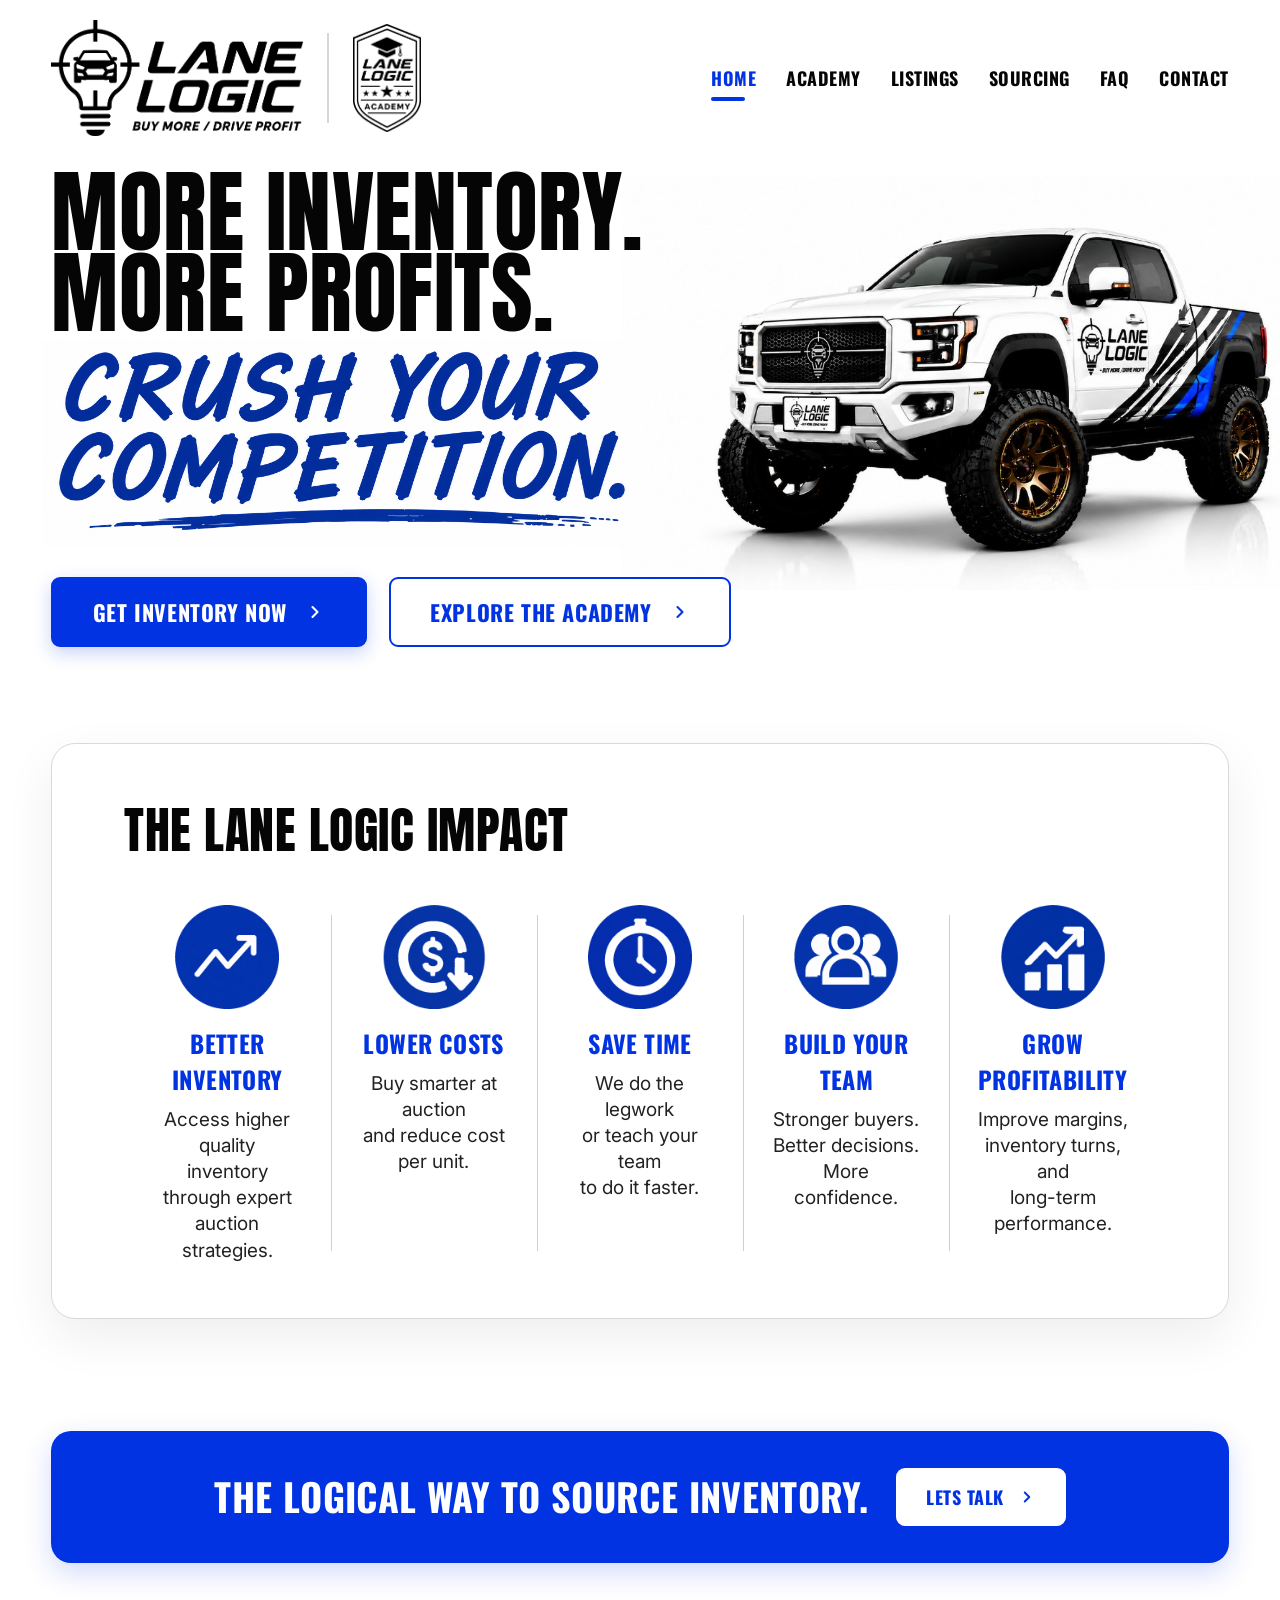
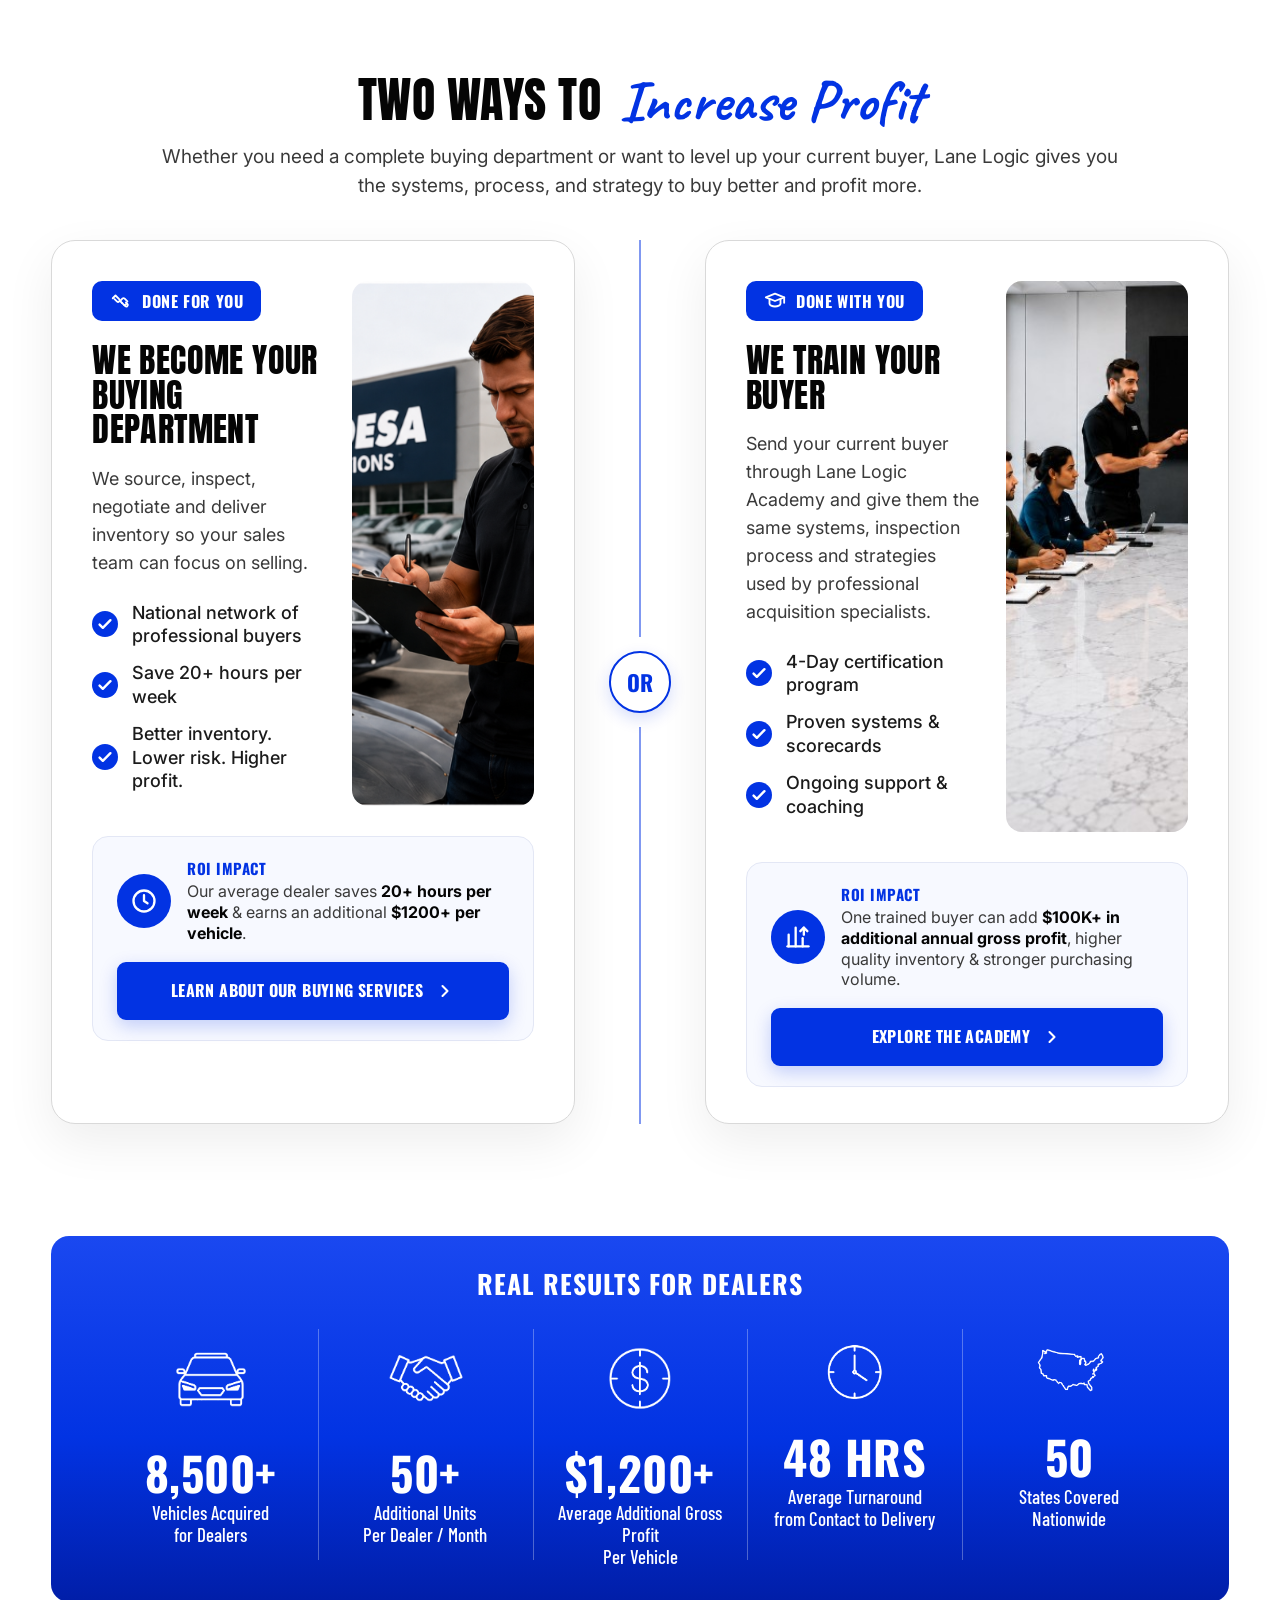
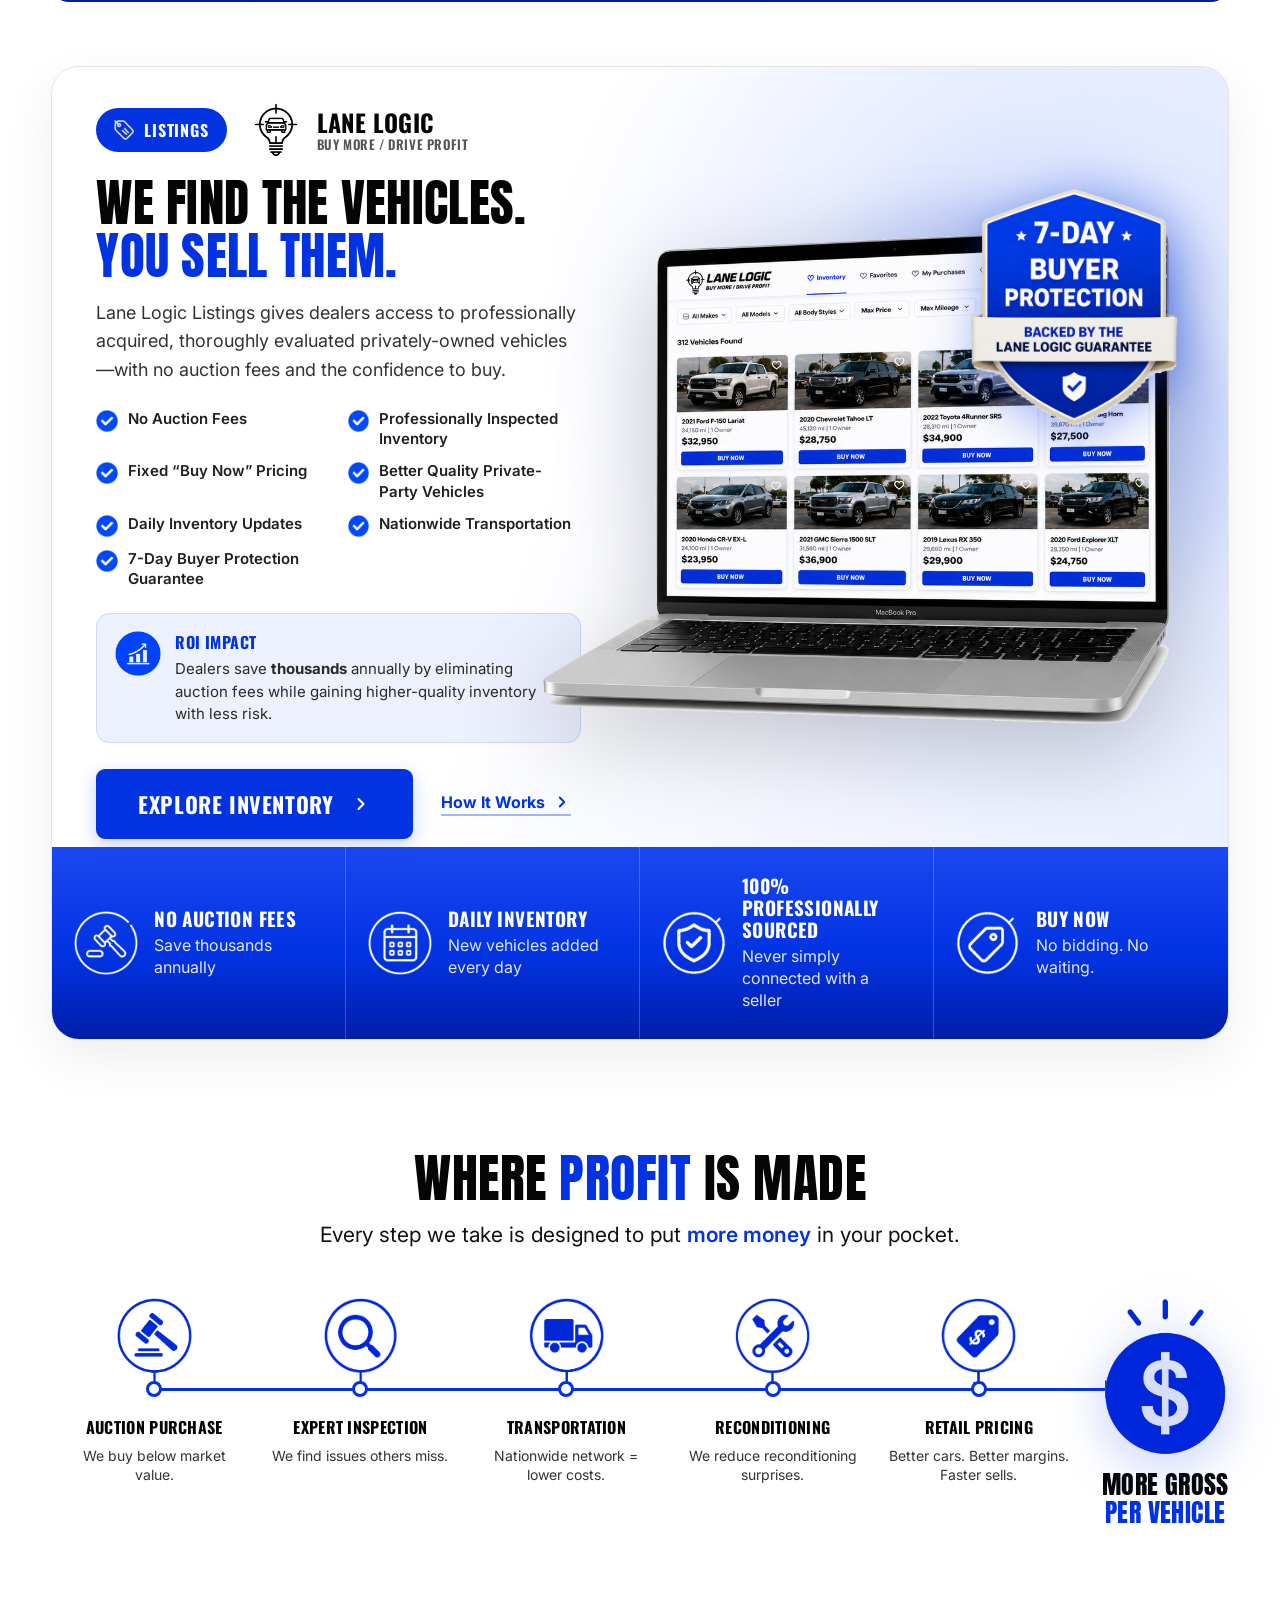
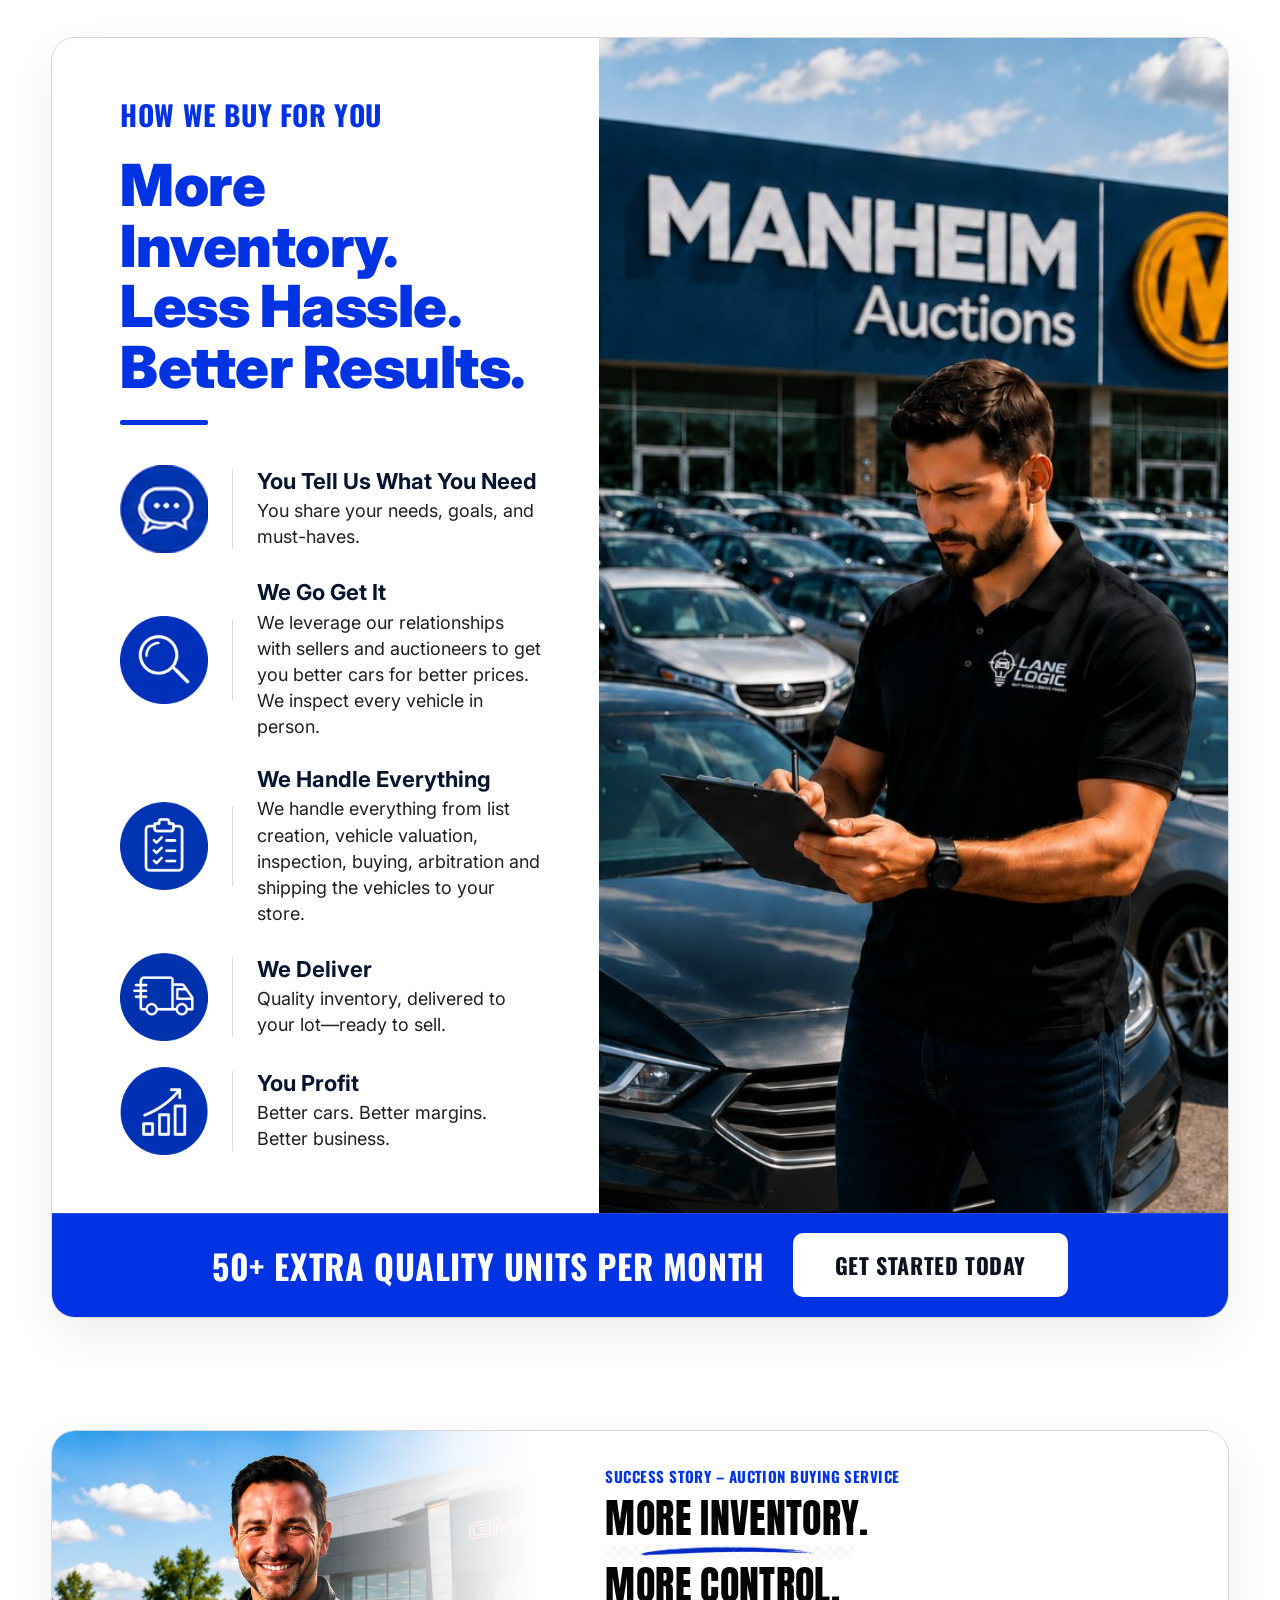
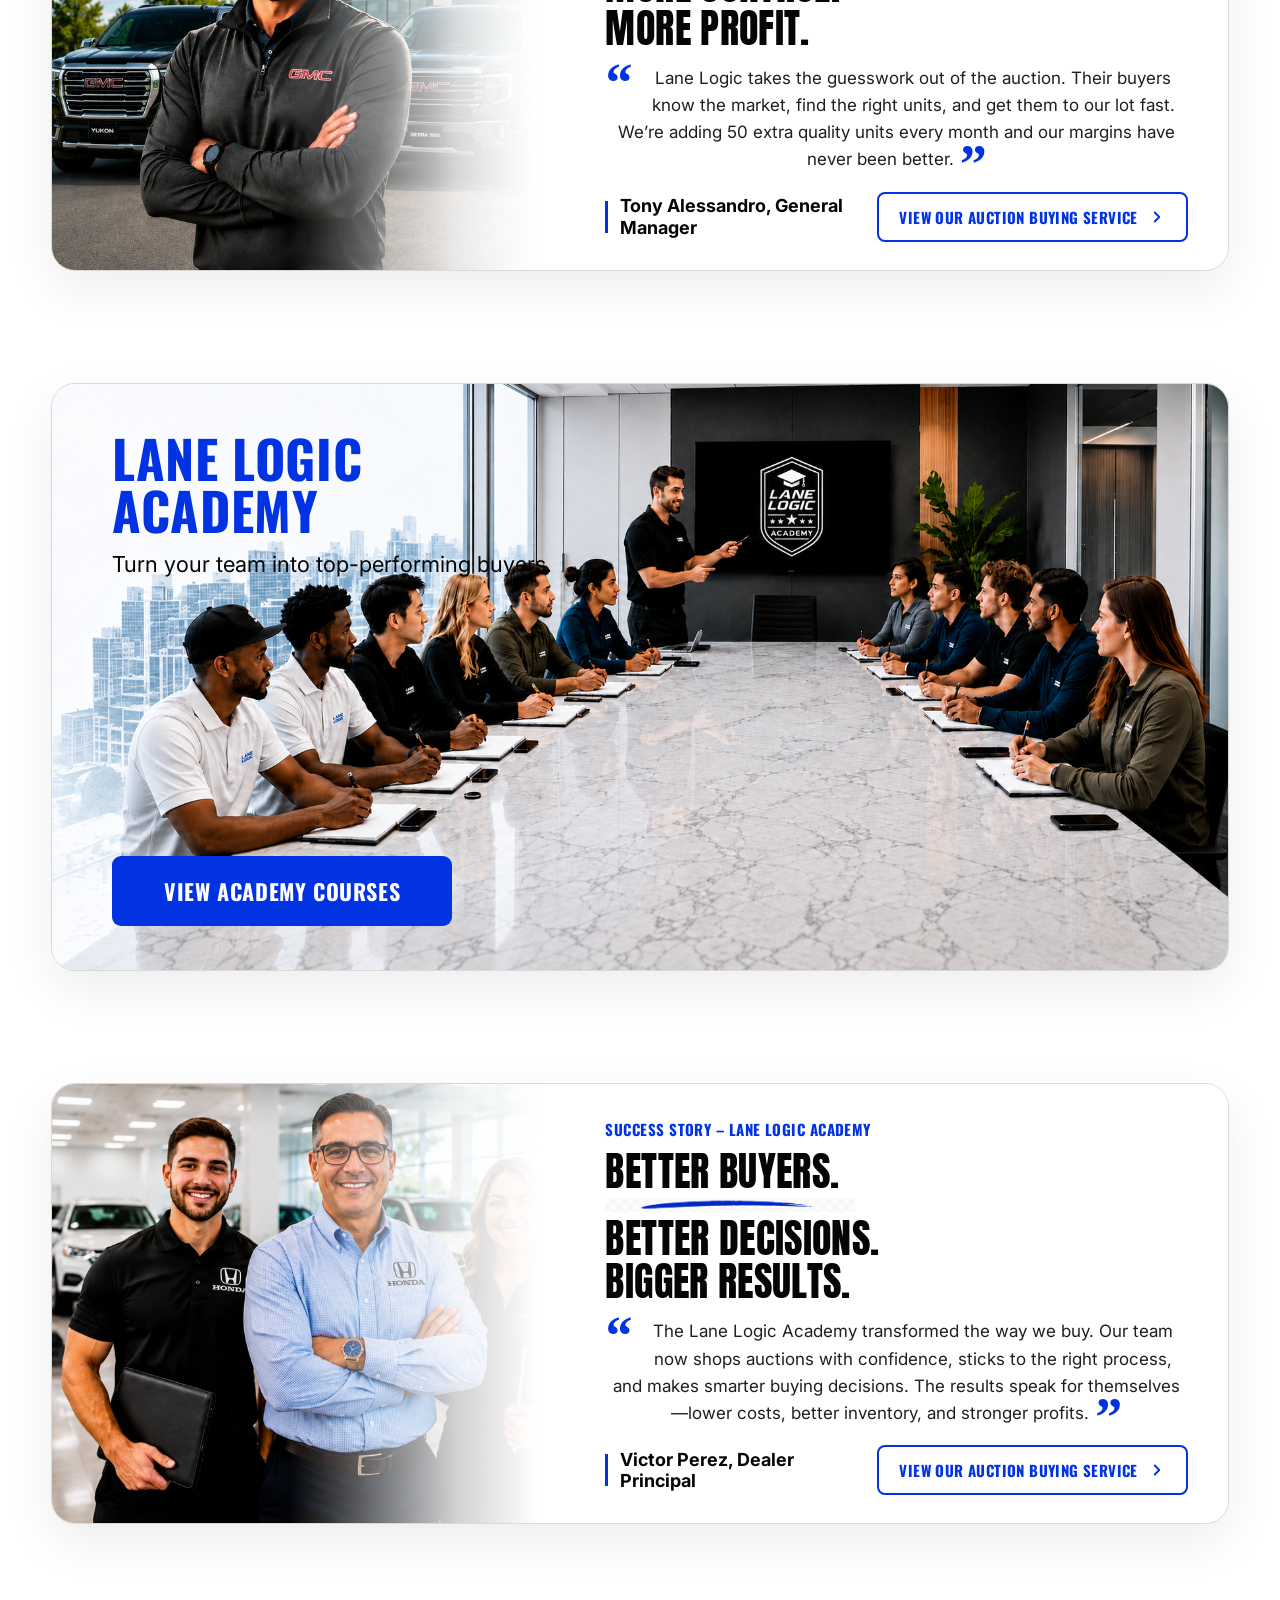
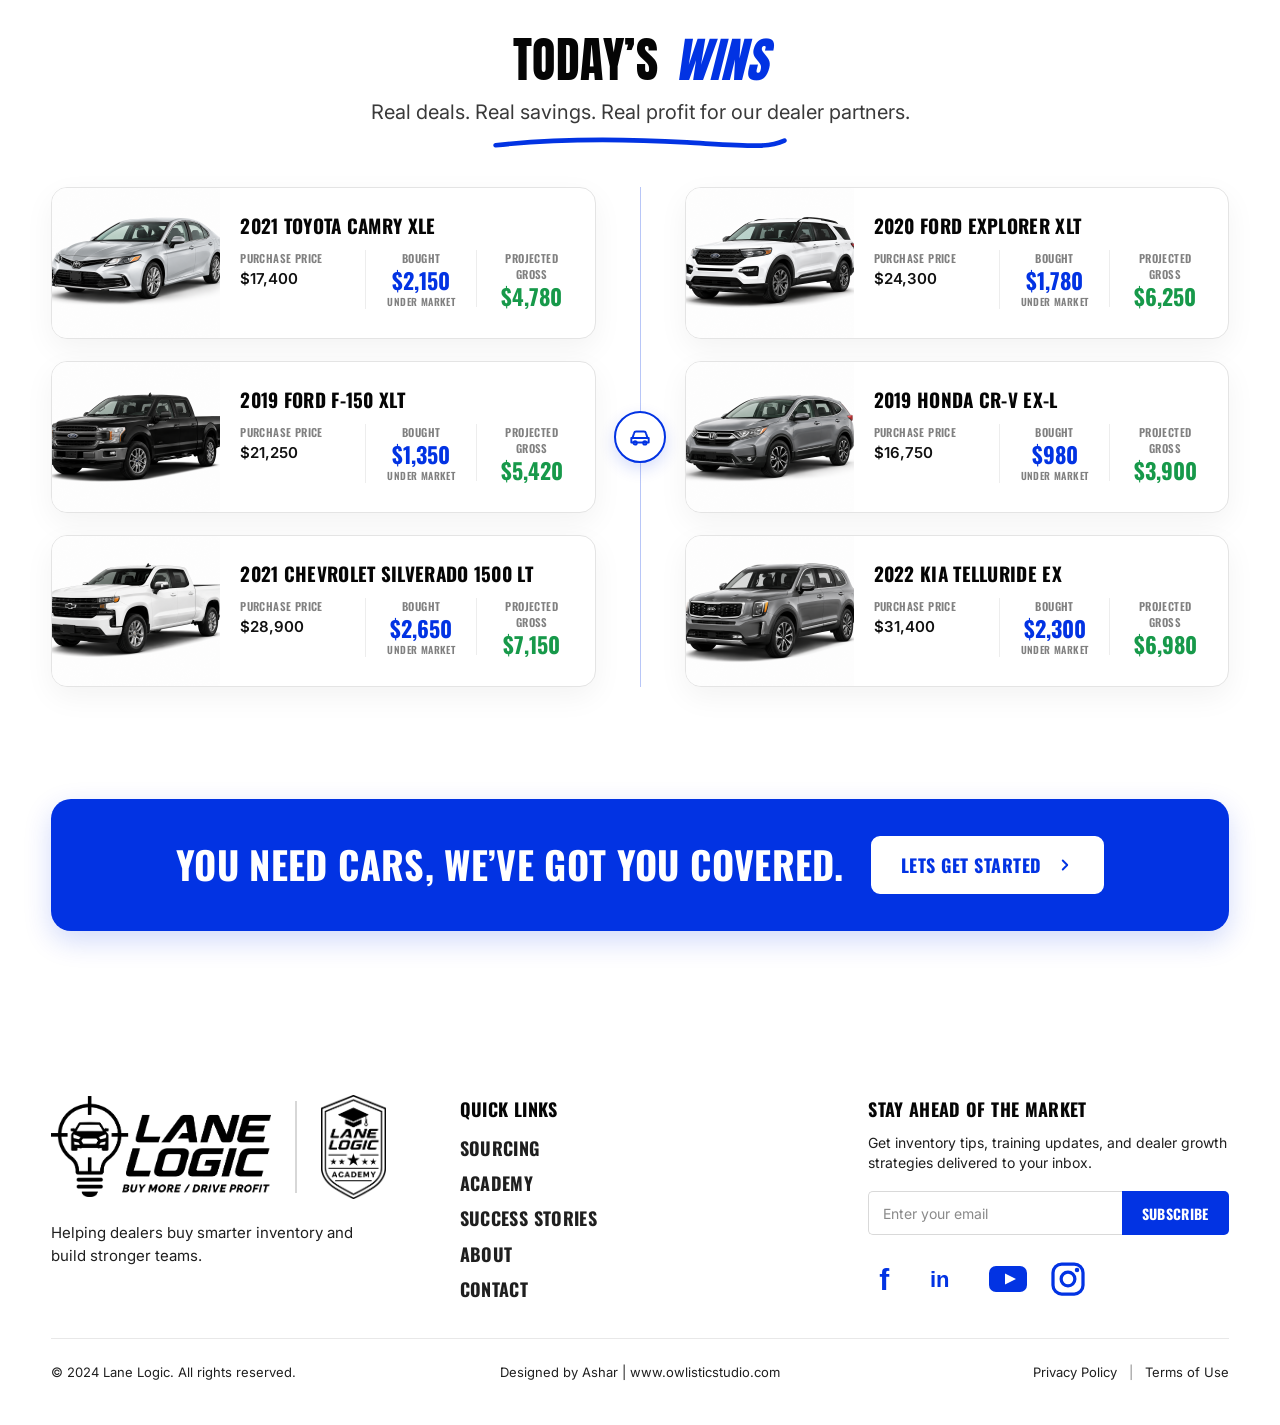
<file: index.html>
<!DOCTYPE html>
<html lang="en">
<head>
  <meta charset="UTF-8" />
  <meta name="viewport" content="width=device-width, initial-scale=1.0" />
  <title>Lane Logic — More Inventory. More Profits.</title>
  <link rel="preconnect" href="https://fonts.googleapis.com" />
  <link rel="preconnect" href="https://fonts.gstatic.com" crossorigin />
  <link
    href="https://fonts.googleapis.com/css2?family=Anton&family=Barlow+Condensed:wght@500;600;700&family=Bebas+Neue&family=Caveat:wght@600;700&family=Inter:wght@400;500;600;700;800;900&family=Oswald:wght@500;600;700&display=swap"
    rel="stylesheet"
  />
  <link rel="stylesheet" href="styles.css?v=36" />
  <link rel="stylesheet" href="mobile.css?v=13" />
</head>
<body>
  <div class="page">
    <!-- ============ HEADER ============ -->
    <header class="header">
      <div class="header__logos">
        <img class="header__main-logo" src="assets/Png%20File.png" alt="Lane Logic — Buy More / Drive Profit" />
        <span class="header__divider" aria-hidden="true"></span>
        <img class="header__academy-logo" src="assets/Png%20File%202.png" alt="Lane Logic Academy" />
      </div>
      <nav class="nav nav--desktop" aria-label="Primary">
        <a class="nav__link nav__link--active" href="index.html">HOME</a>
        <a class="nav__link" href="academy.html">ACADEMY</a>
        <a class="nav__link" href="listings.html">LISTINGS</a>
        <a class="nav__link" href="sourcing.html">SOURCING</a>
        <a class="nav__link" href="faq.html">FAQ</a>
        <a class="nav__link" href="contact.html">CONTACT</a>
      </nav>
      <button type="button" class="header__menu" aria-label="Open menu" aria-expanded="false" aria-controls="mobile-nav">
        <span class="header__menu-bar" aria-hidden="true"></span>
        <span class="header__menu-bar" aria-hidden="true"></span>
        <span class="header__menu-bar" aria-hidden="true"></span>
      </button>
    </header>
    <nav class="mobile-nav" id="mobile-nav" aria-label="Mobile" hidden>
        <a class="mobile-nav__link mobile-nav__link--active" href="index.html">HOME</a>
        <a class="mobile-nav__link" href="academy.html">ACADEMY</a>
        <a class="mobile-nav__link" href="listings.html">LISTINGS</a>
        <a class="mobile-nav__link" href="sourcing.html">SOURCING</a>
        <a class="mobile-nav__link" href="faq.html">FAQ</a>
        <a class="mobile-nav__link" href="contact.html">CONTACT</a>
    </nav>

    <!-- ============ HERO ============ -->
    <section class="hero">
      <div class="hero__left">
        <h1 class="hero__headline">
          MORE INVENTORY.<br />
          MORE PROFITS.
        </h1>
        <img class="hero__brush" src="assets/hero text.png" alt="Crush your competition." />
        <div class="hero__buttons">
          <a class="btn btn--solid" href="sourcing.html">
            GET INVENTORY NOW
            <svg class="btn__arrow" viewBox="0 0 24 24" aria-hidden="true"><path d="M9 6l6 6-6 6" fill="none" stroke="currentColor" stroke-width="2.5" stroke-linecap="round" stroke-linejoin="round"/></svg>
          </a>
          <a class="btn btn--outline" href="academy.html">
            EXPLORE THE ACADEMY
            <svg class="btn__arrow" viewBox="0 0 24 24" aria-hidden="true"><path d="M9 6l6 6-6 6" fill="none" stroke="currentColor" stroke-width="2.5" stroke-linecap="round" stroke-linejoin="round"/></svg>
          </a>
        </div>
      </div>

      <div class="hero__right">
        <img class="hero__truck" src="assets/hero-truck.png?v=4" alt="Lane Logic branded lifted pickup truck" />
      </div>
    </section>

    <!-- ============ THE LANE LOGIC IMPACT ============ -->
    <section class="impact">
      <div class="impact__card">
        <h2 class="impact__title">THE LANE LOGIC IMPACT</h2>
        <div class="impact__grid">
          <div class="impact__item">
            <img class="impact__icon" src="assets/impact/normalized/arrow.png" alt="" aria-hidden="true" />
            <h3 class="impact__heading">BETTER INVENTORY</h3>
            <p class="impact__text">
              Access higher quality<br />
              inventory through expert<br />
              auction strategies.
            </p>
          </div>
          <div class="impact__item">
            <img class="impact__icon" src="assets/impact/normalized/dollar.png" alt="" aria-hidden="true" />
            <h3 class="impact__heading">LOWER COSTS</h3>
            <p class="impact__text">
              Buy smarter at auction<br />
              and reduce cost<br />
              per unit.
            </p>
          </div>
          <div class="impact__item">
            <img class="impact__icon" src="assets/impact/normalized/time.png" alt="" aria-hidden="true" />
            <h3 class="impact__heading">SAVE TIME</h3>
            <p class="impact__text">
              We do the legwork<br />
              or teach your team<br />
              to do it faster.
            </p>
          </div>
          <div class="impact__item">
            <img class="impact__icon" src="assets/impact/normalized/people.png" alt="" aria-hidden="true" />
            <h3 class="impact__heading">BUILD YOUR TEAM</h3>
            <p class="impact__text">
              Stronger buyers.<br />
              Better decisions.<br />
              More confidence.
            </p>
          </div>
          <div class="impact__item">
            <img class="impact__icon" src="assets/impact/normalized/chart.png" alt="" aria-hidden="true" />
            <h3 class="impact__heading">GROW PROFITABILITY</h3>
            <p class="impact__text">
              Improve margins,<br />
              inventory turns, and<br />
              long-term performance.
            </p>
          </div>
        </div>
      </div>
    </section>

    <!-- ============ CTA STRIP (impact) ============ -->
    <section class="cta-strip desktop-only">
      <div class="cta-strip__inner">
        <p class="cta-strip__text">
          The Logical Way To Source Inventory.
        </p>
        <a class="cta-strip__btn" href="contact.html">
          Lets Talk
          <svg class="cta-strip__btn-arrow" viewBox="0 0 24 24" aria-hidden="true"><path d="M9 6l6 6-6 6" fill="none" stroke="currentColor" stroke-width="2.5" stroke-linecap="round" stroke-linejoin="round"/></svg>
        </a>
      </div>
    </section>

    <!-- ============ TWO WAYS TO INCREASE PROFIT ============ -->
    <section class="tw" aria-labelledby="tw-title">
      <div class="tw__head">
        <h2 class="tw__title" id="tw-title">
          <span class="tw__title-black">TWO WAYS TO</span>
          <span class="tw__title-brush">Increase Profit</span>
        </h2>
        <p class="tw__sub">
          Whether you need a complete buying department or want to level up your current buyer,
          Lane Logic gives you the systems, process, and strategy to buy better and profit more.
        </p>
      </div>

      <div class="tw__cards">
        <!-- LEFT CARD: DONE FOR YOU -->
        <article class="tw-card">
          <div class="tw-card__top">
            <div class="tw-card__content">
              <span class="tw-card__badge">
                <svg class="tw-card__badge-icon" viewBox="0 0 24 24" fill="none" stroke="currentColor" stroke-width="2" stroke-linecap="round" stroke-linejoin="round" aria-hidden="true"><path d="M11 12l2.5-2.5a1.8 1.8 0 0 1 2.5 0l3 3"/><path d="M3 9l3-3 4 4a1.8 1.8 0 0 1 0 2.5v0a1.8 1.8 0 0 1-2.5 0L5 10"/><path d="M13 14l2 2a1.7 1.7 0 0 0 2.4-2.4"/><path d="M15 16l1.6 1.6a1.7 1.7 0 0 0 2.4-2.4L18 14"/><path d="M11 12l2 2"/></svg>
                DONE FOR YOU
              </span>
              <h3 class="tw-card__heading">WE BECOME YOUR<br />BUYING DEPARTMENT</h3>
              <p class="tw-card__body">
                We source, inspect, negotiate and deliver inventory so your sales team can focus on selling.
              </p>
              <ul class="tw-card__list">
                <li>
                  <svg class="tw-card__check" viewBox="0 0 24 24" aria-hidden="true"><circle cx="12" cy="12" r="12" fill="currentColor"/><path d="M7 12.5l3 3 7-7" fill="none" stroke="#fff" stroke-width="2.2" stroke-linecap="round" stroke-linejoin="round"/></svg>
                  <span>National network of professional buyers</span>
                </li>
                <li>
                  <svg class="tw-card__check" viewBox="0 0 24 24" aria-hidden="true"><circle cx="12" cy="12" r="12" fill="currentColor"/><path d="M7 12.5l3 3 7-7" fill="none" stroke="#fff" stroke-width="2.2" stroke-linecap="round" stroke-linejoin="round"/></svg>
                  <span>Save 20+ hours per week</span>
                </li>
                <li>
                  <svg class="tw-card__check" viewBox="0 0 24 24" aria-hidden="true"><circle cx="12" cy="12" r="12" fill="currentColor"/><path d="M7 12.5l3 3 7-7" fill="none" stroke="#fff" stroke-width="2.2" stroke-linecap="round" stroke-linejoin="round"/></svg>
                  <span>Better inventory. Lower risk. Higher profit.</span>
                </li>
              </ul>
            </div>
            <div class="tw-card__media">
              <img src="assets/buy/adesa-buyer.png" alt="Lane Logic professional buyer inspecting inventory at an ADESA auction lot" />
            </div>
          </div>

          <div class="tw-card__roi">
            <div class="tw-card__roi-info">
              <span class="tw-card__roi-icon">
                <svg viewBox="0 0 24 24" fill="none" stroke="currentColor" stroke-width="2" stroke-linecap="round" stroke-linejoin="round" aria-hidden="true"><circle cx="12" cy="12" r="9"/><path d="M12 7v5l3 2"/></svg>
              </span>
              <div class="tw-card__roi-text">
                <span class="tw-card__roi-label">ROI IMPACT</span>
                <p class="tw-card__roi-copy">Our average dealer saves <strong>20+ hours per week</strong> &amp; earns an additional <strong>$1200+ per vehicle</strong>.</p>
              </div>
            </div>
            <a class="btn btn--solid tw-card__btn" href="sourcing.html">
              LEARN ABOUT OUR BUYING SERVICES
              <svg class="btn__arrow" viewBox="0 0 24 24" aria-hidden="true"><path d="M9 6l6 6-6 6" fill="none" stroke="currentColor" stroke-width="2.5" stroke-linecap="round" stroke-linejoin="round"/></svg>
            </a>
          </div>
        </article>

        <!-- OR DIVIDER -->
        <div class="tw__or" aria-hidden="true">
          <span class="tw__or-line"></span>
          <span class="tw__or-badge">OR</span>
          <span class="tw__or-line"></span>
        </div>

        <!-- RIGHT CARD: DONE WITH YOU -->
        <article class="tw-card">
          <div class="tw-card__top">
            <div class="tw-card__content">
              <span class="tw-card__badge">
                <svg class="tw-card__badge-icon" viewBox="0 0 24 24" fill="none" stroke="currentColor" stroke-width="2" stroke-linecap="round" stroke-linejoin="round" aria-hidden="true"><path d="M2 8l10-4 10 4-10 4L2 8z"/><path d="M6 10v5c0 1.5 2.7 3 6 3s6-1.5 6-3v-5"/><path d="M22 8v6"/></svg>
                DONE WITH YOU
              </span>
              <h3 class="tw-card__heading">WE TRAIN YOUR<br />BUYER</h3>
              <p class="tw-card__body">
                Send your current buyer through Lane Logic Academy and give them the same systems, inspection process and strategies used by professional acquisition specialists.
              </p>
              <ul class="tw-card__list">
                <li>
                  <svg class="tw-card__check" viewBox="0 0 24 24" aria-hidden="true"><circle cx="12" cy="12" r="12" fill="currentColor"/><path d="M7 12.5l3 3 7-7" fill="none" stroke="#fff" stroke-width="2.2" stroke-linecap="round" stroke-linejoin="round"/></svg>
                  <span>4-Day certification program</span>
                </li>
                <li>
                  <svg class="tw-card__check" viewBox="0 0 24 24" aria-hidden="true"><circle cx="12" cy="12" r="12" fill="currentColor"/><path d="M7 12.5l3 3 7-7" fill="none" stroke="#fff" stroke-width="2.2" stroke-linecap="round" stroke-linejoin="round"/></svg>
                  <span>Proven systems &amp; scorecards</span>
                </li>
                <li>
                  <svg class="tw-card__check" viewBox="0 0 24 24" aria-hidden="true"><circle cx="12" cy="12" r="12" fill="currentColor"/><path d="M7 12.5l3 3 7-7" fill="none" stroke="#fff" stroke-width="2.2" stroke-linecap="round" stroke-linejoin="round"/></svg>
                  <span>Ongoing support &amp; coaching</span>
                </li>
              </ul>
            </div>
            <div class="tw-card__media">
              <img src="assets/academy/banner.png" alt="Lane Logic Academy training session with a professional acquisition specialist" />
            </div>
          </div>

          <div class="tw-card__roi">
            <div class="tw-card__roi-info">
              <span class="tw-card__roi-icon">
                <svg viewBox="0 0 24 24" fill="none" stroke="currentColor" stroke-width="2" stroke-linecap="round" stroke-linejoin="round" aria-hidden="true"><path d="M4 20V10"/><path d="M10 20V4"/><path d="M16 20v-7"/><path d="M3 20h18"/><path d="M14 7l3-3 3 3"/><path d="M17 4v6"/></svg>
              </span>
              <div class="tw-card__roi-text">
                <span class="tw-card__roi-label">ROI IMPACT</span>
                <p class="tw-card__roi-copy">One trained buyer can add <strong>$100K+ in additional annual gross profit</strong>, higher quality inventory &amp; stronger purchasing volume.</p>
              </div>
            </div>
            <a class="btn btn--solid tw-card__btn" href="academy.html">
              EXPLORE THE ACADEMY
              <svg class="btn__arrow" viewBox="0 0 24 24" aria-hidden="true"><path d="M9 6l6 6-6 6" fill="none" stroke="currentColor" stroke-width="2.5" stroke-linecap="round" stroke-linejoin="round"/></svg>
            </a>
          </div>
        </article>
      </div>
    </section>

    <!-- ============ STATS STRIP ============ -->
    <section class="stats stats--home">
      <h2 class="stats__title">REAL RESULTS FOR DEALERS</h2>
      <div class="stats__grid">
        <div class="stat">
          <img class="stat__icon" src="assets/processed/car icon.png" alt="" aria-hidden="true" />
          <div class="stat__number">8,500+</div>
          <div class="stat__label">Vehicles Acquired<br />for Dealers</div>
        </div>
        <div class="stat">
          <img class="stat__icon" src="assets/processed/shake hand.png" alt="" aria-hidden="true" />
          <div class="stat__number">50+</div>
          <div class="stat__label">Additional Units<br />Per Dealer / Month</div>
        </div>
        <div class="stat">
          <img class="stat__icon" src="assets/processed/dollar.png" alt="" aria-hidden="true" />
          <div class="stat__number">$1,200+</div>
          <div class="stat__label">Average Additional Gross Profit<br />Per Vehicle</div>
        </div>
        <div class="stat">
          <img class="stat__icon" src="assets/processed/watch.png" alt="" aria-hidden="true" />
          <div class="stat__number">48 HRS</div>
          <div class="stat__label">Average Turnaround<br />from Contact to Delivery</div>
        </div>
        <div class="stat">
          <img class="stat__icon" src="assets/processed/map.png" alt="" aria-hidden="true" />
          <div class="stat__number">50</div>
          <div class="stat__label">States Covered<br />Nationwide</div>
        </div>
      </div>
    </section>

    <!-- ============ LANE LOGIC LISTINGS ============ -->
    <section class="hl-listings" aria-labelledby="hl-listings-title">
      <div class="hl-listings__panel">
        <div class="hl-listings__grid">
          <div class="hl-listings__copy">
            <div class="hl-listings__eyebrow-row">
              <span class="hl-listings__pill">
                <img class="hl-listings__pill-icon" src="assets/home-listings/icon-tag-blue.png" alt="" aria-hidden="true" />
                LISTINGS
              </span>
              <div class="hl-listings__brand">
                <img class="hl-listings__brand-mark" src="assets/home-listings/logo-mark.png?v=2" alt="" aria-hidden="true" />
                <div class="hl-listings__brand-text">
                  <span class="hl-listings__brand-name">LANE LOGIC</span>
                  <span class="hl-listings__brand-tag">BUY MORE / DRIVE PROFIT</span>
                </div>
              </div>
            </div>

            <h2 class="hl-listings__title" id="hl-listings-title">
              <span class="hl-listings__title-black">WE FIND THE VEHICLES.</span>
              <span class="hl-listings__title-blue">YOU SELL THEM.</span>
            </h2>

            <p class="hl-listings__body">
              Lane Logic Listings gives dealers access to professionally acquired, thoroughly evaluated privately-owned vehicles—with no auction fees and the confidence to buy.
            </p>

            <ul class="hl-listings__features">
              <li>
                <img src="assets/home-listings/icon-check.png" alt="" aria-hidden="true" />
                <span>No Auction Fees</span>
              </li>
              <li>
                <img src="assets/home-listings/icon-check.png" alt="" aria-hidden="true" />
                <span>Professionally Inspected Inventory</span>
              </li>
              <li>
                <img src="assets/home-listings/icon-check.png" alt="" aria-hidden="true" />
                <span>Fixed &ldquo;Buy Now&rdquo; Pricing</span>
              </li>
              <li>
                <img src="assets/home-listings/icon-check.png" alt="" aria-hidden="true" />
                <span>Better Quality Private-Party Vehicles</span>
              </li>
              <li>
                <img src="assets/home-listings/icon-check.png" alt="" aria-hidden="true" />
                <span>Daily Inventory Updates</span>
              </li>
              <li>
                <img src="assets/home-listings/icon-check.png" alt="" aria-hidden="true" />
                <span>Nationwide Transportation</span>
              </li>
              <li>
                <img src="assets/home-listings/icon-check.png" alt="" aria-hidden="true" />
                <span>7-Day Buyer Protection Guarantee</span>
              </li>
            </ul>

            <div class="hl-listings__roi">
              <img class="hl-listings__roi-icon" src="assets/home-listings/icon-roi.png" alt="" aria-hidden="true" />
              <p class="hl-listings__roi-text">
                <strong class="hl-listings__roi-label">ROI IMPACT</strong>
                Dealers save <strong>thousands</strong> annually by eliminating auction fees while gaining higher-quality inventory with less risk.
              </p>
            </div>

            <div class="hl-listings__actions">
              <a class="btn btn--solid hl-listings__cta" href="listings.html">
                EXPLORE INVENTORY
                <svg class="btn__arrow" viewBox="0 0 24 24" aria-hidden="true"><path d="M9 6l6 6-6 6" fill="none" stroke="currentColor" stroke-width="2.5" stroke-linecap="round" stroke-linejoin="round"/></svg>
              </a>
              <a class="hl-listings__link" href="listings.html">
                How It Works
                <svg viewBox="0 0 24 24" aria-hidden="true"><path d="M9 6l6 6-6 6" fill="none" stroke="currentColor" stroke-width="2.5" stroke-linecap="round" stroke-linejoin="round"/></svg>
              </a>
            </div>
          </div>

          <div class="hl-listings__media">
            <div class="hl-listings__glow" aria-hidden="true"></div>
            <div class="hl-listings__badge-glow" aria-hidden="true"></div>
            <img
              class="hl-listings__laptop"
              src="assets/home-listings/laptop-mockup.png?v=2"
              alt="Lane Logic Listings inventory platform on a laptop"
              loading="lazy"
              width="1448"
              height="1086"
            />
            <img
              class="hl-listings__badge"
              src="assets/home-listings/badge-7day.png?v=3"
              alt="7-Day Buyer Protection — Backed by the Lane Logic Guarantee"
              loading="lazy"
              width="320"
              height="320"
            />
          </div>
        </div>

        <div class="hl-listings__strip" aria-label="Listings benefits">
          <div class="hl-listings__strip-item">
            <img src="assets/home-listings/icon-gavel.png" alt="" aria-hidden="true" />
            <div>
              <p class="hl-listings__strip-title">NO AUCTION FEES</p>
              <p class="hl-listings__strip-sub">Save thousands annually</p>
            </div>
          </div>
          <div class="hl-listings__strip-item">
            <img src="assets/home-listings/icon-calendar.png" alt="" aria-hidden="true" />
            <div>
              <p class="hl-listings__strip-title">DAILY INVENTORY</p>
              <p class="hl-listings__strip-sub">New vehicles added every day</p>
            </div>
          </div>
          <div class="hl-listings__strip-item">
            <img src="assets/home-listings/icon-shield.png" alt="" aria-hidden="true" />
            <div>
              <p class="hl-listings__strip-title">100% PROFESSIONALLY SOURCED</p>
              <p class="hl-listings__strip-sub">Never simply connected with a seller</p>
            </div>
          </div>
          <div class="hl-listings__strip-item">
            <img src="assets/home-listings/icon-buy-tag.png" alt="" aria-hidden="true" />
            <div>
              <p class="hl-listings__strip-title">BUY NOW</p>
              <p class="hl-listings__strip-sub">No bidding. No waiting.</p>
            </div>
          </div>
        </div>
      </div>
    </section>

    <!-- ============ WHERE PROFIT IS MADE ============ -->
    <section class="wpm" aria-labelledby="wpm-title">
      <div class="wpm__head">
        <h2 class="wpm__title" id="wpm-title">
          <span class="wpm__k">WHERE</span> <span class="wpm__blue">PROFIT</span> <span class="wpm__k">IS MADE</span>
        </h2>
        <p class="wpm__sub">Every step we take is designed to put <span class="wpm__accent">more money</span> in your pocket.</p>
      </div>

      <div class="wpm__flow">
        <div class="wpm-steps">
          <div class="wpm-step">
            <span class="wpm-step__icon">
              <img src="assets/wpm/gavel.png" alt="" aria-hidden="true" />
            </span>
            <span class="wpm-step__node" aria-hidden="true"></span>
            <span class="wpm-step__label">Auction Purchase</span>
            <span class="wpm-step__desc">We buy below market value.</span>
          </div>

          <div class="wpm-step">
            <span class="wpm-step__icon">
              <img src="assets/wpm/search.png" alt="" aria-hidden="true" />
            </span>
            <span class="wpm-step__node" aria-hidden="true"></span>
            <span class="wpm-step__label">Expert Inspection</span>
            <span class="wpm-step__desc">We find issues others miss.</span>
          </div>

          <div class="wpm-step">
            <span class="wpm-step__icon">
              <img src="assets/wpm/truck.png" alt="" aria-hidden="true" />
            </span>
            <span class="wpm-step__node" aria-hidden="true"></span>
            <span class="wpm-step__label">Transportation</span>
            <span class="wpm-step__desc">Nationwide network = lower costs.</span>
          </div>

          <div class="wpm-step">
            <span class="wpm-step__icon">
              <img src="assets/wpm/tools.png" alt="" aria-hidden="true" />
            </span>
            <span class="wpm-step__node" aria-hidden="true"></span>
            <span class="wpm-step__label">Reconditioning</span>
            <span class="wpm-step__desc">We reduce reconditioning surprises.</span>
          </div>

          <div class="wpm-step">
            <span class="wpm-step__icon">
              <img src="assets/wpm/tag.png" alt="" aria-hidden="true" />
            </span>
            <span class="wpm-step__node" aria-hidden="true"></span>
            <span class="wpm-step__label">Retail Pricing</span>
            <span class="wpm-step__desc">Better cars. Better margins. Faster sells.</span>
          </div>
        </div>

        <div class="wpm-outcome">
          <span class="wpm-outcome__circle">
            <img src="assets/wpm/outcome.png" alt="" aria-hidden="true" />
          </span>
          <span class="wpm-outcome__text">
            <strong>More Gross</strong>
            <em>Per Vehicle</em>
          </span>
        </div>
      </div>
    </section>

    <!-- ============ HOW WE BUY FOR YOU ============ -->
    <section class="buy desktop-only">
      <div class="buy__card">
        <div class="buy__body">
        <div class="buy__left">
          <p class="buy__eyebrow">HOW WE BUY FOR YOU</p>
          <h2 class="buy__headline">
            More Inventory.<br />
            Less Hassle.<br />
            Better Results.
          </h2>
          <span class="buy__rule" aria-hidden="true"></span>

          <div class="buy__rows">
            <div class="buy__row">
              <span class="buy__row-icon-slot">
                <img class="buy__row-icon" src="assets/buy/processed/chat.png" alt="" aria-hidden="true" />
              </span>
              <span class="buy__row-divider" aria-hidden="true"></span>
              <div class="buy__row-text">
                <h3 class="buy__row-title">You Tell Us What You Need</h3>
                <p class="buy__row-body">You share your needs, goals, and must-haves.</p>
              </div>
            </div>
            <div class="buy__row">
              <span class="buy__row-icon-slot">
                <img class="buy__row-icon" src="assets/buy/processed/search.png" alt="" aria-hidden="true" />
              </span>
              <span class="buy__row-divider" aria-hidden="true"></span>
              <div class="buy__row-text">
                <h3 class="buy__row-title">We Go Get It</h3>
                <p class="buy__row-body">
                  We leverage our relationships with sellers and auctioneers to get you better cars for better prices. We inspect every vehicle in person.
                </p>
              </div>
            </div>
            <div class="buy__row">
              <span class="buy__row-icon-slot">
                <img class="buy__row-icon" src="assets/buy/processed/checklist.png" alt="" aria-hidden="true" />
              </span>
              <span class="buy__row-divider" aria-hidden="true"></span>
              <div class="buy__row-text">
                <h3 class="buy__row-title">We Handle Everything</h3>
                <p class="buy__row-body">
                  We handle everything from list creation, vehicle valuation, inspection, buying, arbitration and shipping the vehicles to your store.
                </p>
              </div>
            </div>
            <div class="buy__row">
              <span class="buy__row-icon-slot">
                <img class="buy__row-icon" src="assets/buy/processed/van.png" alt="" aria-hidden="true" />
              </span>
              <span class="buy__row-divider" aria-hidden="true"></span>
              <div class="buy__row-text">
                <h3 class="buy__row-title">We Deliver</h3>
                <p class="buy__row-body">Quality inventory, delivered to your lot&mdash;ready to sell.</p>
              </div>
            </div>
            <div class="buy__row">
              <span class="buy__row-icon-slot">
                <img class="buy__row-icon" src="assets/buy/processed/your-profit.png" alt="" aria-hidden="true" />
              </span>
              <span class="buy__row-divider" aria-hidden="true"></span>
              <div class="buy__row-text">
                <h3 class="buy__row-title">You Profit</h3>
                <p class="buy__row-body">Better cars. Better margins. Better business.</p>
              </div>
            </div>
          </div>
        </div>

        <div class="buy__right">
          <div class="buy__photo-wrap">
            <img
              class="buy__photo"
              src="assets/buy/auction-photo.png"
              alt="Lane Logic buyer inspecting inventory at a Manheim auction lot"
            />
          </div>
        </div>
        </div>
        <div class="buy__strip">
          <p class="buy__strip-text">50+ Extra Quality Units Per Month</p>
          <a class="buy__strip-btn" href="contact.html">GET STARTED TODAY</a>
        </div>
      </div>
    </section>

    <!-- ============ HOW WE BUY FOR YOU (mobile) ============ -->
    <section class="buy-mobile mobile-only" aria-label="How we buy for you">
      <div class="buy-mobile__hero">
        <p class="buy__eyebrow">HOW WE BUY FOR YOU</p>
        <h2 class="buy__headline">
          More Inventory.<br />
          Less Hassle.<br />
          Better Results.
        </h2>
        <div class="buy-mobile__image-wrap">
          <img
            class="buy-mobile__photo"
            src="assets/buy/auction-photo.png"
            alt="Lane Logic buyer inspecting inventory at a Manheim auction lot"
          />
        </div>
        <div class="buy-mobile__actions">
          <a class="btn btn--solid" href="contact.html">GET MORE INVENTORY NOW</a>
          <a class="btn btn--outline" href="sourcing.html">HOW IT WORKS</a>
        </div>
      </div>

      <section class="m-stats-card">
        <h2 class="m-stats-card__title">REAL RESULTS FOR DEALERS</h2>
        <div class="m-stats-card__list">
          <div class="m-stats-card__item">
            <img class="m-stats-card__icon" src="assets/processed/car%20icon.png" alt="" aria-hidden="true" />
            <div class="m-stats-card__copy"><strong>8,500+</strong><span>Vehicles Acquired for Dealers</span></div>
          </div>
          <div class="m-stats-card__item">
            <img class="m-stats-card__icon" src="assets/processed/shake%20hand.png" alt="" aria-hidden="true" />
            <div class="m-stats-card__copy"><strong>50+</strong><span>Additional Units Per Dealer / Month</span></div>
          </div>
          <div class="m-stats-card__item">
            <img class="m-stats-card__icon" src="assets/processed/dollar.png" alt="" aria-hidden="true" />
            <div class="m-stats-card__copy"><strong>$1,200+</strong><span>Average Additional Gross Profit Per Vehicle</span></div>
          </div>
          <div class="m-stats-card__item">
            <img class="m-stats-card__icon" src="assets/processed/watch.png" alt="" aria-hidden="true" />
            <div class="m-stats-card__copy"><strong>48 HRS</strong><span>Average Turnaround from Contact to Delivery</span></div>
          </div>
          <div class="m-stats-card__item">
            <img class="m-stats-card__icon" src="assets/processed/map.png" alt="" aria-hidden="true" />
            <div class="m-stats-card__copy"><strong>50</strong><span>States Covered Nationwide</span></div>
          </div>
        </div>
      </section>
    </section>

    <!-- ============ SUCCESS STORY 1 ============ -->
    <section class="stories">
      <div class="stories__list">
        <article class="story-card">
          <div class="story-card__media">
            <img
              class="story-card__photo"
              src="assets/testimonial/story-dealer.jpg"
              alt="Tony Alessandro, General Manager"
            />
          </div>
          <div class="story-card__body">
            <div class="story-card__content">
              <p class="story-card__label">SUCCESS STORY &ndash; AUCTION BUYING SERVICE</p>
              <h2 class="story-card__title">
                <span class="story-card__title-block">
                  <span class="story-card__title-line">MORE INVENTORY.</span>
                  <img class="story-card__brush" src="assets/testimonial/pattern-line.png" alt="" aria-hidden="true" />
                </span>
                <span class="story-card__title-line">MORE CONTROL.</span>
                <span class="story-card__title-line">MORE PROFIT.</span>
              </h2>
              <blockquote class="story-card__quote">
                <span class="story-card__quote-mark story-card__quote-mark--open" aria-hidden="true">&ldquo;</span>
                Lane Logic takes the guesswork out of the auction. Their buyers know the market, find the right units, and get them to our lot fast. We&rsquo;re adding 50 extra quality units every month and our margins have never been better.
                <span class="story-card__quote-mark story-card__quote-mark--close" aria-hidden="true">&rdquo;</span>
              </blockquote>
            </div>
            <div class="story-card__footer">
              <p class="story-card__author">
                <span class="story-card__author-bar" aria-hidden="true"></span>
                Tony Alessandro, General Manager
              </p>
              <a class="story-card__btn" href="sourcing.html">
                VIEW OUR AUCTION BUYING SERVICE
                <svg class="story-card__btn-arrow" viewBox="0 0 24 24" aria-hidden="true"><path d="M9 6l6 6-6 6" fill="none" stroke="currentColor" stroke-width="2.5" stroke-linecap="round" stroke-linejoin="round"/></svg>
              </a>
            </div>
          </div>
        </article>
      </div>
    </section>

    <!-- ============ LANE LOGIC ACADEMY ============ -->
    <section class="academy desktop-only">
      <div class="academy__card">
        <img
          class="academy__bg"
          src="assets/Lane%20logic%20academy.png"
          alt=""
          aria-hidden="true"
        />
        <div class="academy__content">
          <div class="academy__top">
            <h2 class="academy__title">LANE LOGIC ACADEMY</h2>
            <p class="academy__sub">Turn your team into top-performing buyers.</p>
          </div>
          <a class="academy__btn" href="academy.html">VIEW ACADEMY COURSES</a>
        </div>
      </div>
    </section>

    <!-- ============ LANE LOGIC ACADEMY (mobile) ============ -->
    <section class="academy-mobile mobile-only" aria-label="Lane Logic Academy">
      <div class="academy-mobile__hero">
        <h2 class="m-hero__headline">TRAIN BETTER BUYERS.<br />BUY BETTER CARS.</h2>
        <div class="academy-mobile__image-wrap">
          <img
            class="academy-mobile__image"
            src="assets/academy/banner.png"
            alt="Lane Logic Academy training session"
          />
        </div>
        <p class="m-hero__text">
          Lane Logic Academy turns your team into confident, top-performing buyers who make smarter decisions and drive more gross.
        </p>
        <div class="academy-mobile__actions">
          <a class="btn btn--solid" href="contact.html">TRAIN MY TEAM</a>
          <a class="btn btn--outline" href="academy.html">ACADEMY OVERVIEW</a>
        </div>
      </div>

      <section class="m-stats-card">
        <h2 class="m-stats-card__title">REAL RESULTS FROM BETTER BUYERS</h2>
        <div class="m-stats-card__list">
          <div class="m-stats-card__item">
            <img class="m-stats-card__icon" src="assets/impact/normalized/chart.png" alt="" aria-hidden="true" />
            <div class="m-stats-card__copy"><strong>Higher Gross</strong><span>Better cars. Better margins.</span></div>
          </div>
          <div class="m-stats-card__item">
            <img class="m-stats-card__icon" src="assets/impact/normalized/dollar.png" alt="" aria-hidden="true" />
            <div class="m-stats-card__copy"><strong>Fewer Mistakes</strong><span>Avoid costly buys and surprises.</span></div>
          </div>
          <div class="m-stats-card__item">
            <img class="m-stats-card__icon" src="assets/impact/normalized/arrow.png" alt="" aria-hidden="true" />
            <div class="m-stats-card__copy"><strong>Stronger Profits</strong><span>Buy right. Sell right. Every time.</span></div>
          </div>
          <div class="m-stats-card__item">
            <img class="m-stats-card__icon" src="assets/impact/normalized/time.png" alt="" aria-hidden="true" />
            <div class="m-stats-card__copy"><strong>More Confidence</strong><span>Your team will know what to chase.</span></div>
          </div>
          <div class="m-stats-card__item">
            <img class="m-stats-card__icon" src="assets/impact/normalized/people.png" alt="" aria-hidden="true" />
            <div class="m-stats-card__copy"><strong>Build A Team</strong><span>Create buyers who perform at every lane.</span></div>
          </div>
        </div>
      </section>
    </section>

    <!-- ============ SUCCESS STORY 2 ============ -->
    <section class="stories">
      <div class="stories__list">
        <article class="story-card">
          <div class="story-card__media">
            <img
              class="story-card__photo"
              src="assets/testimonial/story-team.jpg"
              alt="Victor Perez, Dealer Principal"
            />
          </div>
          <div class="story-card__body">
            <div class="story-card__content">
              <p class="story-card__label">SUCCESS STORY &ndash; LANE LOGIC ACADEMY</p>
              <h2 class="story-card__title">
                <span class="story-card__title-block">
                  <span class="story-card__title-line">BETTER BUYERS.</span>
                  <img class="story-card__brush" src="assets/testimonial/pattern-line.png" alt="" aria-hidden="true" />
                </span>
                <span class="story-card__title-line">BETTER DECISIONS.</span>
                <span class="story-card__title-line">BIGGER RESULTS.</span>
              </h2>
              <blockquote class="story-card__quote">
                <span class="story-card__quote-mark story-card__quote-mark--open" aria-hidden="true">&ldquo;</span>
                The Lane Logic Academy transformed the way we buy. Our team now shops auctions with confidence, sticks to the right process, and makes smarter buying decisions. The results speak for themselves&mdash;lower costs, better inventory, and stronger profits.
                <span class="story-card__quote-mark story-card__quote-mark--close" aria-hidden="true">&rdquo;</span>
              </blockquote>
            </div>
            <div class="story-card__footer">
              <p class="story-card__author">
                <span class="story-card__author-bar" aria-hidden="true"></span>
                Victor Perez, Dealer Principal
              </p>
              <a class="story-card__btn" href="sourcing.html">
                VIEW OUR AUCTION BUYING SERVICE
                <svg class="story-card__btn-arrow" viewBox="0 0 24 24" aria-hidden="true"><path d="M9 6l6 6-6 6" fill="none" stroke="currentColor" stroke-width="2.5" stroke-linecap="round" stroke-linejoin="round"/></svg>
              </a>
            </div>
          </div>
        </article>
      </div>
    </section>

    <!-- ============ TODAY'S WINS ============ -->
    <section class="wins" aria-labelledby="wins-title">
      <div class="wins__head">
        <h2 class="wins__title" id="wins-title">
          <span class="wins__title-black">TODAY&rsquo;S</span>
          <span class="wins__title-blue">WINS</span>
        </h2>
        <p class="wins__sub">Real deals. Real savings. Real profit for our dealer partners.</p>
        <svg class="wins__brush" viewBox="0 0 320 20" fill="none" aria-hidden="true">
          <path d="M6 12 C 70 5, 140 5, 210 9 S 296 15, 314 7" stroke="#0233E3" stroke-width="5" stroke-linecap="round" />
        </svg>
      </div>

      <div class="wins__grid">
        <div class="wins__col">
          <article class="win-card">
            <div class="win-card__media"><img src="assets/wins/camry.png?v=2" alt="2021 TOYOTA CAMRY XLE" /></div>
            <div class="win-card__body">
              <h3 class="win-card__name">2021 TOYOTA CAMRY XLE</h3>
              <div class="win-card__stats">
                <div class="win-stat win-stat--price">
                  <span class="win-stat__label">Purchase Price</span>
                  <span class="win-stat__price">$17,400</span>
                </div>
                <div class="win-stat win-stat--bought">
                  <span class="win-stat__head">Bought</span>
                  <span class="win-stat__value win-stat__value--blue">$2,150</span>
                  <span class="win-stat__sub">Under Market</span>
                </div>
                <div class="win-stat win-stat--gross">
                  <span class="win-stat__head">Projected Gross</span>
                  <span class="win-stat__value win-stat__value--green">$4,780</span>
                </div>
              </div>
            </div>
          </article>

          <article class="win-card">
            <div class="win-card__media"><img src="assets/wins/f150.png?v=2" alt="2019 FORD F-150 XLT" /></div>
            <div class="win-card__body">
              <h3 class="win-card__name">2019 FORD F-150 XLT</h3>
              <div class="win-card__stats">
                <div class="win-stat win-stat--price">
                  <span class="win-stat__label">Purchase Price</span>
                  <span class="win-stat__price">$21,250</span>
                </div>
                <div class="win-stat win-stat--bought">
                  <span class="win-stat__head">Bought</span>
                  <span class="win-stat__value win-stat__value--blue">$1,350</span>
                  <span class="win-stat__sub">Under Market</span>
                </div>
                <div class="win-stat win-stat--gross">
                  <span class="win-stat__head">Projected Gross</span>
                  <span class="win-stat__value win-stat__value--green">$5,420</span>
                </div>
              </div>
            </div>
          </article>

          <article class="win-card">
            <div class="win-card__media"><img src="assets/wins/silverado.png?v=2" alt="2021 CHEVROLET SILVERADO 1500 LT" /></div>
            <div class="win-card__body">
              <h3 class="win-card__name">2021 CHEVROLET SILVERADO 1500 LT</h3>
              <div class="win-card__stats">
                <div class="win-stat win-stat--price">
                  <span class="win-stat__label">Purchase Price</span>
                  <span class="win-stat__price">$28,900</span>
                </div>
                <div class="win-stat win-stat--bought">
                  <span class="win-stat__head">Bought</span>
                  <span class="win-stat__value win-stat__value--blue">$2,650</span>
                  <span class="win-stat__sub">Under Market</span>
                </div>
                <div class="win-stat win-stat--gross">
                  <span class="win-stat__head">Projected Gross</span>
                  <span class="win-stat__value win-stat__value--green">$7,150</span>
                </div>
              </div>
            </div>
          </article>
        </div>

        <div class="wins__divider" aria-hidden="true">
          <span class="wins__divider-badge">
            <svg viewBox="0 0 24 24" fill="none" stroke="currentColor" stroke-width="1.8" stroke-linecap="round" stroke-linejoin="round"><path d="M5 13l1.5-4.5A2 2 0 0 1 8.4 7h7.2a2 2 0 0 1 1.9 1.5L19 13" /><path d="M4 13h16v4H4z" /><circle cx="7.5" cy="17.5" r="1.5" /><circle cx="16.5" cy="17.5" r="1.5" /></svg>
          </span>
        </div>

        <div class="wins__col">
          <article class="win-card">
            <div class="win-card__media"><img src="assets/wins/explorer.png?v=2" alt="2020 FORD EXPLORER XLT" /></div>
            <div class="win-card__body">
              <h3 class="win-card__name">2020 FORD EXPLORER XLT</h3>
              <div class="win-card__stats">
                <div class="win-stat win-stat--price">
                  <span class="win-stat__label">Purchase Price</span>
                  <span class="win-stat__price">$24,300</span>
                </div>
                <div class="win-stat win-stat--bought">
                  <span class="win-stat__head">Bought</span>
                  <span class="win-stat__value win-stat__value--blue">$1,780</span>
                  <span class="win-stat__sub">Under Market</span>
                </div>
                <div class="win-stat win-stat--gross">
                  <span class="win-stat__head">Projected Gross</span>
                  <span class="win-stat__value win-stat__value--green">$6,250</span>
                </div>
              </div>
            </div>
          </article>

          <article class="win-card">
            <div class="win-card__media"><img src="assets/wins/crv.png?v=2" alt="2019 HONDA CR-V EX-L" /></div>
            <div class="win-card__body">
              <h3 class="win-card__name">2019 HONDA CR-V EX-L</h3>
              <div class="win-card__stats">
                <div class="win-stat win-stat--price">
                  <span class="win-stat__label">Purchase Price</span>
                  <span class="win-stat__price">$16,750</span>
                </div>
                <div class="win-stat win-stat--bought">
                  <span class="win-stat__head">Bought</span>
                  <span class="win-stat__value win-stat__value--blue">$980</span>
                  <span class="win-stat__sub">Under Market</span>
                </div>
                <div class="win-stat win-stat--gross">
                  <span class="win-stat__head">Projected Gross</span>
                  <span class="win-stat__value win-stat__value--green">$3,900</span>
                </div>
              </div>
            </div>
          </article>

          <article class="win-card">
            <div class="win-card__media"><img src="assets/wins/telluride.png?v=2" alt="2022 KIA TELLURIDE EX" /></div>
            <div class="win-card__body">
              <h3 class="win-card__name">2022 KIA TELLURIDE EX</h3>
              <div class="win-card__stats">
                <div class="win-stat win-stat--price">
                  <span class="win-stat__label">Purchase Price</span>
                  <span class="win-stat__price">$31,400</span>
                </div>
                <div class="win-stat win-stat--bought">
                  <span class="win-stat__head">Bought</span>
                  <span class="win-stat__value win-stat__value--blue">$2,300</span>
                  <span class="win-stat__sub">Under Market</span>
                </div>
                <div class="win-stat win-stat--gross">
                  <span class="win-stat__head">Projected Gross</span>
                  <span class="win-stat__value win-stat__value--green">$6,980</span>
                </div>
              </div>
            </div>
          </article>
        </div>
      </div>
    </section>

    <!-- ============ CTA STRIP ============ -->
    <section class="cta-strip desktop-only">
      <div class="cta-strip__inner">
        <p class="cta-strip__text">
          You Need Cars, We&rsquo;ve Got You Covered.
        </p>
        <a class="cta-strip__btn" href="contact.html">
          Lets get started
          <svg class="cta-strip__btn-arrow" viewBox="0 0 24 24" aria-hidden="true"><path d="M9 6l6 6-6 6" fill="none" stroke="currentColor" stroke-width="2.5" stroke-linecap="round" stroke-linejoin="round"/></svg>
        </a>
      </div>
    </section>

    <!-- ============ CONTACT CTA (mobile) ============ -->
    <section class="contact-mobile mobile-only" aria-label="Contact Lane Logic">
      <div class="contact-mobile__hero">
        <h2 class="m-hero__headline">LET&rsquo;S TALK.</h2>
        <p class="contact-mobile__text">
          Whether you need inventory now or want to build a stronger buying team, we&rsquo;re here to help.
        </p>
        <p class="contact-mobile__text">
          Reach out today and let&rsquo;s put a winning strategy in motion for your dealership.
        </p>

        <div class="contact-mobile__visual">
          <div class="contact-mobile__benefits">
            <div class="contact-mobile__benefit">
              <img class="contact-mobile__benefit-icon" src="assets/buy/processed/search.png" alt="" aria-hidden="true" />
              <p class="contact-mobile__benefit-text">More Inventory.<br />Better Quality.</p>
            </div>
            <div class="contact-mobile__benefit">
              <img class="contact-mobile__benefit-icon" src="assets/impact/normalized/dollar.png" alt="" aria-hidden="true" />
              <p class="contact-mobile__benefit-text">Better Buying.<br />Higher Profits.</p>
            </div>
            <div class="contact-mobile__benefit">
              <img class="contact-mobile__benefit-icon" src="assets/impact/normalized/people.png" alt="" aria-hidden="true" />
              <p class="contact-mobile__benefit-text">Real Partners.<br />Real Results.</p>
            </div>
          </div>

          <img
            class="contact-mobile__image"
            src="assets/contact/team-call.png?v=3"
            alt="Lane Logic team member on a headset"
          />
        </div>
      </div>

      <section class="m-form">
        <h2 class="m-form__title">Send Us a Message</h2>
        <img class="m-form__brush" src="assets/testimonial/pattern-line.png" alt="" aria-hidden="true" />
        <form action="#" method="post">
          <div class="m-form__grid">
            <div class="m-form__field">
              <label class="m-form__label" for="home-first-name">First Name</label>
              <input class="m-form__input" id="home-first-name" name="first_name" type="text" autocomplete="given-name" />
            </div>
            <div class="m-form__field">
              <label class="m-form__label" for="home-last-name">Last Name</label>
              <input class="m-form__input" id="home-last-name" name="last_name" type="text" autocomplete="family-name" />
            </div>
            <div class="m-form__field m-form__field--full">
              <label class="m-form__label" for="home-dealership">Dealership Name</label>
              <input class="m-form__input" id="home-dealership" name="dealership" type="text" />
            </div>
            <div class="m-form__field">
              <label class="m-form__label" for="home-email">Email Address</label>
              <input class="m-form__input" id="home-email" name="email" type="email" autocomplete="email" />
            </div>
            <div class="m-form__field">
              <label class="m-form__label" for="home-phone">Phone Number</label>
              <input class="m-form__input" id="home-phone" name="phone" type="tel" autocomplete="tel" />
            </div>
            <div class="m-form__field m-form__field--full">
              <label class="m-form__label" for="home-help">How can we help you?</label>
              <select class="m-form__select" id="home-help" name="help">
                <option value="">Select an option</option>
                <option value="inventory">I need more inventory</option>
                <option value="academy">I want Academy training</option>
                <option value="both">Both sourcing and training</option>
                <option value="other">Something else</option>
              </select>
            </div>
            <div class="m-form__field m-form__field--full">
              <label class="m-form__label" for="home-message">Message</label>
              <textarea class="m-form__textarea" id="home-message" name="message"></textarea>
            </div>
          </div>
          <button class="btn btn--solid m-form__submit" type="submit">SEND MESSAGE</button>
          <p class="m-form__note">We&rsquo;ll get back to you within 1 business day.</p>
        </form>
      </section>
    </section>

    <!-- ============ WAYS TO CONNECT (mobile) ============ -->
    <section class="connect-mobile mobile-only" aria-label="Ways to connect">
      <div class="m-connect">
        <h2 class="m-connect__title">WAYS TO CONNECT</h2>
        <img class="m-connect__brush" src="assets/testimonial/pattern-line.png" alt="" aria-hidden="true" />
        <p class="m-connect__intro">
          We make it easy to reach the right people who can help your dealership succeed.
        </p>

        <div class="m-connect-block">
          <div class="m-connect-block__icon" aria-hidden="true">
            <svg viewBox="0 0 24 24" fill="none" stroke="currentColor" stroke-width="2" stroke-linecap="round" stroke-linejoin="round"><path d="M22 16.92v3a2 2 0 0 1-2.18 2 19.79 19.79 0 0 1-8.63-3.07 19.5 19.5 0 0 1-6-6 19.79 19.79 0 0 1-3.07-8.67A2 2 0 0 1 4.11 2h3a2 2 0 0 1 2 1.72c.127.96.361 1.903.7 2.81a2 2 0 0 1-.45 2.11L8.09 9.91a16 16 0 0 0 6 6l1.27-1.27a2 2 0 0 1 2.11-.45c.907.339 1.85.573 2.81.7A2 2 0 0 1 22 16.92z"/></svg>
          </div>
          <div>
            <h3 class="m-connect-block__title">Call Us</h3>
            <p class="m-connect-block__main"><a href="tel:+18885263544">(888) 526-3544</a></p>
            <p class="m-connect-block__sub">Mon &ndash; Fri: 8:00 AM &ndash; 6:00 PM EST</p>
          </div>
        </div>

        <div class="m-connect-block">
          <div class="m-connect-block__icon" aria-hidden="true">
            <svg viewBox="0 0 24 24" fill="none" stroke="currentColor" stroke-width="2" stroke-linecap="round" stroke-linejoin="round"><rect x="2" y="4" width="20" height="16" rx="2"/><path d="m22 7-8.97 5.7a1.94 1.94 0 0 1-2.06 0L2 7"/></svg>
          </div>
          <div>
            <h3 class="m-connect-block__title">Email Us</h3>
            <p class="m-connect-block__main"><a href="mailto:info@lanelogic.com">info@lanelogic.com</a></p>
            <p class="m-connect-block__sub">We respond within 1 business day</p>
          </div>
        </div>
      </div>

      <section class="m-team-card">
        <h2 class="m-team-card__title">Who You&rsquo;ll Hear From</h2>
        <span class="m-team-card__dash" aria-hidden="true"></span>
        <p class="m-team-card__text">
          Our team is made up of automotive veterans who have been in your shoes. When you reach out, you&rsquo;ll talk to people who understand your challenges and know exactly how to help.
        </p>
        <div class="m-team-card__image-wrap">
          <img class="m-team-card__image" src="assets/contact/team-hear-from.png?v=1" alt="Lane Logic team outside the office" />
        </div>
      </section>
    </section>

    <!-- ============ FOOTER ============ -->
    <footer class="site-footer">
      <div class="site-footer__main">
        <div class="site-footer__brand">
          <div class="site-footer__logos">
            <img
              class="site-footer__main-logo"
              src="assets/Png%20File.png"
              alt="Lane Logic — Buy More / Drive Profit"
            />
            <span class="site-footer__divider" aria-hidden="true"></span>
            <img
              class="site-footer__academy-logo"
              src="assets/Png%20File%202.png"
              alt="Lane Logic Academy"
            />
          </div>
          <p class="site-footer__tagline">
            Helping dealers buy smarter inventory and build stronger teams.
          </p>
        </div>

        <nav class="site-footer__nav-col" aria-label="Footer navigation">
          <h3 class="site-footer__heading">Quick Links</h3>
          <ul class="site-footer__links">
            <li><a href="sourcing.html">Sourcing</a></li>
            <li><a href="academy.html">Academy</a></li>
            <li><a href="success-stories.html">Success Stories</a></li>
            <li><a href="about.html">About</a></li>
            <li><a href="contact.html">Contact</a></li>
          </ul>
        </nav>

        <div class="site-footer__newsletter">
          <h3 class="site-footer__heading">Stay Ahead of the Market</h3>
          <p class="site-footer__newsletter-text">
            Get inventory tips, training updates, and dealer growth strategies delivered to your inbox.
          </p>
          <form class="site-footer__form" action="#" method="post">
            <input
              class="site-footer__input"
              type="email"
              name="email"
              placeholder="Enter your email"
              aria-label="Enter your email"
            />
            <button class="site-footer__subscribe" type="submit">SUBSCRIBE</button>
          </form>
          <div class="site-footer__social" aria-label="Social media">
            <a class="site-footer__social-link" href="#" aria-label="Facebook">
              <svg class="site-footer__social-icon" viewBox="0 0 32 32" aria-hidden="true">
                <text x="9" y="25" fill="currentColor" font-family="Arial, Helvetica, sans-serif" font-size="24" font-weight="700">f</text>
              </svg>
            </a>
            <a class="site-footer__social-link" href="#" aria-label="LinkedIn">
              <svg class="site-footer__social-icon" viewBox="0 0 40 32" aria-hidden="true">
                <text x="2" y="24" fill="currentColor" font-family="Arial, Helvetica, sans-serif" font-size="22" font-weight="700">in</text>
              </svg>
            </a>
            <a class="site-footer__social-link" href="#" aria-label="YouTube">
              <svg class="site-footer__social-icon" viewBox="0 0 40 28" aria-hidden="true">
                <rect x="1" y="1" width="38" height="26" rx="7" fill="currentColor" />
                <path d="M17 8.5L28 14L17 19.5V8.5Z" fill="#FFFFFF" />
              </svg>
            </a>
            <a class="site-footer__social-link" href="#" aria-label="Instagram">
              <svg class="site-footer__social-icon" viewBox="0 0 32 32" aria-hidden="true">
                <rect x="4" y="4" width="24" height="24" rx="7" fill="none" stroke="currentColor" stroke-width="2.6" />
                <circle cx="16" cy="16" r="5.5" fill="none" stroke="currentColor" stroke-width="2.6" />
                <circle cx="23.2" cy="8.8" r="1.8" fill="currentColor" />
              </svg>
            </a>
          </div>
        </div>
      </div>

      <div class="site-footer__legal">
        <p class="site-footer__copyright">&copy; 2024 Lane Logic. All rights reserved.</p>
        <p class="site-footer__credit">
          Designed by Ashar |
          <a href="https://www.owlisticstudio.com" target="_blank" rel="noopener noreferrer">www.owlisticstudio.com</a>
        </p>
        <p class="site-footer__policies">
          <a href="#">Privacy Policy</a>
          <span aria-hidden="true">|</span>
          <a href="#">Terms of Use</a>
        </p>
      </div>

    </footer>
  </div>
  <script src="mobile.js"></script>
</body>
</html>
</file>
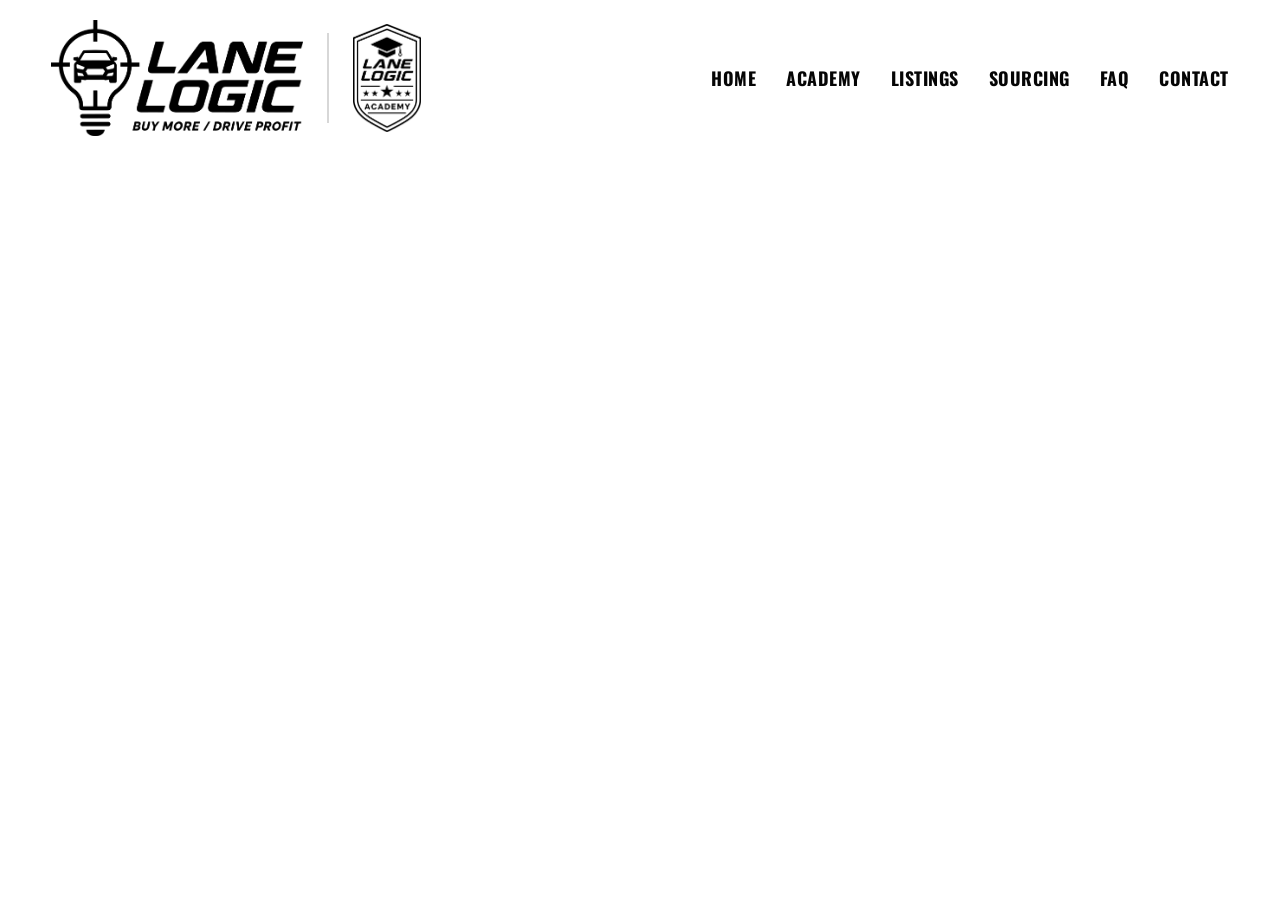
<file: about.html>
<!DOCTYPE html>
<html lang="en">
<head>
  <meta charset="UTF-8" />
  <meta name="viewport" content="width=device-width, initial-scale=1.0" />
  <title>About — Lane Logic</title>
  <link rel="preconnect" href="https://fonts.googleapis.com" />
  <link rel="preconnect" href="https://fonts.gstatic.com" crossorigin />
  <link href="https://fonts.googleapis.com/css2?family=Anton&family=Barlow+Condensed:wght@500;600;700&family=Bebas+Neue&family=Caveat:wght@600;700&family=Inter:wght@400;500;600;700;800;900&family=Oswald:wght@500;600;700&display=swap" rel="stylesheet" />
  <link rel="stylesheet" href="styles.css" />
  <link rel="stylesheet" href="mobile.css" />
</head>
<body>
  <div class="page">
    <header class="header">
      <div class="header__logos">
        <img class="header__main-logo" src="assets/Png%20File.png" alt="Lane Logic — Buy More / Drive Profit" />
        <span class="header__divider" aria-hidden="true"></span>
        <img class="header__academy-logo" src="assets/Png%20File%202.png" alt="Lane Logic Academy" />
      </div>
      <nav class="nav nav--desktop" aria-label="Primary">
        <a class="nav__link" href="index.html">HOME</a>
        <a class="nav__link" href="academy.html">ACADEMY</a>
        <a class="nav__link" href="listings.html">LISTINGS</a>
        <a class="nav__link" href="sourcing.html">SOURCING</a>
        <a class="nav__link" href="faq.html">FAQ</a>
        <a class="nav__link" href="contact.html">CONTACT</a>
      </nav>
      <button type="button" class="header__menu" aria-label="Open menu" aria-expanded="false" aria-controls="mobile-nav">
        <span class="header__menu-bar" aria-hidden="true"></span>
        <span class="header__menu-bar" aria-hidden="true"></span>
        <span class="header__menu-bar" aria-hidden="true"></span>
      </button>
    </header>
    <nav class="mobile-nav" id="mobile-nav" aria-label="Mobile" hidden>
        <a class="mobile-nav__link" href="index.html">HOME</a>
        <a class="mobile-nav__link" href="academy.html">ACADEMY</a>
        <a class="mobile-nav__link" href="listings.html">LISTINGS</a>
        <a class="mobile-nav__link" href="sourcing.html">SOURCING</a>
        <a class="mobile-nav__link" href="faq.html">FAQ</a>
        <a class="mobile-nav__link" href="contact.html">CONTACT</a>
    </nav>

    <main class="m-page">
      <section class="m-hero m-hero--dark">
        <h1 class="m-hero__headline">BUILT BY CAR PEOPLE.<br />FOR CAR PEOPLE.</h1>
        <p class="m-brush-line m-brush-line--light">Better buying starts here.</p>
        <img class="m-hero__image" src="assets/ChatGPT%20Image%20Jun%2021,%202026,%2012_42_13%20PM.png" alt="Lane Logic leadership team" />
        <div class="m-hero__actions">
          <a class="btn btn--solid" href="contact.html">MEET OUR TEAM</a>
        </div>
      </section>

      <section class="m-story">
        <p class="m-story__eyebrow">Our Story</p>
        <h2 class="m-story__headline">WE SPENT DECADES BUYING CARS.</h2>
        <p class="m-brush-line">Then we built a better way.</p>
        <p class="m-story__text">
          Lane Logic was built by operators who have lived the auction lane&mdash;the pressure, the margin math, and the need for the right cars at the right price. We created a system that helps dealers win with better inventory, stronger buyers, and a partner who understands the business from the ground up.
        </p>
      </section>
    </main>

    <footer class="m-footer">
      <div class="m-footer__logos">
        <img class="m-footer__main-logo" src="assets/Png%20File.png" alt="Lane Logic" />
        <span class="m-footer__divider" aria-hidden="true"></span>
        <img class="m-footer__academy-logo" src="assets/Png%20File%202.png" alt="Lane Logic Academy" />
      </div>
      <p class="m-footer__tagline">Helping dealers buy smarter inventory and build stronger teams.</p>
      <nav class="m-footer__links" aria-label="Footer navigation">
        <a href="sourcing.html">Sourcing</a>
        <a href="academy.html">Academy</a>
        <a href="success-stories.html">Success Stories</a>
        <a href="about.html">About</a>
        <a href="contact.html">Contact</a>
      </nav>
      <p class="m-footer__copy">&copy; 2024 Lane Logic. All rights reserved.</p>
    </footer>
  </div>
  <script src="mobile.js"></script>
</body>
</html>
</file>
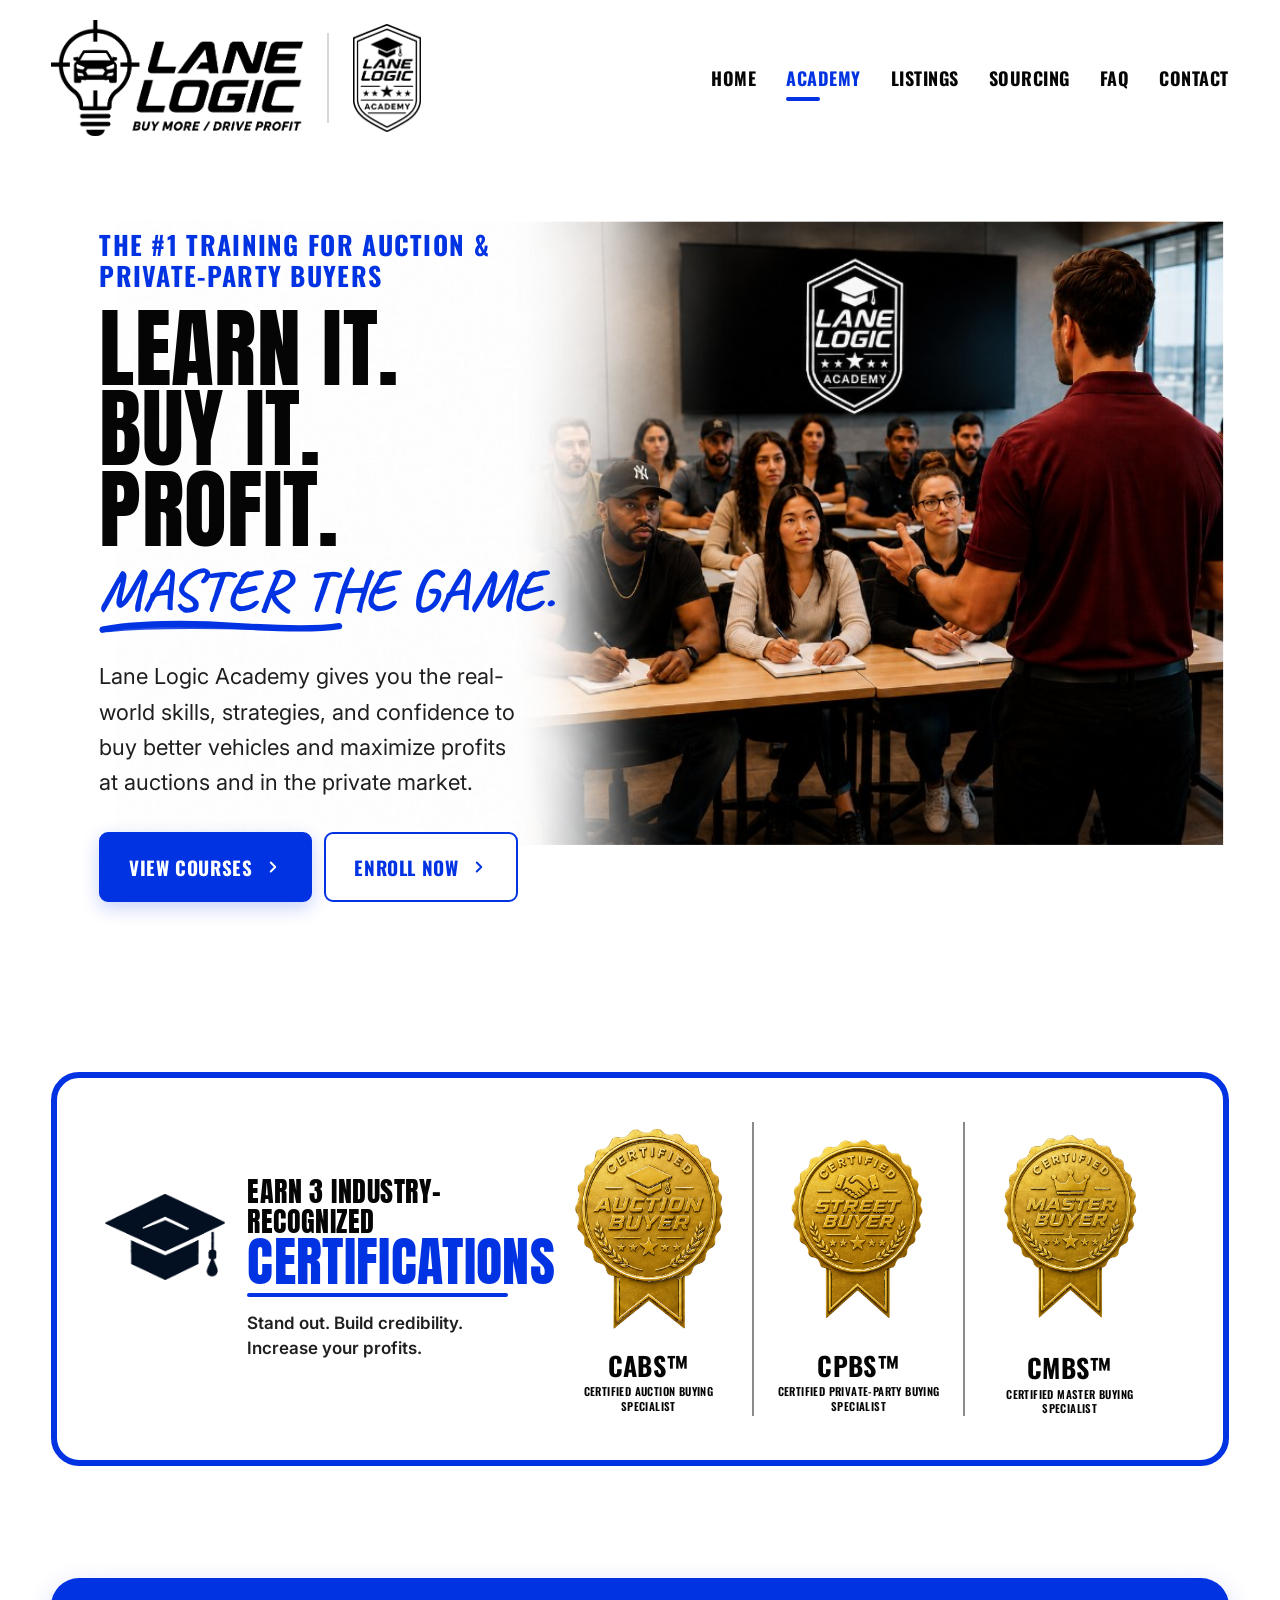
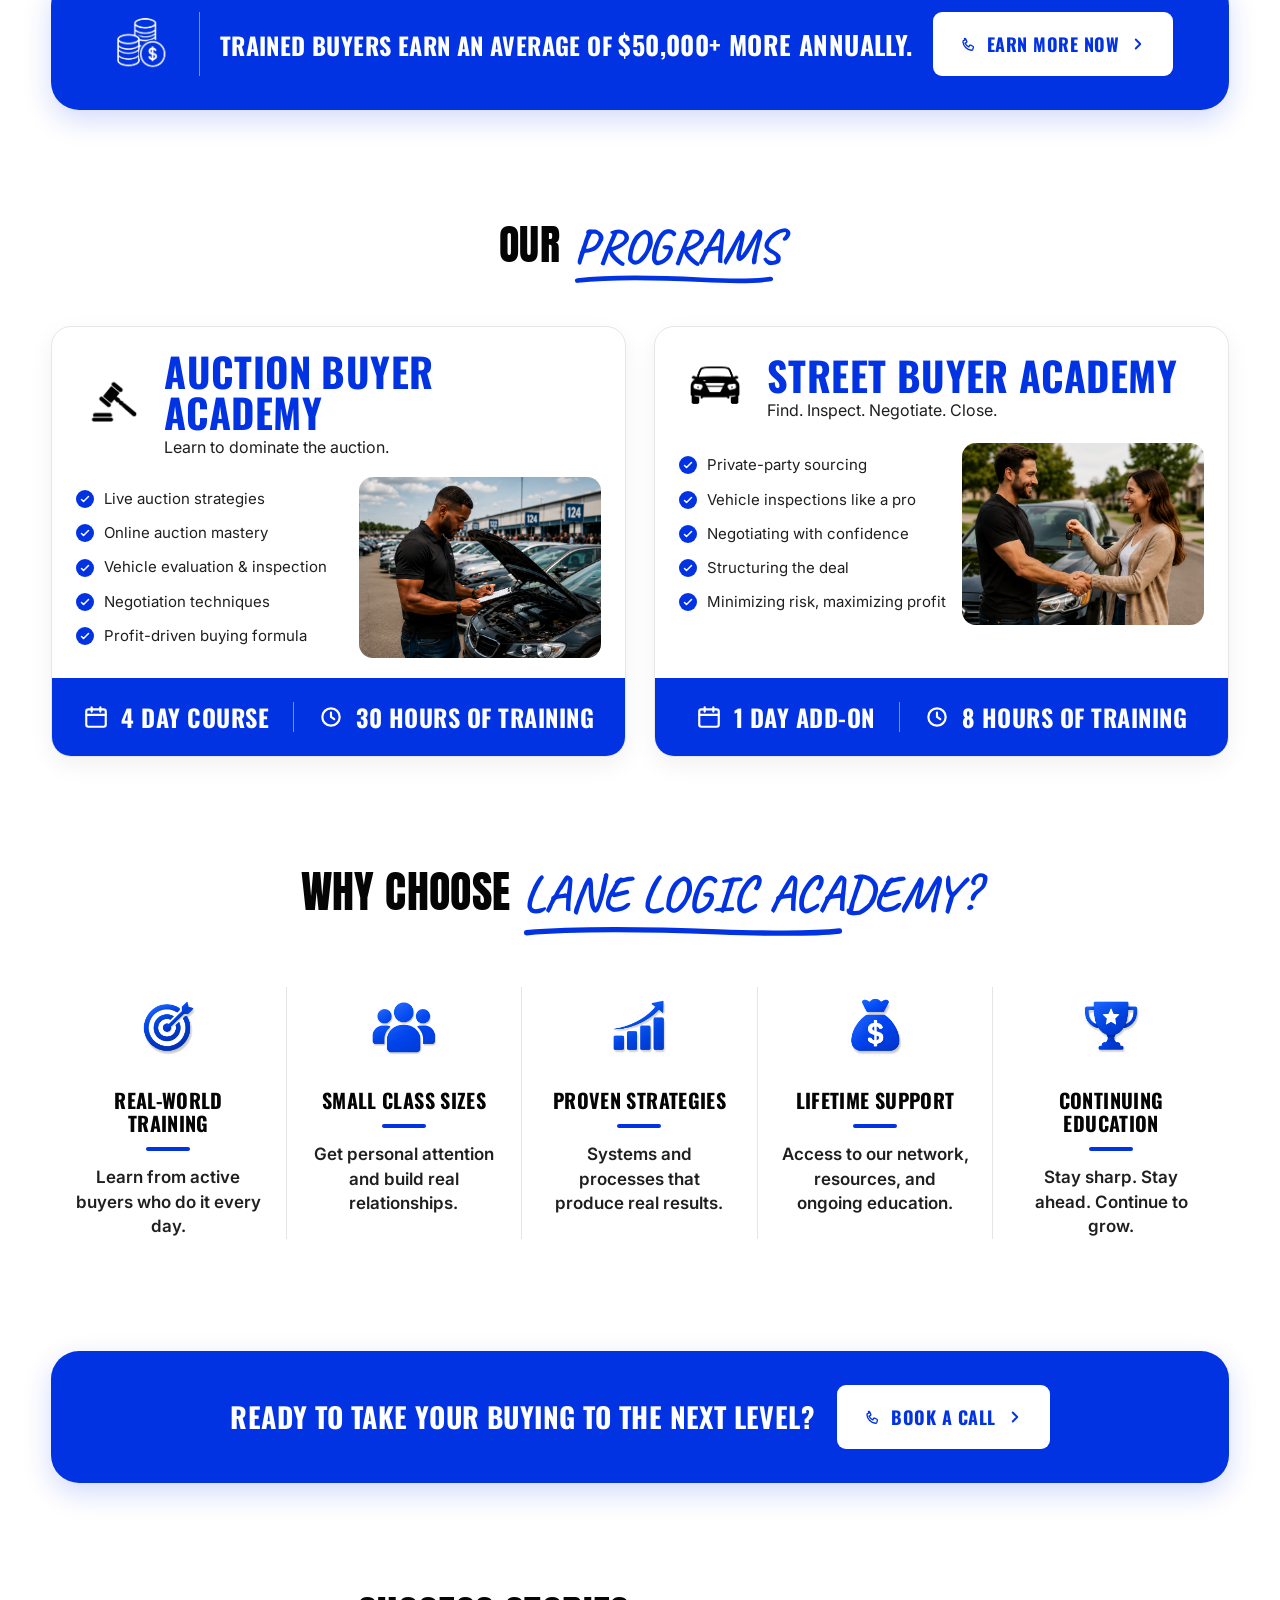
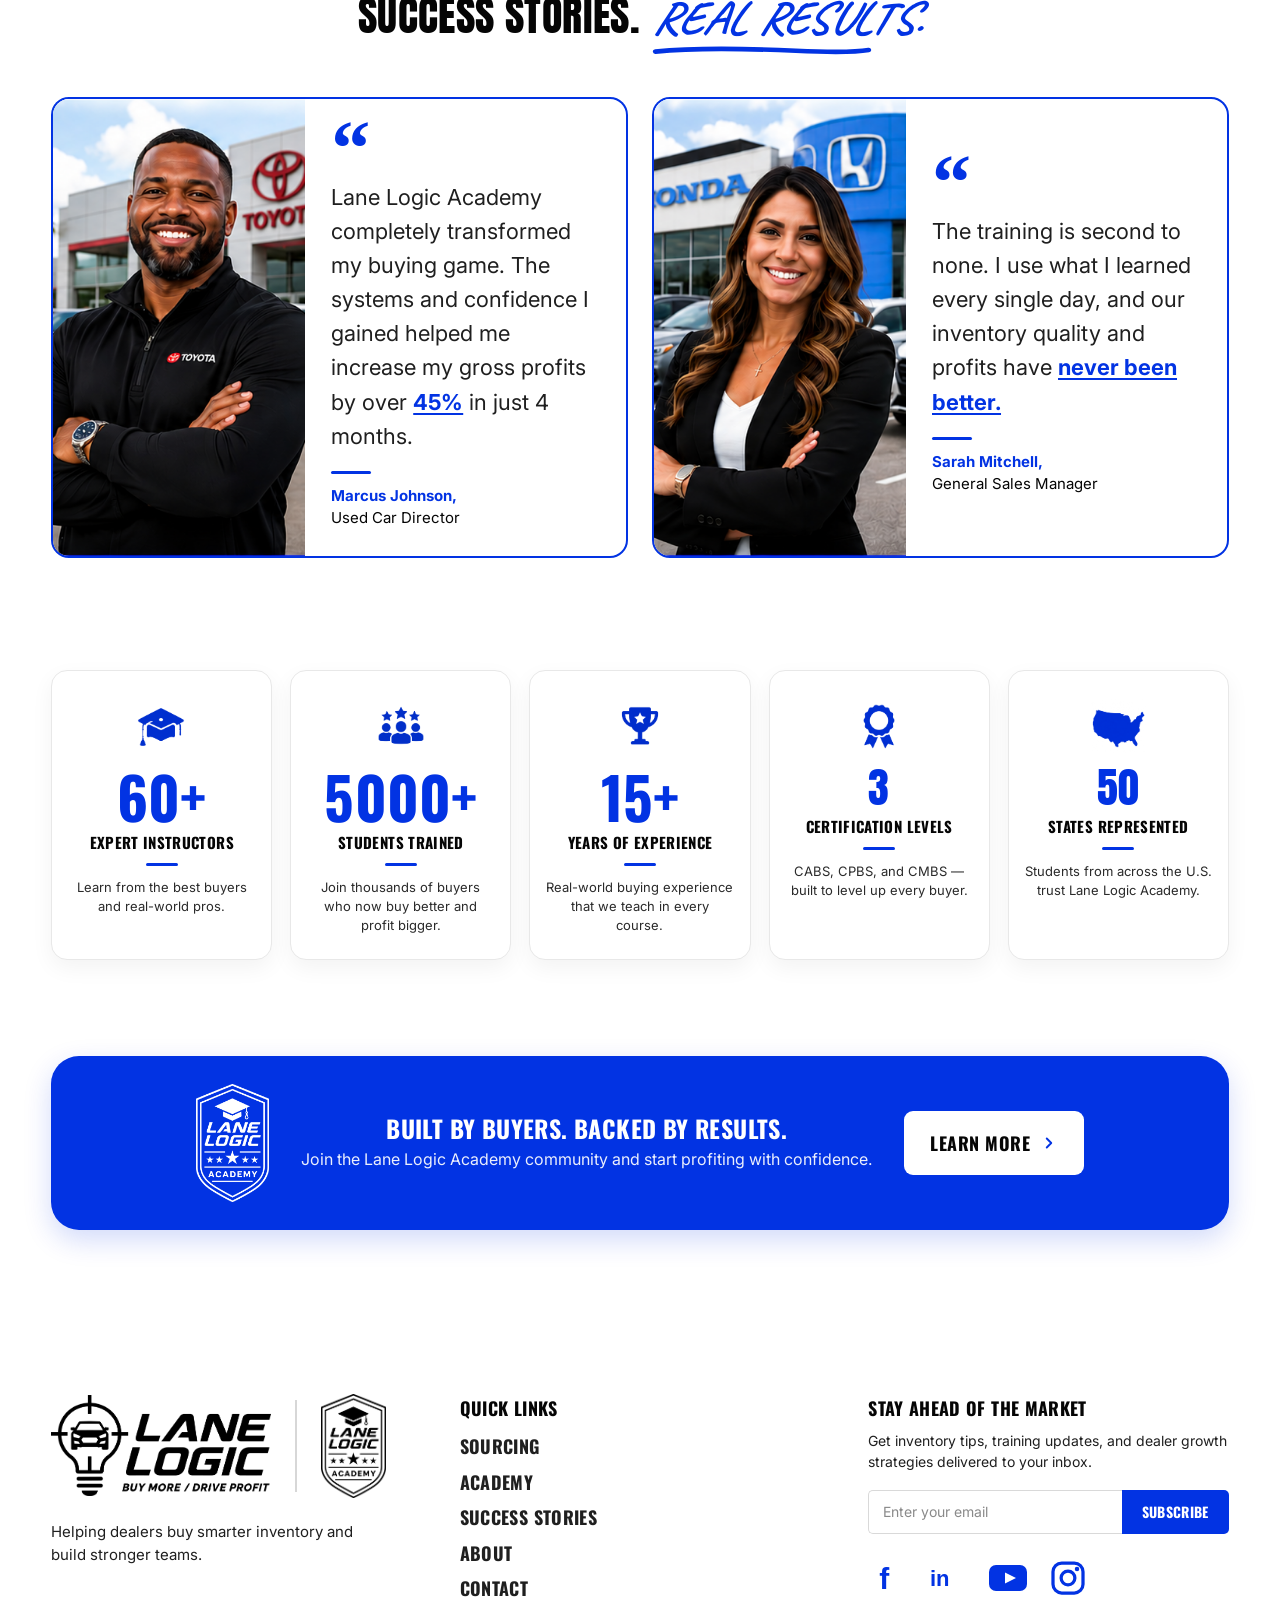
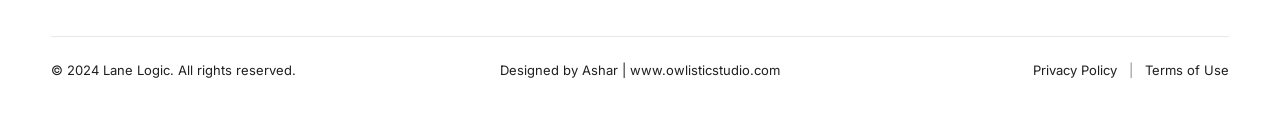
<file: academy.html>
<!DOCTYPE html>
<html lang="en">
<head>
  <meta charset="UTF-8" />
  <meta name="viewport" content="width=device-width, initial-scale=1.0" />
  <title>Academy — Lane Logic</title>
  <link rel="preconnect" href="https://fonts.googleapis.com" />
  <link rel="preconnect" href="https://fonts.gstatic.com" crossorigin />
  <link
    href="https://fonts.googleapis.com/css2?family=Anton&family=Barlow+Condensed:wght@500;600;700&family=Bebas+Neue&family=Caveat:wght@600;700&family=Inter:wght@400;500;600;700;800;900&family=Oswald:wght@500;600;700&display=swap"
    rel="stylesheet"
  />
  <link rel="stylesheet" href="styles.css?v=10" />
  <link rel="stylesheet" href="mobile.css?v=8" />
  <link rel="stylesheet" href="academy.css?v=35" />
</head>
<body>
  <div class="page">
    <!-- ============ HEADER ============ -->
    <header class="header">
      <div class="header__logos">
        <img class="header__main-logo" src="assets/Png%20File.png" alt="Lane Logic — Buy More / Drive Profit" />
        <span class="header__divider" aria-hidden="true"></span>
        <img class="header__academy-logo" src="assets/Png%20File%202.png" alt="Lane Logic Academy" />
      </div>
      <nav class="nav nav--desktop" aria-label="Primary">
        <a class="nav__link" href="index.html">HOME</a>
        <a class="nav__link nav__link--active" href="academy.html">ACADEMY</a>
        <a class="nav__link" href="listings.html">LISTINGS</a>
        <a class="nav__link" href="sourcing.html">SOURCING</a>
        <a class="nav__link" href="faq.html">FAQ</a>
        <a class="nav__link" href="contact.html">CONTACT</a>
      </nav>
      <button type="button" class="header__menu" aria-label="Open menu" aria-expanded="false" aria-controls="mobile-nav">
        <span class="header__menu-bar" aria-hidden="true"></span>
        <span class="header__menu-bar" aria-hidden="true"></span>
        <span class="header__menu-bar" aria-hidden="true"></span>
      </button>
    </header>
    <nav class="mobile-nav" id="mobile-nav" aria-label="Mobile" hidden>
        <a class="mobile-nav__link" href="index.html">HOME</a>
        <a class="mobile-nav__link mobile-nav__link--active" href="academy.html">ACADEMY</a>
        <a class="mobile-nav__link" href="listings.html">LISTINGS</a>
        <a class="mobile-nav__link" href="sourcing.html">SOURCING</a>
        <a class="mobile-nav__link" href="faq.html">FAQ</a>
        <a class="mobile-nav__link" href="contact.html">CONTACT</a>
    </nav>

    <!-- ============ 1. HERO ============ -->
    <section class="ac-hero" aria-label="Lane Logic Academy training">
      <div class="ac-hero__stage">
        <img
          class="ac-hero__image"
          src="assets/academy/hero/hero-training.png?v=10"
          alt="Lane Logic Academy instructor teaching a diverse classroom of buyers"
        />
        <div class="ac-hero__content">
          <p class="ac-hero__eyebrow">THE #1 TRAINING FOR AUCTION &amp; PRIVATE-PARTY BUYERS</p>
          <h1 class="ac-hero__headline">
            LEARN IT.<br />
            BUY IT. PROFIT.
          </h1>
          <div class="ac-hero__script-wrap">
            <p class="ac-hero__script">MASTER THE GAME.</p>
            <svg class="ac-hero__brush" viewBox="0 0 280 22" fill="none" aria-hidden="true" preserveAspectRatio="none">
              <path d="M4 14 C 40 7, 100 6, 160 10 C 210 13, 250 14, 276 10" stroke="#0233E3" stroke-width="7" stroke-linecap="round" />
              <path d="M10 15 C 60 10, 130 11, 200 13 C 240 14, 265 12, 274 11" stroke="#0233E3" stroke-width="3.5" stroke-linecap="round" opacity="0.85" />
            </svg>
          </div>
          <p class="ac-hero__text">
            Lane Logic Academy gives you the real-world skills, strategies, and confidence to buy better vehicles and maximize profits at auctions and in the private market.
          </p>
          <div class="ac-hero__buttons">
            <a class="btn btn--solid" href="#ac-programs">
              VIEW COURSES
              <svg class="btn__arrow" viewBox="0 0 24 24" aria-hidden="true"><path d="M9 6l6 6-6 6" fill="none" stroke="currentColor" stroke-width="2.5" stroke-linecap="round" stroke-linejoin="round"/></svg>
            </a>
            <a class="btn btn--outline" href="contact.html">
              ENROLL NOW
              <svg class="btn__arrow" viewBox="0 0 24 24" aria-hidden="true"><path d="M9 6l6 6-6 6" fill="none" stroke="currentColor" stroke-width="2.5" stroke-linecap="round" stroke-linejoin="round"/></svg>
            </a>
          </div>
        </div>
      </div>
    </section>

    <!-- ============ 2. CERTIFICATIONS ============ -->
    <section class="ac-certs" aria-labelledby="ac-certs-title">
      <div class="ac-certs__panel">
        <div class="ac-certs__copy">
            <img class="ac-certs__cap" src="assets/academy/certs/grad-cap.png?v=5" alt="" aria-hidden="true" />
          <div class="ac-certs__title-wrap">
            <h2 class="ac-certs__title" id="ac-certs-title">
              <span class="ac-certs__title-black">EARN 3 INDUSTRY-RECOGNIZED</span>
              <span class="ac-certs__title-blue">CERTIFICATIONS</span>
            </h2>
            <span class="ac-certs__title-line" aria-hidden="true"></span>
          </div>
          <p class="ac-certs__sub">Stand out. Build credibility. Increase your profits.</p>
        </div>
        <div class="ac-certs__badges">
          <article class="ac-cert-badge">
            <img class="ac-cert-badge__img" src="assets/academy/certs/badge-cabs.png?v=8" alt="CABS Certified Auction Buying Specialist badge" />
            <p class="ac-cert-badge__code">CABS&trade;</p>
            <p class="ac-cert-badge__name">CERTIFIED AUCTION BUYING SPECIALIST</p>
          </article>
          <article class="ac-cert-badge">
            <img class="ac-cert-badge__img" src="assets/academy/certs/badge-cpbs.png?v=8" alt="CPBS Certified Private-Party Buying Specialist badge" />
            <p class="ac-cert-badge__code">CPBS&trade;</p>
            <p class="ac-cert-badge__name">CERTIFIED PRIVATE-PARTY BUYING SPECIALIST</p>
          </article>
          <article class="ac-cert-badge">
            <img class="ac-cert-badge__img" src="assets/academy/certs/badge-cmbs.png?v=8" alt="CMBS Certified Master Buying Specialist badge" />
            <p class="ac-cert-badge__code">CMBS&trade;</p>
            <p class="ac-cert-badge__name">CERTIFIED MASTER BUYING SPECIALIST</p>
          </article>
        </div>
      </div>
    </section>

    <!-- ============ 3. TRAINED BUYERS STRIP ============ -->
    <section class="ac-strip ac-strip--earn" aria-label="Trained buyers earn more">
      <div class="ac-strip__inner ac-strip__inner--earn">
        <div class="ac-strip__cluster ac-strip__cluster--earn">
          <img class="ac-strip__icon" src="assets/academy/strips/strip-icon-white.png" alt="" width="72" height="72" />
          <span class="ac-strip__vdiv" aria-hidden="true"></span>
          <p class="ac-strip__headline ac-strip__headline--earn">
            TRAINED BUYERS EARN AN AVERAGE OF <span class="ac-strip__em">$50,000+ MORE ANNUALLY.</span>
          </p>
          <a class="ac-strip__btn" href="contact.html">
            <svg class="ac-strip__phone" viewBox="0 0 24 24" aria-hidden="true" fill="none">
              <path d="M7.2 4.8c.7-.3 1.5.1 1.8.7l1.4 2.9c.3.6-.1 1.4-.7 1.7l-1.6.8c1 2.2 2.8 4 5 5l.8-1.6c.3-.6 1.1-1 1.7-.7l2.9 1.4c.6.3 1 1.1.7 1.8l-.9 2.4c-.3.7-1 1.2-1.8 1.1-5.9-.5-10.7-5.3-11.2-11.2-.1-.8.4-1.5 1.1-1.8l1.8-.9z" stroke="currentColor" stroke-width="1.8" stroke-linejoin="round"/>
            </svg>
            EARN MORE NOW
            <svg class="ac-strip__arrow" viewBox="0 0 24 24" aria-hidden="true"><path d="M9 6l6 6-6 6" fill="none" stroke="currentColor" stroke-width="2.5" stroke-linecap="round" stroke-linejoin="round"/></svg>
          </a>
        </div>
      </div>
    </section>

    <!-- ============ 4. OUR PROGRAMS ============ -->
    <section class="ac-programs" id="ac-programs" aria-labelledby="ac-programs-title">
      <h2 class="ac-programs__title" id="ac-programs-title">
        <span class="ac-programs__title-black">OUR</span>
        <span class="ac-programs__title-script">
          <span class="ac-programs__title-blue">PROGRAMS</span>
          <svg class="ac-programs__brush" viewBox="0 0 220 18" fill="none" aria-hidden="true" preserveAspectRatio="none">
            <path d="M4 11 C 40 6, 90 7, 140 10 C 175 12, 200 12, 216 9" stroke="#0233E3" stroke-width="6" stroke-linecap="round" />
          </svg>
        </span>
      </h2>

      <div class="ac-programs__grid">
        <article class="ac-program-card">
          <div class="ac-program-card__top">
            <img class="ac-program-card__icon" src="assets/academy/programs/auction-icon.png" alt="" />
            <div>
              <h3 class="ac-program-card__name">AUCTION BUYER ACADEMY</h3>
              <p class="ac-program-card__sub">Learn to dominate the auction.</p>
            </div>
          </div>
          <div class="ac-program-card__mid">
            <ul class="ac-program-card__list">
              <li>Live auction strategies</li>
              <li>Online auction mastery</li>
              <li>Vehicle evaluation &amp; inspection</li>
              <li>Negotiation techniques</li>
              <li>Profit-driven buying formula</li>
            </ul>
            <div class="ac-program-card__photo-wrap">
              <img class="ac-program-card__photo" src="assets/academy/programs/auction-photo.png" alt="Auction buyer training in progress" />
            </div>
          </div>
          <div class="ac-program-card__bar">
            <span class="ac-program-card__meta">
              <svg class="ac-program-card__meta-icon" viewBox="0 0 24 24" aria-hidden="true" fill="none"><rect x="3" y="5" width="18" height="16" rx="2" stroke="currentColor" stroke-width="2"/><path d="M3 10h18M8 3v4M16 3v4" stroke="currentColor" stroke-width="2" stroke-linecap="round"/></svg>
              4 DAY COURSE
            </span>
            <span class="ac-program-card__bar-div" aria-hidden="true"></span>
            <span class="ac-program-card__meta">
              <svg class="ac-program-card__meta-icon" viewBox="0 0 24 24" aria-hidden="true" fill="none"><circle cx="12" cy="12" r="8" stroke="currentColor" stroke-width="2"/><path d="M12 8v4l3 2" stroke="currentColor" stroke-width="2" stroke-linecap="round"/></svg>
              30 HOURS OF TRAINING
            </span>
          </div>
        </article>

        <article class="ac-program-card">
          <div class="ac-program-card__top">
            <img class="ac-program-card__icon" src="assets/academy/programs/street-icon.png" alt="" />
            <div>
              <h3 class="ac-program-card__name">STREET BUYER ACADEMY</h3>
              <p class="ac-program-card__sub">Find. Inspect. Negotiate. Close.</p>
            </div>
          </div>
          <div class="ac-program-card__mid">
            <ul class="ac-program-card__list">
              <li>Private-party sourcing</li>
              <li>Vehicle inspections like a pro</li>
              <li>Negotiating with confidence</li>
              <li>Structuring the deal</li>
              <li>Minimizing risk, maximizing profit</li>
            </ul>
            <div class="ac-program-card__photo-wrap">
              <img class="ac-program-card__photo" src="assets/academy/programs/street-photo.png" alt="Street buyer inspecting a vehicle" />
            </div>
          </div>
          <div class="ac-program-card__bar">
            <span class="ac-program-card__meta">
              <svg class="ac-program-card__meta-icon" viewBox="0 0 24 24" aria-hidden="true" fill="none"><rect x="3" y="5" width="18" height="16" rx="2" stroke="currentColor" stroke-width="2"/><path d="M3 10h18M8 3v4M16 3v4" stroke="currentColor" stroke-width="2" stroke-linecap="round"/></svg>
              1 DAY ADD-ON
            </span>
            <span class="ac-program-card__bar-div" aria-hidden="true"></span>
            <span class="ac-program-card__meta">
              <svg class="ac-program-card__meta-icon" viewBox="0 0 24 24" aria-hidden="true" fill="none"><circle cx="12" cy="12" r="8" stroke="currentColor" stroke-width="2"/><path d="M12 8v4l3 2" stroke="currentColor" stroke-width="2" stroke-linecap="round"/></svg>
              8 HOURS OF TRAINING
            </span>
          </div>
        </article>
      </div>
    </section>

    <!-- ============ 5. WHY CHOOSE ============ -->
    <section class="ac-why" aria-labelledby="ac-why-title">
      <h2 class="ac-why__title" id="ac-why-title">
        <span class="ac-why__title-black">WHY CHOOSE</span>
        <span class="ac-why__title-script">
          <span class="ac-why__title-blue">LANE LOGIC ACADEMY?</span>
          <svg class="ac-why__brush" viewBox="0 0 360 18" fill="none" aria-hidden="true" preserveAspectRatio="none">
            <path d="M4 11 C 60 6, 140 7, 220 10 C 280 12, 330 12, 356 9" stroke="#0233E3" stroke-width="6" stroke-linecap="round" />
          </svg>
        </span>
      </h2>

      <div class="ac-why__grid">
        <article class="ac-why__item">
          <img class="ac-why__icon" src="assets/academy/why/why-1.png" alt="" />
          <h3 class="ac-why__heading">REAL-WORLD TRAINING</h3>
          <span class="ac-why__rule" aria-hidden="true"></span>
          <p class="ac-why__text">Learn from active buyers who do it every day.</p>
        </article>
        <article class="ac-why__item">
          <img class="ac-why__icon" src="assets/academy/why/why-2.png" alt="" />
          <h3 class="ac-why__heading">SMALL CLASS SIZES</h3>
          <span class="ac-why__rule" aria-hidden="true"></span>
          <p class="ac-why__text">Get personal attention and build real relationships.</p>
        </article>
        <article class="ac-why__item">
          <img class="ac-why__icon" src="assets/academy/why/why-3.png" alt="" />
          <h3 class="ac-why__heading">PROVEN STRATEGIES</h3>
          <span class="ac-why__rule" aria-hidden="true"></span>
          <p class="ac-why__text">Systems and processes that produce real results.</p>
        </article>
        <article class="ac-why__item">
          <img class="ac-why__icon" src="assets/academy/why/why-4.png" alt="" />
          <h3 class="ac-why__heading">LIFETIME SUPPORT</h3>
          <span class="ac-why__rule" aria-hidden="true"></span>
          <p class="ac-why__text">Access to our network, resources, and ongoing education.</p>
        </article>
        <article class="ac-why__item">
          <img class="ac-why__icon" src="assets/academy/why/why-5.png" alt="" />
          <h3 class="ac-why__heading">CONTINUING EDUCATION</h3>
          <span class="ac-why__rule" aria-hidden="true"></span>
          <p class="ac-why__text">Stay sharp. Stay ahead. Continue to grow.</p>
        </article>
      </div>
    </section>

    <!-- ============ 6. READY CTA ============ -->
    <section class="ac-strip ac-strip--ready" aria-label="Book a call">
      <div class="ac-strip__inner ac-strip__inner--ready">
        <div class="ac-strip__cluster ac-strip__cluster--ready">
          <p class="ac-strip__headline ac-strip__headline--ready">
            READY TO TAKE YOUR BUYING TO THE NEXT LEVEL?
          </p>
          <a class="ac-strip__btn" href="tel:+18885263544">
            <svg class="ac-strip__phone" viewBox="0 0 24 24" aria-hidden="true" fill="none">
              <path d="M7.2 4.8c.7-.3 1.5.1 1.8.7l1.4 2.9c.3.6-.1 1.4-.7 1.7l-1.6.8c1 2.2 2.8 4 5 5l.8-1.6c.3-.6 1.1-1 1.7-.7l2.9 1.4c.6.3 1 1.1.7 1.8l-.9 2.4c-.3.7-1 1.2-1.8 1.1-5.9-.5-10.7-5.3-11.2-11.2-.1-.8.4-1.5 1.1-1.8l1.8-.9z" stroke="currentColor" stroke-width="1.8" stroke-linejoin="round"/>
            </svg>
            BOOK A CALL
            <svg class="ac-strip__arrow" viewBox="0 0 24 24" aria-hidden="true"><path d="M9 6l6 6-6 6" fill="none" stroke="currentColor" stroke-width="2.5" stroke-linecap="round" stroke-linejoin="round"/></svg>
          </a>
        </div>
      </div>
    </section>

    <!-- ============ 7. SUCCESS STORIES ============ -->
    <section class="ac-stories" aria-labelledby="ac-stories-title">
      <h2 class="ac-stories__title" id="ac-stories-title">
        <span class="ac-stories__title-black">SUCCESS STORIES.</span>
        <span class="ac-stories__title-script">
          <span class="ac-stories__title-blue">REAL RESULTS.</span>
          <svg class="ac-stories__brush" viewBox="0 0 260 18" fill="none" aria-hidden="true" preserveAspectRatio="none">
            <path d="M4 11 C 50 6, 110 7, 170 10 C 210 12, 240 12, 256 9" stroke="#0233E3" stroke-width="6" stroke-linecap="round" />
          </svg>
        </span>
      </h2>

      <div class="ac-stories__grid">
        <article class="ac-story-card">
          <img
            class="ac-story-card__image"
            src="assets/academy/stories/marcus-johnson.png"
            alt="Marcus Johnson, Used Car Director"
          />
          <div class="ac-story-card__body">
            <span class="ac-story-card__quote-mark" aria-hidden="true">&ldquo;</span>
            <p class="ac-story-card__quote">
              Lane Logic Academy completely transformed my buying game. The systems and confidence I gained helped me increase my gross profits by over <span class="ac-story-card__em">45%</span> in just 4 months.
            </p>
            <div class="ac-story-card__author">
              <span class="ac-story-card__rule" aria-hidden="true"></span>
              <span class="ac-story-card__name">Marcus Johnson,</span>
              <span class="ac-story-card__role">Used Car Director</span>
            </div>
          </div>
        </article>

        <article class="ac-story-card">
          <img
            class="ac-story-card__image"
            src="assets/academy/stories/sarah-mitchell.png"
            alt="Sarah Mitchell, General Sales Manager"
          />
          <div class="ac-story-card__body">
            <span class="ac-story-card__quote-mark" aria-hidden="true">&ldquo;</span>
            <p class="ac-story-card__quote">
              The training is second to none. I use what I learned every single day, and our inventory quality and profits have <span class="ac-story-card__em">never been better.</span>
            </p>
            <div class="ac-story-card__author">
              <span class="ac-story-card__rule" aria-hidden="true"></span>
              <span class="ac-story-card__name">Sarah Mitchell,</span>
              <span class="ac-story-card__role">General Sales Manager</span>
            </div>
          </div>
        </article>
      </div>
    </section>

    <!-- ============ 8. STATS ============ -->
    <section class="ac-stats" aria-label="Academy results">
      <div class="ac-stats__grid">
        <article class="ac-stat-card">
          <img class="ac-stat-card__icon" src="assets/academy/stats/icon-1.png" alt="" />
          <p class="ac-stat-card__num">60+</p>
          <h3 class="ac-stat-card__label">EXPERT INSTRUCTORS</h3>
          <span class="ac-stat-card__rule" aria-hidden="true"></span>
          <p class="ac-stat-card__text">Learn from the best buyers and real-world pros.</p>
        </article>
        <article class="ac-stat-card">
          <img class="ac-stat-card__icon" src="assets/academy/stats/icon-2.png" alt="" />
          <p class="ac-stat-card__num">5000+</p>
          <h3 class="ac-stat-card__label">STUDENTS TRAINED</h3>
          <span class="ac-stat-card__rule" aria-hidden="true"></span>
          <p class="ac-stat-card__text">Join thousands of buyers who now buy better and profit bigger.</p>
        </article>
        <article class="ac-stat-card">
          <img class="ac-stat-card__icon" src="assets/academy/stats/icon-3.png" alt="" />
          <p class="ac-stat-card__num">15+</p>
          <h3 class="ac-stat-card__label">YEARS OF EXPERIENCE</h3>
          <span class="ac-stat-card__rule" aria-hidden="true"></span>
          <p class="ac-stat-card__text">Real-world buying experience that we teach in every course.</p>
        </article>
        <article class="ac-stat-card">
          <img class="ac-stat-card__icon" src="assets/academy/stats/icon-4.png" alt="" />
          <p class="ac-stat-card__num">3</p>
          <h3 class="ac-stat-card__label">CERTIFICATION LEVELS</h3>
          <span class="ac-stat-card__rule" aria-hidden="true"></span>
          <p class="ac-stat-card__text">CABS, CPBS, and CMBS — built to level up every buyer.</p>
        </article>
        <article class="ac-stat-card">
          <img class="ac-stat-card__icon" src="assets/academy/stats/icon-5.png" alt="" />
          <p class="ac-stat-card__num">50</p>
          <h3 class="ac-stat-card__label">STATES REPRESENTED</h3>
          <span class="ac-stat-card__rule" aria-hidden="true"></span>
          <p class="ac-stat-card__text">Students from across the U.S. trust Lane Logic Academy.</p>
        </article>
      </div>
    </section>

    <!-- ============ 9. BUILT BY BUYERS CTA ============ -->
    <section class="ac-strip ac-strip--built" aria-label="Built by buyers">
      <div class="ac-strip__inner ac-strip__inner--built">
        <div class="ac-strip__cluster ac-strip__cluster--built">
          <img class="ac-strip__academy-logo" src="assets/Png%20File%202.png" alt="Lane Logic Academy" />
          <div class="ac-strip__copy">
            <p class="ac-strip__headline ac-strip__headline--built">BUILT BY BUYERS. BACKED BY RESULTS.</p>
            <p class="ac-strip__sub">Join the Lane Logic Academy community and start profiting with confidence.</p>
          </div>
          <a class="ac-strip__btn" href="contact.html">
            LEARN MORE
            <svg class="ac-strip__arrow" viewBox="0 0 24 24" aria-hidden="true"><path d="M9 6l6 6-6 6" fill="none" stroke="currentColor" stroke-width="2.5" stroke-linecap="round" stroke-linejoin="round"/></svg>
          </a>
        </div>
      </div>
    </section>

    <!-- ============ FOOTER ============ -->
    <footer class="site-footer">
      <div class="site-footer__main">
        <div class="site-footer__brand">
          <div class="site-footer__logos">
            <img
              class="site-footer__main-logo"
              src="assets/Png%20File.png"
              alt="Lane Logic — Buy More / Drive Profit"
            />
            <span class="site-footer__divider" aria-hidden="true"></span>
            <img
              class="site-footer__academy-logo"
              src="assets/Png%20File%202.png"
              alt="Lane Logic Academy"
            />
          </div>
          <p class="site-footer__tagline">
            Helping dealers buy smarter inventory and build stronger teams.
          </p>
        </div>

        <nav class="site-footer__nav-col" aria-label="Footer navigation">
          <h3 class="site-footer__heading">Quick Links</h3>
          <ul class="site-footer__links">
            <li><a href="sourcing.html">Sourcing</a></li>
            <li><a href="academy.html">Academy</a></li>
            <li><a href="success-stories.html">Success Stories</a></li>
            <li><a href="about.html">About</a></li>
            <li><a href="contact.html">Contact</a></li>
          </ul>
        </nav>

        <div class="site-footer__newsletter">
          <h3 class="site-footer__heading">Stay Ahead of the Market</h3>
          <p class="site-footer__newsletter-text">
            Get inventory tips, training updates, and dealer growth strategies delivered to your inbox.
          </p>
          <form class="site-footer__form" action="#" method="post">
            <input
              class="site-footer__input"
              type="email"
              name="email"
              placeholder="Enter your email"
              aria-label="Enter your email"
            />
            <button class="site-footer__subscribe" type="submit">SUBSCRIBE</button>
          </form>
          <div class="site-footer__social" aria-label="Social media">
            <a class="site-footer__social-link" href="#" aria-label="Facebook">
              <svg class="site-footer__social-icon" viewBox="0 0 32 32" aria-hidden="true">
                <text x="9" y="25" fill="currentColor" font-family="Arial, Helvetica, sans-serif" font-size="24" font-weight="700">f</text>
              </svg>
            </a>
            <a class="site-footer__social-link" href="#" aria-label="LinkedIn">
              <svg class="site-footer__social-icon" viewBox="0 0 40 32" aria-hidden="true">
                <text x="2" y="24" fill="currentColor" font-family="Arial, Helvetica, sans-serif" font-size="22" font-weight="700">in</text>
              </svg>
            </a>
            <a class="site-footer__social-link" href="#" aria-label="YouTube">
              <svg class="site-footer__social-icon" viewBox="0 0 40 28" aria-hidden="true">
                <rect x="1" y="1" width="38" height="26" rx="7" fill="currentColor" />
                <path d="M17 8.5L28 14L17 19.5V8.5Z" fill="#FFFFFF" />
              </svg>
            </a>
            <a class="site-footer__social-link" href="#" aria-label="Instagram">
              <svg class="site-footer__social-icon" viewBox="0 0 32 32" aria-hidden="true">
                <rect x="4" y="4" width="24" height="24" rx="7" fill="none" stroke="currentColor" stroke-width="2.6" />
                <circle cx="16" cy="16" r="5.5" fill="none" stroke="currentColor" stroke-width="2.6" />
                <circle cx="23.2" cy="8.8" r="1.8" fill="currentColor" />
              </svg>
            </a>
          </div>
        </div>
      </div>

      <div class="site-footer__legal">
        <p class="site-footer__copyright">&copy; 2024 Lane Logic. All rights reserved.</p>
        <p class="site-footer__credit">
          Designed by Ashar |
          <a href="https://www.owlisticstudio.com" target="_blank" rel="noopener noreferrer">www.owlisticstudio.com</a>
        </p>
        <p class="site-footer__policies">
          <a href="#">Privacy Policy</a>
          <span aria-hidden="true">|</span>
          <a href="#">Terms of Use</a>
        </p>
      </div>
    </footer>
  </div>
  <script src="mobile.js"></script>
</body>
</html>
</file>
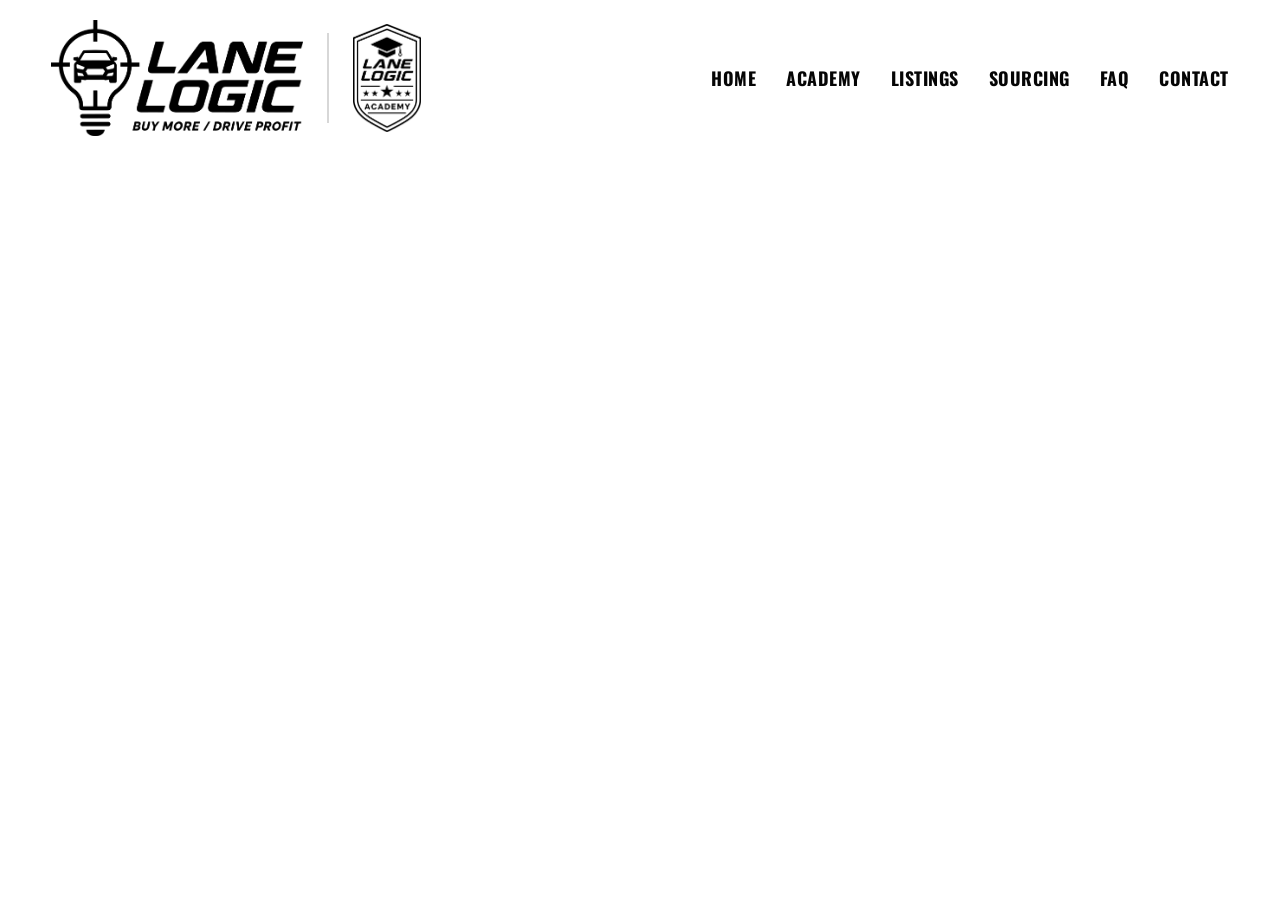
<file: connect.html>
<!DOCTYPE html>
<html lang="en">
<head>
  <meta charset="UTF-8" />
  <meta name="viewport" content="width=device-width, initial-scale=1.0" />
  <title>Ways To Connect — Lane Logic</title>
  <link rel="preconnect" href="https://fonts.googleapis.com" />
  <link rel="preconnect" href="https://fonts.gstatic.com" crossorigin />
  <link href="https://fonts.googleapis.com/css2?family=Anton&family=Barlow+Condensed:wght@500;600;700&family=Bebas+Neue&family=Caveat:wght@600;700&family=Inter:wght@400;500;600;700;800;900&family=Oswald:wght@500;600;700&display=swap" rel="stylesheet" />
  <link rel="stylesheet" href="styles.css" />
  <link rel="stylesheet" href="mobile.css" />
</head>
<body>
  <div class="page">
    <header class="header">
      <div class="header__logos">
        <img class="header__main-logo" src="assets/Png%20File.png" alt="Lane Logic — Buy More / Drive Profit" />
        <span class="header__divider" aria-hidden="true"></span>
        <img class="header__academy-logo" src="assets/Png%20File%202.png" alt="Lane Logic Academy" />
      </div>
      <nav class="nav nav--desktop" aria-label="Primary">
        <a class="nav__link" href="index.html">HOME</a>
        <a class="nav__link" href="academy.html">ACADEMY</a>
        <a class="nav__link" href="listings.html">LISTINGS</a>
        <a class="nav__link" href="sourcing.html">SOURCING</a>
        <a class="nav__link" href="faq.html">FAQ</a>
        <a class="nav__link" href="contact.html">CONTACT</a>
      </nav>
      <button type="button" class="header__menu" aria-label="Open menu" aria-expanded="false" aria-controls="mobile-nav">
        <span class="header__menu-bar" aria-hidden="true"></span>
        <span class="header__menu-bar" aria-hidden="true"></span>
        <span class="header__menu-bar" aria-hidden="true"></span>
      </button>
    </header>
    <nav class="mobile-nav" id="mobile-nav" aria-label="Mobile" hidden>
        <a class="mobile-nav__link" href="index.html">HOME</a>
        <a class="mobile-nav__link" href="academy.html">ACADEMY</a>
        <a class="mobile-nav__link" href="listings.html">LISTINGS</a>
        <a class="mobile-nav__link" href="sourcing.html">SOURCING</a>
        <a class="mobile-nav__link" href="faq.html">FAQ</a>
        <a class="mobile-nav__link" href="contact.html">CONTACT</a>
    </nav>

    <main class="m-page">
      <section class="m-connect">
        <h1 class="m-connect__title">WAYS TO CONNECT</h1>
        <img class="m-connect__brush" src="assets/testimonial/pattern-line.png" alt="" aria-hidden="true" />
        <p class="m-connect__intro">
          We make it easy to reach the right people who can help your dealership succeed.
        </p>

        <div class="m-connect-block">
          <div class="m-connect-block__icon" aria-hidden="true">
            <svg viewBox="0 0 24 24" fill="none" stroke="currentColor" stroke-width="2" stroke-linecap="round" stroke-linejoin="round"><path d="M22 16.92v3a2 2 0 0 1-2.18 2 19.79 19.79 0 0 1-8.63-3.07 19.5 19.5 0 0 1-6-6 19.79 19.79 0 0 1-3.07-8.67A2 2 0 0 1 4.11 2h3a2 2 0 0 1 2 1.72c.127.96.361 1.903.7 2.81a2 2 0 0 1-.45 2.11L8.09 9.91a16 16 0 0 0 6 6l1.27-1.27a2 2 0 0 1 2.11-.45c.907.339 1.85.573 2.81.7A2 2 0 0 1 22 16.92z"/></svg>
          </div>
          <div>
            <h2 class="m-connect-block__title">Call Us</h2>
            <p class="m-connect-block__main"><a href="tel:+18885263544">(888) 526-3544</a></p>
            <p class="m-connect-block__sub">Mon &ndash; Fri: 8:00 AM &ndash; 6:00 PM EST</p>
          </div>
        </div>

        <div class="m-connect-block">
          <div class="m-connect-block__icon" aria-hidden="true">
            <svg viewBox="0 0 24 24" fill="none" stroke="currentColor" stroke-width="2" stroke-linecap="round" stroke-linejoin="round"><rect x="2" y="4" width="20" height="16" rx="2"/><path d="m22 7-8.97 5.7a1.94 1.94 0 0 1-2.06 0L2 7"/></svg>
          </div>
          <div>
            <h2 class="m-connect-block__title">Email Us</h2>
            <p class="m-connect-block__main"><a href="mailto:info@lanelogic.com">info@lanelogic.com</a></p>
            <p class="m-connect-block__sub">We respond within 1 business day</p>
          </div>
        </div>
      </section>

      <section class="m-team-card">
        <h2 class="m-team-card__title">Who You&rsquo;ll Hear From</h2>
        <span class="m-team-card__dash" aria-hidden="true"></span>
        <p class="m-team-card__text">
          Our team is made up of automotive veterans who have been in your shoes. When you reach out, you&rsquo;ll talk to people who understand your challenges and know exactly how to help.
        </p>
        <div class="m-team-card__image-wrap">
          <img class="m-team-card__image" src="assets/contact/team-hear-from.png?v=1" alt="Lane Logic team outside the office" />
        </div>
      </section>
    </main>

    <footer class="m-footer">
      <div class="m-footer__logos">
        <img class="m-footer__main-logo" src="assets/Png%20File.png" alt="Lane Logic" />
        <span class="m-footer__divider" aria-hidden="true"></span>
        <img class="m-footer__academy-logo" src="assets/Png%20File%202.png" alt="Lane Logic Academy" />
      </div>
      <p class="m-footer__tagline">Helping dealers buy smarter inventory and build stronger teams.</p>
      <nav class="m-footer__links" aria-label="Footer navigation">
        <a href="sourcing.html">Sourcing</a>
        <a href="academy.html">Academy</a>
        <a href="success-stories.html">Success Stories</a>
        <a href="about.html">About</a>
        <a href="contact.html">Contact</a>
      </nav>
      <p class="m-footer__copy">&copy; 2024 Lane Logic. All rights reserved.</p>
    </footer>
  </div>
  <script src="mobile.js"></script>
</body>
</html>
</file>
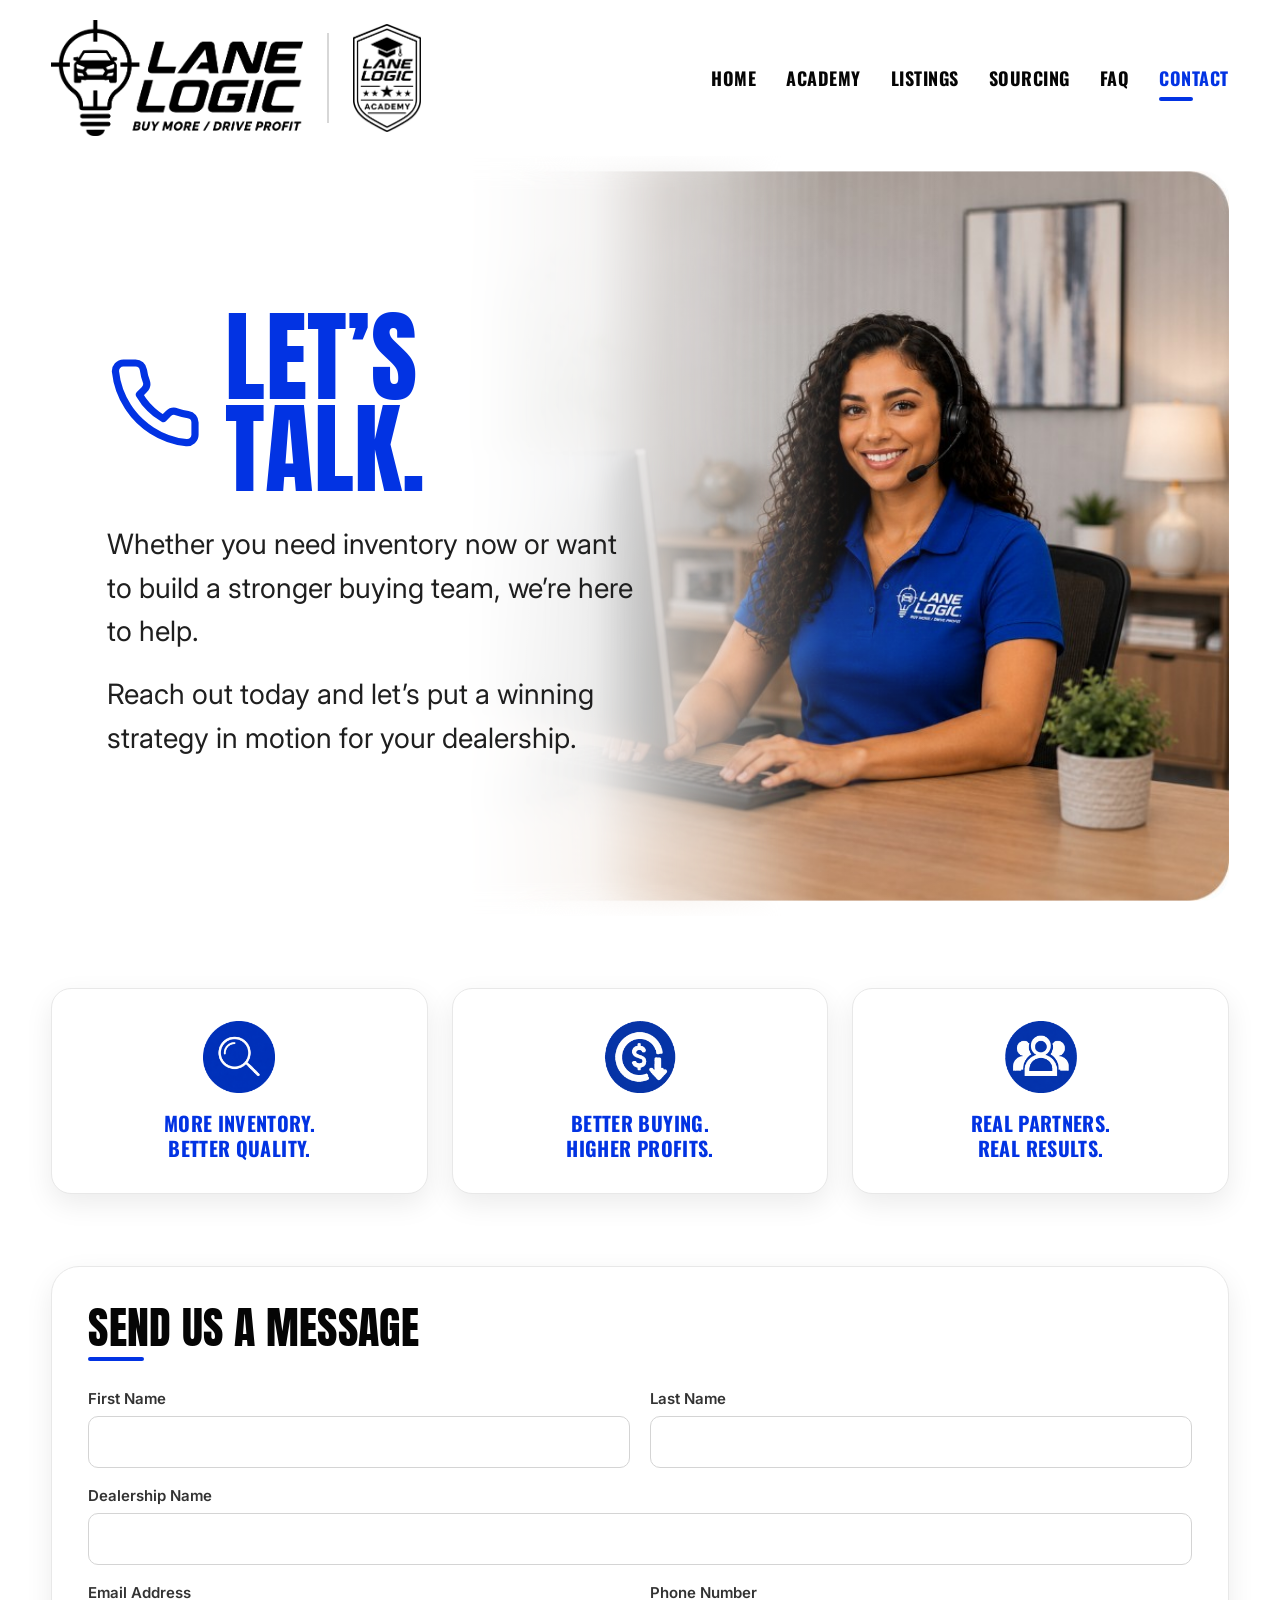
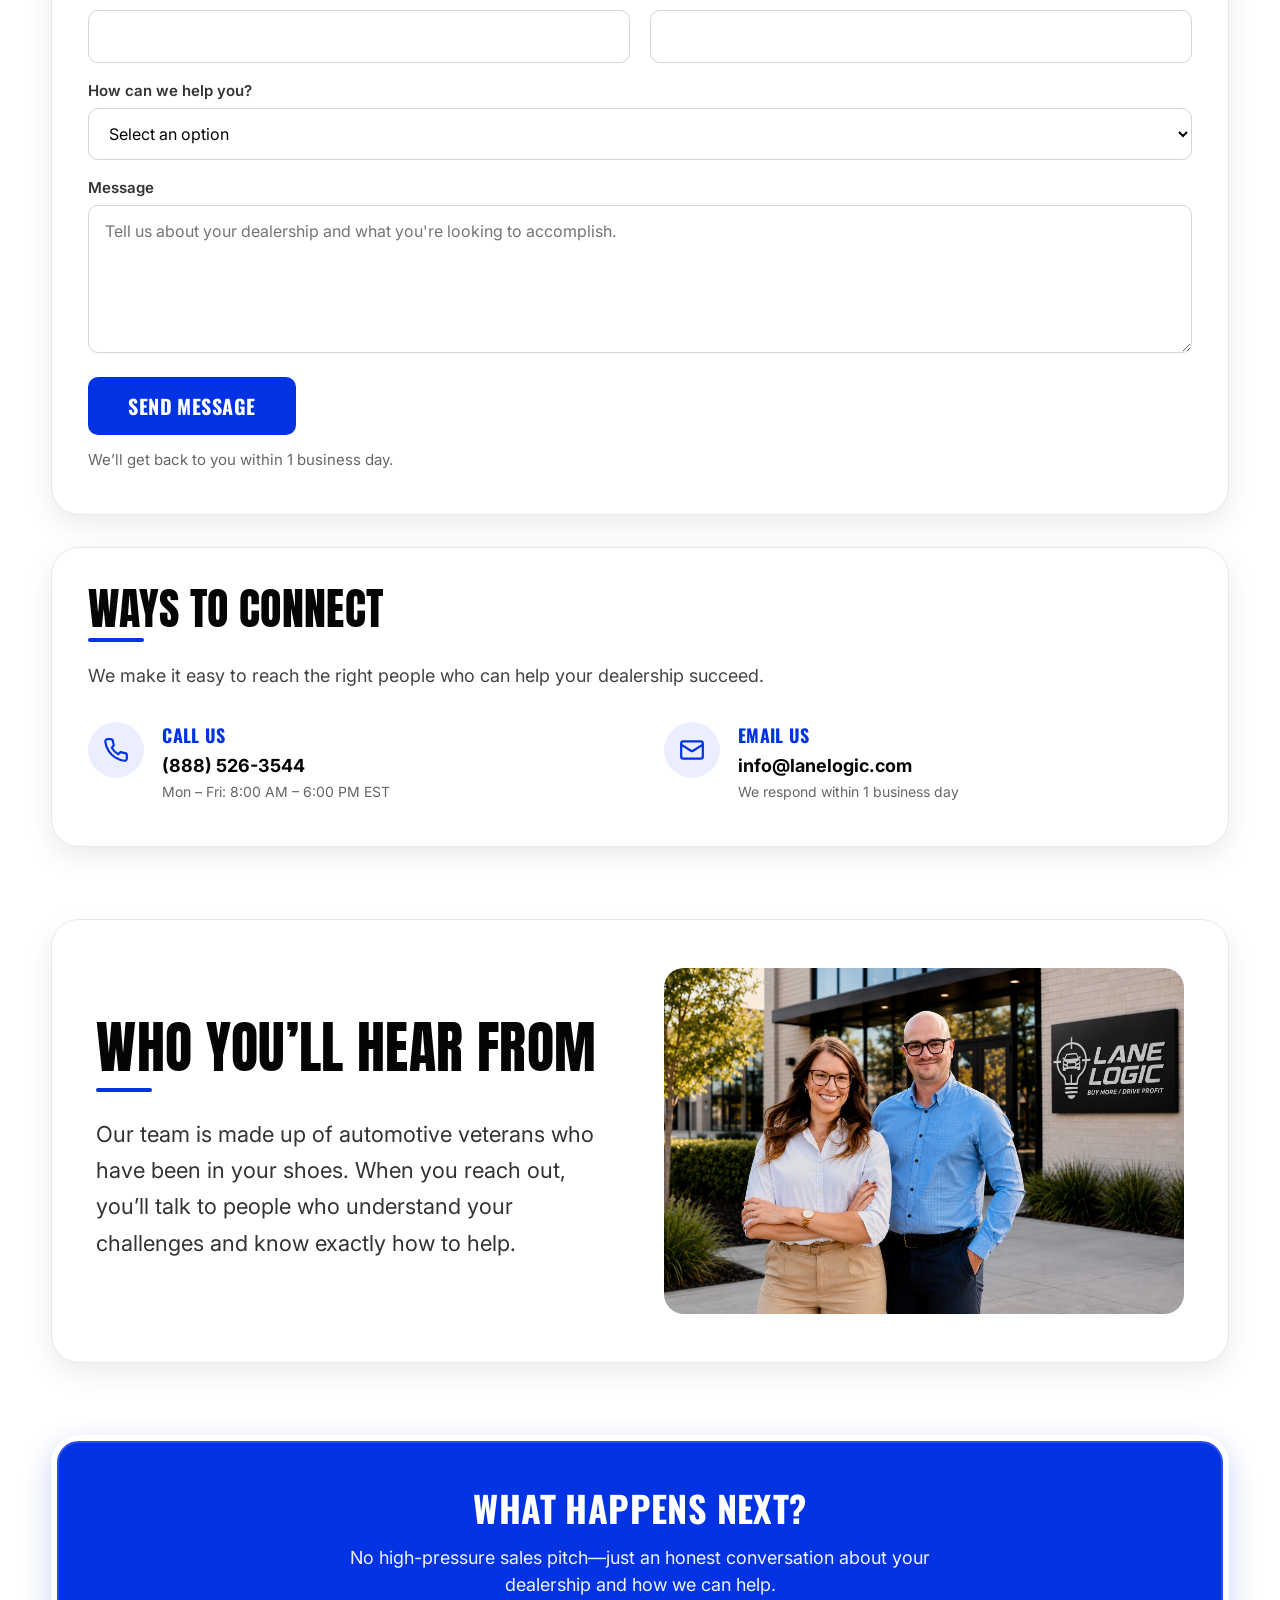
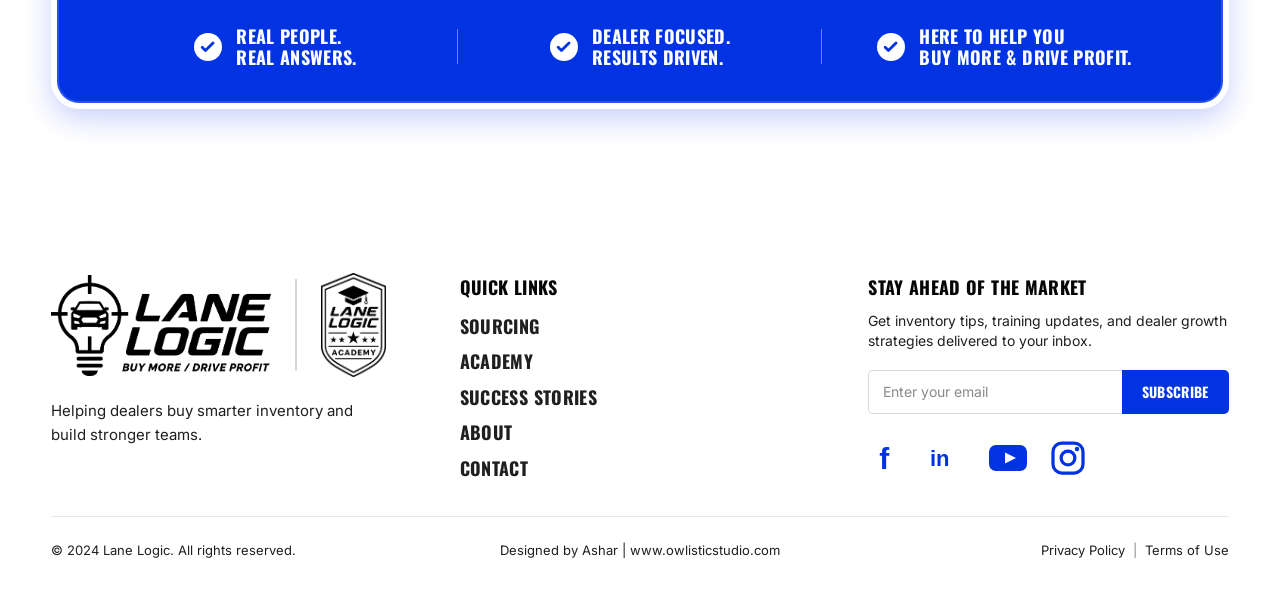
<file: contact.html>
<!DOCTYPE html>
<html lang="en">
<head>
  <meta charset="UTF-8" />
  <meta name="viewport" content="width=device-width, initial-scale=1.0" />
  <meta name="description" content="Contact Lane Logic for inventory sourcing, listings, and Academy training. Schedule a strategy call and put a winning plan in motion for your dealership." />
  <title>Contact | Lane Logic</title>
  <link rel="preconnect" href="https://fonts.googleapis.com" />
  <link rel="preconnect" href="https://fonts.gstatic.com" crossorigin />
  <link
    href="https://fonts.googleapis.com/css2?family=Anton&family=Barlow+Condensed:wght@500;600;700&family=Bebas+Neue&family=Caveat:wght@600;700&family=Inter:wght@400;500;600;700;800;900&family=Oswald:wght@500;600;700&display=swap"
    rel="stylesheet"
  />
  <link rel="stylesheet" href="styles.css?v=30" />
  <link rel="stylesheet" href="mobile.css?v=8" />
  <link rel="stylesheet" href="contact.css?v=7" />
</head>
<body class="contact-page">
  <div class="page">
    <!-- ============ HEADER ============ -->
    <header class="header">
      <div class="header__logos">
        <img class="header__main-logo" src="assets/Png%20File.png" alt="Lane Logic — Buy More / Drive Profit" />
        <span class="header__divider" aria-hidden="true"></span>
        <img class="header__academy-logo" src="assets/Png%20File%202.png" alt="Lane Logic Academy" />
      </div>
      <nav class="nav nav--desktop" aria-label="Primary">
        <a class="nav__link" href="index.html">HOME</a>
        <a class="nav__link" href="academy.html">ACADEMY</a>
        <a class="nav__link" href="listings.html">LISTINGS</a>
        <a class="nav__link" href="sourcing.html">SOURCING</a>
        <a class="nav__link" href="faq.html">FAQ</a>
        <a class="nav__link nav__link--active" href="contact.html">CONTACT</a>
      </nav>
      <button type="button" class="header__menu" aria-label="Open menu" aria-expanded="false" aria-controls="mobile-nav">
        <span class="header__menu-bar" aria-hidden="true"></span>
        <span class="header__menu-bar" aria-hidden="true"></span>
        <span class="header__menu-bar" aria-hidden="true"></span>
      </button>
    </header>
    <nav class="mobile-nav" id="mobile-nav" aria-label="Mobile" hidden>
      <a class="mobile-nav__link" href="index.html">HOME</a>
      <a class="mobile-nav__link" href="academy.html">ACADEMY</a>
      <a class="mobile-nav__link" href="listings.html">LISTINGS</a>
      <a class="mobile-nav__link" href="sourcing.html">SOURCING</a>
      <a class="mobile-nav__link" href="faq.html">FAQ</a>
      <a class="mobile-nav__link mobile-nav__link--active" href="contact.html">CONTACT</a>
    </nav>

    <main>
      <!-- ============ HERO ============ -->
      <section class="contact-hero" aria-label="Contact Lane Logic">
        <div class="contact-hero__stage">
          <img
            class="contact-hero__image"
            src="assets/contact/team-call.png?v=3"
            alt="Lane Logic team member on a headset ready to help dealers"
            fetchpriority="high"
            width="1600"
            height="900"
          />
          <div class="contact-hero__content">
            <div class="contact-hero__headline-row">
              <span class="contact-hero__phone-icon" aria-hidden="true">
                <svg viewBox="0 0 24 24" fill="none" stroke="currentColor" stroke-width="1.8" stroke-linecap="round" stroke-linejoin="round">
                  <path d="M22 16.92v3a2 2 0 0 1-2.18 2 19.79 19.79 0 0 1-8.63-3.07 19.5 19.5 0 0 1-6-6 19.79 19.79 0 0 1-3.07-8.67A2 2 0 0 1 4.11 2h3a2 2 0 0 1 2 1.72c.127.96.361 1.903.7 2.81a2 2 0 0 1-.45 2.11L8.09 9.91a16 16 0 0 0 6 6l1.27-1.27a2 2 0 0 1 2.11-.45c.907.339 1.85.573 2.81.7A2 2 0 0 1 22 16.92z" />
                </svg>
              </span>
              <h1 class="contact-hero__headline">LET&rsquo;S TALK.</h1>
            </div>
            <p class="contact-hero__text">
              Whether you need inventory now or want to build a stronger buying team, we&rsquo;re here to help.
            </p>
            <p class="contact-hero__text">
              Reach out today and let&rsquo;s put a winning strategy in motion for your dealership.
            </p>
          </div>
        </div>
      </section>

      <!-- ============ BENEFITS ============ -->
      <section class="contact-benefits" aria-label="Why dealers reach out">
        <ul class="contact-benefits__grid">
          <li class="contact-benefits__item">
            <img class="contact-benefits__icon" src="assets/buy/processed/search.png" alt="" width="72" height="72" />
            <p class="contact-benefits__text">More Inventory.<br />Better Quality.</p>
          </li>
          <li class="contact-benefits__item">
            <img class="contact-benefits__icon" src="assets/impact/normalized/dollar.png" alt="" width="72" height="72" />
            <p class="contact-benefits__text">Better Buying.<br />Higher Profits.</p>
          </li>
          <li class="contact-benefits__item">
            <img class="contact-benefits__icon" src="assets/impact/normalized/people.png" alt="" width="72" height="72" />
            <p class="contact-benefits__text">Real Partners.<br />Real Results.</p>
          </li>
        </ul>
      </section>

      <!-- ============ FORM ============ -->
      <section class="contact-main" aria-labelledby="contact-form-title">
        <div class="contact-form__panel">
          <h2 class="contact-form__title" id="contact-form-title">SEND US A MESSAGE</h2>
          <span class="contact-form__underline" aria-hidden="true"></span>
          <form class="contact-form" action="#" method="post">
            <div class="contact-form__grid">
              <div class="contact-form__field">
                <label class="contact-form__label" for="first-name">First Name</label>
                <input class="contact-form__input" id="first-name" name="first_name" type="text" autocomplete="given-name" required />
              </div>
              <div class="contact-form__field">
                <label class="contact-form__label" for="last-name">Last Name</label>
                <input class="contact-form__input" id="last-name" name="last_name" type="text" autocomplete="family-name" required />
              </div>
              <div class="contact-form__field contact-form__field--full">
                <label class="contact-form__label" for="dealership">Dealership Name</label>
                <input class="contact-form__input" id="dealership" name="dealership" type="text" required />
              </div>
              <div class="contact-form__field">
                <label class="contact-form__label" for="email">Email Address</label>
                <input class="contact-form__input" id="email" name="email" type="email" autocomplete="email" required />
              </div>
              <div class="contact-form__field">
                <label class="contact-form__label" for="phone">Phone Number</label>
                <input class="contact-form__input" id="phone" name="phone" type="tel" autocomplete="tel" />
              </div>
              <div class="contact-form__field contact-form__field--full">
                <label class="contact-form__label" for="help">How can we help you?</label>
                <select class="contact-form__select" id="help" name="help" required>
                  <option value="">Select an option</option>
                  <option value="inventory">I need more inventory</option>
                  <option value="listings">I want to browse listings</option>
                  <option value="academy">I want Academy training</option>
                  <option value="both">Both sourcing and training</option>
                  <option value="other">Something else</option>
                </select>
              </div>
              <div class="contact-form__field contact-form__field--full">
                <label class="contact-form__label" for="message">Message</label>
                <textarea class="contact-form__textarea" id="message" name="message" placeholder="Tell us about your dealership and what you're looking to accomplish."></textarea>
              </div>
            </div>
            <button class="contact-form__submit" type="submit">SEND MESSAGE</button>
            <p class="contact-form__note">We&rsquo;ll get back to you within 1 business day.</p>
          </form>
        </div>
      </section>

      <!-- ============ WAYS TO CONNECT ============ -->
      <section class="contact-connect" aria-labelledby="contact-connect-title">
        <div class="contact-connect__panel">
          <h2 class="contact-connect__title" id="contact-connect-title">WAYS TO CONNECT</h2>
          <span class="contact-connect__underline" aria-hidden="true"></span>
          <p class="contact-connect__intro">
            We make it easy to reach the right people who can help your dealership succeed.
          </p>
          <div class="contact-connect__grid">
            <div class="contact-info">
              <div class="contact-info__icon" aria-hidden="true">
                <svg viewBox="0 0 24 24" fill="none" stroke="currentColor" stroke-width="2" stroke-linecap="round" stroke-linejoin="round">
                  <path d="M22 16.92v3a2 2 0 0 1-2.18 2 19.79 19.79 0 0 1-8.63-3.07 19.5 19.5 0 0 1-6-6 19.79 19.79 0 0 1-3.07-8.67A2 2 0 0 1 4.11 2h3a2 2 0 0 1 2 1.72c.127.96.361 1.903.7 2.81a2 2 0 0 1-.45 2.11L8.09 9.91a16 16 0 0 0 6 6l1.27-1.27a2 2 0 0 1 2.11-.45c.907.339 1.85.573 2.81.7A2 2 0 0 1 22 16.92z" />
                </svg>
              </div>
              <div>
                <p class="contact-info__label">Call Us</p>
                <p class="contact-info__value"><a href="tel:+18885263544">(888) 526-3544</a></p>
                <p class="contact-info__sub">Mon &ndash; Fri: 8:00 AM &ndash; 6:00 PM EST</p>
              </div>
            </div>
            <div class="contact-info">
              <div class="contact-info__icon" aria-hidden="true">
                <svg viewBox="0 0 24 24" fill="none" stroke="currentColor" stroke-width="2" stroke-linecap="round" stroke-linejoin="round">
                  <rect x="2" y="4" width="20" height="16" rx="2" />
                  <path d="m22 7-8.97 5.7a1.94 1.94 0 0 1-2.06 0L2 7" />
                </svg>
              </div>
              <div>
                <p class="contact-info__label">Email Us</p>
                <p class="contact-info__value"><a href="mailto:info@lanelogic.com">info@lanelogic.com</a></p>
                <p class="contact-info__sub">We respond within 1 business day</p>
              </div>
            </div>
          </div>
        </div>
      </section>

      <!-- ============ WHO YOU'LL HEAR FROM ============ -->
      <section class="contact-team" aria-labelledby="contact-team-title">
        <div class="contact-team__panel">
          <div>
            <h2 class="contact-team__title" id="contact-team-title">WHO YOU&rsquo;LL HEAR FROM</h2>
            <span class="contact-team__underline" aria-hidden="true"></span>
            <p class="contact-team__text">
              Our team is made up of automotive veterans who have been in your shoes. When you reach out, you&rsquo;ll talk to people who understand your challenges and know exactly how to help.
            </p>
          </div>
          <img
            class="contact-team__image"
            src="assets/contact/team-hear-from.png?v=1"
            alt="Lane Logic team members outside the office, ready to help your dealership"
            loading="lazy"
            width="800"
            height="600"
          />
        </div>
      </section>

      <!-- ============ WHAT HAPPENS NEXT ============ -->
      <section class="contact-cta" aria-labelledby="contact-cta-title">
        <div class="contact-cta__panel">
          <div class="contact-cta__head">
            <h2 class="contact-cta__title" id="contact-cta-title">WHAT HAPPENS NEXT?</h2>
            <p class="contact-cta__subtitle">
              No high-pressure sales pitch&mdash;just an honest conversation about your dealership and how we can help.
            </p>
          </div>
          <ul class="contact-cta__promises">
            <li class="contact-cta__promise">
              <svg class="contact-cta__check" viewBox="0 0 24 24" aria-hidden="true">
                <circle cx="12" cy="12" r="12" fill="currentColor" />
                <path class="contact-cta__check-mark" d="M7 12.2l2.8 2.8 6.5-6.5" fill="none" stroke-width="2.4" stroke-linecap="round" stroke-linejoin="round" />
              </svg>
              <span>REAL PEOPLE.<br />REAL ANSWERS.</span>
            </li>
            <li class="contact-cta__promise">
              <svg class="contact-cta__check" viewBox="0 0 24 24" aria-hidden="true">
                <circle cx="12" cy="12" r="12" fill="currentColor" />
                <path class="contact-cta__check-mark" d="M7 12.2l2.8 2.8 6.5-6.5" fill="none" stroke-width="2.4" stroke-linecap="round" stroke-linejoin="round" />
              </svg>
              <span>DEALER FOCUSED.<br />RESULTS DRIVEN.</span>
            </li>
            <li class="contact-cta__promise">
              <svg class="contact-cta__check" viewBox="0 0 24 24" aria-hidden="true">
                <circle cx="12" cy="12" r="12" fill="currentColor" />
                <path class="contact-cta__check-mark" d="M7 12.2l2.8 2.8 6.5-6.5" fill="none" stroke-width="2.4" stroke-linecap="round" stroke-linejoin="round" />
              </svg>
              <span>HERE TO HELP YOU<br />BUY MORE &amp; DRIVE PROFIT.</span>
            </li>
          </ul>
        </div>
      </section>
    </main>

    <!-- ============ FOOTER ============ -->
    <footer class="site-footer">
      <div class="site-footer__main">
        <div class="site-footer__brand">
          <div class="site-footer__logos">
            <img class="site-footer__main-logo" src="assets/Png%20File.png" alt="Lane Logic — Buy More / Drive Profit" />
            <span class="site-footer__divider" aria-hidden="true"></span>
            <img class="site-footer__academy-logo" src="assets/Png%20File%202.png" alt="Lane Logic Academy" />
          </div>
          <p class="site-footer__tagline">Helping dealers buy smarter inventory and build stronger teams.</p>
        </div>
        <nav class="site-footer__nav-col" aria-label="Footer navigation">
          <h3 class="site-footer__heading">Quick Links</h3>
          <ul class="site-footer__links">
            <li><a href="sourcing.html">Sourcing</a></li>
            <li><a href="academy.html">Academy</a></li>
            <li><a href="success-stories.html">Success Stories</a></li>
            <li><a href="about.html">About</a></li>
            <li><a href="contact.html">Contact</a></li>
          </ul>
        </nav>
        <div class="site-footer__newsletter">
          <h3 class="site-footer__heading">Stay Ahead of the Market</h3>
          <p class="site-footer__newsletter-text">Get inventory tips, training updates, and dealer growth strategies delivered to your inbox.</p>
          <form class="site-footer__form" action="#" method="post">
            <input class="site-footer__input" type="email" name="email" placeholder="Enter your email" aria-label="Enter your email" />
            <button class="site-footer__subscribe" type="submit">SUBSCRIBE</button>
          </form>
          <div class="site-footer__social" aria-label="Social media">
            <a class="site-footer__social-link" href="#" aria-label="Facebook">
              <svg class="site-footer__social-icon" viewBox="0 0 32 32" aria-hidden="true"><text x="9" y="25" fill="currentColor" font-family="Arial, Helvetica, sans-serif" font-size="24" font-weight="700">f</text></svg>
            </a>
            <a class="site-footer__social-link" href="#" aria-label="LinkedIn">
              <svg class="site-footer__social-icon" viewBox="0 0 40 32" aria-hidden="true"><text x="2" y="24" fill="currentColor" font-family="Arial, Helvetica, sans-serif" font-size="22" font-weight="700">in</text></svg>
            </a>
            <a class="site-footer__social-link" href="#" aria-label="YouTube">
              <svg class="site-footer__social-icon" viewBox="0 0 40 28" aria-hidden="true"><rect x="1" y="1" width="38" height="26" rx="7" fill="currentColor" /><path d="M17 8.5L28 14L17 19.5V8.5Z" fill="#FFFFFF" /></svg>
            </a>
            <a class="site-footer__social-link" href="#" aria-label="Instagram">
              <svg class="site-footer__social-icon" viewBox="0 0 32 32" aria-hidden="true"><rect x="4" y="4" width="24" height="24" rx="7" fill="none" stroke="currentColor" stroke-width="2.6" /><circle cx="16" cy="16" r="5.5" fill="none" stroke="currentColor" stroke-width="2.6" /><circle cx="23.2" cy="8.8" r="1.8" fill="currentColor" /></svg>
            </a>
          </div>
        </div>
      </div>
      <div class="site-footer__legal">
        <p class="site-footer__copyright">&copy; 2024 Lane Logic. All rights reserved.</p>
        <p class="site-footer__credit">Designed by Ashar | <a href="https://www.owlisticstudio.com" target="_blank" rel="noopener noreferrer">www.owlisticstudio.com</a></p>
        <p class="site-footer__policies"><a href="#">Privacy Policy</a><span aria-hidden="true">|</span><a href="#">Terms of Use</a></p>
      </div>
    </footer>
  </div>
  <script src="mobile.js"></script>
</body>
</html>
</file>
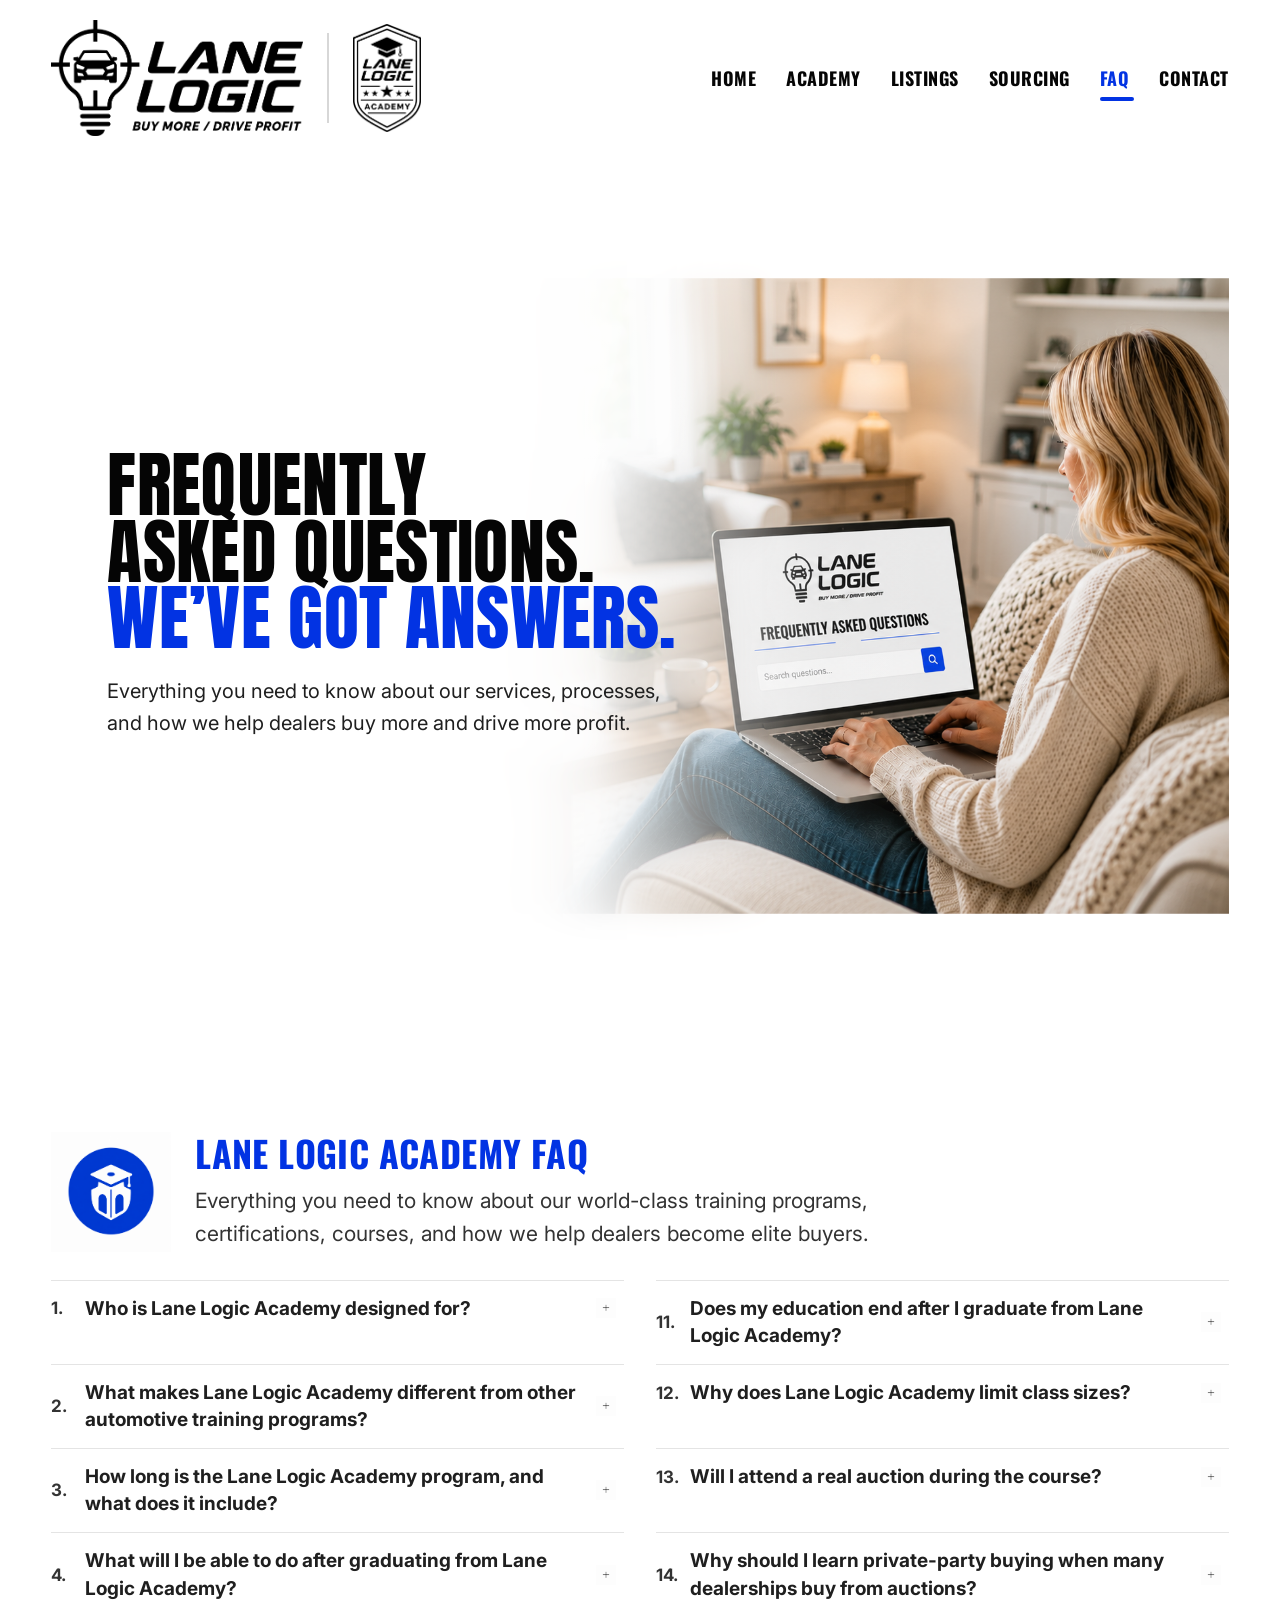
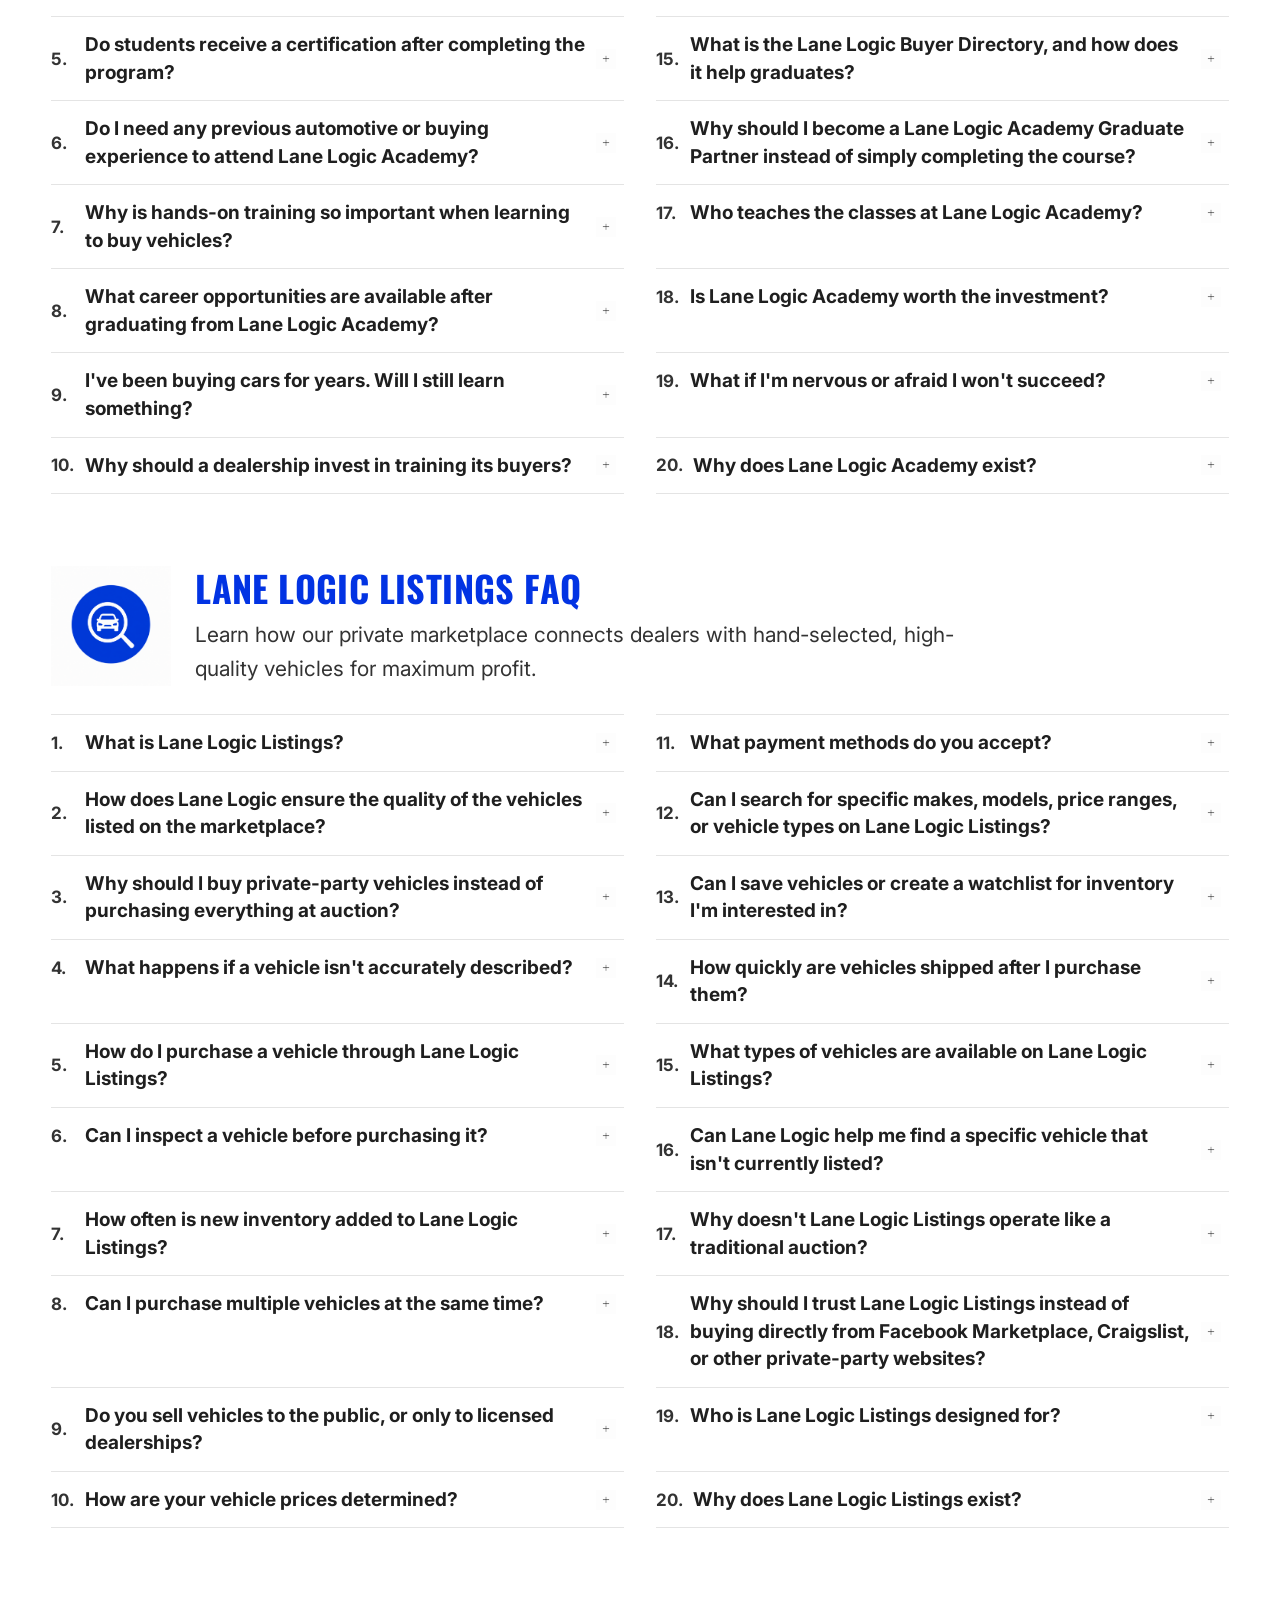
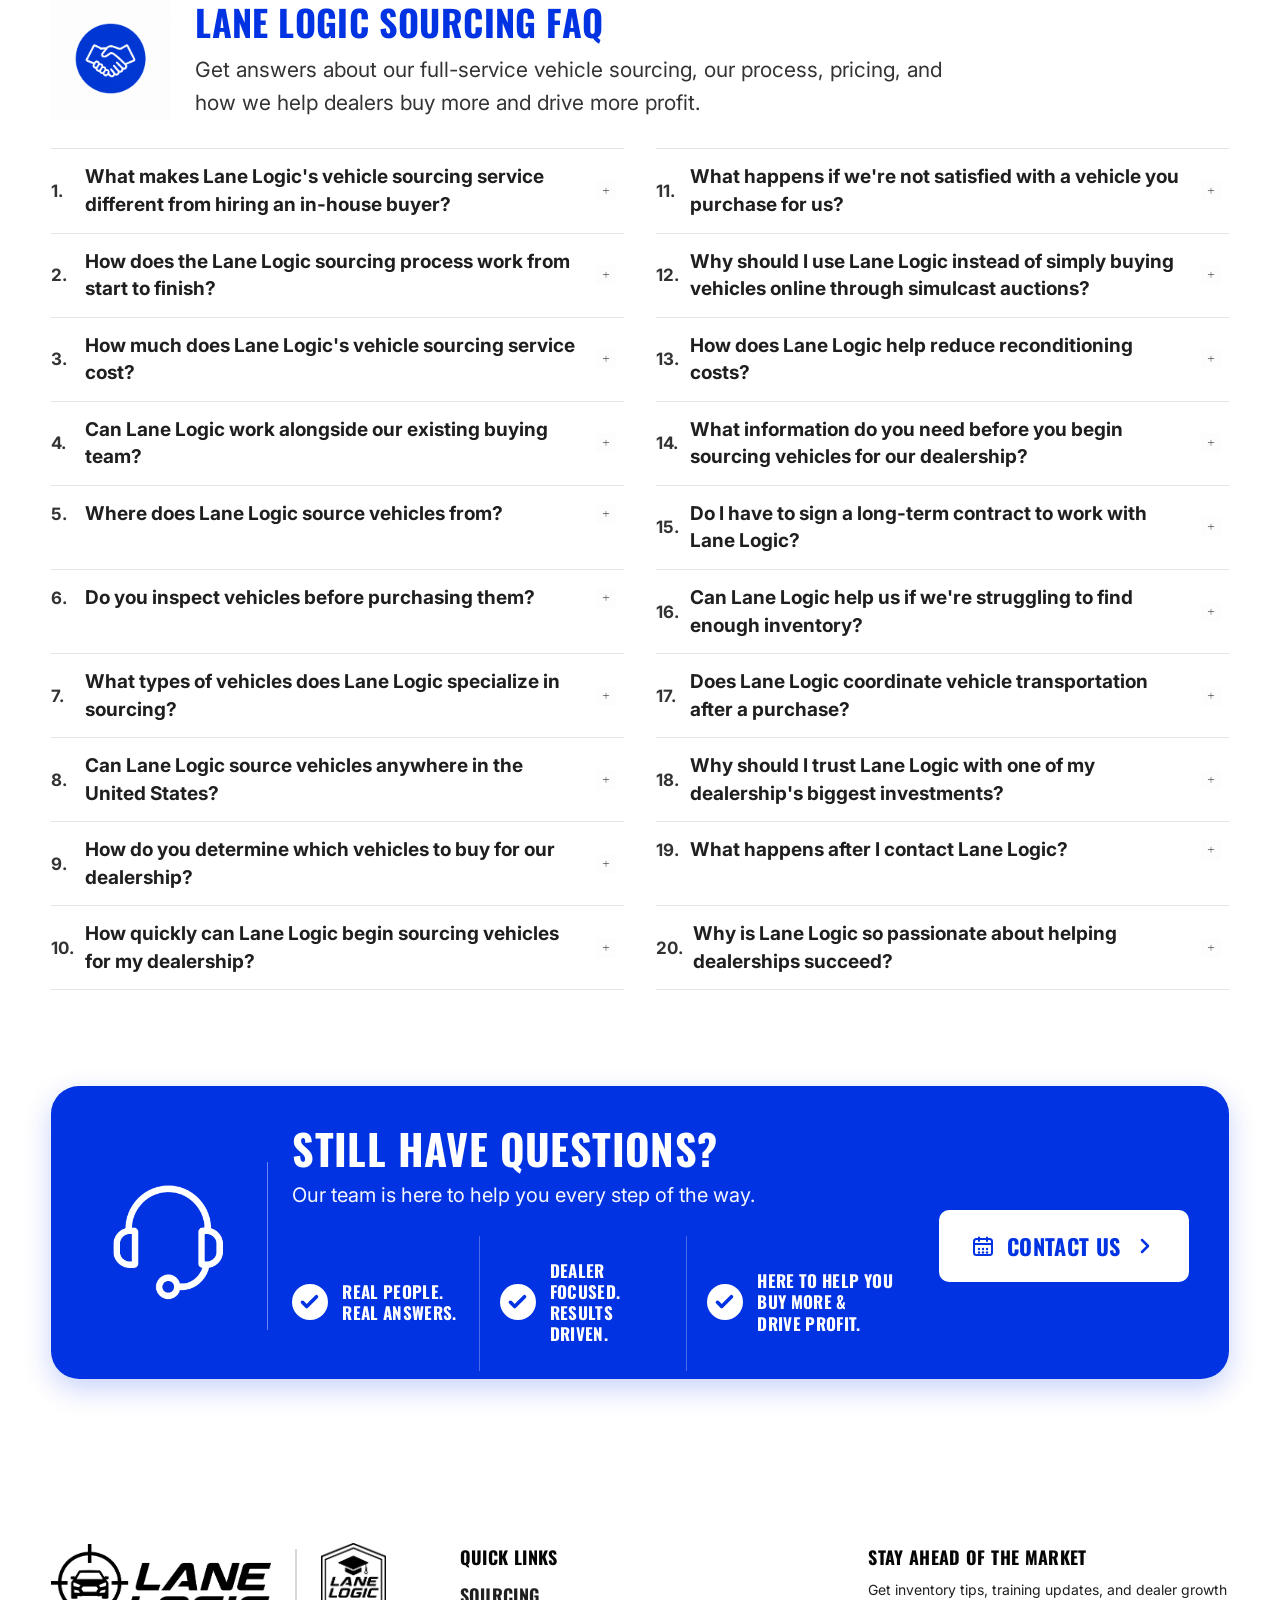
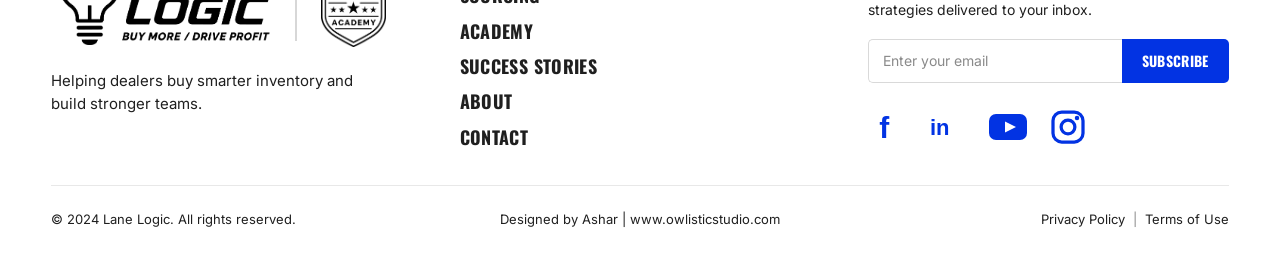
<file: faq.html>
<!DOCTYPE html>
<html lang="en">
<head>
  <meta charset="UTF-8" />
  <meta name="viewport" content="width=device-width, initial-scale=1.0" />
  <meta name="description" content="Get answers about Lane Logic Academy, vehicle listings, full-service sourcing, pricing, inspections, certifications, and dealer support." />
  <title>FAQ | Lane Logic</title>
  <link rel="preconnect" href="https://fonts.googleapis.com" />
  <link rel="preconnect" href="https://fonts.gstatic.com" crossorigin />
  <link
    href="https://fonts.googleapis.com/css2?family=Anton&family=Barlow+Condensed:wght@500;600;700&family=Bebas+Neue&family=Caveat:wght@600;700&family=Inter:wght@400;500;600;700;800;900&family=Oswald:wght@500;600;700&display=swap"
    rel="stylesheet"
  />
  <link rel="stylesheet" href="styles.css?v=30" />
  <link rel="stylesheet" href="mobile.css?v=8" />
  <link rel="stylesheet" href="faq.css?v=9" />
</head>
<body class="faq-page">
  <div class="page">
    <!-- ============ HEADER ============ -->
    <header class="header">
      <div class="header__logos">
        <img class="header__main-logo" src="assets/Png%20File.png" alt="Lane Logic — Buy More / Drive Profit" />
        <span class="header__divider" aria-hidden="true"></span>
        <img class="header__academy-logo" src="assets/Png%20File%202.png" alt="Lane Logic Academy" />
      </div>
      <nav class="nav nav--desktop" aria-label="Primary">
        <a class="nav__link" href="index.html">HOME</a>
        <a class="nav__link" href="academy.html">ACADEMY</a>
        <a class="nav__link" href="listings.html">LISTINGS</a>
        <a class="nav__link" href="sourcing.html">SOURCING</a>
        <a class="nav__link nav__link--active" href="faq.html">FAQ</a>
        <a class="nav__link" href="contact.html">CONTACT</a>
      </nav>
      <button type="button" class="header__menu" aria-label="Open menu" aria-expanded="false" aria-controls="mobile-nav">
        <span class="header__menu-bar" aria-hidden="true"></span>
        <span class="header__menu-bar" aria-hidden="true"></span>
        <span class="header__menu-bar" aria-hidden="true"></span>
      </button>
    </header>
    <nav class="mobile-nav" id="mobile-nav" aria-label="Mobile" hidden>
      <a class="mobile-nav__link" href="index.html">HOME</a>
      <a class="mobile-nav__link" href="academy.html">ACADEMY</a>
      <a class="mobile-nav__link" href="listings.html">LISTINGS</a>
      <a class="mobile-nav__link" href="sourcing.html">SOURCING</a>
      <a class="mobile-nav__link mobile-nav__link--active" href="faq.html">FAQ</a>
      <a class="mobile-nav__link" href="contact.html">CONTACT</a>
    </nav>

    <main>
      <!-- ============ HERO ============ -->
      <section class="faq-hero" aria-label="Frequently asked questions">
        <div class="faq-hero__stage">
          <img
            class="faq-hero__image"
            src="assets/faq/faq-hero.png?v=2"
            alt="Woman reviewing Lane Logic frequently asked questions on a laptop"
            fetchpriority="high"
            width="1600"
            height="880"
          />
          <div class="faq-hero__content">
            <h1 class="faq-hero__headline">
              <span class="faq-hero__line faq-hero__line--black">FREQUENTLY</span>
              <span class="faq-hero__line faq-hero__line--black">ASKED&nbsp;QUESTIONS.</span>
              <span class="faq-hero__line faq-hero__line--blue">WE&rsquo;VE&nbsp;GOT&nbsp;ANSWERS.</span>
            </h1>
            <p class="faq-hero__text">
              Everything you need to know about our services, processes, and how we help dealers buy more and drive more profit.
            </p>
          </div>
        </div>
      </section>

      <!-- ============ FAQ CATEGORIES (rendered from faq-data.js) ============ -->
      <div class="faq-categories" id="faq-categories" aria-live="polite"></div>

      <!-- ============ STILL HAVE QUESTIONS? ============ -->
      <section class="faq-cta" aria-labelledby="faq-cta-title">
        <div class="faq-cta__panel">
          <img
            class="faq-cta__headset"
            src="assets/faq/faq-headset.png?v=1"
            alt=""
            width="152"
            height="152"
            loading="lazy"
          />
          <span class="faq-cta__vdiv" aria-hidden="true"></span>
          <div class="faq-cta__main">
            <h2 class="faq-cta__title" id="faq-cta-title">STILL HAVE QUESTIONS?</h2>
            <p class="faq-cta__subtitle">Our team is here to help you every step of the way.</p>
          </div>
          <a class="faq-cta__btn" href="contact.html">
            <svg class="faq-cta__btn-icon" viewBox="0 0 24 24" fill="none" aria-hidden="true">
              <rect x="3" y="5" width="18" height="16" rx="2.5" stroke="currentColor" stroke-width="2" />
              <path d="M3 10h18M8 3.5v3.5M16 3.5v3.5" stroke="currentColor" stroke-width="2" stroke-linecap="round" />
              <circle cx="8" cy="15" r="1.2" fill="currentColor" />
              <circle cx="12" cy="15" r="1.2" fill="currentColor" />
              <circle cx="16" cy="15" r="1.2" fill="currentColor" />
              <circle cx="8" cy="18.5" r="1.2" fill="currentColor" />
              <circle cx="12" cy="18.5" r="1.2" fill="currentColor" />
              <circle cx="16" cy="18.5" r="1.2" fill="currentColor" />
            </svg>
            CONTACT US
            <svg class="faq-cta__btn-arrow" viewBox="0 0 24 24" aria-hidden="true">
              <path d="M9 6l6 6-6 6" fill="none" stroke="currentColor" stroke-width="2.5" stroke-linecap="round" stroke-linejoin="round" />
            </svg>
          </a>
          <ul class="faq-cta__promises">
            <li class="faq-cta__promise">
              <svg class="faq-cta__check" viewBox="0 0 24 24" aria-hidden="true">
                <circle cx="12" cy="12" r="12" fill="currentColor" />
                <path class="faq-cta__check-mark" d="M7 12.2l2.8 2.8 6.5-6.5" fill="none" stroke-width="2.4" stroke-linecap="round" stroke-linejoin="round" />
              </svg>
              <span>REAL PEOPLE.<br />REAL ANSWERS.</span>
            </li>
            <li class="faq-cta__promise">
              <svg class="faq-cta__check" viewBox="0 0 24 24" aria-hidden="true">
                <circle cx="12" cy="12" r="12" fill="currentColor" />
                <path class="faq-cta__check-mark" d="M7 12.2l2.8 2.8 6.5-6.5" fill="none" stroke-width="2.4" stroke-linecap="round" stroke-linejoin="round" />
              </svg>
              <span>DEALER FOCUSED.<br />RESULTS DRIVEN.</span>
            </li>
            <li class="faq-cta__promise">
              <svg class="faq-cta__check" viewBox="0 0 24 24" aria-hidden="true">
                <circle cx="12" cy="12" r="12" fill="currentColor" />
                <path class="faq-cta__check-mark" d="M7 12.2l2.8 2.8 6.5-6.5" fill="none" stroke-width="2.4" stroke-linecap="round" stroke-linejoin="round" />
              </svg>
              <span>HERE TO HELP YOU<br />BUY MORE &amp; DRIVE PROFIT.</span>
            </li>
          </ul>
        </div>
      </section>
    </main>

    <!-- ============ FOOTER ============ -->
    <footer class="site-footer">
      <div class="site-footer__main">
        <div class="site-footer__brand">
          <div class="site-footer__logos">
            <img class="site-footer__main-logo" src="assets/Png%20File.png" alt="Lane Logic — Buy More / Drive Profit" />
            <span class="site-footer__divider" aria-hidden="true"></span>
            <img class="site-footer__academy-logo" src="assets/Png%20File%202.png" alt="Lane Logic Academy" />
          </div>
          <p class="site-footer__tagline">Helping dealers buy smarter inventory and build stronger teams.</p>
        </div>
        <nav class="site-footer__nav-col" aria-label="Footer navigation">
          <h3 class="site-footer__heading">Quick Links</h3>
          <ul class="site-footer__links">
            <li><a href="sourcing.html">Sourcing</a></li>
            <li><a href="academy.html">Academy</a></li>
            <li><a href="success-stories.html">Success Stories</a></li>
            <li><a href="about.html">About</a></li>
            <li><a href="contact.html">Contact</a></li>
          </ul>
        </nav>
        <div class="site-footer__newsletter">
          <h3 class="site-footer__heading">Stay Ahead of the Market</h3>
          <p class="site-footer__newsletter-text">Get inventory tips, training updates, and dealer growth strategies delivered to your inbox.</p>
          <form class="site-footer__form" action="#" method="post">
            <input class="site-footer__input" type="email" name="email" placeholder="Enter your email" aria-label="Enter your email" />
            <button class="site-footer__subscribe" type="submit">SUBSCRIBE</button>
          </form>
          <div class="site-footer__social" aria-label="Social media">
            <a class="site-footer__social-link" href="#" aria-label="Facebook">
              <svg class="site-footer__social-icon" viewBox="0 0 32 32" aria-hidden="true"><text x="9" y="25" fill="currentColor" font-family="Arial, Helvetica, sans-serif" font-size="24" font-weight="700">f</text></svg>
            </a>
            <a class="site-footer__social-link" href="#" aria-label="LinkedIn">
              <svg class="site-footer__social-icon" viewBox="0 0 40 32" aria-hidden="true"><text x="2" y="24" fill="currentColor" font-family="Arial, Helvetica, sans-serif" font-size="22" font-weight="700">in</text></svg>
            </a>
            <a class="site-footer__social-link" href="#" aria-label="YouTube">
              <svg class="site-footer__social-icon" viewBox="0 0 40 28" aria-hidden="true"><rect x="1" y="1" width="38" height="26" rx="7" fill="currentColor" /><path d="M17 8.5L28 14L17 19.5V8.5Z" fill="#FFFFFF" /></svg>
            </a>
            <a class="site-footer__social-link" href="#" aria-label="Instagram">
              <svg class="site-footer__social-icon" viewBox="0 0 32 32" aria-hidden="true"><rect x="4" y="4" width="24" height="24" rx="7" fill="none" stroke="currentColor" stroke-width="2.6" /><circle cx="16" cy="16" r="5.5" fill="none" stroke="currentColor" stroke-width="2.6" /><circle cx="23.2" cy="8.8" r="1.8" fill="currentColor" /></svg>
            </a>
          </div>
        </div>
      </div>
      <div class="site-footer__legal">
        <p class="site-footer__copyright">&copy; 2024 Lane Logic. All rights reserved.</p>
        <p class="site-footer__credit">Designed by Ashar | <a href="https://www.owlisticstudio.com" target="_blank" rel="noopener noreferrer">www.owlisticstudio.com</a></p>
        <p class="site-footer__policies"><a href="#">Privacy Policy</a><span aria-hidden="true">|</span><a href="#">Terms of Use</a></p>
      </div>
    </footer>
  </div>
  <script src="faq-data.js?v=1"></script>
  <script src="faq.js?v=1"></script>
  <script src="mobile.js"></script>
</body>
</html>
</file>
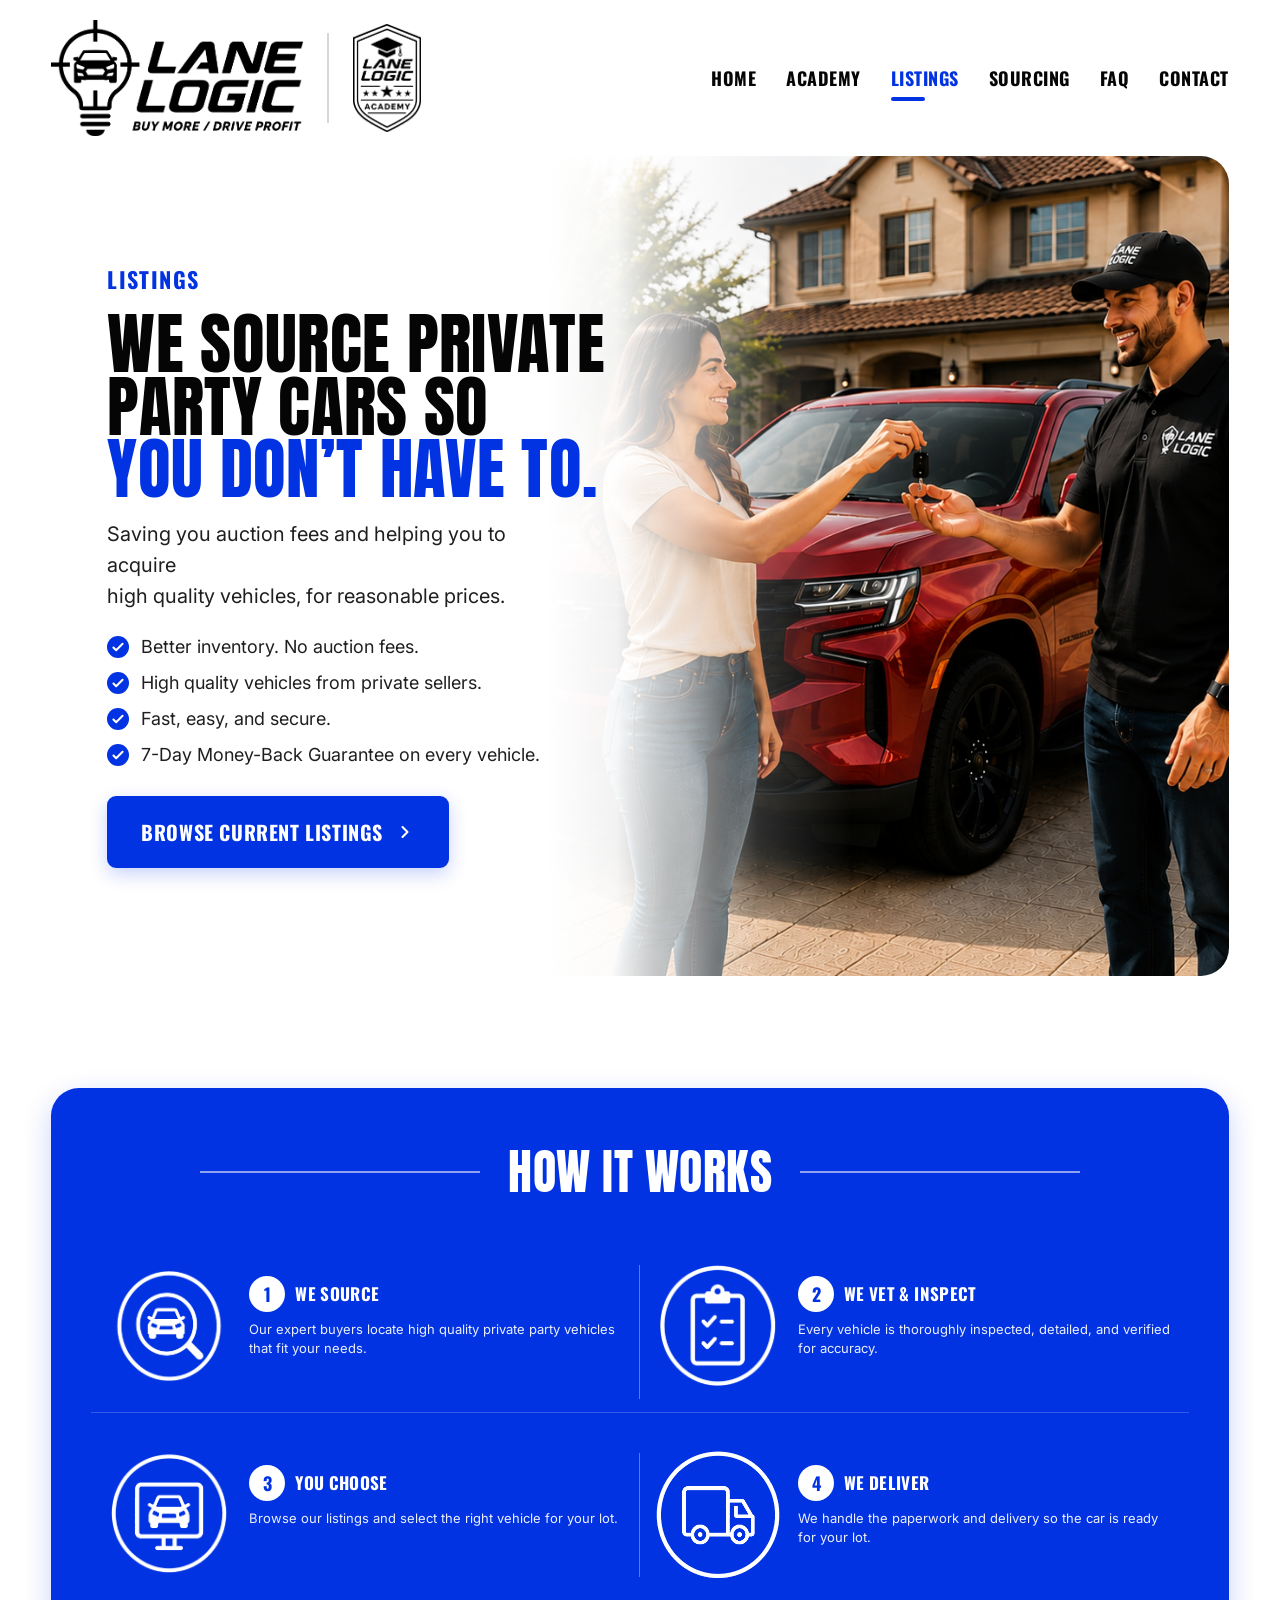
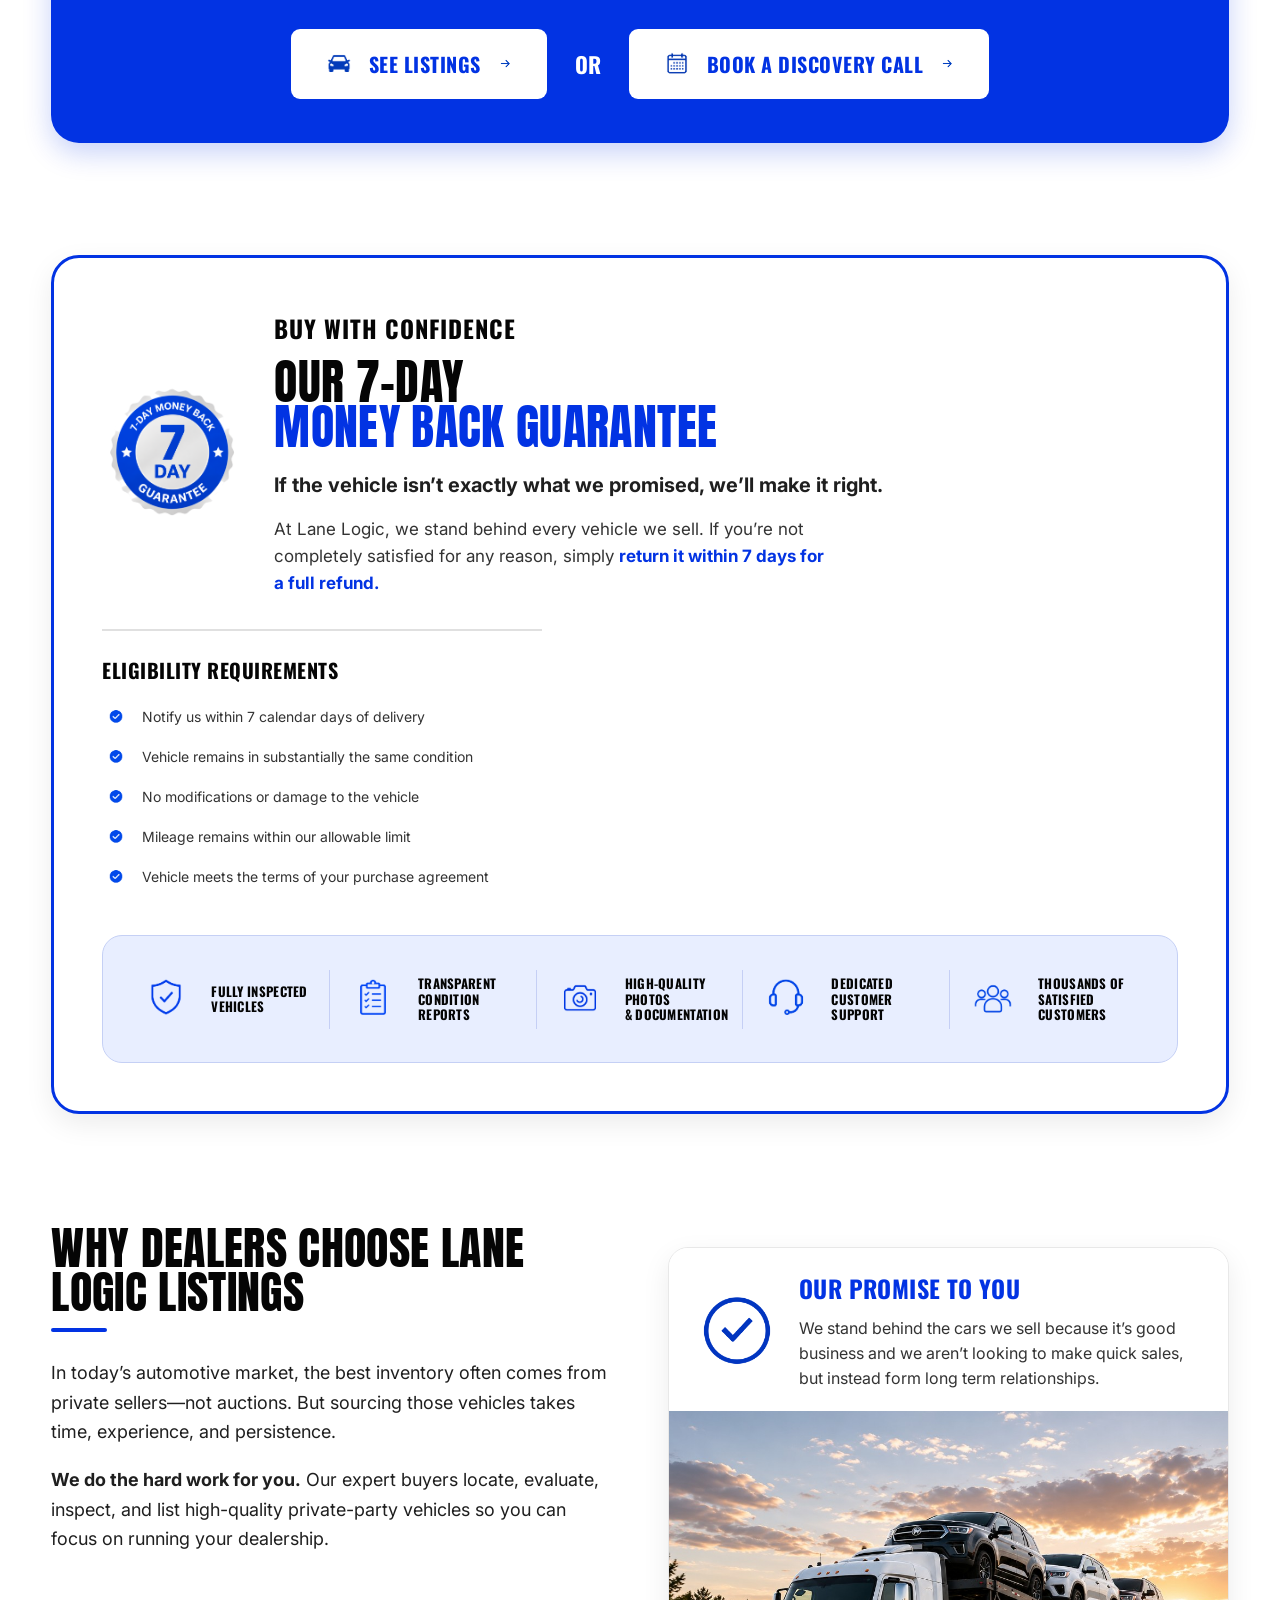
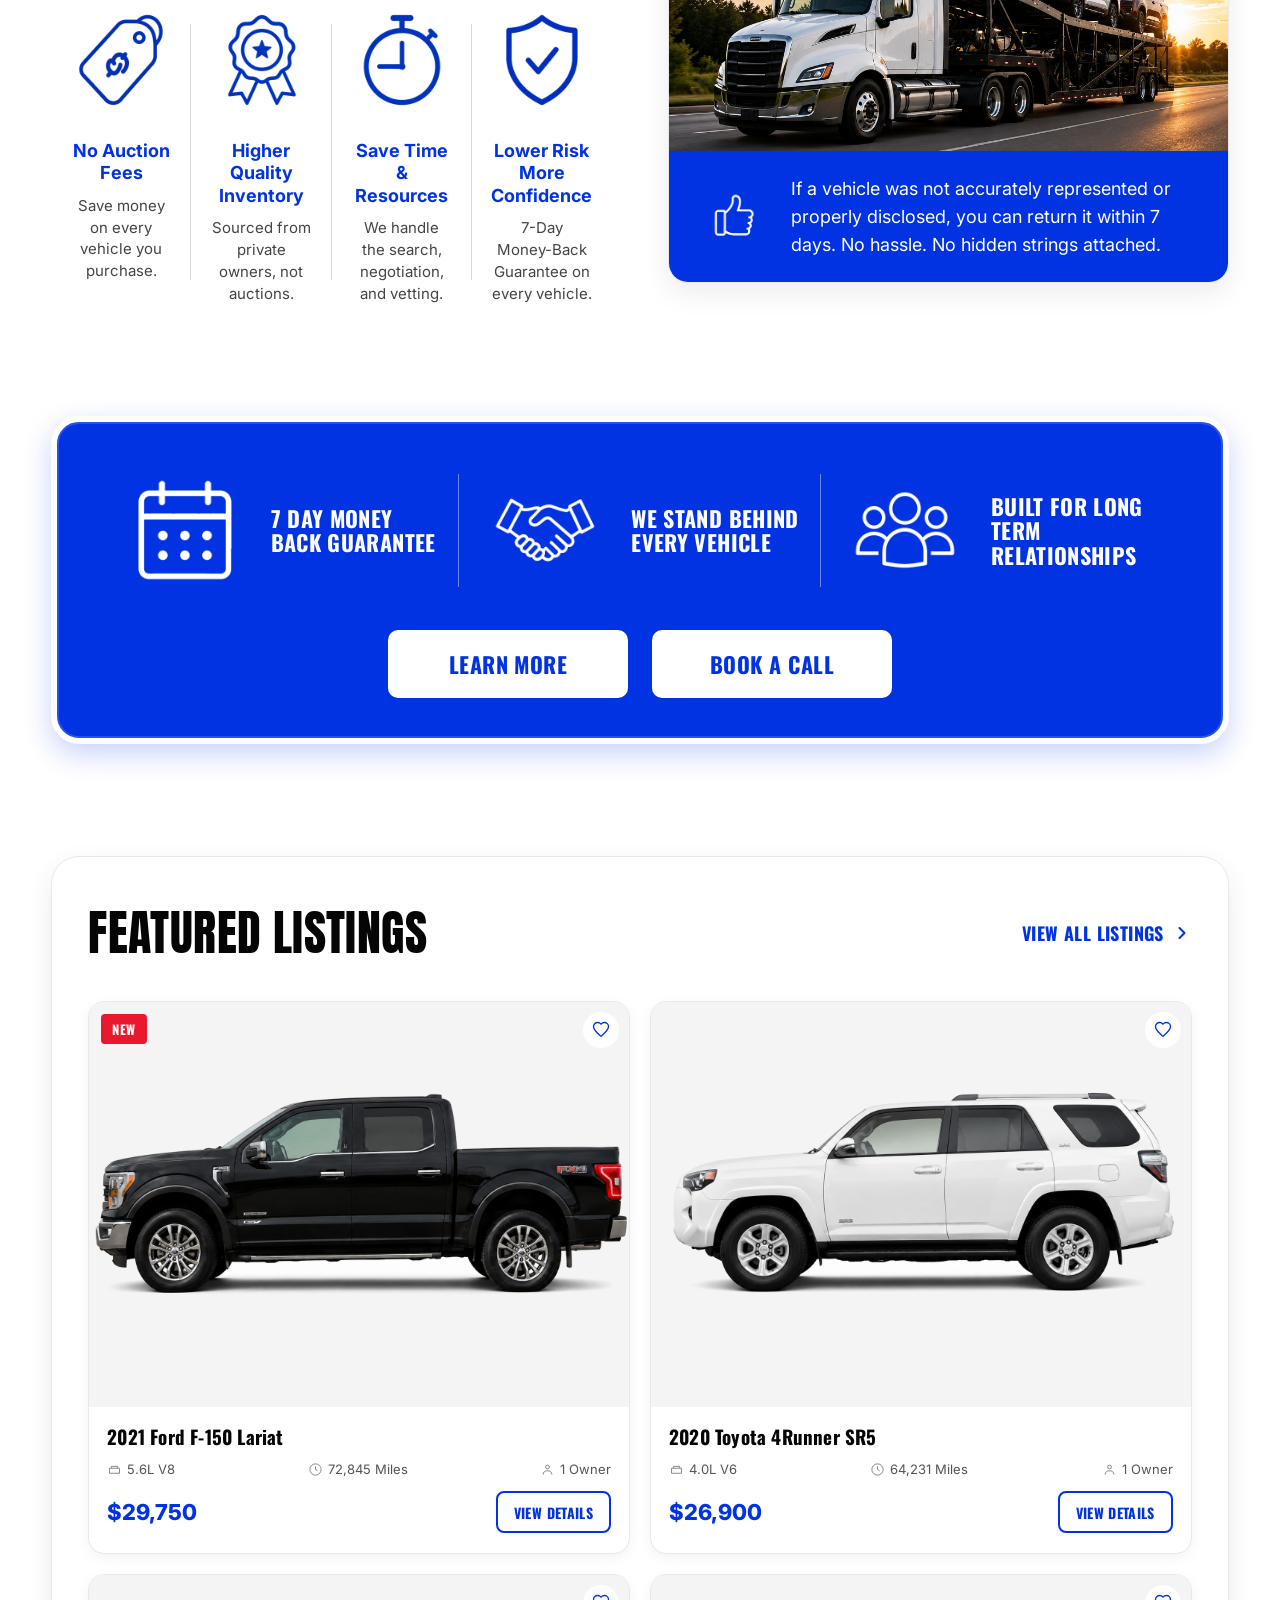
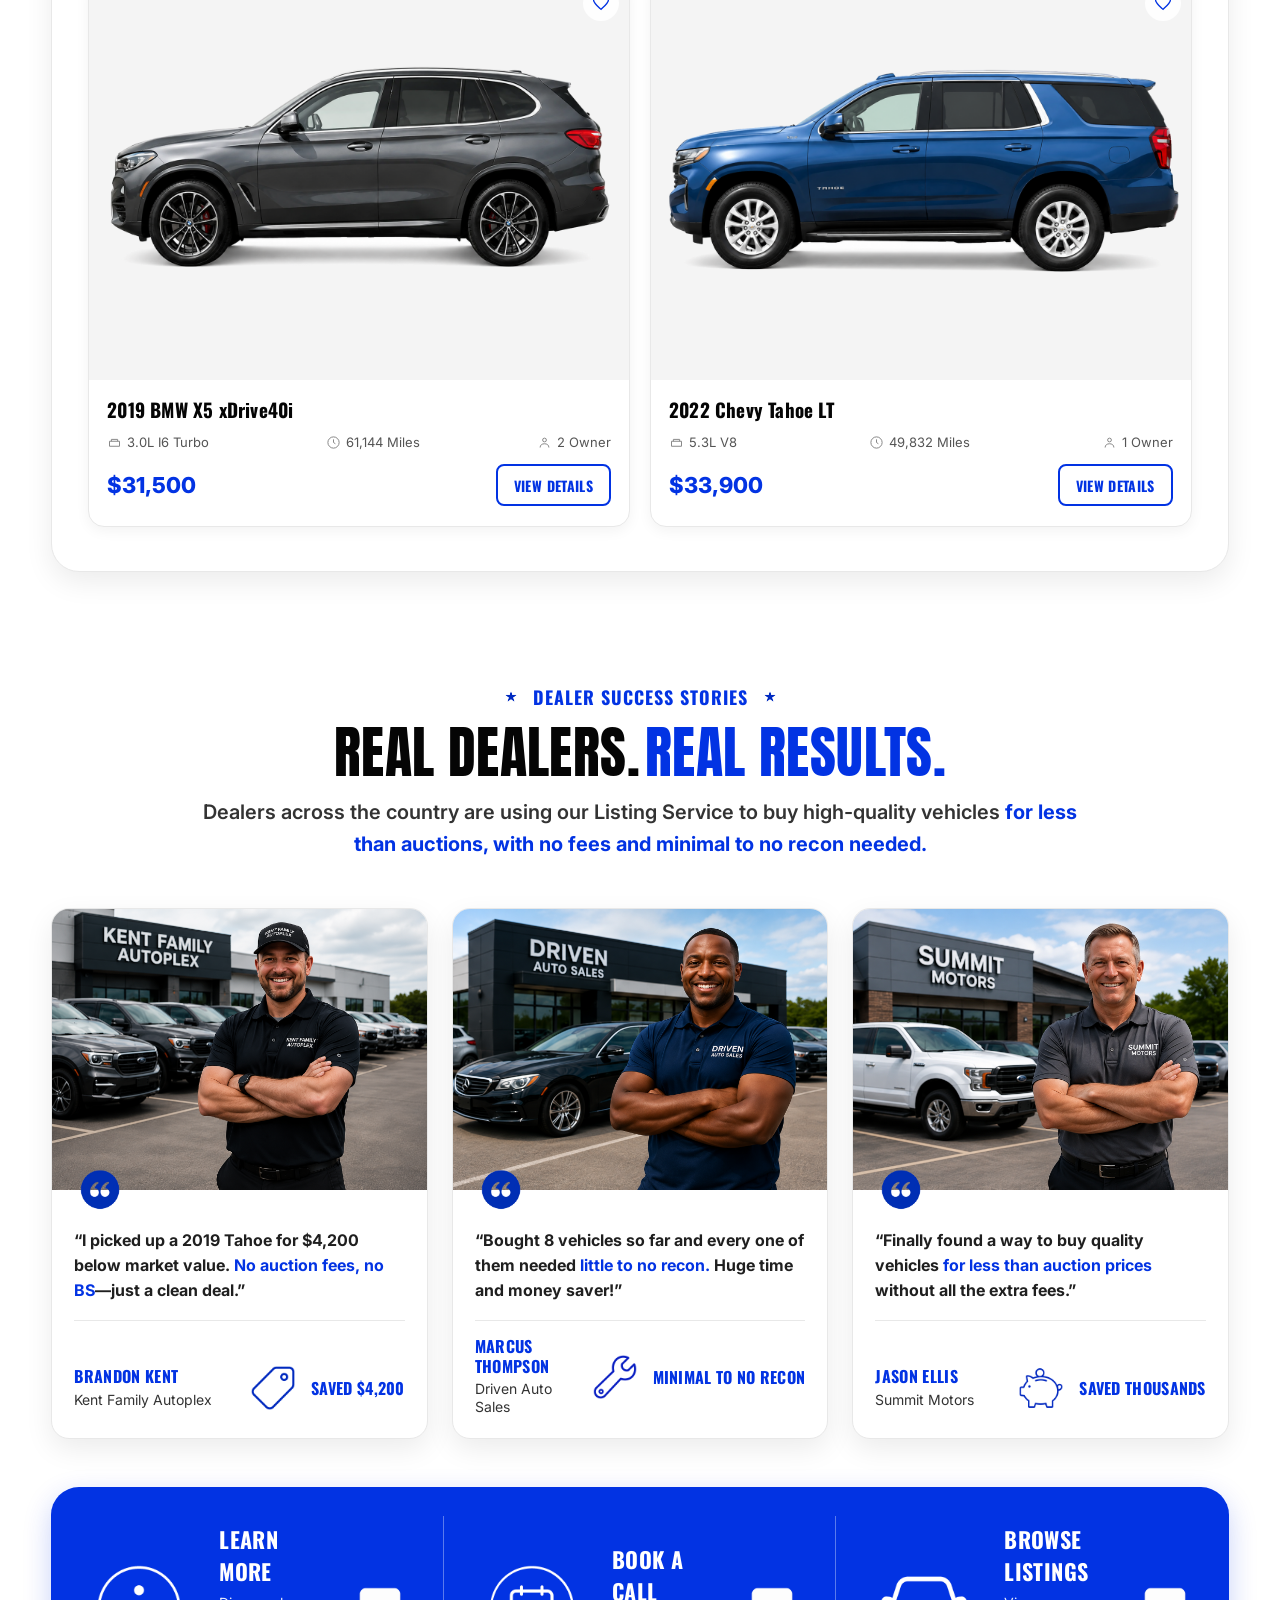
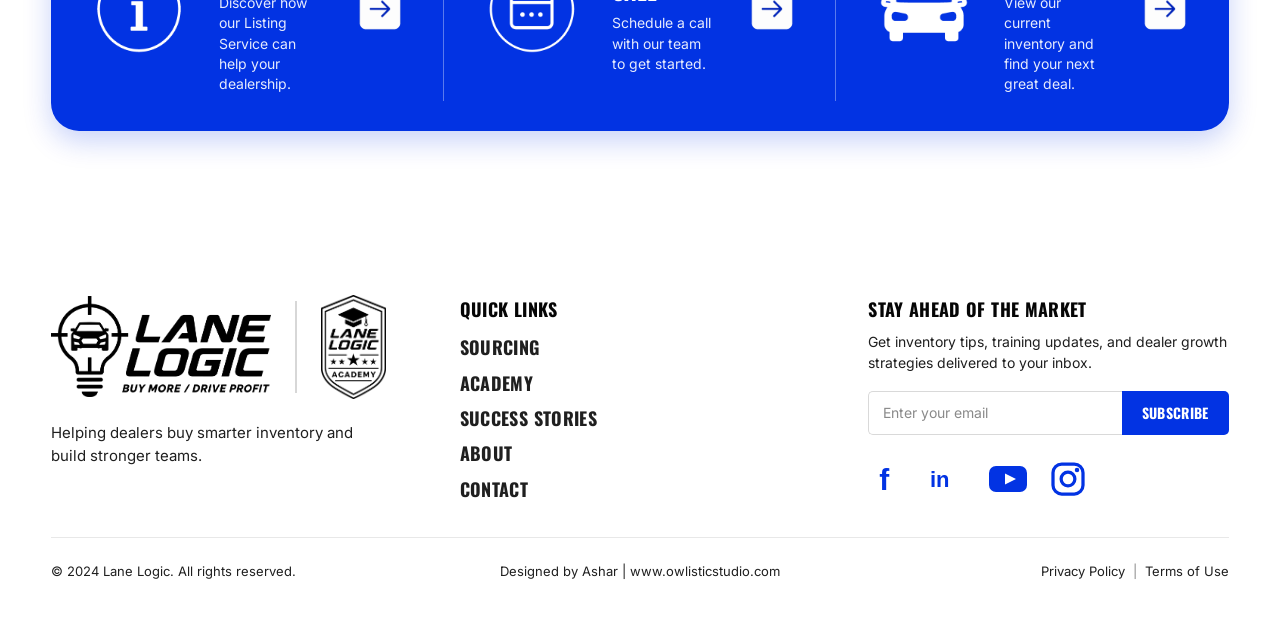
<file: listings.html>
<!DOCTYPE html>
<html lang="en">
<head>
  <meta charset="UTF-8" />
  <meta name="viewport" content="width=device-width, initial-scale=1.0" />
  <meta name="description" content="Browse high-quality private-party vehicles sourced, inspected, verified, and backed by Lane Logic's 7-Day Money-Back Guarantee." />
  <title>Listings | Lane Logic</title>
  <link rel="preconnect" href="https://fonts.googleapis.com" />
  <link rel="preconnect" href="https://fonts.gstatic.com" crossorigin />
  <link
    href="https://fonts.googleapis.com/css2?family=Anton&family=Barlow+Condensed:wght@500;600;700&family=Bebas+Neue&family=Caveat:wght@600;700&family=Inter:wght@400;500;600;700;800;900&family=Oswald:wght@500;600;700&display=swap"
    rel="stylesheet"
  />
  <link rel="stylesheet" href="styles.css?v=30" />
  <link rel="stylesheet" href="mobile.css?v=8" />
  <link rel="stylesheet" href="listings.css?v=23" />
</head>
<body class="listings-page">
  <div class="page">
    <!-- ============ HEADER ============ -->
    <header class="header">
      <div class="header__logos">
        <img class="header__main-logo" src="assets/Png%20File.png" alt="Lane Logic — Buy More / Drive Profit" />
        <span class="header__divider" aria-hidden="true"></span>
        <img class="header__academy-logo" src="assets/Png%20File%202.png" alt="Lane Logic Academy" />
      </div>
      <nav class="nav nav--desktop" aria-label="Primary">
        <a class="nav__link" href="index.html">HOME</a>
        <a class="nav__link" href="academy.html">ACADEMY</a>
        <a class="nav__link nav__link--active" href="listings.html">LISTINGS</a>
        <a class="nav__link" href="sourcing.html">SOURCING</a>
        <a class="nav__link" href="faq.html">FAQ</a>
        <a class="nav__link" href="contact.html">CONTACT</a>
      </nav>
      <button type="button" class="header__menu" aria-label="Open menu" aria-expanded="false" aria-controls="mobile-nav">
        <span class="header__menu-bar" aria-hidden="true"></span>
        <span class="header__menu-bar" aria-hidden="true"></span>
        <span class="header__menu-bar" aria-hidden="true"></span>
      </button>
    </header>
    <nav class="mobile-nav" id="mobile-nav" aria-label="Mobile" hidden>
      <a class="mobile-nav__link" href="index.html">HOME</a>
      <a class="mobile-nav__link" href="academy.html">ACADEMY</a>
      <a class="mobile-nav__link mobile-nav__link--active" href="listings.html">LISTINGS</a>
      <a class="mobile-nav__link" href="sourcing.html">SOURCING</a>
      <a class="mobile-nav__link" href="faq.html">FAQ</a>
      <a class="mobile-nav__link" href="contact.html">CONTACT</a>
    </nav>

    <main>
      <!-- ============ 1. HERO ============ -->
      <section class="lst-hero" aria-label="Lane Logic Listings">
        <div class="lst-hero__stage">
          <img
            class="lst-hero__image"
            src="assets/listings/hero/listings-hero.png?v=3"
            alt="Lane Logic representative handing car keys to a customer in front of a home and vehicle"
            width="1791"
            height="880"
            fetchpriority="high"
          />
          <div class="lst-hero__content">
            <p class="lst-hero__eyebrow">LISTINGS</p>
            <h1 class="lst-hero__headline">
              <span class="lst-hero__headline-line">WE SOURCE PRIVATE</span>
              <span class="lst-hero__headline-line">PARTY CARS SO</span>
              <span class="lst-hero__headline-line lst-hero__headline-blue">YOU DON&rsquo;T HAVE TO.</span>
            </h1>
            <p class="lst-hero__text">
              Saving you auction fees and helping you to acquire<br class="lst-hero__br" />
              high quality vehicles, for reasonable prices.
            </p>
            <ul class="lst-hero__bullets">
              <li>
                <svg class="lst-check" viewBox="0 0 24 24" aria-hidden="true"><circle cx="12" cy="12" r="12" fill="currentColor"/><path d="M7 12.5l3 3 7-7" fill="none" stroke="#fff" stroke-width="2.2" stroke-linecap="round" stroke-linejoin="round"/></svg>
                Better inventory. No auction fees.
              </li>
              <li>
                <svg class="lst-check" viewBox="0 0 24 24" aria-hidden="true"><circle cx="12" cy="12" r="12" fill="currentColor"/><path d="M7 12.5l3 3 7-7" fill="none" stroke="#fff" stroke-width="2.2" stroke-linecap="round" stroke-linejoin="round"/></svg>
                High quality vehicles from private sellers.
              </li>
              <li>
                <svg class="lst-check" viewBox="0 0 24 24" aria-hidden="true"><circle cx="12" cy="12" r="12" fill="currentColor"/><path d="M7 12.5l3 3 7-7" fill="none" stroke="#fff" stroke-width="2.2" stroke-linecap="round" stroke-linejoin="round"/></svg>
                Fast, easy, and secure.
              </li>
              <li>
                <svg class="lst-check" viewBox="0 0 24 24" aria-hidden="true"><circle cx="12" cy="12" r="12" fill="currentColor"/><path d="M7 12.5l3 3 7-7" fill="none" stroke="#fff" stroke-width="2.2" stroke-linecap="round" stroke-linejoin="round"/></svg>
                7-Day Money-Back Guarantee on every vehicle.
              </li>
            </ul>
            <div class="lst-hero__buttons">
              <a class="btn btn--solid" href="#featured-listings">
                BROWSE CURRENT LISTINGS
                <svg class="btn__arrow" viewBox="0 0 24 24" aria-hidden="true"><path d="M9 6l6 6-6 6" fill="none" stroke="currentColor" stroke-width="2.5" stroke-linecap="round" stroke-linejoin="round"/></svg>
              </a>
            </div>
          </div>
        </div>
      </section>

      <!-- ============ 2. HOW IT WORKS ============ -->
      <section class="lst-hiw" aria-labelledby="lst-hiw-title">
        <div class="lst-hiw__panel">
          <h2 class="lst-hiw__title" id="lst-hiw-title">
            <span class="lst-hiw__title-line" aria-hidden="true"></span>
            HOW IT WORKS
            <span class="lst-hiw__title-line" aria-hidden="true"></span>
          </h2>
          <ol class="lst-hiw__steps">
            <li class="lst-hiw__step">
              <div class="lst-hiw__icon-wrap">
                <span class="lst-hiw__ring">
                  <img class="lst-hiw__icon" src="assets/listings/how-it-works/step-source.png?v=3" alt="" width="156" height="156" />
                </span>
              </div>
              <div class="lst-hiw__copy">
                <div class="lst-hiw__step-head">
                  <span class="lst-hiw__num" aria-hidden="true">1</span>
                  <h3 class="lst-hiw__step-title">WE SOURCE</h3>
                </div>
                <p class="lst-hiw__step-text">Our expert buyers locate high quality private party vehicles that fit your needs.</p>
              </div>
            </li>
            <li class="lst-hiw__step">
              <div class="lst-hiw__icon-wrap">
                <span class="lst-hiw__ring">
                  <img class="lst-hiw__icon" src="assets/listings/how-it-works/step-inspect.png?v=3" alt="" width="156" height="156" />
                </span>
              </div>
              <div class="lst-hiw__copy">
                <div class="lst-hiw__step-head">
                  <span class="lst-hiw__num" aria-hidden="true">2</span>
                  <h3 class="lst-hiw__step-title">WE&nbsp;VET&nbsp;&amp;&nbsp;INSPECT</h3>
                </div>
                <p class="lst-hiw__step-text">Every vehicle is thoroughly inspected, detailed, and verified for accuracy.</p>
              </div>
            </li>
            <li class="lst-hiw__step">
              <div class="lst-hiw__icon-wrap">
                <span class="lst-hiw__ring">
                  <img class="lst-hiw__icon" src="assets/listings/how-it-works/step-choose.png?v=3" alt="" width="156" height="156" />
                </span>
              </div>
              <div class="lst-hiw__copy">
                <div class="lst-hiw__step-head">
                  <span class="lst-hiw__num" aria-hidden="true">3</span>
                  <h3 class="lst-hiw__step-title">YOU CHOOSE</h3>
                </div>
                <p class="lst-hiw__step-text">Browse our listings and select the right vehicle for your lot.</p>
              </div>
            </li>
            <li class="lst-hiw__step">
              <div class="lst-hiw__icon-wrap">
                <span class="lst-hiw__ring">
                  <img class="lst-hiw__icon" src="assets/listings/how-it-works/step-deliver.png?v=3" alt="" width="156" height="156" />
                </span>
              </div>
              <div class="lst-hiw__copy">
                <div class="lst-hiw__step-head">
                  <span class="lst-hiw__num" aria-hidden="true">4</span>
                  <h3 class="lst-hiw__step-title">WE DELIVER</h3>
                </div>
                <p class="lst-hiw__step-text">We handle the paperwork and delivery so the car is ready for your lot.</p>
              </div>
            </li>
          </ol>
          <div class="lst-hiw__ctas">
            <a class="lst-hiw__btn" href="#featured-listings">
              <img class="lst-hiw__btn-icon" src="assets/listings/how-it-works/icon-vehicle.png?v=3" alt="" width="32" height="32" />
              SEE LISTINGS
              <img class="lst-hiw__btn-arrow" src="assets/listings/how-it-works/arrow-white.png?v=3" alt="" width="20" height="20" />
            </a>
            <span class="lst-hiw__or" aria-hidden="true">OR</span>
            <a class="lst-hiw__btn" href="contact.html">
              <img class="lst-hiw__btn-icon" src="assets/listings/how-it-works/icon-calendar.png?v=3" alt="" width="32" height="32" />
              BOOK A DISCOVERY CALL
              <img class="lst-hiw__btn-arrow" src="assets/listings/how-it-works/arrow-white.png?v=3" alt="" width="20" height="20" />
            </a>
          </div>
        </div>
      </section>

      <!-- ============ 3. BUY WITH CONFIDENCE ============ -->
      <section class="lst-guarantee" aria-labelledby="lst-guarantee-title">
        <div class="lst-guarantee__panel">
          <div class="lst-guarantee__main">
            <img
              class="lst-guarantee__badge"
              src="assets/listings/guarantee/guarantee-badge.png?v=3"
              alt="7 Day Money Back Guarantee badge"
              width="280"
              height="280"
            />
            <div class="lst-guarantee__copy">
              <p class="lst-guarantee__eyebrow">BUY WITH CONFIDENCE</p>
              <h2 class="lst-guarantee__title" id="lst-guarantee-title">
                OUR 7-DAY<br />
                <span class="lst-guarantee__title-blue">MONEY BACK GUARANTEE</span>
              </h2>
              <p class="lst-guarantee__lead"><strong>If the vehicle isn&rsquo;t exactly what we promised, we&rsquo;ll make it right.</strong></p>
              <p class="lst-guarantee__body">
                At Lane Logic, we stand behind every vehicle we sell. If you&rsquo;re not completely satisfied for any reason, simply
                <strong class="lst-guarantee__em">return it within 7 days for a full refund.</strong>
              </p>
            </div>
            <aside class="lst-guarantee__reqs" aria-label="Eligibility requirements">
              <h3 class="lst-guarantee__reqs-title">ELIGIBILITY REQUIREMENTS</h3>
              <ul class="lst-guarantee__reqs-list">
                <li>
                  <img class="lst-guarantee__req-icon" src="assets/listings/guarantee/check-circle.png?v=3" alt="" width="28" height="28" />
                  Notify us within 7 calendar days of delivery
                </li>
                <li>
                  <img class="lst-guarantee__req-icon" src="assets/listings/guarantee/check-circle.png?v=3" alt="" width="28" height="28" />
                  Vehicle remains in substantially the same condition
                </li>
                <li>
                  <img class="lst-guarantee__req-icon" src="assets/listings/guarantee/check-circle.png?v=3" alt="" width="28" height="28" />
                  No modifications or damage to the vehicle
                </li>
                <li>
                  <img class="lst-guarantee__req-icon" src="assets/listings/guarantee/check-circle.png?v=3" alt="" width="28" height="28" />
                  Mileage remains within our allowable limit
                </li>
                <li>
                  <img class="lst-guarantee__req-icon" src="assets/listings/guarantee/check-circle.png?v=3" alt="" width="28" height="28" />
                  Vehicle meets the terms of your purchase agreement
                </li>
              </ul>
            </aside>
          </div>
          <ul class="lst-guarantee__features">
            <li>
              <img class="lst-guarantee__feat-icon" src="assets/listings/guarantee/feature-inspected.png?v=3" alt="" width="62" height="62" />
              <span>FULLY INSPECTED<br />VEHICLES</span>
            </li>
            <li>
              <img class="lst-guarantee__feat-icon" src="assets/listings/guarantee/feature-reports.png?v=3" alt="" width="62" height="62" />
              <span>TRANSPARENT<br />CONDITION REPORTS</span>
            </li>
            <li>
              <img class="lst-guarantee__feat-icon" src="assets/listings/guarantee/feature-photos.png?v=3" alt="" width="62" height="62" />
              <span>HIGH-QUALITY PHOTOS<br />&amp; DOCUMENTATION</span>
            </li>
            <li>
              <img class="lst-guarantee__feat-icon" src="assets/listings/guarantee/feature-support.png?v=3" alt="" width="62" height="62" />
              <span>DEDICATED<br />CUSTOMER SUPPORT</span>
            </li>
            <li>
              <img class="lst-guarantee__feat-icon" src="assets/listings/guarantee/feature-customers.png?v=3" alt="" width="62" height="62" />
              <span>THOUSANDS OF<br />SATISFIED CUSTOMERS</span>
            </li>
          </ul>
        </div>
      </section>

      <!-- ============ 4. WHY DEALERS CHOOSE ============ -->
      <section class="lst-why" id="why-dealers" aria-labelledby="lst-why-title">
        <div class="lst-why__grid">
          <div class="lst-why__left">
            <h2 class="lst-why__title" id="lst-why-title">WHY DEALERS CHOOSE LANE LOGIC LISTINGS</h2>
            <span class="lst-why__underline" aria-hidden="true"></span>
            <p class="lst-why__text">In today&rsquo;s automotive market, the best inventory often comes from private sellers&mdash;not auctions. But sourcing those vehicles takes time, experience, and persistence.</p>
            <p class="lst-why__text"><strong>We do the hard work for you.</strong> Our expert buyers locate, evaluate, inspect, and list high-quality private-party vehicles so you can focus on running your dealership.</p>
            <ul class="lst-why__benefits">
              <li class="lst-why__benefit">
                <span class="lst-why__benefit-icon-slot" aria-hidden="true">
                  <img class="lst-why__benefit-icon" src="assets/listings/why/icon-auction-tag.png?v=3" alt="" width="120" height="120" />
                </span>
                <h3 class="lst-why__benefit-title">No Auction Fees</h3>
                <p class="lst-why__benefit-text">Save money on every vehicle you purchase.</p>
              </li>
              <li class="lst-why__benefit">
                <span class="lst-why__benefit-icon-slot" aria-hidden="true">
                  <img class="lst-why__benefit-icon" src="assets/listings/why/icon-quality-medal.png?v=3" alt="" width="120" height="120" />
                </span>
                <h3 class="lst-why__benefit-title">Higher Quality Inventory</h3>
                <p class="lst-why__benefit-text">Sourced from private owners, not auctions.</p>
              </li>
              <li class="lst-why__benefit">
                <span class="lst-why__benefit-icon-slot" aria-hidden="true">
                  <img class="lst-why__benefit-icon" src="assets/listings/why/icon-time.png?v=3" alt="" width="120" height="120" />
                </span>
                <h3 class="lst-why__benefit-title">Save Time &amp; Resources</h3>
                <p class="lst-why__benefit-text">We handle the search, negotiation, and vetting.</p>
              </li>
              <li class="lst-why__benefit">
                <span class="lst-why__benefit-icon-slot" aria-hidden="true">
                  <img class="lst-why__benefit-icon" src="assets/listings/why/icon-risk-shield.png?v=3" alt="" width="120" height="120" />
                </span>
                <h3 class="lst-why__benefit-title">Lower Risk More Confidence</h3>
                <p class="lst-why__benefit-text">7-Day Money-Back Guarantee on every vehicle.</p>
              </li>
            </ul>
          </div>
          <aside class="lst-why__promise" aria-label="Our promise to you">
            <div class="lst-why__promise-head">
              <img class="lst-why__promise-check" src="assets/listings/why/icon-promise-check.png?v=2" alt="" width="88" height="88" />
              <div>
                <h3 class="lst-why__promise-title">OUR PROMISE TO YOU</h3>
                <p class="lst-why__promise-text">We stand behind the cars we sell because it&rsquo;s good business and we aren&rsquo;t looking to make quick sales, but instead form long term relationships.</p>
              </div>
            </div>
            <div class="lst-why__promise-visual">
              <img
                class="lst-why__truck"
                src="assets/listings/guarantee/delivery-truck.png?v=4"
                alt="Car carrier truck transporting vehicles on the highway"
                loading="lazy"
                width="1024"
                height="768"
              />
              <div class="lst-why__promise-bar">
                <img class="lst-why__promise-thumb" src="assets/listings/why/icon-thumbs-up.png?v=2" alt="" width="72" height="72" />
                <p>If a vehicle was not accurately represented or properly disclosed, you can return it within 7 days. No hassle. No hidden strings attached.</p>
              </div>
            </div>
          </aside>
        </div>
      </section>

      <!-- ============ 5. GUARANTEE CTA STRIP ============ -->
      <section class="lst-gstrip" aria-label="Lane Logic guarantee values">
        <div class="lst-gstrip__panel">
          <ul class="lst-gstrip__values">
            <li>
              <span class="lst-gstrip__icon-slot" aria-hidden="true">
                <img class="lst-gstrip__icon" src="assets/listings/guarantee-strip/icon-guarantee.png?v=4" alt="" width="128" height="128" />
              </span>
              <span>7 DAY MONEY<br />BACK GUARANTEE</span>
            </li>
            <li>
              <span class="lst-gstrip__icon-slot" aria-hidden="true">
                <img class="lst-gstrip__icon" src="assets/listings/guarantee-strip/icon-stand-behind.png?v=4" alt="" width="128" height="128" />
              </span>
              <span>WE STAND BEHIND<br />EVERY VEHICLE</span>
            </li>
            <li>
              <span class="lst-gstrip__icon-slot" aria-hidden="true">
                <img class="lst-gstrip__icon" src="assets/listings/guarantee-strip/icon-relationships.png?v=4" alt="" width="128" height="128" />
              </span>
              <span>BUILT FOR LONG TERM<br />RELATIONSHIPS</span>
            </li>
          </ul>
          <div class="lst-gstrip__buttons">
            <a class="lst-gstrip__btn" href="#why-dealers">LEARN MORE</a>
            <a class="lst-gstrip__btn" href="contact.html">BOOK A CALL</a>
          </div>
        </div>
      </section>

      <!-- ============ 6. FEATURED LISTINGS ============ -->
      <section class="lst-featured" id="featured-listings" aria-labelledby="lst-featured-title">
        <div class="lst-featured__panel">
          <div class="lst-featured__header">
            <h2 class="lst-featured__title" id="lst-featured-title">FEATURED LISTINGS</h2>
            <a class="lst-featured__view-all" href="#featured-listings">
              VIEW ALL LISTINGS
              <svg viewBox="0 0 24 24" aria-hidden="true"><path d="M9 6l6 6-6 6" fill="none" stroke="currentColor" stroke-width="2.5" stroke-linecap="round" stroke-linejoin="round"/></svg>
            </a>
          </div>
          <div class="lst-featured__grid">
            <article class="lst-vehicle-card">
              <div class="lst-vehicle-card__media">
                <span class="lst-vehicle-card__badge">NEW</span>
                <button type="button" class="lst-vehicle-card__heart" aria-label="Save listing">
                  <svg viewBox="0 0 24 24" aria-hidden="true"><path d="M12 20.5l-1.1-1C5.4 14.4 2 11.4 2 7.5 2 4.4 4.4 2 7.5 2c1.7 0 3.4.8 4.5 2.1C13.1 2.8 14.8 2 16.5 2 19.6 2 22 4.4 22 7.5c0 3.9-3.4 6.9-8.9 11.9L12 20.5z" fill="none" stroke="currentColor" stroke-width="1.8"/></svg>
                </button>
                <img class="lst-vehicle-card__image" src="assets/listings/vehicles/ford-f150.png?v=3" alt="2021 Ford F-150 Lariat" loading="lazy" width="480" height="320" />
              </div>
              <div class="lst-vehicle-card__body">
                <h3 class="lst-vehicle-card__name">2021 Ford F-150 Lariat</h3>
                <ul class="lst-vehicle-card__specs">
                  <li><svg viewBox="0 0 24 24" aria-hidden="true"><path d="M4 10h16v8H4zM7 10V7h10v3" fill="none" stroke="currentColor" stroke-width="1.6"/></svg>5.6L V8</li>
                  <li><svg viewBox="0 0 24 24" aria-hidden="true"><circle cx="12" cy="12" r="9" fill="none" stroke="currentColor" stroke-width="1.6"/><path d="M12 7v5l3 2" fill="none" stroke="currentColor" stroke-width="1.6"/></svg>72,845 Miles</li>
                  <li><svg viewBox="0 0 24 24" aria-hidden="true"><circle cx="12" cy="8" r="3" fill="none" stroke="currentColor" stroke-width="1.6"/><path d="M5 20c0-4 3-6 7-6s7 2 7 6" fill="none" stroke="currentColor" stroke-width="1.6"/></svg>1 Owner</li>
                </ul>
                <div class="lst-vehicle-card__footer">
                  <p class="lst-vehicle-card__price">$29,750</p>
                  <a class="lst-vehicle-card__btn" href="contact.html">VIEW DETAILS</a>
                </div>
              </div>
            </article>

            <article class="lst-vehicle-card">
              <div class="lst-vehicle-card__media">
                <button type="button" class="lst-vehicle-card__heart" aria-label="Save listing">
                  <svg viewBox="0 0 24 24" aria-hidden="true"><path d="M12 20.5l-1.1-1C5.4 14.4 2 11.4 2 7.5 2 4.4 4.4 2 7.5 2c1.7 0 3.4.8 4.5 2.1C13.1 2.8 14.8 2 16.5 2 19.6 2 22 4.4 22 7.5c0 3.9-3.4 6.9-8.9 11.9L12 20.5z" fill="none" stroke="currentColor" stroke-width="1.8"/></svg>
                </button>
                <img class="lst-vehicle-card__image" src="assets/listings/vehicles/toyota-4runner.png?v=3" alt="2020 Toyota 4Runner SR5" loading="lazy" width="480" height="320" />
              </div>
              <div class="lst-vehicle-card__body">
                <h3 class="lst-vehicle-card__name">2020 Toyota 4Runner SR5</h3>
                <ul class="lst-vehicle-card__specs">
                  <li><svg viewBox="0 0 24 24" aria-hidden="true"><path d="M4 10h16v8H4zM7 10V7h10v3" fill="none" stroke="currentColor" stroke-width="1.6"/></svg>4.0L V6</li>
                  <li><svg viewBox="0 0 24 24" aria-hidden="true"><circle cx="12" cy="12" r="9" fill="none" stroke="currentColor" stroke-width="1.6"/><path d="M12 7v5l3 2" fill="none" stroke="currentColor" stroke-width="1.6"/></svg>64,231 Miles</li>
                  <li><svg viewBox="0 0 24 24" aria-hidden="true"><circle cx="12" cy="8" r="3" fill="none" stroke="currentColor" stroke-width="1.6"/><path d="M5 20c0-4 3-6 7-6s7 2 7 6" fill="none" stroke="currentColor" stroke-width="1.6"/></svg>1 Owner</li>
                </ul>
                <div class="lst-vehicle-card__footer">
                  <p class="lst-vehicle-card__price">$26,900</p>
                  <a class="lst-vehicle-card__btn" href="contact.html">VIEW DETAILS</a>
                </div>
              </div>
            </article>

            <article class="lst-vehicle-card">
              <div class="lst-vehicle-card__media">
                <button type="button" class="lst-vehicle-card__heart" aria-label="Save listing">
                  <svg viewBox="0 0 24 24" aria-hidden="true"><path d="M12 20.5l-1.1-1C5.4 14.4 2 11.4 2 7.5 2 4.4 4.4 2 7.5 2c1.7 0 3.4.8 4.5 2.1C13.1 2.8 14.8 2 16.5 2 19.6 2 22 4.4 22 7.5c0 3.9-3.4 6.9-8.9 11.9L12 20.5z" fill="none" stroke="currentColor" stroke-width="1.8"/></svg>
                </button>
                <img class="lst-vehicle-card__image" src="assets/listings/vehicles/bmw-x5.png?v=3" alt="2019 BMW X5 xDrive40i" loading="lazy" width="480" height="320" />
              </div>
              <div class="lst-vehicle-card__body">
                <h3 class="lst-vehicle-card__name">2019 BMW X5 xDrive40i</h3>
                <ul class="lst-vehicle-card__specs">
                  <li><svg viewBox="0 0 24 24" aria-hidden="true"><path d="M4 10h16v8H4zM7 10V7h10v3" fill="none" stroke="currentColor" stroke-width="1.6"/></svg>3.0L I6 Turbo</li>
                  <li><svg viewBox="0 0 24 24" aria-hidden="true"><circle cx="12" cy="12" r="9" fill="none" stroke="currentColor" stroke-width="1.6"/><path d="M12 7v5l3 2" fill="none" stroke="currentColor" stroke-width="1.6"/></svg>61,144 Miles</li>
                  <li><svg viewBox="0 0 24 24" aria-hidden="true"><circle cx="12" cy="8" r="3" fill="none" stroke="currentColor" stroke-width="1.6"/><path d="M5 20c0-4 3-6 7-6s7 2 7 6" fill="none" stroke="currentColor" stroke-width="1.6"/></svg>2 Owner</li>
                </ul>
                <div class="lst-vehicle-card__footer">
                  <p class="lst-vehicle-card__price">$31,500</p>
                  <a class="lst-vehicle-card__btn" href="contact.html">VIEW DETAILS</a>
                </div>
              </div>
            </article>

            <article class="lst-vehicle-card">
              <div class="lst-vehicle-card__media">
                <button type="button" class="lst-vehicle-card__heart" aria-label="Save listing">
                  <svg viewBox="0 0 24 24" aria-hidden="true"><path d="M12 20.5l-1.1-1C5.4 14.4 2 11.4 2 7.5 2 4.4 4.4 2 7.5 2c1.7 0 3.4.8 4.5 2.1C13.1 2.8 14.8 2 16.5 2 19.6 2 22 4.4 22 7.5c0 3.9-3.4 6.9-8.9 11.9L12 20.5z" fill="none" stroke="currentColor" stroke-width="1.8"/></svg>
                </button>
                <img class="lst-vehicle-card__image" src="assets/listings/vehicles/chevy-tahoe.png?v=3" alt="2022 Chevy Tahoe LT" loading="lazy" width="480" height="320" />
              </div>
              <div class="lst-vehicle-card__body">
                <h3 class="lst-vehicle-card__name">2022 Chevy Tahoe LT</h3>
                <ul class="lst-vehicle-card__specs">
                  <li><svg viewBox="0 0 24 24" aria-hidden="true"><path d="M4 10h16v8H4zM7 10V7h10v3" fill="none" stroke="currentColor" stroke-width="1.6"/></svg>5.3L V8</li>
                  <li><svg viewBox="0 0 24 24" aria-hidden="true"><circle cx="12" cy="12" r="9" fill="none" stroke="currentColor" stroke-width="1.6"/><path d="M12 7v5l3 2" fill="none" stroke="currentColor" stroke-width="1.6"/></svg>49,832 Miles</li>
                  <li><svg viewBox="0 0 24 24" aria-hidden="true"><circle cx="12" cy="8" r="3" fill="none" stroke="currentColor" stroke-width="1.6"/><path d="M5 20c0-4 3-6 7-6s7 2 7 6" fill="none" stroke="currentColor" stroke-width="1.6"/></svg>1 Owner</li>
                </ul>
                <div class="lst-vehicle-card__footer">
                  <p class="lst-vehicle-card__price">$33,900</p>
                  <a class="lst-vehicle-card__btn" href="contact.html">VIEW DETAILS</a>
                </div>
              </div>
            </article>
          </div>
        </div>
      </section>

      <!-- ============ 7. DEALER SUCCESS STORIES ============ -->
      <section class="lst-stories" aria-labelledby="lst-stories-title">
        <p class="lst-stories__eyebrow">
          <img class="lst-stories__star" src="assets/listings/stories/star.png?v=3" alt="" width="20" height="20" />
          DEALER SUCCESS STORIES
          <img class="lst-stories__star" src="assets/listings/stories/star.png?v=3" alt="" width="20" height="20" />
        </p>
        <h2 class="lst-stories__title" id="lst-stories-title">
          <span class="lst-stories__title-black">REAL DEALERS.</span>
          <span class="lst-stories__title-blue">REAL RESULTS.</span>
        </h2>
        <p class="lst-stories__subtitle">
          Dealers across the country are using our Listing Service to buy high-quality vehicles
          <strong class="lst-stories__em">for less than auctions, with no fees and minimal to no recon needed.</strong>
        </p>
        <div class="lst-stories__grid">
          <article class="lst-testimonial">
            <img class="lst-testimonial__photo" src="assets/listings/stories/brandon-kent.png?v=4" alt="Brandon Kent at Kent Family Autoplex" loading="lazy" width="1448" height="1086" />
            <div class="lst-testimonial__body">
              <img class="lst-testimonial__quote-icon" src="assets/listings/stories/quote-circle.png?v=3" alt="" width="52" height="52" />
              <p class="lst-testimonial__text">&ldquo;I picked up a 2019 Tahoe for $4,200 below market value. <strong class="lst-testimonial__em">No auction fees, no BS</strong>&mdash;just a clean deal.&rdquo;</p>
              <span class="lst-testimonial__rule" aria-hidden="true"></span>
              <div class="lst-testimonial__footer">
                <div class="lst-testimonial__meta">
                  <p class="lst-testimonial__name">BRANDON KENT</p>
                  <p class="lst-testimonial__company">Kent Family Autoplex</p>
                </div>
                <div class="lst-testimonial__result">
                  <span class="lst-testimonial__result-icon" aria-hidden="true">
                    <img src="assets/listings/stories/icon-saved.png?v=4" alt="" width="56" height="56" />
                  </span>
                  <span class="lst-testimonial__result-text">SAVED $4,200</span>
                </div>
              </div>
            </div>
          </article>

          <article class="lst-testimonial">
            <img class="lst-testimonial__photo" src="assets/listings/stories/marcus-thompson.png?v=4" alt="Marcus Thompson at Driven Auto Sales" loading="lazy" width="1448" height="1086" />
            <div class="lst-testimonial__body">
              <img class="lst-testimonial__quote-icon" src="assets/listings/stories/quote-circle.png?v=3" alt="" width="52" height="52" />
              <p class="lst-testimonial__text">&ldquo;Bought 8 vehicles so far and every one of them needed <strong class="lst-testimonial__em">little to no recon.</strong> Huge time and money saver!&rdquo;</p>
              <span class="lst-testimonial__rule" aria-hidden="true"></span>
              <div class="lst-testimonial__footer">
                <div class="lst-testimonial__meta">
                  <p class="lst-testimonial__name">MARCUS THOMPSON</p>
                  <p class="lst-testimonial__company">Driven Auto Sales</p>
                </div>
                <div class="lst-testimonial__result">
                  <span class="lst-testimonial__result-icon" aria-hidden="true">
                    <img src="assets/listings/stories/icon-recon.png?v=4" alt="" width="56" height="56" />
                  </span>
                  <span class="lst-testimonial__result-text">MINIMAL TO NO RECON</span>
                </div>
              </div>
            </div>
          </article>

          <article class="lst-testimonial">
            <img class="lst-testimonial__photo" src="assets/listings/stories/jason-ellis.png?v=4" alt="Jason Ellis at Summit Motors" loading="lazy" width="1448" height="1086" />
            <div class="lst-testimonial__body">
              <img class="lst-testimonial__quote-icon" src="assets/listings/stories/quote-circle.png?v=3" alt="" width="52" height="52" />
              <p class="lst-testimonial__text">&ldquo;Finally found a way to buy quality vehicles <strong class="lst-testimonial__em">for less than auction prices</strong> without all the extra fees.&rdquo;</p>
              <span class="lst-testimonial__rule" aria-hidden="true"></span>
              <div class="lst-testimonial__footer">
                <div class="lst-testimonial__meta">
                  <p class="lst-testimonial__name">JASON ELLIS</p>
                  <p class="lst-testimonial__company">Summit Motors</p>
                </div>
                <div class="lst-testimonial__result">
                  <span class="lst-testimonial__result-icon" aria-hidden="true">
                    <img src="assets/listings/stories/icon-thousands.png?v=4" alt="" width="56" height="56" />
                  </span>
                  <span class="lst-testimonial__result-text">SAVED THOUSANDS</span>
                </div>
              </div>
            </div>
          </article>
        </div>
      </section>

      <!-- ============ 8. THREE-ACTION CTA STRIP ============ -->
      <section class="lst-actions" aria-label="Listings next steps">
        <div class="lst-actions__panel">
          <a class="lst-actions__item" href="#why-dealers">
            <span class="lst-actions__icon-slot" aria-hidden="true">
              <img class="lst-actions__icon" src="assets/listings/stories/action-learn.png?v=4" alt="" width="112" height="112" />
            </span>
            <div class="lst-actions__copy">
              <h3 class="lst-actions__heading">LEARN MORE</h3>
              <p class="lst-actions__text">Discover how our Listing Service can help your dealership.</p>
            </div>
            <img class="lst-actions__arrow" src="assets/listings/stories/action-arrow.png?v=4" alt="" width="64" height="64" />
          </a>
          <a class="lst-actions__item" href="contact.html">
            <span class="lst-actions__icon-slot" aria-hidden="true">
              <img class="lst-actions__icon" src="assets/listings/stories/action-book.png?v=4" alt="" width="112" height="112" />
            </span>
            <div class="lst-actions__copy">
              <h3 class="lst-actions__heading">BOOK A CALL</h3>
              <p class="lst-actions__text">Schedule a call with our team to get started.</p>
            </div>
            <img class="lst-actions__arrow" src="assets/listings/stories/action-arrow.png?v=4" alt="" width="64" height="64" />
          </a>
          <a class="lst-actions__item" href="#featured-listings">
            <span class="lst-actions__icon-slot" aria-hidden="true">
              <img class="lst-actions__icon" src="assets/listings/stories/action-browse.png?v=4" alt="" width="112" height="112" />
            </span>
            <div class="lst-actions__copy">
              <h3 class="lst-actions__heading">BROWSE LISTINGS</h3>
              <p class="lst-actions__text">View our current inventory and find your next great deal.</p>
            </div>
            <img class="lst-actions__arrow" src="assets/listings/stories/action-arrow.png?v=4" alt="" width="64" height="64" />
          </a>
        </div>
      </section>
    </main>

    <!-- ============ FOOTER ============ -->
    <footer class="site-footer">
      <div class="site-footer__main">
        <div class="site-footer__brand">
          <div class="site-footer__logos">
            <img class="site-footer__main-logo" src="assets/Png%20File.png" alt="Lane Logic — Buy More / Drive Profit" />
            <span class="site-footer__divider" aria-hidden="true"></span>
            <img class="site-footer__academy-logo" src="assets/Png%20File%202.png" alt="Lane Logic Academy" />
          </div>
          <p class="site-footer__tagline">Helping dealers buy smarter inventory and build stronger teams.</p>
        </div>
        <nav class="site-footer__nav-col" aria-label="Footer navigation">
          <h3 class="site-footer__heading">Quick Links</h3>
          <ul class="site-footer__links">
            <li><a href="sourcing.html">Sourcing</a></li>
            <li><a href="academy.html">Academy</a></li>
            <li><a href="success-stories.html">Success Stories</a></li>
            <li><a href="about.html">About</a></li>
            <li><a href="contact.html">Contact</a></li>
          </ul>
        </nav>
        <div class="site-footer__newsletter">
          <h3 class="site-footer__heading">Stay Ahead of the Market</h3>
          <p class="site-footer__newsletter-text">Get inventory tips, training updates, and dealer growth strategies delivered to your inbox.</p>
          <form class="site-footer__form" action="#" method="post">
            <input class="site-footer__input" type="email" name="email" placeholder="Enter your email" aria-label="Enter your email" />
            <button class="site-footer__subscribe" type="submit">SUBSCRIBE</button>
          </form>
          <div class="site-footer__social" aria-label="Social media">
            <a class="site-footer__social-link" href="#" aria-label="Facebook">
              <svg class="site-footer__social-icon" viewBox="0 0 32 32" aria-hidden="true"><text x="9" y="25" fill="currentColor" font-family="Arial, Helvetica, sans-serif" font-size="24" font-weight="700">f</text></svg>
            </a>
            <a class="site-footer__social-link" href="#" aria-label="LinkedIn">
              <svg class="site-footer__social-icon" viewBox="0 0 40 32" aria-hidden="true"><text x="2" y="24" fill="currentColor" font-family="Arial, Helvetica, sans-serif" font-size="22" font-weight="700">in</text></svg>
            </a>
            <a class="site-footer__social-link" href="#" aria-label="YouTube">
              <svg class="site-footer__social-icon" viewBox="0 0 40 28" aria-hidden="true"><rect x="1" y="1" width="38" height="26" rx="7" fill="currentColor" /><path d="M17 8.5L28 14L17 19.5V8.5Z" fill="#FFFFFF" /></svg>
            </a>
            <a class="site-footer__social-link" href="#" aria-label="Instagram">
              <svg class="site-footer__social-icon" viewBox="0 0 32 32" aria-hidden="true"><rect x="4" y="4" width="24" height="24" rx="7" fill="none" stroke="currentColor" stroke-width="2.6" /><circle cx="16" cy="16" r="5.5" fill="none" stroke="currentColor" stroke-width="2.6" /><circle cx="23.2" cy="8.8" r="1.8" fill="currentColor" /></svg>
            </a>
          </div>
        </div>
      </div>
      <div class="site-footer__legal">
        <p class="site-footer__copyright">&copy; 2024 Lane Logic. All rights reserved.</p>
        <p class="site-footer__credit">Designed by Ashar | <a href="https://www.owlisticstudio.com" target="_blank" rel="noopener noreferrer">www.owlisticstudio.com</a></p>
        <p class="site-footer__policies"><a href="#">Privacy Policy</a><span aria-hidden="true">|</span><a href="#">Terms of Use</a></p>
      </div>
    </footer>
  </div>
  <script src="mobile.js"></script>
</body>
</html>
</file>
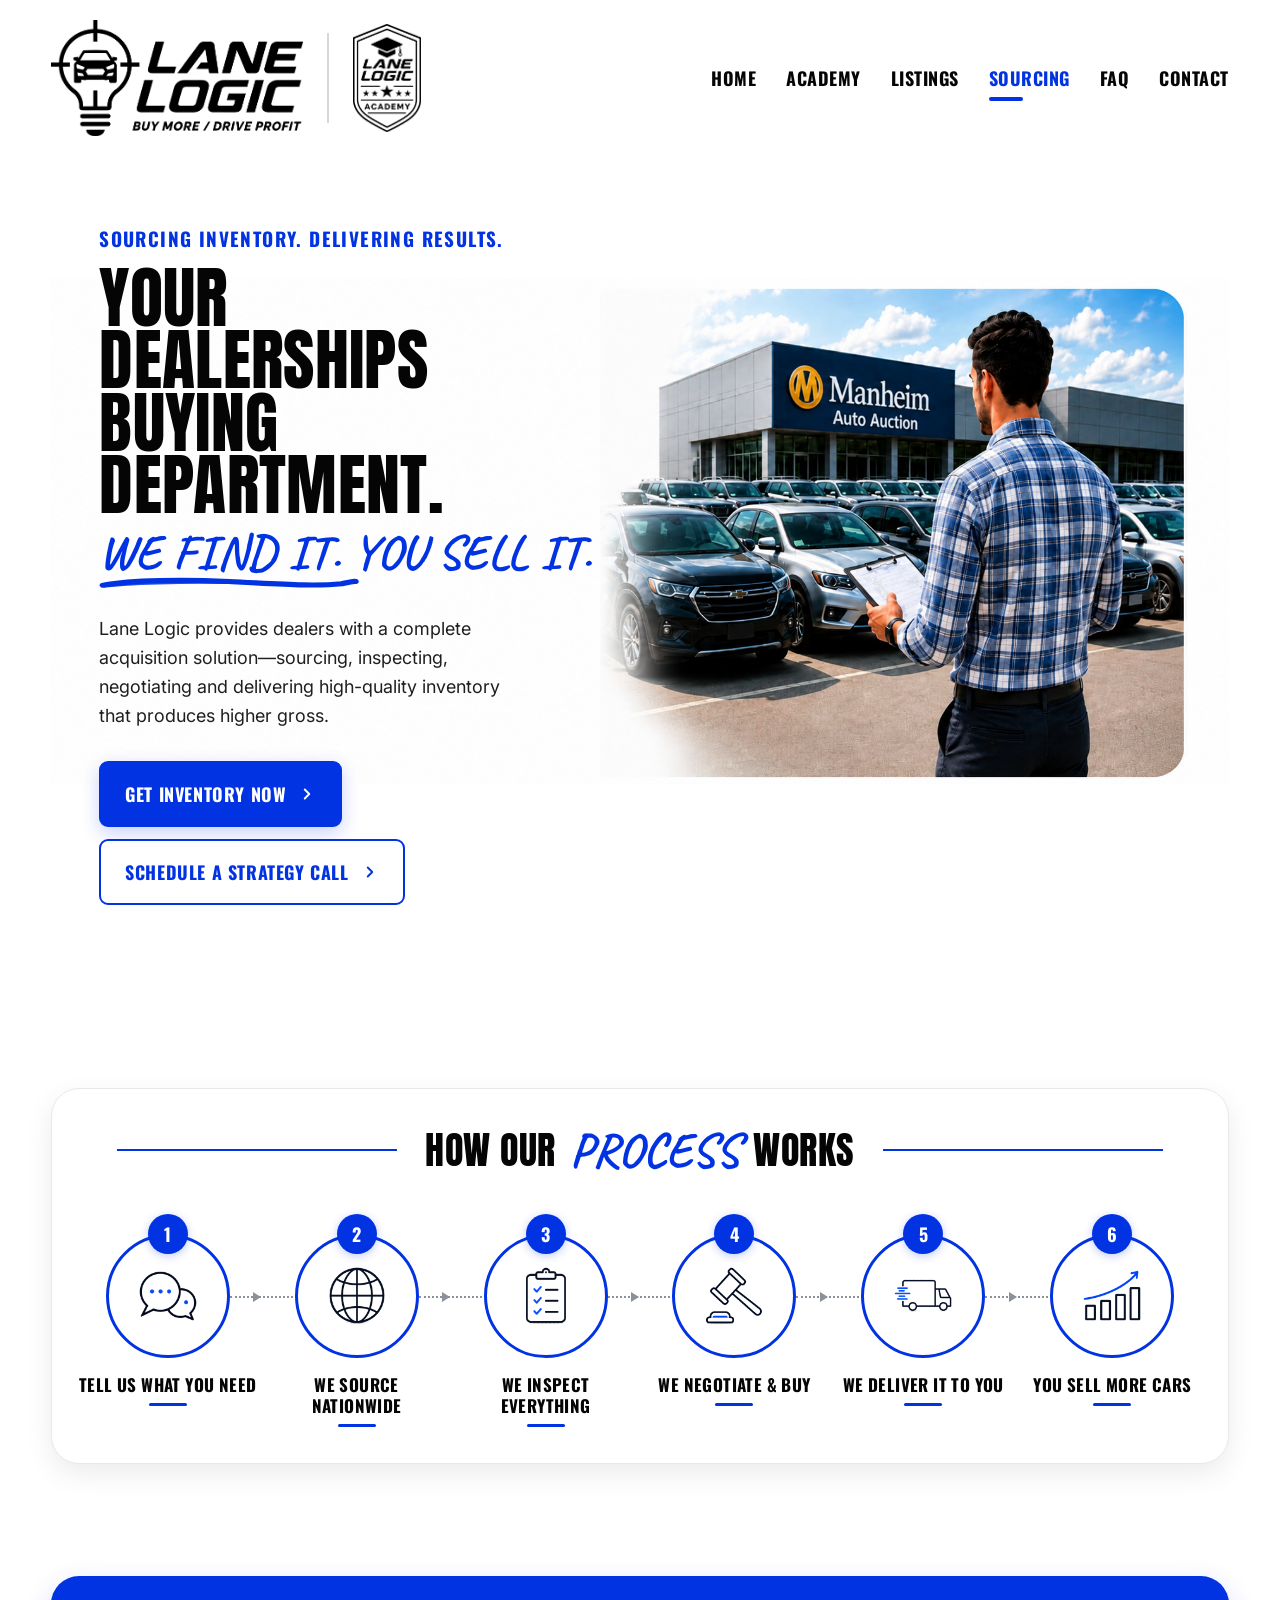
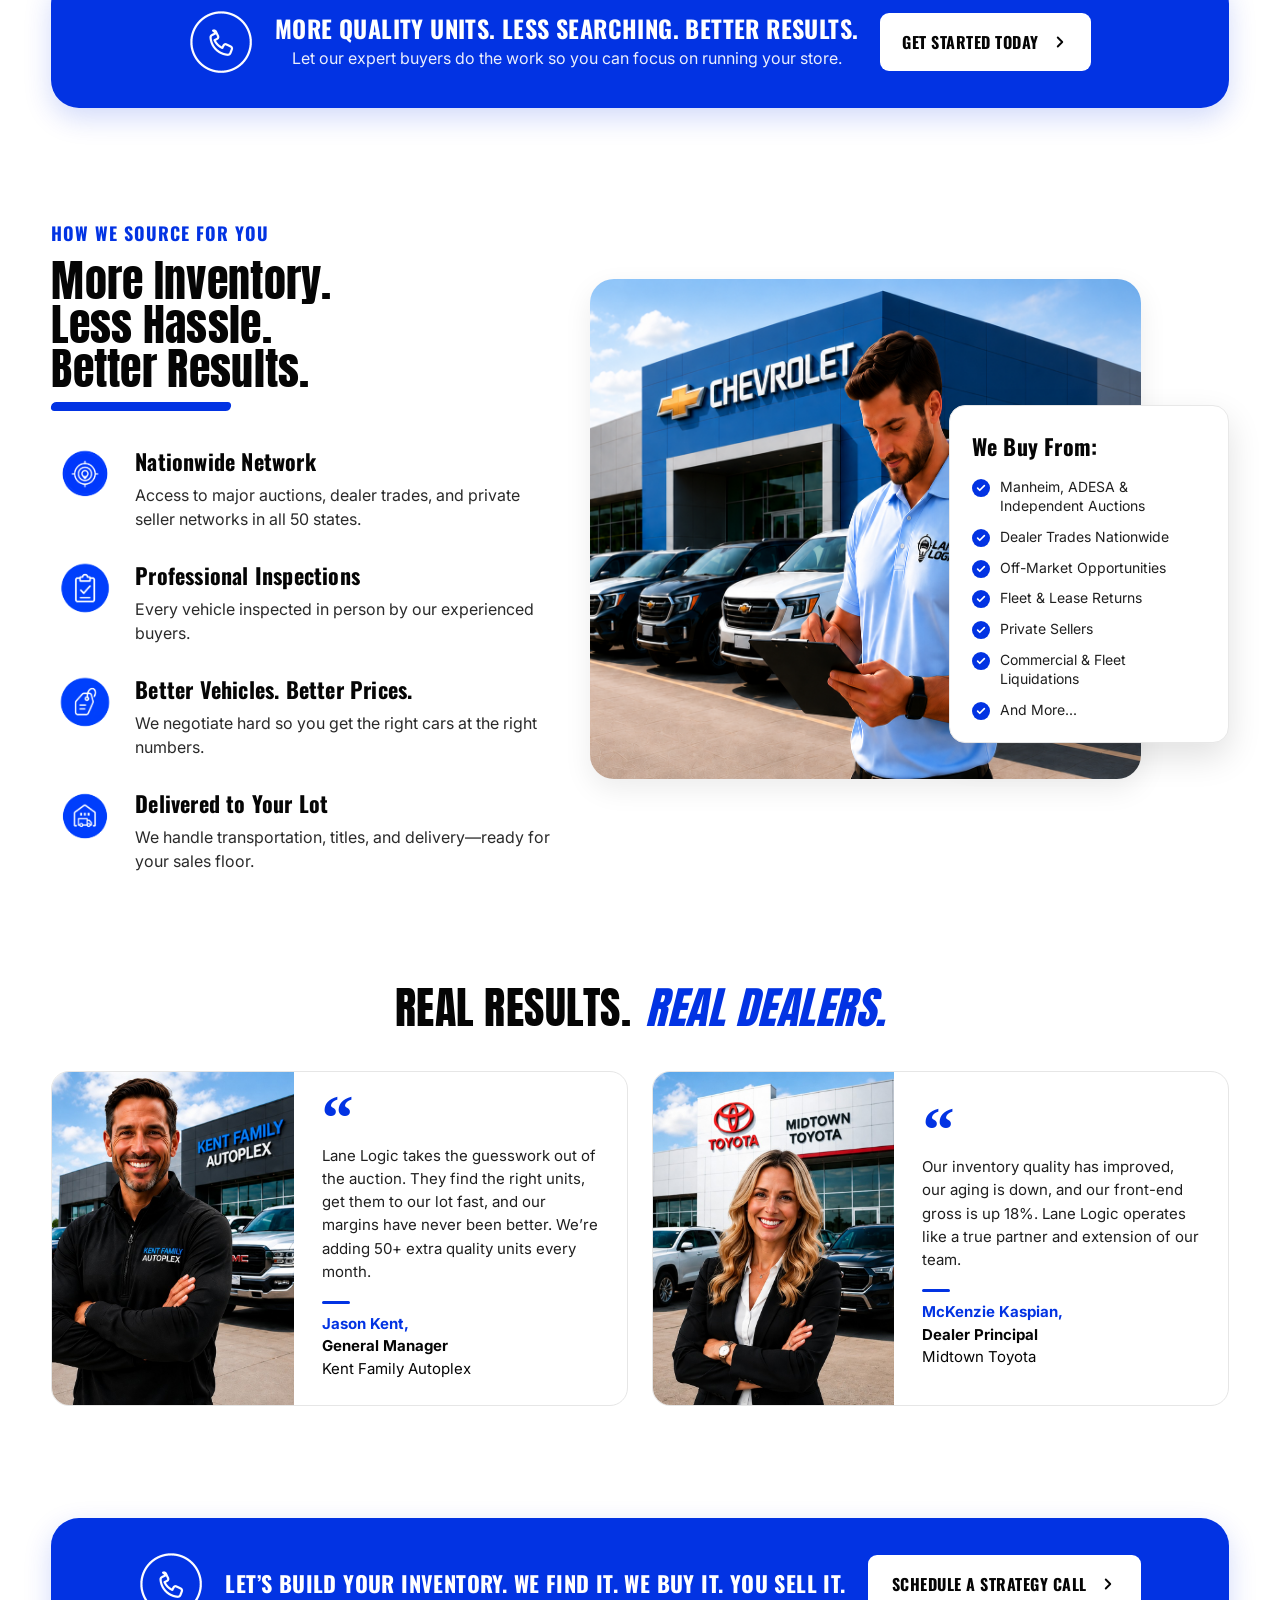
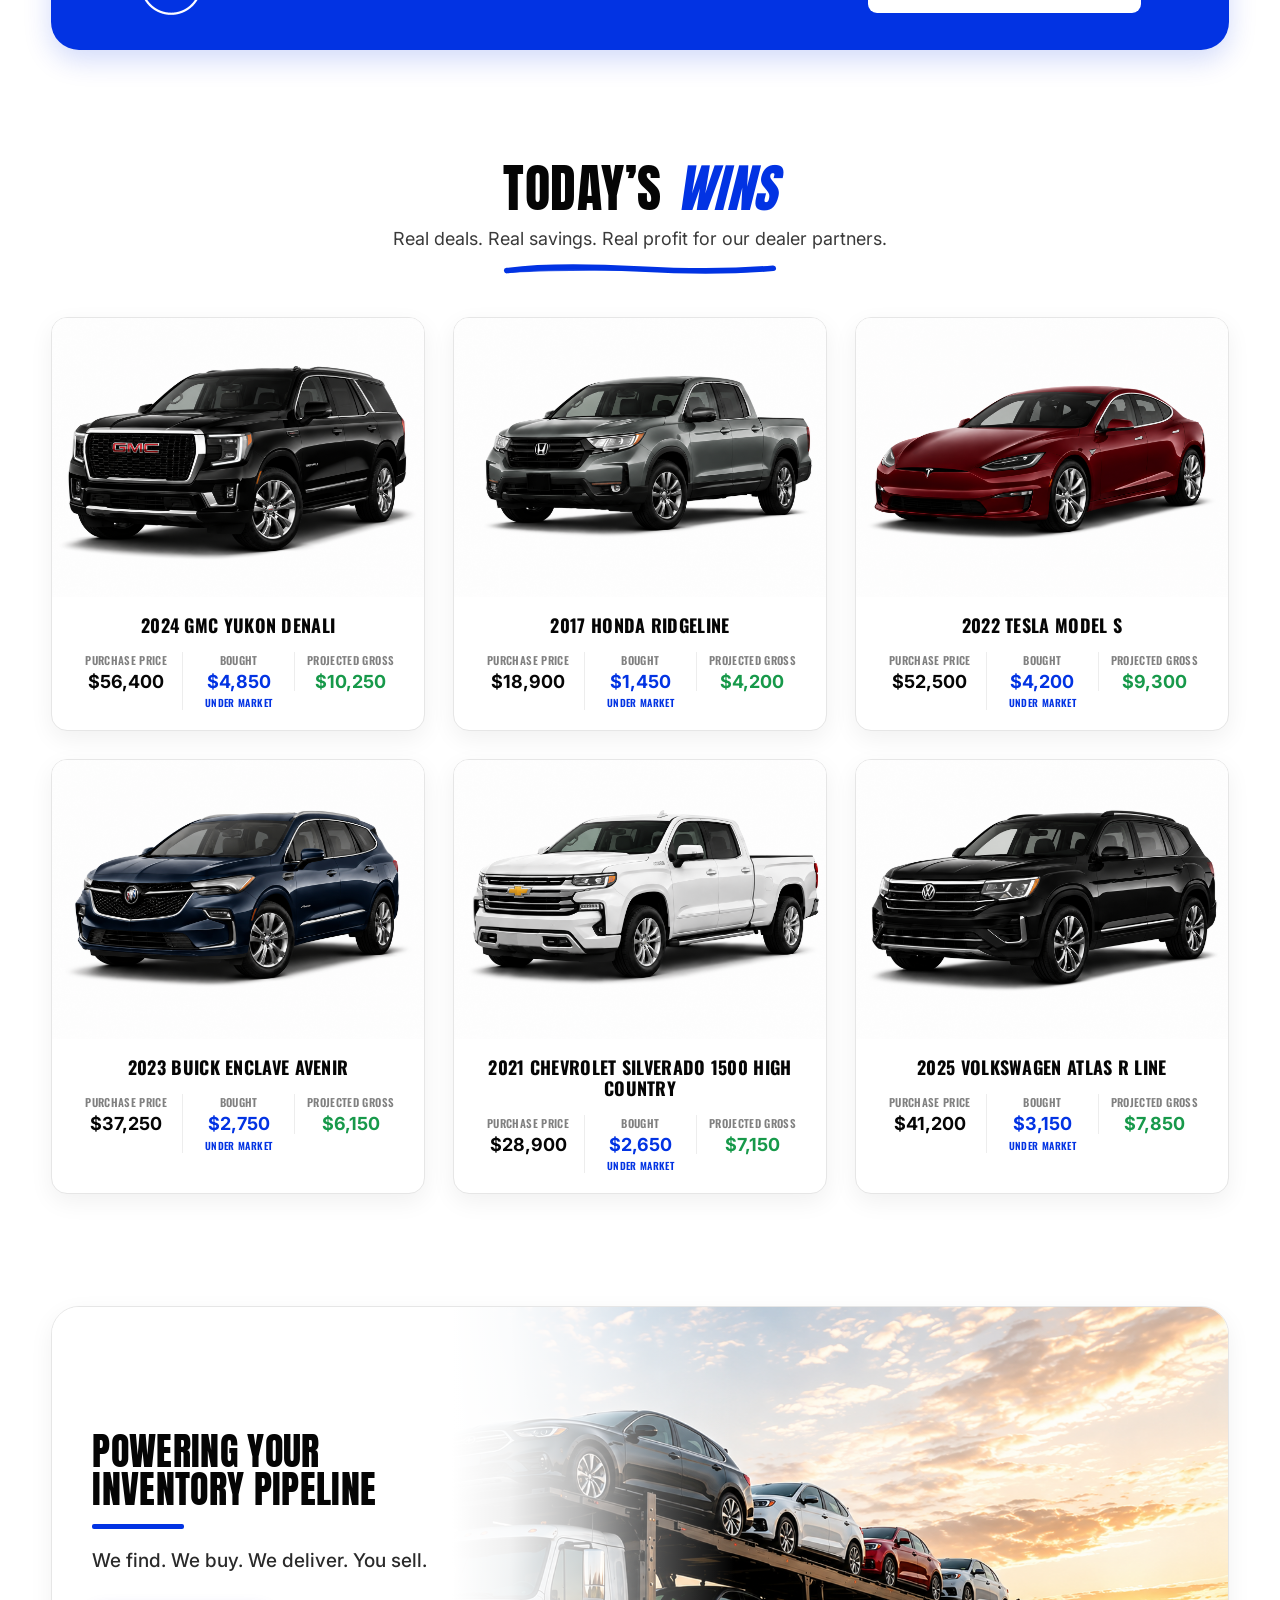
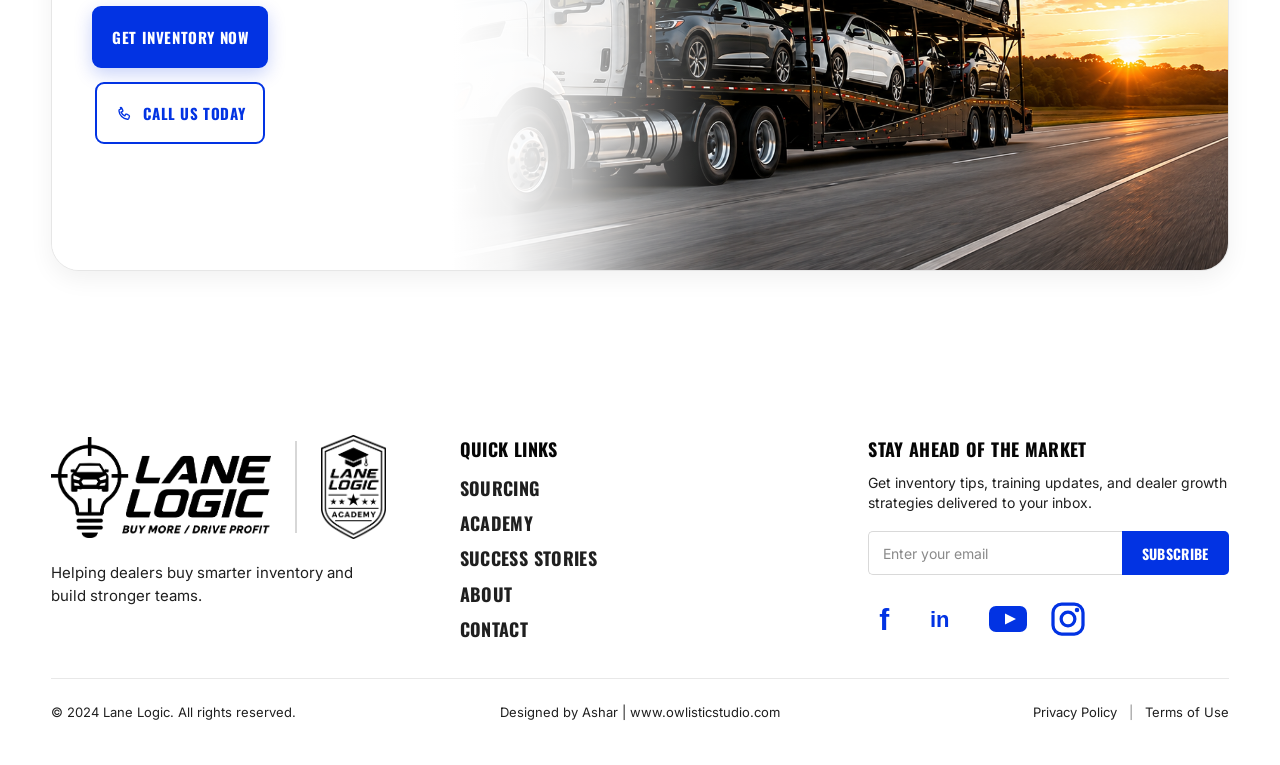
<file: sourcing.html>
<!DOCTYPE html>
<html lang="en">
<head>
  <meta charset="UTF-8" />
  <meta name="viewport" content="width=device-width, initial-scale=1.0" />
  <title>Sourcing — Lane Logic</title>
  <link rel="preconnect" href="https://fonts.googleapis.com" />
  <link rel="preconnect" href="https://fonts.gstatic.com" crossorigin />
  <link
    href="https://fonts.googleapis.com/css2?family=Anton&family=Barlow+Condensed:wght@500;600;700&family=Bebas+Neue&family=Caveat:wght@600;700&family=Inter:wght@400;500;600;700;800;900&family=Oswald:wght@500;600;700&display=swap"
    rel="stylesheet"
  />
  <link rel="stylesheet" href="styles.css?v=10" />
  <link rel="stylesheet" href="mobile.css?v=8" />
  <link rel="stylesheet" href="sourcing.css?v=49" />
</head>
<body>
  <div class="page">
    <!-- ============ HEADER ============ -->
    <header class="header">
      <div class="header__logos">
        <img class="header__main-logo" src="assets/Png%20File.png" alt="Lane Logic — Buy More / Drive Profit" />
        <span class="header__divider" aria-hidden="true"></span>
        <img class="header__academy-logo" src="assets/Png%20File%202.png" alt="Lane Logic Academy" />
      </div>
      <nav class="nav nav--desktop" aria-label="Primary">
        <a class="nav__link" href="index.html">HOME</a>
        <a class="nav__link" href="academy.html">ACADEMY</a>
        <a class="nav__link" href="listings.html">LISTINGS</a>
        <a class="nav__link nav__link--active" href="sourcing.html">SOURCING</a>
        <a class="nav__link" href="faq.html">FAQ</a>
        <a class="nav__link" href="contact.html">CONTACT</a>
      </nav>
      <button type="button" class="header__menu" aria-label="Open menu" aria-expanded="false" aria-controls="mobile-nav">
        <span class="header__menu-bar" aria-hidden="true"></span>
        <span class="header__menu-bar" aria-hidden="true"></span>
        <span class="header__menu-bar" aria-hidden="true"></span>
      </button>
    </header>
    <nav class="mobile-nav" id="mobile-nav" aria-label="Mobile" hidden>
        <a class="mobile-nav__link" href="index.html">HOME</a>
        <a class="mobile-nav__link" href="academy.html">ACADEMY</a>
        <a class="mobile-nav__link" href="listings.html">LISTINGS</a>
        <a class="mobile-nav__link mobile-nav__link--active" href="sourcing.html">SOURCING</a>
        <a class="mobile-nav__link" href="faq.html">FAQ</a>
        <a class="mobile-nav__link" href="contact.html">CONTACT</a>
    </nav>

    <!-- ============ 1. HERO ============ -->
    <section class="src-hero" aria-label="Sourcing inventory">
      <div class="src-hero__stage">
        <img
          class="src-hero__image"
          src="assets/sourcing/hero/sourcing-hero-banner.png?v=1"
          alt="Lane Logic buyer reviewing inventory at Manheim Auto Auction"
        />
        <div class="src-hero__content">
          <p class="src-hero__eyebrow">SOURCING INVENTORY. DELIVERING RESULTS.</p>
          <h1 class="src-hero__headline">
            YOUR DEALERSHIPS<br />
            BUYING DEPARTMENT.
          </h1>
          <div class="src-hero__script-wrap">
            <p class="src-hero__script">
              <span class="src-hero__script-mark">WE FIND IT.</span> YOU SELL IT.
            </p>
            <svg class="src-hero__brush" viewBox="0 0 220 22" fill="none" aria-hidden="true" preserveAspectRatio="none">
              <path
                d="M4 14 C 28 7, 70 6, 110 9 C 150 12, 180 16, 205 12 C 212 10, 216 8, 216 9"
                stroke="#0233E3"
                stroke-width="7"
                stroke-linecap="round"
              />
              <path
                d="M8 15 C 40 10, 90 9, 140 12 C 175 15, 200 13, 212 11"
                stroke="#0233E3"
                stroke-width="3.5"
                stroke-linecap="round"
                opacity="0.85"
              />
            </svg>
          </div>
          <p class="src-hero__text">
            Lane Logic provides dealers with a complete acquisition solution&mdash;sourcing, inspecting, negotiating and delivering high-quality inventory that produces higher gross.
          </p>
          <div class="src-hero__buttons">
            <a class="btn btn--solid" href="contact.html">
              GET INVENTORY NOW
              <svg class="btn__arrow" viewBox="0 0 24 24" aria-hidden="true"><path d="M9 6l6 6-6 6" fill="none" stroke="currentColor" stroke-width="2.5" stroke-linecap="round" stroke-linejoin="round"/></svg>
            </a>
            <a class="btn btn--outline" href="contact.html">
              SCHEDULE A STRATEGY CALL
              <svg class="btn__arrow" viewBox="0 0 24 24" aria-hidden="true"><path d="M9 6l6 6-6 6" fill="none" stroke="currentColor" stroke-width="2.5" stroke-linecap="round" stroke-linejoin="round"/></svg>
            </a>
          </div>
        </div>
      </div>
    </section>

    <!-- ============ 2. HOW OUR PROCESS WORKS ============ -->
    <section class="src-process" aria-labelledby="src-process-title">
      <div class="src-process__panel">
        <h2 class="src-process__title" id="src-process-title">
          <span class="src-process__title-line" aria-hidden="true"></span>
          <span class="src-process__title-text">
            <span class="src-process__title-black">HOW OUR</span>
            <span class="src-process__brush">PROCESS</span>
            <span class="src-process__title-black">WORKS</span>
          </span>
          <span class="src-process__title-line" aria-hidden="true"></span>
        </h2>

        <ol class="src-process__grid">
          <li class="src-process__step">
            <div class="src-process__icon-wrap">
              <span class="src-process__num" aria-hidden="true">1</span>
              <span class="src-process__ring">
                <img class="src-process__icon" src="assets/sourcing/process/step-1.png?v=4" alt="" />
              </span>
            </div>
            <h3 class="src-process__step-title">TELL US WHAT YOU NEED</h3>
          </li>
          <li class="src-process__step">
            <div class="src-process__icon-wrap">
              <span class="src-process__num" aria-hidden="true">2</span>
              <span class="src-process__ring">
                <img class="src-process__icon" src="assets/sourcing/process/step-2.png?v=4" alt="" />
              </span>
            </div>
            <h3 class="src-process__step-title">WE SOURCE NATIONWIDE</h3>
          </li>
          <li class="src-process__step">
            <div class="src-process__icon-wrap">
              <span class="src-process__num" aria-hidden="true">3</span>
              <span class="src-process__ring">
                <img class="src-process__icon" src="assets/sourcing/process/step-3.png?v=4" alt="" />
              </span>
            </div>
            <h3 class="src-process__step-title">WE INSPECT EVERYTHING</h3>
          </li>
          <li class="src-process__step">
            <div class="src-process__icon-wrap">
              <span class="src-process__num" aria-hidden="true">4</span>
              <span class="src-process__ring">
                <img class="src-process__icon" src="assets/sourcing/process/step-4.png?v=4" alt="" />
              </span>
            </div>
            <h3 class="src-process__step-title">WE NEGOTIATE &amp; BUY</h3>
          </li>
          <li class="src-process__step">
            <div class="src-process__icon-wrap">
              <span class="src-process__num" aria-hidden="true">5</span>
              <span class="src-process__ring">
                <img class="src-process__icon" src="assets/sourcing/process/step-5.png?v=4" alt="" />
              </span>
            </div>
            <h3 class="src-process__step-title">WE DELIVER IT TO YOU</h3>
          </li>
          <li class="src-process__step">
            <div class="src-process__icon-wrap">
              <span class="src-process__num" aria-hidden="true">6</span>
              <span class="src-process__ring">
                <img class="src-process__icon" src="assets/sourcing/process/step-6.png?v=4" alt="" />
              </span>
            </div>
            <h3 class="src-process__step-title">YOU SELL MORE CARS</h3>
          </li>
        </ol>
      </div>
    </section>

    <!-- ============ CTA STRIP ============ -->
    <section class="src-strip" aria-label="Get started with sourcing">
      <div class="src-strip__inner src-strip__inner--centered">
        <div class="src-strip__cluster">
          <img
            class="src-strip__icon"
            src="assets/sourcing/strip/phone-icon.png?v=2"
            alt=""
            width="72"
            height="72"
          />
          <div class="src-strip__copy">
            <p class="src-strip__headline">MORE QUALITY UNITS. LESS SEARCHING. BETTER RESULTS.</p>
            <p class="src-strip__text">Let our expert buyers do the work so you can focus on running your store.</p>
          </div>
          <a class="src-strip__btn" href="contact.html">
            GET STARTED TODAY
            <svg class="src-strip__btn-arrow" viewBox="0 0 24 24" aria-hidden="true"><path d="M9 6l6 6-6 6" fill="none" stroke="currentColor" stroke-width="2.5" stroke-linecap="round" stroke-linejoin="round"/></svg>
          </a>
        </div>
      </div>
    </section>

    <!-- ============ 3. HOW WE SOURCE FOR YOU ============ -->
    <section class="src-how" aria-labelledby="src-how-title">
      <div class="src-how__content">
        <p class="src-how__eyebrow">HOW WE SOURCE FOR YOU</p>
        <h2 class="src-how__headline" id="src-how-title">
          More Inventory.<br />
          Less Hassle.<br />
          Better Results.
        </h2>
        <span class="src-how__underline" aria-hidden="true"></span>

        <ul class="src-how__features">
          <li class="src-how__feature">
            <img class="src-how__feature-icon" src="assets/sourcing/features/nationwide.png" alt="" />
            <div>
              <h3 class="src-how__feature-title">Nationwide Network</h3>
              <p class="src-how__feature-text">Access to major auctions, dealer trades, and private seller networks in all 50 states.</p>
            </div>
          </li>
          <li class="src-how__feature">
            <img class="src-how__feature-icon" src="assets/sourcing/features/inspections.png" alt="" />
            <div>
              <h3 class="src-how__feature-title">Professional Inspections</h3>
              <p class="src-how__feature-text">Every vehicle inspected in person by our experienced buyers.</p>
            </div>
          </li>
          <li class="src-how__feature">
            <img class="src-how__feature-icon" src="assets/sourcing/features/prices.png" alt="" />
            <div>
              <h3 class="src-how__feature-title">Better Vehicles. Better Prices.</h3>
              <p class="src-how__feature-text">We negotiate hard so you get the right cars at the right numbers.</p>
            </div>
          </li>
          <li class="src-how__feature">
            <img class="src-how__feature-icon" src="assets/sourcing/features/delivered.png" alt="" />
            <div>
              <h3 class="src-how__feature-title">Delivered to Your Lot</h3>
              <p class="src-how__feature-text">We handle transportation, titles, and delivery&mdash;ready for your sales floor.</p>
            </div>
          </li>
        </ul>
      </div>

      <div class="src-how__visual">
        <div class="src-how__image-wrap">
          <img
            class="src-how__image"
            src="assets/sourcing/features/dealership.png"
            alt="Lane Logic buyer inspecting inventory at a Chevrolet dealership"
          />
        </div>
        <aside class="src-how__card" aria-label="We buy from">
          <h3 class="src-how__card-title">We Buy From:</h3>
          <ul class="src-how__card-list">
            <li>Manheim, ADESA &amp; Independent Auctions</li>
            <li>Dealer Trades Nationwide</li>
            <li>Off-Market Opportunities</li>
            <li>Fleet &amp; Lease Returns</li>
            <li>Private Sellers</li>
            <li>Commercial &amp; Fleet Liquidations</li>
            <li>And More...</li>
          </ul>
        </aside>
      </div>
    </section>

    <!-- ============ 4. REAL RESULTS / REAL DEALERS ============ -->
    <section class="src-results" aria-labelledby="src-results-title">
      <h2 class="src-results__title" id="src-results-title">
        <span class="src-results__title-black">REAL RESULTS.</span>
        <span class="src-results__title-blue">REAL DEALERS.</span>
      </h2>

      <div class="src-results__grid">
        <article class="src-result-card">
          <img
            class="src-result-card__image"
            src="assets/sourcing/results/jason-kent.png?v=1"
            alt="Jason Kent, General Manager at Kent Family Autoplex"
          />
          <div class="src-result-card__body">
            <span class="src-result-card__quote-mark" aria-hidden="true">&ldquo;</span>
            <p class="src-result-card__quote">
              Lane Logic takes the guesswork out of the auction. They find the right units, get them to our lot fast, and our margins have never been better. We&rsquo;re adding 50+ extra quality units every month.
            </p>
            <div class="src-result-card__author">
              <span class="src-result-card__rule" aria-hidden="true"></span>
              <span class="src-result-card__name">Jason Kent,</span>
              <span class="src-result-card__role">General Manager</span>
              <span class="src-result-card__company">Kent Family Autoplex</span>
            </div>
          </div>
        </article>

        <article class="src-result-card">
          <img
            class="src-result-card__image"
            src="assets/sourcing/results/mckenzie-kaspian.png?v=1"
            alt="McKenzie Kaspian, Dealer Principal at Midtown Toyota"
          />
          <div class="src-result-card__body">
            <span class="src-result-card__quote-mark" aria-hidden="true">&ldquo;</span>
            <p class="src-result-card__quote">
              Our inventory quality has improved, our aging is down, and our front-end gross is up 18%. Lane Logic operates like a true partner and extension of our team.
            </p>
            <div class="src-result-card__author">
              <span class="src-result-card__rule" aria-hidden="true"></span>
              <span class="src-result-card__name">McKenzie Kaspian,</span>
              <span class="src-result-card__role">Dealer Principal</span>
              <span class="src-result-card__company">Midtown Toyota</span>
            </div>
          </div>
        </article>
      </div>
    </section>

    <!-- ============ CTA STRIP (after results) ============ -->
    <section class="src-strip src-strip--results" aria-label="Schedule a strategy call">
      <div class="src-strip__inner src-strip__inner--centered">
        <div class="src-strip__cluster">
          <img
            class="src-strip__icon"
            src="assets/sourcing/strip/phone-icon.png?v=2"
            alt=""
            width="72"
            height="72"
          />
          <div class="src-strip__copy">
            <p class="src-strip__headline">LET&rsquo;S BUILD YOUR INVENTORY. WE FIND IT. WE BUY IT. YOU SELL IT.</p>
          </div>
          <a class="src-strip__btn" href="contact.html">
            SCHEDULE A STRATEGY CALL
            <svg class="src-strip__btn-arrow" viewBox="0 0 24 24" aria-hidden="true"><path d="M9 6l6 6-6 6" fill="none" stroke="currentColor" stroke-width="2.5" stroke-linecap="round" stroke-linejoin="round"/></svg>
          </a>
        </div>
      </div>
    </section>

    <!-- ============ TODAY'S WINS ============ -->
    <section class="src-wins" aria-labelledby="src-wins-title">
      <div class="src-wins__head">
        <h2 class="src-wins__title" id="src-wins-title">
          <span class="src-wins__title-black">TODAY&rsquo;S</span>
          <span class="src-wins__title-blue">WINS</span>
        </h2>
        <p class="src-wins__sub">Real deals. Real savings. Real profit for our dealer partners.</p>
        <svg class="src-wins__brush" viewBox="0 0 320 20" fill="none" aria-hidden="true" preserveAspectRatio="none">
          <path d="M8 12 C 48 6, 110 7, 160 10 C 210 13, 260 14, 312 9" stroke="#0233E3" stroke-width="7" stroke-linecap="round" />
          <path d="M14 13 C 70 9, 140 10, 210 12 C 260 14, 295 12, 308 10" stroke="#0233E3" stroke-width="3.5" stroke-linecap="round" opacity="0.85" />
        </svg>
      </div>

      <div class="src-wins__grid">
        <article class="src-win-card">
          <div class="src-win-card__media">
            <img src="assets/sourcing/wins/yukon-denali.png" alt="2024 GMC Yukon Denali" />
          </div>
          <div class="src-win-card__body">
            <h3 class="src-win-card__name">2024 GMC YUKON DENALI</h3>
            <div class="src-win-card__stats">
              <div class="src-win-stat">
                <span class="src-win-stat__label">Purchase Price</span>
                <span class="src-win-stat__value">$56,400</span>
              </div>
              <div class="src-win-stat src-win-stat--bought">
                <span class="src-win-stat__label">Bought</span>
                <span class="src-win-stat__value src-win-stat__value--blue">$4,850</span>
                <span class="src-win-stat__sub">Under Market</span>
              </div>
              <div class="src-win-stat src-win-stat--gross">
                <span class="src-win-stat__label">Projected Gross</span>
                <span class="src-win-stat__value src-win-stat__value--green">$10,250</span>
              </div>
            </div>
          </div>
        </article>

        <article class="src-win-card">
          <div class="src-win-card__media">
            <img src="assets/sourcing/wins/ridgeline.png" alt="2017 Honda Ridgeline" />
          </div>
          <div class="src-win-card__body">
            <h3 class="src-win-card__name">2017 HONDA RIDGELINE</h3>
            <div class="src-win-card__stats">
              <div class="src-win-stat">
                <span class="src-win-stat__label">Purchase Price</span>
                <span class="src-win-stat__value">$18,900</span>
              </div>
              <div class="src-win-stat src-win-stat--bought">
                <span class="src-win-stat__label">Bought</span>
                <span class="src-win-stat__value src-win-stat__value--blue">$1,450</span>
                <span class="src-win-stat__sub">Under Market</span>
              </div>
              <div class="src-win-stat src-win-stat--gross">
                <span class="src-win-stat__label">Projected Gross</span>
                <span class="src-win-stat__value src-win-stat__value--green">$4,200</span>
              </div>
            </div>
          </div>
        </article>

        <article class="src-win-card">
          <div class="src-win-card__media">
            <img src="assets/sourcing/wins/tesla-model-s.png" alt="2022 Tesla Model S" />
          </div>
          <div class="src-win-card__body">
            <h3 class="src-win-card__name">2022 TESLA MODEL S</h3>
            <div class="src-win-card__stats">
              <div class="src-win-stat">
                <span class="src-win-stat__label">Purchase Price</span>
                <span class="src-win-stat__value">$52,500</span>
              </div>
              <div class="src-win-stat src-win-stat--bought">
                <span class="src-win-stat__label">Bought</span>
                <span class="src-win-stat__value src-win-stat__value--blue">$4,200</span>
                <span class="src-win-stat__sub">Under Market</span>
              </div>
              <div class="src-win-stat src-win-stat--gross">
                <span class="src-win-stat__label">Projected Gross</span>
                <span class="src-win-stat__value src-win-stat__value--green">$9,300</span>
              </div>
            </div>
          </div>
        </article>

        <article class="src-win-card">
          <div class="src-win-card__media">
            <img src="assets/sourcing/wins/enclave.png" alt="2023 Buick Enclave Avenir" />
          </div>
          <div class="src-win-card__body">
            <h3 class="src-win-card__name">2023 BUICK ENCLAVE AVENIR</h3>
            <div class="src-win-card__stats">
              <div class="src-win-stat">
                <span class="src-win-stat__label">Purchase Price</span>
                <span class="src-win-stat__value">$37,250</span>
              </div>
              <div class="src-win-stat src-win-stat--bought">
                <span class="src-win-stat__label">Bought</span>
                <span class="src-win-stat__value src-win-stat__value--blue">$2,750</span>
                <span class="src-win-stat__sub">Under Market</span>
              </div>
              <div class="src-win-stat src-win-stat--gross">
                <span class="src-win-stat__label">Projected Gross</span>
                <span class="src-win-stat__value src-win-stat__value--green">$6,150</span>
              </div>
            </div>
          </div>
        </article>

        <article class="src-win-card">
          <div class="src-win-card__media">
            <img src="assets/sourcing/wins/silverado.png" alt="2021 Chevrolet Silverado 1500 High Country" />
          </div>
          <div class="src-win-card__body">
            <h3 class="src-win-card__name">2021 CHEVROLET SILVERADO 1500 HIGH COUNTRY</h3>
            <div class="src-win-card__stats">
              <div class="src-win-stat">
                <span class="src-win-stat__label">Purchase Price</span>
                <span class="src-win-stat__value">$28,900</span>
              </div>
              <div class="src-win-stat src-win-stat--bought">
                <span class="src-win-stat__label">Bought</span>
                <span class="src-win-stat__value src-win-stat__value--blue">$2,650</span>
                <span class="src-win-stat__sub">Under Market</span>
              </div>
              <div class="src-win-stat src-win-stat--gross">
                <span class="src-win-stat__label">Projected Gross</span>
                <span class="src-win-stat__value src-win-stat__value--green">$7,150</span>
              </div>
            </div>
          </div>
        </article>

        <article class="src-win-card">
          <div class="src-win-card__media">
            <img src="assets/sourcing/wins/atlas.png" alt="2025 Volkswagen Atlas R Line" />
          </div>
          <div class="src-win-card__body">
            <h3 class="src-win-card__name">2025 VOLKSWAGEN ATLAS R LINE</h3>
            <div class="src-win-card__stats">
              <div class="src-win-stat">
                <span class="src-win-stat__label">Purchase Price</span>
                <span class="src-win-stat__value">$41,200</span>
              </div>
              <div class="src-win-stat src-win-stat--bought">
                <span class="src-win-stat__label">Bought</span>
                <span class="src-win-stat__value src-win-stat__value--blue">$3,150</span>
                <span class="src-win-stat__sub">Under Market</span>
              </div>
              <div class="src-win-stat src-win-stat--gross">
                <span class="src-win-stat__label">Projected Gross</span>
                <span class="src-win-stat__value src-win-stat__value--green">$7,850</span>
              </div>
            </div>
          </div>
        </article>
      </div>
    </section>

    <!-- ============ 5. FINAL CTA ============ -->
    <section class="src-cta" aria-labelledby="src-cta-title">
      <div class="src-cta__inner">
        <img
          class="src-cta__image"
          src="assets/sourcing/cta/car-carrier.png?v=10"
          alt="Car carrier truck delivering inventory on the highway at sunset"
        />
        <div class="src-cta__content">
          <h2 class="src-cta__headline" id="src-cta-title">
            POWERING YOUR<br />
            INVENTORY PIPELINE
          </h2>
          <span class="src-cta__underline" aria-hidden="true"></span>
          <p class="src-cta__text">We find. We buy. We deliver. You sell.</p>
          <div class="src-cta__buttons">
            <a class="btn btn--solid" href="contact.html">GET INVENTORY NOW</a>
            <a class="btn btn--outline src-cta__btn-call" href="tel:+18885263544">
              <svg class="src-cta__phone" viewBox="0 0 24 24" aria-hidden="true" fill="none">
                <path
                  d="M7.2 4.8c.7-.3 1.5.1 1.8.7l1.4 2.9c.3.6-.1 1.4-.7 1.7l-1.6.8c1 2.2 2.8 4 5 5l.8-1.6c.3-.6 1.1-1 1.7-.7l2.9 1.4c.6.3 1 1.1.7 1.8l-.9 2.4c-.3.7-1 1.2-1.8 1.1-5.9-.5-10.7-5.3-11.2-11.2-.1-.8.4-1.5 1.1-1.8l1.8-.9z"
                  stroke="currentColor"
                  stroke-width="1.8"
                  stroke-linejoin="round"
                />
              </svg>
              CALL US TODAY
            </a>
          </div>
        </div>
      </div>
    </section>

    <!-- ============ FOOTER ============ -->
    <footer class="site-footer">
      <div class="site-footer__main">
        <div class="site-footer__brand">
          <div class="site-footer__logos">
            <img
              class="site-footer__main-logo"
              src="assets/Png%20File.png"
              alt="Lane Logic — Buy More / Drive Profit"
            />
            <span class="site-footer__divider" aria-hidden="true"></span>
            <img
              class="site-footer__academy-logo"
              src="assets/Png%20File%202.png"
              alt="Lane Logic Academy"
            />
          </div>
          <p class="site-footer__tagline">
            Helping dealers buy smarter inventory and build stronger teams.
          </p>
        </div>

        <nav class="site-footer__nav-col" aria-label="Footer navigation">
          <h3 class="site-footer__heading">Quick Links</h3>
          <ul class="site-footer__links">
            <li><a href="sourcing.html">Sourcing</a></li>
            <li><a href="academy.html">Academy</a></li>
            <li><a href="success-stories.html">Success Stories</a></li>
            <li><a href="about.html">About</a></li>
            <li><a href="contact.html">Contact</a></li>
          </ul>
        </nav>

        <div class="site-footer__newsletter">
          <h3 class="site-footer__heading">Stay Ahead of the Market</h3>
          <p class="site-footer__newsletter-text">
            Get inventory tips, training updates, and dealer growth strategies delivered to your inbox.
          </p>
          <form class="site-footer__form" action="#" method="post">
            <input
              class="site-footer__input"
              type="email"
              name="email"
              placeholder="Enter your email"
              aria-label="Enter your email"
            />
            <button class="site-footer__subscribe" type="submit">SUBSCRIBE</button>
          </form>
          <div class="site-footer__social" aria-label="Social media">
            <a class="site-footer__social-link" href="#" aria-label="Facebook">
              <svg class="site-footer__social-icon" viewBox="0 0 32 32" aria-hidden="true">
                <text x="9" y="25" fill="currentColor" font-family="Arial, Helvetica, sans-serif" font-size="24" font-weight="700">f</text>
              </svg>
            </a>
            <a class="site-footer__social-link" href="#" aria-label="LinkedIn">
              <svg class="site-footer__social-icon" viewBox="0 0 40 32" aria-hidden="true">
                <text x="2" y="24" fill="currentColor" font-family="Arial, Helvetica, sans-serif" font-size="22" font-weight="700">in</text>
              </svg>
            </a>
            <a class="site-footer__social-link" href="#" aria-label="YouTube">
              <svg class="site-footer__social-icon" viewBox="0 0 40 28" aria-hidden="true">
                <rect x="1" y="1" width="38" height="26" rx="7" fill="currentColor" />
                <path d="M17 8.5L28 14L17 19.5V8.5Z" fill="#FFFFFF" />
              </svg>
            </a>
            <a class="site-footer__social-link" href="#" aria-label="Instagram">
              <svg class="site-footer__social-icon" viewBox="0 0 32 32" aria-hidden="true">
                <rect x="4" y="4" width="24" height="24" rx="7" fill="none" stroke="currentColor" stroke-width="2.6" />
                <circle cx="16" cy="16" r="5.5" fill="none" stroke="currentColor" stroke-width="2.6" />
                <circle cx="23.2" cy="8.8" r="1.8" fill="currentColor" />
              </svg>
            </a>
          </div>
        </div>
      </div>

      <div class="site-footer__legal">
        <p class="site-footer__copyright">&copy; 2024 Lane Logic. All rights reserved.</p>
        <p class="site-footer__credit">
          Designed by Ashar |
          <a href="https://www.owlisticstudio.com" target="_blank" rel="noopener noreferrer">www.owlisticstudio.com</a>
        </p>
        <p class="site-footer__policies">
          <a href="#">Privacy Policy</a>
          <span aria-hidden="true">|</span>
          <a href="#">Terms of Use</a>
        </p>
      </div>
    </footer>
  </div>
  <script src="mobile.js"></script>
</body>
</html>
</file>
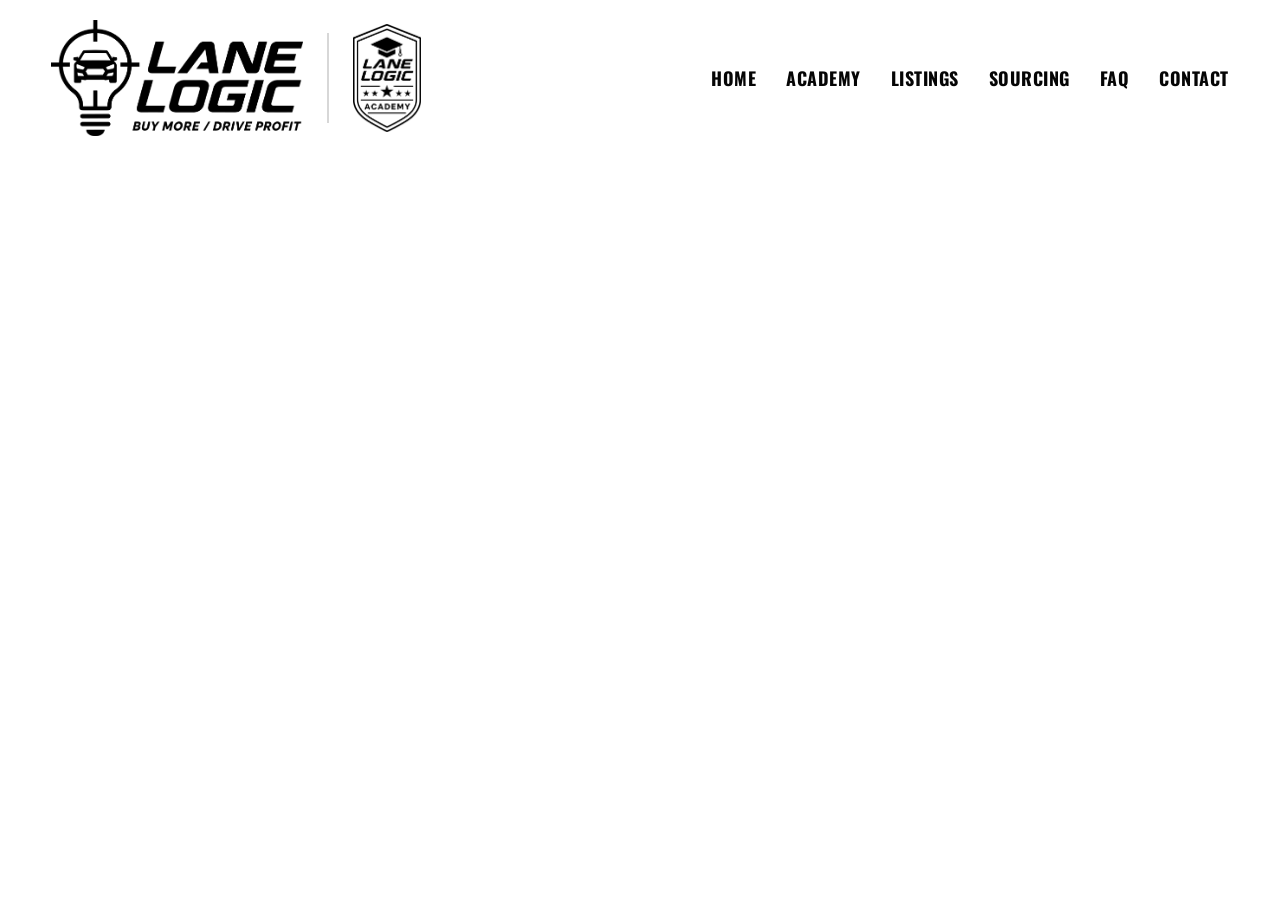
<file: success-stories.html>
<!DOCTYPE html>
<html lang="en">
<head>
  <meta charset="UTF-8" />
  <meta name="viewport" content="width=device-width, initial-scale=1.0" />
  <title>Success Stories — Lane Logic</title>
  <link rel="preconnect" href="https://fonts.googleapis.com" />
  <link rel="preconnect" href="https://fonts.gstatic.com" crossorigin />
  <link href="https://fonts.googleapis.com/css2?family=Anton&family=Barlow+Condensed:wght@500;600;700&family=Bebas+Neue&family=Caveat:wght@600;700&family=Inter:wght@400;500;600;700;800;900&family=Oswald:wght@500;600;700&display=swap" rel="stylesheet" />
  <link rel="stylesheet" href="styles.css" />
  <link rel="stylesheet" href="mobile.css" />
</head>
<body>
  <div class="page">
    <header class="header">
      <div class="header__logos">
        <img class="header__main-logo" src="assets/Png%20File.png" alt="Lane Logic — Buy More / Drive Profit" />
        <span class="header__divider" aria-hidden="true"></span>
        <img class="header__academy-logo" src="assets/Png%20File%202.png" alt="Lane Logic Academy" />
      </div>
      <nav class="nav nav--desktop" aria-label="Primary">
        <a class="nav__link" href="index.html">HOME</a>
        <a class="nav__link" href="academy.html">ACADEMY</a>
        <a class="nav__link" href="listings.html">LISTINGS</a>
        <a class="nav__link" href="sourcing.html">SOURCING</a>
        <a class="nav__link" href="faq.html">FAQ</a>
        <a class="nav__link" href="contact.html">CONTACT</a>
      </nav>
      <button type="button" class="header__menu" aria-label="Open menu" aria-expanded="false" aria-controls="mobile-nav">
        <span class="header__menu-bar" aria-hidden="true"></span>
        <span class="header__menu-bar" aria-hidden="true"></span>
        <span class="header__menu-bar" aria-hidden="true"></span>
      </button>
    </header>
    <nav class="mobile-nav" id="mobile-nav" aria-label="Mobile" hidden>
        <a class="mobile-nav__link" href="index.html">HOME</a>
        <a class="mobile-nav__link" href="academy.html">ACADEMY</a>
        <a class="mobile-nav__link" href="listings.html">LISTINGS</a>
        <a class="mobile-nav__link" href="sourcing.html">SOURCING</a>
        <a class="mobile-nav__link" href="faq.html">FAQ</a>
        <a class="mobile-nav__link" href="contact.html">CONTACT</a>
    </nav>

    <main class="m-page">
      <section class="m-hero">
        <h1 class="m-hero__headline">REAL DEALERS.<br />REAL RESULTS.</h1>
        <p class="m-brush-line">More profits.</p>
        <img class="m-hero__image" src="assets/ChatGPT%20Image%20Jun%2021,%202026,%2012_48_46%20PM.png" alt="Dealership lot with quality inventory" />
        <p class="m-hero__text">
          Dealers across the country trust Lane Logic to deliver better auction inventory and stronger buying teams&mdash;with measurable gains in volume, margin, and confidence.
        </p>
        <div class="m-hero__actions">
          <a class="btn btn--solid" href="contact.html">GET STARTED TODAY</a>
        </div>
      </section>

      <section class="m-stats-card">
        <h2 class="m-stats-card__title">Proven Impact. Measurable Results.</h2>
        <div class="m-stats-card__list">
          <div class="m-stats-card__item">
            <img class="m-stats-card__icon" src="assets/processed/car%20icon.png" alt="" aria-hidden="true" />
            <div class="m-stats-card__copy"><strong>8,500+</strong><span>Vehicles Acquired for Dealers</span></div>
          </div>
          <div class="m-stats-card__item">
            <img class="m-stats-card__icon" src="assets/processed/shake%20hand.png" alt="" aria-hidden="true" />
            <div class="m-stats-card__copy"><strong>50+</strong><span>Additional Units Per Dealer / Month</span></div>
          </div>
          <div class="m-stats-card__item">
            <img class="m-stats-card__icon" src="assets/processed/dollar.png" alt="" aria-hidden="true" />
            <div class="m-stats-card__copy"><strong>$1,200+</strong><span>Average Gross Profit Per Vehicle</span></div>
          </div>
          <div class="m-stats-card__item">
            <img class="m-stats-card__icon" src="assets/processed/watch.png" alt="" aria-hidden="true" />
            <div class="m-stats-card__copy"><strong>48 HRS</strong><span>Average Turnaround from Contact to Delivery</span></div>
          </div>
          <div class="m-stats-card__item">
            <img class="m-stats-card__icon" src="assets/processed/map.png" alt="" aria-hidden="true" />
            <div class="m-stats-card__copy"><strong>50</strong><span>States Covered Nationwide</span></div>
          </div>
        </div>
      </section>
    </main>

    <footer class="m-footer">
      <div class="m-footer__logos">
        <img class="m-footer__main-logo" src="assets/Png%20File.png" alt="Lane Logic" />
        <span class="m-footer__divider" aria-hidden="true"></span>
        <img class="m-footer__academy-logo" src="assets/Png%20File%202.png" alt="Lane Logic Academy" />
      </div>
      <p class="m-footer__tagline">Helping dealers buy smarter inventory and build stronger teams.</p>
      <nav class="m-footer__links" aria-label="Footer navigation">
        <a href="sourcing.html">Sourcing</a>
        <a href="academy.html">Academy</a>
        <a href="success-stories.html">Success Stories</a>
        <a href="about.html">About</a>
        <a href="contact.html">Contact</a>
      </nav>
      <p class="m-footer__copy">&copy; 2024 Lane Logic. All rights reserved.</p>
    </footer>
  </div>
  <script src="mobile.js"></script>
</body>
</html>
</file>
<file: styles.css>
:root {
  --brand-blue: #0233E3;
  --brand-blue-rgb: 2, 51, 227;
  --blue: #0233E3;
  --blue-dark: #0229C4;
  --blue-light: #B8CCFF;
  --black: #050505;
  --white: #FFFFFF;
  --border-blue: #0233E3;

  --container: 1800px;
  --container-pad: 0px;
}

* {
  box-sizing: border-box;
  margin: 0;
  padding: 0;
}

html,
body {
  background: var(--white);
  color: var(--black);
  font-family: "Inter", Arial, sans-serif;
  -webkit-font-smoothing: antialiased;
}

img {
  display: block;
  max-width: 100%;
}

.page {
  width: 92%;
  max-width: var(--container);
  margin: 0 auto;
  padding: 0;
}

/* ============ HEADER ============ */
.header {
  display: flex;
  align-items: center;
  justify-content: space-between;
  padding-top: 20px;
  padding-bottom: 8px;
}

.header__logos {
  display: flex;
  align-items: center;
  gap: 24px;
  flex-shrink: 0;
}

.header__main-logo {
  width: 290px;
  height: auto;
}

.header__divider {
  width: 2px;
  height: 104px;
  flex: none;
  background: #d7d7d7;
}

.header__academy-logo {
  height: 124px;
  width: auto;
}

.nav {
  display: flex;
  align-items: center;
  gap: 46px;
}

.nav__link {
  position: relative;
  font-family: "Oswald", "Barlow Condensed", sans-serif;
  font-weight: 700;
  font-size: 24px;
  letter-spacing: 0.5px;
  text-decoration: none;
  color: var(--black);
  text-transform: uppercase;
  white-space: nowrap;
  transition: color 0.15s ease;
}

.nav__link:hover {
  color: var(--blue);
}

.nav__link--active {
  color: var(--blue);
}

.nav__link--active::after {
  content: "";
  position: absolute;
  left: 0;
  bottom: -10px;
  width: 34px;
  height: 4px;
  border-radius: 2px;
  background: var(--blue);
}

/* ============ HERO ============ */
.hero {
  position: relative;
  display: grid;
  grid-template-columns: minmax(680px, 0.98fr) 1.02fr;
  align-items: center;
  column-gap: 0;
  margin-top: 24px;
  margin-bottom: 96px;
  min-height: 470px;
}

.hero__left {
  position: relative;
  z-index: 3;
  padding-top: 4px;
}

.hero__headline {
  font-family: "Anton", "Bebas Neue", "Arial Black", sans-serif;
  font-weight: 400;
  color: var(--black);
  text-transform: uppercase;
  font-size: 98px;
  line-height: 0.9;
  letter-spacing: 0.5px;
  white-space: nowrap;
}

.hero__brush {
  width: 700px;
  max-width: 100%;
  height: auto;
  margin-top: 6px;
  margin-left: -8px;
}

.hero__buttons {
  display: flex;
  gap: 22px;
  margin-top: 30px;
}

.btn {
  display: inline-flex;
  align-items: center;
  justify-content: center;
  gap: 18px;
  height: 70px;
  padding: 0 40px;
  border-radius: 9px;
  font-family: "Oswald", "Barlow Condensed", sans-serif;
  font-weight: 700;
  font-size: 22px;
  letter-spacing: 0.6px;
  text-transform: uppercase;
  text-decoration: none;
  white-space: nowrap;
  transition: transform 0.12s ease, box-shadow 0.12s ease;
}

.btn:hover {
  transform: translateY(-1px);
}

.btn__arrow {
  width: 20px;
  height: 20px;
  flex: none;
}

.btn--solid {
  min-width: 300px;
  background: var(--blue);
  color: var(--white);
  border: 2px solid var(--blue);
  box-shadow: 0 6px 18px rgba(var(--brand-blue-rgb), 0.22);
}

.btn--outline {
  min-width: 330px;
  background: var(--white);
  color: var(--blue);
  border: 2px solid var(--border-blue);
}

/* ----- Hero right (truck + patterns) ----- */
.hero__right {
  position: relative;
  z-index: 1;
  min-height: 470px;
}

.hero__pattern {
  position: absolute;
  z-index: 1;
  pointer-events: none;
}

.hero__pattern--target {
  width: 330px;
  left: 4%;
  top: 0;
  opacity: 0.85;
}

.hero__pattern--streak {
  width: 150%;
  right: -2%;
  top: -10%;
  opacity: 1;
}

.hero__truck {
  position: relative;
  z-index: 2;
  width: 148%;
  max-width: none;
  margin-left: -22%;
  margin-top: 4px;
  object-fit: contain;
  object-position: center right;
}

/* ============ STATS STRIP ============ */
.stats {
  position: relative;
  z-index: 4;
  margin-top: 10px;
  margin-bottom: 112px;
  background: var(--blue);
  background: linear-gradient(180deg, #1a48f0 0%, var(--blue) 55%, #011ea8 100%);
  border-radius: 18px;
  padding: 28px 52px 32px;
  color: var(--white);
}

.stats__title {
  text-align: center;
  font-family: "Oswald", "Barlow Condensed", sans-serif;
  font-weight: 700;
  font-size: 26px;
  letter-spacing: 1px;
  text-transform: uppercase;
  margin-bottom: 16px;
}

.stats__grid {
  display: grid;
  grid-template-columns: repeat(5, 1fr);
}

.stat {
  position: relative;
  display: flex;
  flex-direction: column;
  align-items: center;
  text-align: center;
  padding: 6px 18px 2px;
}

.stat + .stat::before {
  content: "";
  position: absolute;
  left: 0;
  top: 4%;
  height: 92%;
  width: 1px;
  background: rgba(255, 255, 255, 0.30);
}

.stat__icon {
  width: 96px;
  height: 96px;
  object-fit: contain;
  margin-bottom: 12px;
}

.stat:nth-child(1) .stat__icon,
.stat:nth-child(2) .stat__icon,
.stat:nth-child(3) .stat__icon {
  width: 112px;
  height: 112px;
}

.stat__number {
  font-family: "Oswald", "Bebas Neue", sans-serif;
  font-weight: 700;
  font-size: 46px;
  line-height: 1;
  letter-spacing: 0.5px;
  color: var(--white);
}

.stat__label {
  margin-top: 7px;
  font-family: "Barlow Condensed", "Roboto Condensed", sans-serif;
  font-weight: 500;
  font-size: 19px;
  line-height: 1.16;
  color: var(--white);
}

/* ============ TWO WAYS TO INCREASE PROFIT ============ */
.tw {
  margin-top: 48px;
  margin-bottom: 112px;
}

.tw__head {
  text-align: center;
  max-width: 980px;
  margin: 0 auto 40px;
}

.tw__title {
  display: flex;
  flex-wrap: wrap;
  align-items: baseline;
  justify-content: center;
  gap: 0 18px;
  line-height: 1;
}

.tw__title-black {
  font-family: "Anton", "Bebas Neue", "Arial Black", sans-serif;
  font-weight: 400;
  font-size: 56px;
  letter-spacing: 0.5px;
  text-transform: uppercase;
  color: var(--black);
}

.tw__title-brush {
  font-family: "Caveat", "Comic Sans MS", cursive;
  font-weight: 700;
  font-size: 66px;
  line-height: 0.9;
  color: var(--brand-blue);
}

.tw__sub {
  margin-top: 16px;
  font-family: "Inter", Arial, sans-serif;
  font-weight: 400;
  font-size: 21px;
  line-height: 1.5;
  color: #3a3a3a;
}

.tw__cards {
  display: grid;
  grid-template-columns: 1fr auto 1fr;
  align-items: stretch;
  gap: 0;
}

/* ----- OR divider ----- */
.tw__or {
  display: flex;
  flex-direction: column;
  align-items: center;
  justify-content: center;
  gap: 14px;
  padding: 0 34px;
}

.tw__or-line {
  width: 2px;
  flex: 1 1 auto;
  background: var(--brand-blue);
  opacity: 0.5;
}

.tw__or-badge {
  flex: none;
  display: inline-flex;
  align-items: center;
  justify-content: center;
  width: 62px;
  height: 62px;
  border-radius: 50%;
  background: var(--white);
  border: 2px solid var(--brand-blue);
  box-shadow: 0 6px 16px rgba(var(--brand-blue-rgb), 0.16);
  font-family: "Oswald", "Barlow Condensed", sans-serif;
  font-weight: 700;
  font-size: 22px;
  letter-spacing: 0.5px;
  color: var(--brand-blue);
}

/* ----- Card ----- */
.tw-card {
  display: flex;
  flex-direction: column;
  background: var(--white);
  border: 1px solid #D9D9D9;
  border-radius: 24px;
  box-shadow: 0 18px 50px rgba(0, 0, 0, 0.07);
  padding: 40px 40px 36px;
}

.tw-card__top {
  display: grid;
  grid-template-columns: 1fr 0.82fr;
  gap: 34px;
  align-items: start;
}

.tw-card__content {
  min-width: 0;
}

.tw-card__badge {
  display: inline-flex;
  align-items: center;
  gap: 10px;
  height: 40px;
  padding: 0 18px;
  border-radius: 10px;
  background: var(--brand-blue);
  color: var(--white);
  font-family: "Oswald", "Barlow Condensed", sans-serif;
  font-weight: 700;
  font-size: 16px;
  letter-spacing: 0.6px;
  text-transform: uppercase;
}

.tw-card__badge-icon {
  width: 22px;
  height: 22px;
  flex: none;
}

.tw-card__heading {
  margin-top: 22px;
  font-family: "Anton", "Bebas Neue", "Arial Black", sans-serif;
  font-weight: 400;
  font-size: 38px;
  line-height: 1.02;
  letter-spacing: 0.4px;
  text-transform: uppercase;
  color: var(--black);
}

.tw-card__body {
  margin-top: 18px;
  font-family: "Inter", Arial, sans-serif;
  font-weight: 400;
  font-size: 18px;
  line-height: 1.55;
  color: #3a3a3a;
}

.tw-card__list {
  list-style: none;
  margin: 24px 0 0;
  padding: 0;
}

.tw-card__list li {
  display: flex;
  align-items: center;
  gap: 14px;
  margin-bottom: 14px;
}

.tw-card__check {
  width: 26px;
  height: 26px;
  flex: none;
  color: var(--brand-blue);
}

.tw-card__list span {
  font-family: "Inter", Arial, sans-serif;
  font-weight: 500;
  font-size: 18px;
  line-height: 1.3;
  color: #1b1b1b;
}

.tw-card__media {
  border-radius: 16px;
  overflow: hidden;
  height: 100%;
  min-height: 300px;
  background: #f2f2f2;
}

.tw-card__media img {
  width: 100%;
  height: 100%;
  object-fit: cover;
  object-position: center;
}

/* ----- Card ROI strip ----- */
.tw-card__roi {
  display: flex;
  flex-wrap: wrap;
  align-items: center;
  justify-content: space-between;
  gap: 18px 24px;
  margin-top: 30px;
  padding: 20px 24px;
  border: 1px solid #E3E7F5;
  border-radius: 16px;
  background: #F7F9FF;
}

.tw-card__roi-info {
  display: flex;
  align-items: center;
  gap: 16px;
  min-width: 0;
  flex: 1 1 240px;
}

.tw-card__roi-icon {
  display: inline-flex;
  align-items: center;
  justify-content: center;
  width: 54px;
  height: 54px;
  flex: none;
  border-radius: 50%;
  background: var(--brand-blue);
  color: var(--white);
}

.tw-card__roi-icon svg {
  width: 28px;
  height: 28px;
}

.tw-card__roi-label {
  display: block;
  font-family: "Oswald", "Barlow Condensed", sans-serif;
  font-weight: 700;
  font-size: 15px;
  letter-spacing: 0.5px;
  text-transform: uppercase;
  color: var(--brand-blue);
}

.tw-card__roi-copy {
  margin-top: 2px;
  font-family: "Inter", Arial, sans-serif;
  font-weight: 400;
  font-size: 16px;
  line-height: 1.3;
  color: #3a3a3a;
}

.tw-card__roi-copy strong {
  font-weight: 700;
  color: var(--black);
}

/* Reuse .btn .btn--solid; tune for the ROI strip context.
   Sits beside the ROI info when the card is wide; wraps to a full-width
   row beneath it when space is tight. */
.tw-card__btn {
  flex: 1 1 260px;
  height: 58px;
  min-width: 0;
  padding: 0 24px;
  font-size: 16px;
  letter-spacing: 0.4px;
  gap: 12px;
  white-space: normal;
  text-align: center;
  line-height: 1.1;
}

/* ============ HOW IT WORKS ============ */
.tw-how {
  margin-top: 56px;
}

.tw-how__title {
  text-align: center;
  margin-bottom: 40px;
}

.tw-how__title .tw__title-brush {
  font-size: 60px;
}

.tw-flows {
  display: grid;
  grid-template-columns: 1fr 1px 1fr;
  gap: 0 46px;
}

.tw-flows__divider {
  width: 1px;
  align-self: stretch;
  background: rgba(var(--brand-blue-rgb), 0.28);
}

.tw-flow {
  min-width: 0;
}

.tw-flow__label {
  display: block;
  width: max-content;
  max-width: 100%;
  margin: 0 auto 30px;
  padding: 9px 22px;
  border-radius: 999px;
  background: var(--brand-blue);
  color: var(--white);
  font-family: "Oswald", "Barlow Condensed", sans-serif;
  font-weight: 700;
  font-size: 15px;
  letter-spacing: 0.5px;
  text-transform: uppercase;
  text-align: center;
}

.tw-flow__steps {
  display: grid;
  grid-template-columns: repeat(6, 1fr);
  align-items: start;
}

.tw-step {
  position: relative;
  display: flex;
  flex-direction: column;
  align-items: center;
  text-align: center;
  gap: 12px;
  padding: 0 4px;
}

.tw-step__icon {
  display: inline-flex;
  align-items: center;
  justify-content: center;
  width: 56px;
  height: 56px;
  flex: none;
  border-radius: 50%;
  background: var(--white);
  border: 2px solid var(--brand-blue);
  color: var(--brand-blue);
}

.tw-step__icon svg {
  width: 28px;
  height: 28px;
}

.tw-step:not(:last-child)::after {
  content: "";
  position: absolute;
  top: 28px;
  right: -8px;
  width: 16px;
  height: 16px;
  transform: translateY(-50%);
  background: var(--brand-blue);
  -webkit-mask: url("data:image/svg+xml,%3Csvg xmlns='http://www.w3.org/2000/svg' viewBox='0 0 24 24'%3E%3Cpath d='M9 6l6 6-6 6' fill='none' stroke='%23000' stroke-width='2.6' stroke-linecap='round' stroke-linejoin='round'/%3E%3C/svg%3E") center / contain no-repeat;
  mask: url("data:image/svg+xml,%3Csvg xmlns='http://www.w3.org/2000/svg' viewBox='0 0 24 24'%3E%3Cpath d='M9 6l6 6-6 6' fill='none' stroke='%23000' stroke-width='2.6' stroke-linecap='round' stroke-linejoin='round'/%3E%3C/svg%3E") center / contain no-repeat;
}

.tw-step__label {
  font-family: "Oswald", "Barlow Condensed", sans-serif;
  font-weight: 600;
  font-size: 13px;
  line-height: 1.2;
  letter-spacing: 0.3px;
  text-transform: uppercase;
  color: #1b1b1b;
}

/* ----- Two-ways responsive (self-contained) ----- */
@media (max-width: 1280px) {
  .tw__title-black {
    font-size: 48px;
  }
  .tw__title-brush {
    font-size: 58px;
  }
  .tw-how__title .tw__title-brush {
    font-size: 52px;
  }
  .tw-card__top {
    grid-template-columns: 1fr 0.78fr;
    gap: 26px;
  }
  .tw-card__heading {
    font-size: 34px;
  }
  .tw__sub {
    font-size: 19px;
  }
}

/* Cards stack (<=980, shared block above). Steps reflow so 6 icons never crowd. */
@media (max-width: 980px) {
  .tw-flow__steps {
    grid-template-columns: repeat(6, 1fr);
  }
}

@media (max-width: 860px) {
  .tw-flow__steps {
    grid-template-columns: repeat(3, 1fr);
    row-gap: 28px;
  }
  .tw-step:not(:last-child)::after {
    display: none;
  }
}

@media (max-width: 768px) {
  .tw__head {
    margin-bottom: 30px;
  }
  .tw__title-black {
    font-size: 38px;
  }
  .tw__title-brush {
    font-size: 46px;
  }
  .tw__sub {
    font-size: 17px;
  }
  /* Card: image on top, single column */
  .tw-card {
    padding: 26px 22px 24px;
  }
  .tw-card__top {
    grid-template-columns: 1fr;
    gap: 24px;
  }
  .tw-card__content {
    order: 2;
  }
  .tw-card__media {
    order: 1;
    min-height: 220px;
    max-height: 260px;
  }
  .tw-card__heading {
    font-size: 32px;
  }
  /* ROI strip stacks; button full width */
  .tw-card__roi {
    flex-direction: column;
    align-items: stretch;
    gap: 18px;
    padding: 20px;
  }
  .tw-card__btn {
    width: 100%;
    height: 54px;
  }
  .tw-how {
    margin-top: 44px;
  }
  .tw-how__title {
    margin-bottom: 30px;
  }
  .tw-how__title .tw__title-brush {
    font-size: 44px;
  }
}

@media (max-width: 560px) {
  .tw-flow__steps {
    grid-template-columns: repeat(2, 1fr);
    row-gap: 26px;
  }
  .tw-card__media {
    min-height: 190px;
  }
}

/* ============ TODAY'S WINS ============ */
.wins {
  margin-bottom: 112px;
}

.wins__head {
  text-align: center;
  margin-bottom: 34px;
}

.wins__title {
  display: flex;
  flex-wrap: wrap;
  align-items: baseline;
  justify-content: center;
  gap: 0 16px;
  line-height: 1;
}

.wins__title-black,
.wins__title-blue {
  font-family: "Anton", "Bebas Neue", "Arial Black", sans-serif;
  font-weight: 400;
  font-size: 56px;
  letter-spacing: 0.5px;
  text-transform: uppercase;
}

.wins__title-black {
  color: var(--black);
}

.wins__title-blue {
  color: var(--brand-blue);
  font-style: italic;
}

.wins__sub {
  margin-top: 14px;
  font-family: "Inter", Arial, sans-serif;
  font-weight: 400;
  font-size: 20px;
  line-height: 1.4;
  color: #3a3a3a;
}

.wins__brush {
  display: block;
  width: 300px;
  max-width: 68%;
  height: auto;
  margin: 8px auto 0;
}

.wins__grid {
  display: grid;
  grid-template-columns: 1fr 1px 1fr;
  gap: 0 44px;
  align-items: start;
}

.wins__col {
  display: flex;
  flex-direction: column;
  gap: 22px;
}

.wins__divider {
  position: relative;
  width: 1px;
  align-self: stretch;
  background: rgba(var(--brand-blue-rgb), 0.28);
}

.wins__divider-badge {
  position: absolute;
  top: 50%;
  left: 50%;
  transform: translate(-50%, -50%);
  display: flex;
  align-items: center;
  justify-content: center;
  width: 52px;
  height: 52px;
  border-radius: 50%;
  background: var(--white);
  border: 2px solid var(--brand-blue);
  color: var(--brand-blue);
  box-shadow: 0 6px 16px rgba(var(--brand-blue-rgb), 0.16);
}

.wins__divider-badge svg {
  width: 26px;
  height: 26px;
}

/* Win card */
.win-card {
  display: grid;
  grid-template-columns: 190px 1fr;
  background: var(--white);
  border: 1px solid #E4E4E4;
  border-radius: 16px;
  box-shadow: 0 10px 30px rgba(0, 0, 0, 0.05);
  overflow: hidden;
}

.win-card__media {
  min-height: 100%;
  background: #f2f2f2;
}

.win-card__media img {
  width: 100%;
  height: 100%;
  min-height: 150px;
  object-fit: cover;
  object-position: center;
  display: block;
}

.win-card__body {
  padding: 16px 20px 18px;
  display: flex;
  flex-direction: column;
  justify-content: center;
}

.win-card__name {
  font-family: "Oswald", "Barlow Condensed", sans-serif;
  font-weight: 700;
  font-size: 19px;
  letter-spacing: 0.3px;
  line-height: 1.1;
  text-transform: uppercase;
  color: #050505;
}

.win-card__stats {
  display: grid;
  grid-template-columns: 1.15fr 1fr 1fr;
  align-items: start;
  column-gap: 12px;
  margin-top: 14px;
}

.win-stat {
  display: flex;
  flex-direction: column;
  gap: 3px;
  min-width: 0;
}

.win-stat--bought,
.win-stat--gross {
  align-items: center;
  text-align: center;
  padding-left: 12px;
  border-left: 1px solid #ededed;
}

.win-stat__label,
.win-stat__head {
  font-family: "Oswald", "Barlow Condensed", sans-serif;
  font-weight: 600;
  font-size: 11px;
  letter-spacing: 0.4px;
  text-transform: uppercase;
  color: #808080;
}

.win-stat__price {
  font-family: "Inter", Arial, sans-serif;
  font-weight: 600;
  font-size: 15px;
  color: #111;
}

.win-stat__value {
  font-family: "Oswald", "Barlow Condensed", sans-serif;
  font-weight: 700;
  font-size: 22px;
  line-height: 1;
}

.win-stat__value--blue {
  color: var(--brand-blue);
}

.win-stat__value--green {
  color: #17994a;
}

.win-stat__sub {
  font-family: "Oswald", "Barlow Condensed", sans-serif;
  font-weight: 600;
  font-size: 10px;
  letter-spacing: 0.4px;
  text-transform: uppercase;
  color: #808080;
}

.wins__cta {
  display: flex;
  justify-content: center;
  margin-top: 34px;
}

.wins__btn {
  min-width: 280px;
  height: 60px;
  font-size: 19px;
}

/* ============ HOME LISTINGS FEATURE ============ */
.hl-listings {
  margin-top: -48px;
  margin-bottom: 112px;
}

.hl-listings__panel {
  overflow: hidden;
  border: 1px solid #e4e4e4;
  border-radius: 28px;
  background:
    radial-gradient(ellipse 58% 72% at 82% 28%, rgba(2, 51, 227, 0.2) 0%, rgba(150, 175, 255, 0.16) 34%, transparent 70%),
    linear-gradient(110deg, #ffffff 0%, #ffffff 42%, #f3f6ff 68%, #e9efff 100%);
  box-shadow: 0 18px 50px rgba(0, 0, 0, 0.07);
}

.hl-listings__grid {
  display: grid;
  grid-template-columns: minmax(0, 0.92fr) minmax(0, 1.18fr);
  gap: 12px 8px;
  align-items: center;
  padding: 36px 18px 8px 44px;
}

.hl-listings__eyebrow-row {
  display: flex;
  flex-wrap: wrap;
  align-items: center;
  gap: 18px 22px;
  margin-bottom: 22px;
}

.hl-listings__pill {
  display: inline-flex;
  align-items: center;
  gap: 10px;
  padding: 10px 18px;
  border-radius: 999px;
  background: var(--blue);
  color: var(--white);
  font-family: "Oswald", "Barlow Condensed", sans-serif;
  font-weight: 700;
  font-size: 16px;
  letter-spacing: 0.8px;
  text-transform: uppercase;
}

.hl-listings__pill-icon {
  width: 20px;
  height: 20px;
  object-fit: contain;
  filter: brightness(0) invert(1);
}

.hl-listings__brand {
  display: inline-flex;
  align-items: center;
  gap: 14px;
}

.hl-listings__brand-mark {
  width: 54px;
  height: 54px;
  object-fit: contain;
}

.hl-listings__brand-text {
  display: flex;
  flex-direction: column;
  gap: 3px;
}

.hl-listings__brand-name {
  font-family: "Oswald", "Barlow Condensed", sans-serif;
  font-weight: 700;
  font-size: 24px;
  letter-spacing: 0.4px;
  line-height: 1;
  color: var(--black);
}

.hl-listings__brand-tag {
  font-family: "Oswald", "Barlow Condensed", sans-serif;
  font-weight: 600;
  font-size: 13px;
  letter-spacing: 0.6px;
  line-height: 1.1;
  color: #555;
}

.hl-listings__title {
  margin: 0 0 18px;
  display: flex;
  flex-direction: column;
  gap: 4px;
  font-family: "Anton", "Bebas Neue", "Arial Black", sans-serif;
  font-weight: 400;
  font-size: clamp(40px, 4vw, 58px);
  line-height: 0.95;
  letter-spacing: 0.3px;
  text-transform: uppercase;
}

.hl-listings__title-black {
  color: var(--black);
}

.hl-listings__title-blue {
  color: var(--blue);
}

.hl-listings__body {
  margin: 0 0 24px;
  max-width: 560px;
  font-family: "Inter", Arial, sans-serif;
  font-size: 18px;
  line-height: 1.6;
  color: #333;
}

.hl-listings__features {
  list-style: none;
  display: grid;
  grid-template-columns: repeat(2, minmax(0, 1fr));
  gap: 12px 18px;
  margin: 0 0 24px;
  padding: 0;
}

.hl-listings__features li {
  display: flex;
  align-items: flex-start;
  gap: 10px;
  min-width: 0;
}

.hl-listings__features img {
  flex: none;
  width: 22px;
  height: 22px;
  margin-top: 1px;
  object-fit: contain;
}

.hl-listings__features span {
  font-family: "Inter", Arial, sans-serif;
  font-weight: 600;
  font-size: 15px;
  line-height: 1.35;
  color: #1f1f1f;
}

.hl-listings__roi {
  display: flex;
  align-items: flex-start;
  gap: 14px;
  margin-bottom: 26px;
  padding: 16px 18px;
  border-radius: 14px;
  background: rgba(2, 51, 227, 0.07);
  border: 1px solid rgba(2, 51, 227, 0.12);
}

.hl-listings__roi-icon {
  flex: none;
  width: 46px;
  height: 46px;
  object-fit: contain;
}

.hl-listings__roi-text {
  margin: 0;
  font-family: "Inter", Arial, sans-serif;
  font-size: 15px;
  line-height: 1.5;
  color: #2a2a2a;
}

.hl-listings__roi-label {
  display: block;
  margin-bottom: 4px;
  font-family: "Oswald", "Barlow Condensed", sans-serif;
  font-weight: 700;
  font-size: 16px;
  letter-spacing: 0.45px;
  color: var(--blue);
}

.hl-listings__actions {
  display: flex;
  flex-wrap: wrap;
  align-items: center;
  gap: 18px 28px;
}

.hl-listings__cta {
  min-width: 0;
  width: fit-content;
}

.hl-listings__link {
  display: inline-flex;
  align-items: center;
  gap: 8px;
  font-family: "Inter", Arial, sans-serif;
  font-weight: 700;
  font-size: 16px;
  color: var(--blue);
  text-decoration: none;
  border-bottom: 2px solid rgba(2, 51, 227, 0.35);
  padding-bottom: 2px;
}

.hl-listings__link svg {
  width: 18px;
  height: 18px;
}

.hl-listings__link:hover {
  border-bottom-color: var(--blue);
}

.hl-listings__media {
  position: relative;
  display: flex;
  align-items: center;
  justify-content: flex-end;
  justify-self: end;
  width: 100%;
  min-height: 420px;
  padding: 36px 8px 12px 0;
}

.hl-listings__glow {
  position: absolute;
  z-index: 0;
  top: 4%;
  right: -4%;
  width: 92%;
  height: 88%;
  border-radius: 50%;
  background: radial-gradient(
    circle at 68% 36%,
    rgba(2, 51, 227, 0.26) 0%,
    rgba(70, 120, 255, 0.16) 28%,
    rgba(180, 200, 255, 0.08) 52%,
    transparent 74%
  );
  filter: blur(16px);
  pointer-events: none;
}

.hl-listings__badge-glow {
  position: absolute;
  z-index: 2;
  top: 0;
  right: 2%;
  width: clamp(180px, 42%, 240px);
  height: clamp(180px, 42%, 240px);
  border-radius: 50%;
  background: radial-gradient(
    circle,
    rgba(2, 51, 227, 0.55) 0%,
    rgba(2, 51, 227, 0.32) 28%,
    rgba(90, 140, 255, 0.16) 52%,
    transparent 74%
  );
  filter: blur(12px);
  pointer-events: none;
  transform: translate(8%, -6%);
}

.hl-listings__laptop {
  position: relative;
  z-index: 1;
  width: 118%;
  max-width: none;
  height: auto;
  display: block;
  margin-right: -6%;
  object-fit: contain;
  filter: drop-shadow(0 28px 48px rgba(0, 0, 0, 0.2));
}

.hl-listings__badge {
  position: absolute;
  z-index: 3;
  top: 2%;
  right: 5%;
  width: clamp(148px, 34%, 210px);
  height: auto;
  filter: drop-shadow(0 14px 24px rgba(2, 51, 227, 0.36));
}

.hl-listings__strip {
  display: grid;
  grid-template-columns: repeat(4, minmax(0, 1fr));
  gap: 0;
  background: var(--blue);
  background: linear-gradient(180deg, #1a48f0 0%, var(--blue) 55%, #011ea8 100%);
  color: var(--white);
}

.hl-listings__strip-item {
  display: flex;
  align-items: center;
  gap: 16px;
  padding: 28px 22px;
  min-width: 0;
}

.hl-listings__strip-item:not(:last-child) {
  border-right: 1px solid rgba(255, 255, 255, 0.22);
}

.hl-listings__strip-item img {
  flex: none;
  width: 64px;
  height: 64px;
  object-fit: contain;
  filter: brightness(0) invert(1);
}

.hl-listings__strip-title {
  margin: 0 0 6px;
  font-family: "Oswald", "Barlow Condensed", sans-serif;
  font-weight: 700;
  font-size: 19px;
  letter-spacing: 0.4px;
  line-height: 1.15;
  text-transform: uppercase;
}

.hl-listings__strip-sub {
  margin: 0;
  font-family: "Inter", Arial, sans-serif;
  font-size: 16px;
  line-height: 1.35;
  color: rgba(255, 255, 255, 0.88);
}

@media (max-width: 1200px) {
  .hl-listings__grid {
    grid-template-columns: minmax(0, 0.95fr) minmax(0, 1.1fr);
    padding: 32px 16px 8px 32px;
    gap: 12px 4px;
  }

  .hl-listings__title {
    font-size: 46px;
  }

  .hl-listings__laptop {
    width: 114%;
  }

  .hl-listings__badge {
    width: clamp(132px, 32%, 180px);
    top: 2%;
    right: 4%;
  }

  .hl-listings__badge-glow {
    width: clamp(150px, 38%, 200px);
    height: clamp(150px, 38%, 200px);
  }

  .hl-listings__strip-item {
    padding: 24px 16px;
  }

  .hl-listings__strip-item img {
    width: 56px;
    height: 56px;
  }

  .hl-listings__strip-title {
    font-size: 17px;
  }

  .hl-listings__strip-sub {
    font-size: 15px;
  }
}

@media (max-width: 980px) {
  .hl-listings {
    margin-top: -24px;
  }

  .hl-listings__grid {
    grid-template-columns: 1fr;
    padding: 28px 22px 16px;
  }

  .hl-listings__media {
    order: -1;
    min-height: 0;
    max-width: 560px;
    width: 100%;
    margin: 0 auto;
    justify-content: center;
    padding: 28px 8px 4px;
  }

  .hl-listings__laptop {
    width: 100%;
    margin-right: 0;
  }

  .hl-listings__badge {
    top: 4%;
    right: 6%;
    width: 30%;
  }

  .hl-listings__badge-glow {
    top: 0;
    right: 4%;
    width: 34%;
    height: auto;
    aspect-ratio: 1;
    transform: translate(6%, -4%);
  }

  .hl-listings__strip {
    grid-template-columns: repeat(2, minmax(0, 1fr));
  }

  .hl-listings__strip-item:nth-child(1),
  .hl-listings__strip-item:nth-child(2) {
    border-bottom: 1px solid rgba(255, 255, 255, 0.22);
  }

  .hl-listings__strip-item:nth-child(2) {
    border-right: none;
  }

  .hl-listings__strip-item:nth-child(4) {
    border-right: none;
  }
}

@media (max-width: 640px) {
  .hl-listings {
    margin-bottom: 72px;
  }

  .hl-listings__panel {
    border-radius: 22px;
  }

  .hl-listings__grid {
    padding: 24px 18px 16px;
  }

  .hl-listings__title {
    font-size: 34px;
  }

  .hl-listings__body {
    font-size: 16px;
  }

  .hl-listings__features {
    grid-template-columns: 1fr;
  }

  .hl-listings__actions {
    flex-direction: column;
    align-items: stretch;
  }

  .hl-listings__cta {
    width: 100%;
    justify-content: center;
  }

  .hl-listings__link {
    justify-content: center;
  }

  .hl-listings__strip {
    grid-template-columns: 1fr;
  }

  .hl-listings__strip-item {
    border-right: none !important;
    border-bottom: 1px solid rgba(255, 255, 255, 0.22);
  }

  .hl-listings__strip-item:last-child {
    border-bottom: none;
  }
}

/* ============ WHERE PROFIT IS MADE ============ */
.wpm {
  margin-bottom: 112px;
}

.wpm__head {
  max-width: 900px;
  margin: 0 auto 48px;
  text-align: center;
}

.wpm__title {
  font-family: "Anton", "Bebas Neue", "Arial Black", sans-serif;
  font-weight: 400;
  font-size: 62px;
  letter-spacing: 0.5px;
  line-height: 1;
  text-transform: uppercase;
}

.wpm__k {
  color: var(--black);
}

.wpm__blue {
  color: var(--brand-blue);
}

.wpm__sub {
  margin-top: 16px;
  font-family: "Inter", Arial, sans-serif;
  font-weight: 400;
  font-size: 21px;
  line-height: 1.4;
  color: #111;
}

.wpm__accent {
  color: var(--brand-blue);
  font-weight: 600;
}

.wpm__flow {
  display: flex;
  align-items: flex-start;
  gap: 20px;
}

.wpm-steps {
  position: relative;
  flex: 1 1 auto;
  display: grid;
  grid-template-columns: repeat(5, 1fr);
}

/* horizontal timeline line + arrowhead pointing to the outcome */
.wpm-steps::before {
  content: "";
  position: absolute;
  left: 10%;
  right: -26px;
  top: 90px;
  height: 3px;
  background: var(--brand-blue);
}

.wpm-steps::after {
  content: "";
  position: absolute;
  right: -36px;
  top: 82px;
  width: 0;
  height: 0;
  border-left: 13px solid var(--brand-blue);
  border-top: 9px solid transparent;
  border-bottom: 9px solid transparent;
}

.wpm-step {
  display: flex;
  flex-direction: column;
  align-items: center;
  text-align: center;
  padding: 0 8px;
}

.wpm-step__icon {
  position: relative;
  z-index: 2;
  display: flex;
  align-items: center;
  justify-content: center;
  line-height: 0;
}

.wpm-step__icon img {
  display: block;
  height: 92px;
  width: auto;
}

.wpm-step__arrow {
  width: 16px;
  height: 22px;
  background: var(--brand-blue);
  -webkit-mask: url("data:image/svg+xml,%3Csvg xmlns='http://www.w3.org/2000/svg' viewBox='0 0 24 24'%3E%3Cpath d='M12 3v14M6 12l6 6 6-6' fill='none' stroke='%23000' stroke-width='2.4' stroke-linecap='round' stroke-linejoin='round'/%3E%3C/svg%3E") center / contain no-repeat;
  mask: url("data:image/svg+xml,%3Csvg xmlns='http://www.w3.org/2000/svg' viewBox='0 0 24 24'%3E%3Cpath d='M12 3v14M6 12l6 6 6-6' fill='none' stroke='%23000' stroke-width='2.4' stroke-linecap='round' stroke-linejoin='round'/%3E%3C/svg%3E") center / contain no-repeat;
}

.wpm-step__node {
  position: relative;
  z-index: 3;
  margin-top: -9px;
  width: 16px;
  height: 16px;
  border-radius: 50%;
  background: var(--white);
  border: 3px solid var(--brand-blue);
}

.wpm-step__label {
  margin-top: 18px;
  font-family: "Oswald", "Barlow Condensed", sans-serif;
  font-weight: 700;
  font-size: 16px;
  letter-spacing: 0.3px;
  text-transform: uppercase;
  color: #050505;
}

.wpm-step__desc {
  margin-top: 8px;
  max-width: 180px;
  font-family: "Inter", Arial, sans-serif;
  font-weight: 400;
  font-size: 15px;
  line-height: 1.35;
  color: #333;
}

.wpm-outcome {
  flex: 0 0 auto;
  display: flex;
  flex-direction: column;
  align-items: center;
  text-align: center;
  padding-top: 0;
}

.wpm-outcome__circle {
  position: relative;
  z-index: 2;
  display: flex;
  align-items: center;
  justify-content: center;
  line-height: 0;
}

.wpm-outcome__circle img {
  display: block;
  width: 122px;
  height: auto;
  filter: drop-shadow(0 12px 24px rgba(var(--brand-blue-rgb), 0.26));
}

.wpm-outcome__text {
  margin-top: 16px;
  display: flex;
  flex-direction: column;
  gap: 2px;
}

.wpm-outcome__text strong {
  font-family: "Anton", "Bebas Neue", "Arial Black", sans-serif;
  font-weight: 400;
  font-size: 26px;
  letter-spacing: 0.4px;
  line-height: 1;
  text-transform: uppercase;
  color: #050505;
}

.wpm-outcome__text em {
  font-style: normal;
  font-family: "Anton", "Bebas Neue", "Arial Black", sans-serif;
  font-weight: 400;
  font-size: 26px;
  letter-spacing: 0.4px;
  line-height: 1;
  text-transform: uppercase;
  color: var(--brand-blue);
}

/* ----- Wins + Where-profit responsive (self-contained) ----- */
@media (max-width: 1280px) {
  .wins__title-black,
  .wins__title-blue {
    font-size: 48px;
  }
  .wpm__title {
    font-size: 52px;
  }
  .wpm-step__desc {
    font-size: 14px;
  }
  .win-card {
    grid-template-columns: 168px 1fr;
  }
}

@media (max-width: 1024px) {
  .wins__grid {
    grid-template-columns: 1fr;
    gap: 20px;
  }
  .wins__divider {
    display: none;
  }
  /* Where-profit: stack into a vertical timeline */
  .wpm__flow {
    flex-direction: column;
    align-items: stretch;
    gap: 0;
  }
  .wpm-steps {
    grid-template-columns: 1fr;
    row-gap: 26px;
  }
  .wpm-steps::before,
  .wpm-steps::after {
    display: none;
  }
  .wpm-step {
    position: relative;
    display: grid;
    grid-template-columns: 72px 1fr;
    grid-template-rows: auto auto;
    column-gap: 18px;
    align-items: start;
    text-align: left;
    padding: 0;
  }
  .wpm-step__icon {
    grid-column: 1;
    grid-row: 1 / span 2;
    align-self: start;
  }
  .wpm-step__icon img {
    height: auto;
    width: 66px;
  }
  .wpm-step__label {
    grid-column: 2;
    grid-row: 1;
    margin-top: 6px;
  }
  .wpm-step__desc {
    grid-column: 2;
    grid-row: 2;
    max-width: none;
  }
  .wpm-step__arrow,
  .wpm-step__node {
    display: none;
  }
  .wpm-step::before {
    content: "";
    position: absolute;
    left: 32px;
    top: 84px;
    bottom: -26px;
    width: 2px;
    background: rgba(var(--brand-blue-rgb), 0.3);
  }
  .wpm-outcome {
    flex-direction: row;
    align-items: center;
    gap: 18px;
    margin-top: 30px;
    padding: 18px 22px;
    border: 1px solid #E3E7F5;
    border-radius: 16px;
    background: #F7F9FF;
    text-align: left;
  }
  .wpm-outcome__circle img {
    width: 84px;
  }
  .wpm-outcome__text {
    margin-top: 0;
    align-items: flex-start;
  }
}

@media (max-width: 768px) {
  .win-card {
    grid-template-columns: 150px 1fr;
  }
  .win-card__body {
    padding: 14px 14px 16px;
  }
  .wins__title-black,
  .wins__title-blue {
    font-size: 40px;
  }
  .wins__sub {
    font-size: 17px;
  }
  .wpm__title {
    font-size: 40px;
  }
  .wpm__sub {
    font-size: 17px;
  }
}

@media (max-width: 600px) {
  .win-card {
    grid-template-columns: 1fr;
  }
  .win-card__media img {
    min-height: 0;
    height: 180px;
  }
  .win-card__stats {
    column-gap: 8px;
  }
  .win-stat--bought,
  .win-stat--gross {
    padding-left: 8px;
  }
  .win-stat__value {
    font-size: 20px;
  }
  .wins__btn {
    width: 100%;
  }
}

/* ============ THE LANE LOGIC IMPACT ============ */
.impact {
  margin-bottom: 112px;
}

.impact__card {
  background: var(--white);
  border: 1px solid #D9D9D9;
  border-radius: 24px;
  box-shadow: 0 18px 50px rgba(0, 0, 0, 0.07);
  padding: 48px 72px 52px;
}

.impact__title {
  font-family: "Anton", "Bebas Neue", "Arial Black", sans-serif;
  font-weight: 400;
  font-size: 50px;
  letter-spacing: 0.5px;
  text-transform: uppercase;
  color: var(--black);
  margin-bottom: 34px;
}

.impact__grid {
  display: grid;
  grid-template-columns: repeat(5, 1fr);
}

.impact__item {
  position: relative;
  display: flex;
  flex-direction: column;
  align-items: center;
  text-align: center;
  padding: 4px 28px 2px;
}

.impact__item + .impact__item::before {
  content: "";
  position: absolute;
  left: 0;
  top: 4%;
  height: 92%;
  width: 1px;
  background: #cfcfcf;
}

.impact__icon {
  width: 104px;
  height: 104px;
  flex: none;
  object-fit: contain;
  margin-bottom: 16px;
}

.impact__heading {
  font-family: "Oswald", "Barlow Condensed", sans-serif;
  font-weight: 700;
  font-size: 24px;
  letter-spacing: 0.4px;
  text-transform: uppercase;
  color: var(--blue);
  margin-bottom: 10px;
}

.impact__text {
  font-family: "Inter", Arial, sans-serif;
  font-weight: 400;
  font-size: 19px;
  line-height: 1.38;
  color: #222222;
}

/* ============ HOW WE BUY FOR YOU ============ */
.buy {
  margin-bottom: 112px;
}

.buy__card {
  display: flex;
  flex-direction: column;
  background: var(--white);
  border: 1px solid #D9D9D9;
  border-radius: 24px;
  overflow: hidden;
  box-shadow: 0 18px 50px rgba(0, 0, 0, 0.07);
}

.buy__body {
  display: grid;
  grid-template-columns: 0.93fr 1.07fr;
  align-items: stretch;
}

.buy__left {
  padding: 56px 56px 58px 68px;
}

.buy__eyebrow {
  font-family: "Oswald", "Barlow Condensed", sans-serif;
  font-weight: 700;
  font-size: 28px;
  letter-spacing: 0.6px;
  text-transform: uppercase;
  color: var(--brand-blue);
}

.buy__headline {
  margin-top: 20px;
  font-family: "Inter", Arial, sans-serif;
  font-weight: 900;
  font-size: 58px;
  line-height: 1.05;
  letter-spacing: -0.5px;
  color: var(--brand-blue);
}

.buy__rule {
  display: block;
  width: 88px;
  height: 5px;
  margin-top: 22px;
  border-radius: 2px;
  background: var(--brand-blue);
}

.buy__rows {
  display: flex;
  flex-direction: column;
  gap: 26px;
  margin-top: 40px;
}

.buy__row {
  display: grid;
  grid-template-columns: 88px 1px 1fr;
  column-gap: 24px;
  align-items: center;
}

.buy__row-icon-slot {
  width: 88px;
  height: 88px;
  display: flex;
  align-items: center;
  justify-content: center;
  flex: none;
}

.buy__row-icon {
  width: 88px;
  height: 88px;
  flex: none;
  object-fit: contain;
  display: block;
}

.buy__row-divider {
  width: 1px;
  height: 80px;
  background: #DCDCDC;
  justify-self: center;
  align-self: center;
}

.buy__row-title {
  font-family: "Inter", Arial, sans-serif;
  font-weight: 700;
  font-size: 22px;
  line-height: 1.2;
  color: #07152E;
}

.buy__row-body {
  margin-top: 4px;
  font-family: "Inter", Arial, sans-serif;
  font-weight: 400;
  font-size: 18px;
  line-height: 1.45;
  color: #1F1F1F;
}

.buy__left {
  padding: 56px 56px 58px 68px;
  align-self: start;
}

.buy__right {
  display: flex;
  flex-direction: column;
  align-self: stretch;
  height: 100%;
  min-height: 0;
  overflow: hidden;
}

.buy__photo-wrap {
  position: relative;
  flex: 1 1 0;
  min-height: 0;
  overflow: hidden;
}

.buy__photo {
  position: absolute;
  inset: 0;
  width: 100%;
  height: 100%;
  object-fit: cover;
  object-position: center 22%;
  display: block;
}

.buy__strip {
  display: flex;
  align-items: center;
  justify-content: center;
  gap: 28px;
  min-height: 104px;
  padding: 16px 40px;
  background: var(--brand-blue);
  border-top: 1px solid rgba(255, 255, 255, 0.12);
}

.buy__strip-text {
  font-family: "Oswald", "Barlow Condensed", sans-serif;
  font-weight: 700;
  font-size: 34px;
  letter-spacing: 0.6px;
  text-transform: uppercase;
  line-height: 1.05;
  color: var(--white);
  text-align: center;
}

.buy__strip-btn {
  flex: none;
  display: inline-flex;
  align-items: center;
  justify-content: center;
  height: 64px;
  padding: 0 42px;
  background: var(--white);
  border-radius: 10px;
  font-family: "Oswald", "Barlow Condensed", sans-serif;
  font-weight: 700;
  font-size: 22px;
  letter-spacing: 0.6px;
  text-transform: uppercase;
  color: #0B1220;
  text-decoration: none;
  white-space: nowrap;
  transition: transform 0.12s ease, box-shadow 0.15s ease;
}

.buy__strip-btn:hover {
  transform: translateY(-1px);
  box-shadow: 0 8px 22px rgba(0, 0, 0, 0.18);
}

/* ============ LANE LOGIC ACADEMY ============ */
.academy {
  margin-bottom: 112px;
}

.academy__card {
  position: relative;
  aspect-ratio: 2 / 1;
  border: 1px solid #D9D9D9;
  border-radius: 24px;
  overflow: hidden;
  box-shadow: 0 18px 50px rgba(0, 0, 0, 0.07);
}

.academy__bg {
  position: absolute;
  inset: 0;
  width: 100%;
  height: 100%;
  object-fit: cover;
  object-position: center center;
  display: block;
}

.academy__content {
  position: absolute;
  inset: 0;
  display: flex;
  flex-direction: column;
  justify-content: space-between;
  padding: 48px 56px 44px 60px;
  pointer-events: none;
}

.academy__content a {
  pointer-events: auto;
}

.academy__top {
  max-width: 44%;
}

.academy__title {
  font-family: "Oswald", "Barlow Condensed", sans-serif;
  font-weight: 700;
  font-size: 52px;
  letter-spacing: 0.6px;
  line-height: 1;
  text-transform: uppercase;
  color: var(--brand-blue);
}

.academy__sub {
  margin-top: 14px;
  font-family: "Inter", Arial, sans-serif;
  font-weight: 400;
  font-size: 22px;
  line-height: 1.35;
  color: #050505;
}

.academy__btn {
  display: inline-flex;
  align-items: center;
  justify-content: center;
  align-self: flex-start;
  min-width: 340px;
  height: 70px;
  padding: 0 42px;
  background: var(--brand-blue);
  color: var(--white);
  border-radius: 9px;
  font-family: "Oswald", "Barlow Condensed", sans-serif;
  font-weight: 700;
  font-size: 22px;
  letter-spacing: 0.6px;
  text-transform: uppercase;
  text-decoration: none;
  transition: background 0.15s ease, transform 0.12s ease;
}

.academy__btn:hover {
  background: var(--blue-dark);
  transform: translateY(-1px);
}

/* ============ SUCCESS STORIES ============ */
.stories {
  margin-bottom: 112px;
}

.stories__list {
  display: flex;
  flex-direction: column;
  gap: 32px;
}

.story-card {
  position: relative;
  display: grid;
  grid-template-columns: 44% minmax(0, 1fr);
  align-items: stretch;
  background: var(--white);
  border: 1px solid #D9D9D9;
  border-radius: 24px;
  overflow: hidden;
  box-shadow: 0 18px 50px rgba(0, 0, 0, 0.07);
  min-height: 318px;
}

/* Photo on the left fades to white; text panel sits on a solid white column. */
.story-card__media {
  position: relative;
  z-index: 0;
  display: block;
  width: 100%;
  min-height: 318px;
  overflow: hidden;
}

.story-card__media::after {
  content: "";
  position: absolute;
  inset: 0;
  background: linear-gradient(
    to right,
    rgba(255, 255, 255, 0) 46%,
    rgba(255, 255, 255, 0.42) 62%,
    rgba(255, 255, 255, 0.82) 78%,
    #ffffff 94%
  );
  pointer-events: none;
}

.story-card__photo {
  display: block;
  width: 100%;
  min-height: 318px;
  height: 100%;
  object-fit: cover;
  object-position: left center;
}

.story-card__body {
  position: relative;
  z-index: 2;
  display: flex;
  flex-direction: column;
  background: var(--white);
  padding: 34px 40px 28px 36px;
}

.story-card__content {
  width: 100%;
  flex: 1;
}

.story-card__footer {
  display: flex;
  align-items: center;
  justify-content: space-between;
  gap: 20px;
  width: 100%;
  margin-top: auto;
  padding-top: 18px;
  flex-shrink: 0;
}

.story-card__btn {
  position: static;
  flex: none;
  margin-top: 0;
  display: inline-flex;
  align-items: center;
  justify-content: center;
  gap: 10px;
  height: 50px;
  padding: 0 20px;
  background: var(--white);
  border: 2px solid var(--brand-blue);
  border-radius: 8px;
  font-family: "Oswald", "Barlow Condensed", sans-serif;
  font-weight: 700;
  font-size: 15px;
  letter-spacing: 0.4px;
  text-transform: uppercase;
  text-decoration: none;
  color: var(--brand-blue);
  white-space: nowrap;
  transition: background 0.15s ease, color 0.15s ease, transform 0.12s ease;
}

.story-card__label {
  font-family: "Oswald", "Barlow Condensed", sans-serif;
  font-weight: 700;
  font-size: 15px;
  letter-spacing: 0.45px;
  text-transform: uppercase;
  color: var(--brand-blue);
}

.story-card__title {
  display: flex;
  flex-direction: column;
  gap: 1px;
  margin-top: 10px;
  font-family: "Anton", "Oswald", "Barlow Condensed", sans-serif;
  font-weight: 400;
  font-size: 40px;
  line-height: 1.05;
  letter-spacing: 0.35px;
  text-transform: uppercase;
  color: #050505;
}

.story-card__title-block {
  display: flex;
  flex-direction: column;
}

.story-card__title-line {
  display: block;
}

.story-card__brush {
  width: 250px;
  max-width: 100%;
  height: 14px;
  object-fit: cover;
  object-position: left center;
  margin-top: 6px;
  margin-bottom: 4px;
}

.story-card__quote {
  margin: 16px 0 0;
  padding: 0;
  font-family: "Inter", Arial, sans-serif;
  font-weight: 400;
  font-size: 17px;
  line-height: 1.6;
  color: #1F1F1F;
  text-align: center;
}

.story-card__quote-mark {
  font-family: Georgia, "Times New Roman", serif;
  font-weight: 700;
  color: var(--brand-blue);
}

.story-card__quote-mark--open {
  float: left;
  margin: -2px 6px 0 0;
  font-size: 54px;
  line-height: 0.75;
}

.story-card__quote-mark--close {
  display: inline-block;
  margin-left: 1px;
  font-size: 54px;
  line-height: 0;
  vertical-align: -0.3em;
}

.story-card__quote::after {
  content: "";
  display: table;
  clear: both;
}

.story-card__author {
  display: flex;
  align-items: center;
  gap: 12px;
  margin: 0;
  flex: 0 1 auto;
  min-width: 0;
  font-family: "Inter", Arial, sans-serif;
  font-weight: 700;
  font-size: 18px;
  line-height: 1.2;
  color: #050505;
}

.story-card__author-bar {
  width: 3px;
  height: 32px;
  flex: none;
  background: var(--brand-blue);
}

.story-card__btn:hover {
  background: var(--brand-blue);
  color: var(--white);
  transform: translateY(-1px);
}

.story-card__btn-arrow {
  width: 18px;
  height: 18px;
  flex: none;
}

/* ============ CTA STRIP ============ */
.cta-strip {
  margin-bottom: 112px;
}

.cta-strip__inner {
  display: flex;
  align-items: center;
  justify-content: center;
  gap: 28px;
  min-height: 132px;
  padding: 34px 44px;
  background: var(--brand-blue);
  border-radius: 20px;
  box-shadow: 0 10px 28px rgba(var(--brand-blue-rgb), 0.18);
}

.cta-strip__text {
  flex: none;
  max-width: none;
  text-align: center;
  font-family: "Oswald", "Barlow Condensed", sans-serif;
  font-weight: 700;
  font-size: 38px;
  line-height: 1.08;
  letter-spacing: 0.35px;
  text-transform: uppercase;
  color: var(--white);
}

.cta-strip__btn {
  flex: none;
  display: inline-flex;
  align-items: center;
  justify-content: center;
  gap: 14px;
  height: 58px;
  padding: 0 28px;
  background: var(--white);
  border: 2px solid var(--white);
  border-radius: 9px;
  font-family: "Oswald", "Barlow Condensed", sans-serif;
  font-weight: 700;
  font-size: 18px;
  letter-spacing: 0.5px;
  text-transform: uppercase;
  text-decoration: none;
  color: var(--brand-blue);
  white-space: nowrap;
  transition: transform 0.12s ease, box-shadow 0.12s ease;
}

.cta-strip__btn:hover {
  transform: translateY(-1px);
  box-shadow: 0 8px 20px rgba(0, 0, 0, 0.12);
}

.cta-strip__btn-arrow {
  width: 18px;
  height: 18px;
  flex: none;
}

/* ============ FOOTER ============ */
.site-footer {
  padding-top: 8px;
  padding-bottom: 44px;
  color: var(--black);
}

.site-footer__main {
  display: grid;
  grid-template-columns: 1fr 1fr 1fr;
  gap: 48px;
  padding: 44px 0 36px;
  border-bottom: 1px solid #E8E8E8;
}

.site-footer__brand {
  min-width: 0;
  padding-right: 12px;
}

.site-footer__logos {
  display: flex;
  align-items: center;
  gap: 24px;
}

.site-footer__main-logo {
  width: 220px;
  height: auto;
}

.site-footer__divider {
  width: 2px;
  height: 92px;
  flex: none;
  background: #d7d7d7;
}

.site-footer__academy-logo {
  height: 104px;
  width: auto;
}

.site-footer__tagline {
  margin-top: 22px;
  max-width: 340px;
  font-family: "Inter", Arial, sans-serif;
  font-weight: 400;
  font-size: 15px;
  line-height: 1.55;
  color: #1F1F1F;
}

.site-footer__social {
  display: flex;
  align-items: center;
  gap: 20px;
  margin-top: 24px;
}

.site-footer__social-link {
  display: inline-flex;
  align-items: center;
  justify-content: center;
  color: var(--brand-blue);
  text-decoration: none;
  transition: opacity 0.15s ease, transform 0.12s ease;
}

.site-footer__social-link:hover {
  opacity: 0.82;
  transform: translateY(-1px);
}

.site-footer__social-icon {
  width: 40px;
  height: 40px;
  display: block;
}

.site-footer__nav-col {
  padding-top: 4px;
}

.site-footer__links {
  list-style: none;
  margin-top: 16px;
}

.site-footer__links li + li {
  margin-top: 12px;
}

.site-footer__links a {
  font-family: "Oswald", "Barlow Condensed", sans-serif;
  font-weight: 700;
  font-size: 18px;
  line-height: 1.3;
  letter-spacing: 0.35px;
  text-transform: uppercase;
  color: #1F1F1F;
  text-decoration: none;
  transition: color 0.15s ease;
}

.site-footer__links a:hover {
  color: var(--brand-blue);
}

.site-footer__newsletter {
  padding-top: 4px;
}

.site-footer__heading {
  font-family: "Oswald", "Barlow Condensed", sans-serif;
  font-weight: 700;
  font-size: 18px;
  line-height: 1.2;
  letter-spacing: 0.35px;
  text-transform: uppercase;
  color: #050505;
}

.site-footer__newsletter-text {
  margin-top: 12px;
  max-width: 360px;
  font-family: "Inter", Arial, sans-serif;
  font-weight: 400;
  font-size: 14px;
  line-height: 1.45;
  color: #1F1F1F;
}

.site-footer__form {
  display: flex;
  align-items: stretch;
  gap: 0;
  margin-top: 18px;
  max-width: 420px;
}

.site-footer__input {
  flex: 1;
  min-width: 0;
  height: 44px;
  padding: 0 14px;
  border: 1px solid #D9D9D9;
  border-right: none;
  border-radius: 5px 0 0 5px;
  background: var(--white);
  font-family: "Inter", Arial, sans-serif;
  font-size: 14px;
  color: #1F1F1F;
  outline: none;
}

.site-footer__input::placeholder {
  color: #8A8A8A;
}

.site-footer__input:focus {
  border-color: var(--brand-blue);
}

.site-footer__subscribe {
  flex: none;
  height: 44px;
  padding: 0 20px;
  border: none;
  border-radius: 0 5px 5px 0;
  background: var(--brand-blue);
  font-family: "Oswald", "Barlow Condensed", sans-serif;
  font-weight: 700;
  font-size: 14px;
  letter-spacing: 0.35px;
  text-transform: uppercase;
  color: var(--white);
  cursor: pointer;
  transition: background 0.15s ease;
}

.site-footer__subscribe:hover {
  background: var(--blue-dark);
}

.site-footer__legal {
  display: grid;
  grid-template-columns: 1fr auto 1fr;
  align-items: center;
  gap: 24px;
  padding: 24px 0 0;
}

.site-footer__nav {
  display: flex;
  align-items: center;
  justify-content: center;
  flex-wrap: wrap;
  gap: 14px;
  margin-top: 30px;
}

.site-footer__nav-btn {
  display: inline-flex;
  align-items: center;
  justify-content: center;
  height: 52px;
  padding: 0 32px;
  background: var(--brand-blue);
  border-radius: 12px;
  font-family: "Oswald", "Barlow Condensed", sans-serif;
  font-weight: 700;
  font-size: 17px;
  line-height: 1;
  letter-spacing: 0.35px;
  text-transform: uppercase;
  text-decoration: none;
  color: var(--white);
  white-space: nowrap;
  box-shadow: 0 4px 14px rgba(var(--brand-blue-rgb), 0.22);
  transition: background 0.15s ease, transform 0.12s ease, box-shadow 0.12s ease;
}

.site-footer__nav-btn:hover {
  background: var(--blue-dark);
  transform: translateY(-1px);
  box-shadow: 0 6px 18px rgba(var(--brand-blue-rgb), 0.28);
}

.site-footer__copyright,
.site-footer__credit,
.site-footer__policies {
  font-family: "Inter", Arial, sans-serif;
  font-weight: 400;
  font-size: 13px;
  line-height: 1.4;
  color: #1F1F1F;
  margin: 0;
}

.site-footer__copyright {
  justify-self: start;
}

.site-footer__credit {
  justify-self: center;
  text-align: center;
  white-space: nowrap;
}

.site-footer__policies {
  justify-self: end;
  text-align: right;
}

.site-footer__credit a,
.site-footer__policies a {
  color: #1F1F1F;
  text-decoration: none;
  transition: color 0.15s ease;
}

.site-footer__credit a:hover,
.site-footer__policies a:hover {
  color: var(--brand-blue);
}

.site-footer__policies span {
  margin: 0 8px;
  color: #8A8A8A;
}

/* ============ RESPONSIVE ============ */
@media (max-width: 1720px) {
  .header__main-logo {
    width: 268px;
  }
  .header__academy-logo {
    height: 114px;
  }
  .header__divider {
    height: 96px;
  }
  .nav {
    gap: 40px;
  }
  .nav__link {
    font-size: 20px;
  }
}

@media (max-width: 1480px) {
  .hero__headline {
    font-size: 90px;
  }
  .hero__brush {
    width: 600px;
  }
  .header__main-logo {
    width: 252px;
  }
  .header__academy-logo {
    height: 108px;
  }
  .header__divider {
    height: 90px;
  }
  .nav {
    gap: 30px;
  }
  .nav__link {
    font-size: 18px;
  }
}

@media (max-width: 1200px) {
  .page {
    width: 94%;
  }
  .nav {
    gap: 26px;
  }
  .nav__link {
    font-size: 18px;
  }
  .hero__headline {
    font-size: 80px;
  }
  .hero__brush {
    width: 480px;
  }
  .header__main-logo {
    width: 228px;
  }
  .header__academy-logo {
    height: 98px;
  }
  .header__divider {
    height: 84px;
  }
}

@media (max-width: 980px) {
  .header {
    flex-direction: column;
    gap: 20px;
    align-items: flex-start;
  }
  .header__main-logo {
    width: 182px;
  }
  .header__academy-logo {
    height: 80px;
  }
  .header__divider {
    height: 70px;
  }
  .nav {
    flex-wrap: wrap;
    gap: 18px 24px;
  }
  .hero {
    grid-template-columns: 1fr;
    row-gap: 10px;
    min-height: 0;
    text-align: left;
  }
  .hero__right {
    min-height: 0;
    order: 2;
  }
  .hero__buttons {
    flex-wrap: wrap;
  }
  .hero__truck {
    width: 100%;
    margin-left: 0;
  }
  .hero__pattern--target {
    width: 220px;
  }
  .hero__pattern--streak {
    width: 360px;
  }
  .stats__grid {
    grid-template-columns: repeat(2, 1fr);
    row-gap: 26px;
  }
  .stat + .stat::before {
    display: none;
  }
  /* two-ways: stack cards, OR + flow dividers become horizontal */
  .tw__cards {
    grid-template-columns: 1fr;
  }
  .tw__or {
    flex-direction: row;
    padding: 30px 0;
  }
  .tw__or-line {
    width: auto;
    height: 2px;
    flex: 1 1 auto;
  }
  .tw-flows {
    grid-template-columns: 1fr;
    gap: 40px 0;
  }
  .tw-flows__divider {
    width: auto;
    height: 1px;
  }
  .impact__card {
    padding: 40px 36px 44px;
  }
  .impact__grid {
    grid-template-columns: repeat(2, 1fr);
    row-gap: 36px;
  }
  .impact__item + .impact__item::before {
    display: none;
  }
  .buy__body {
    grid-template-columns: 1fr;
  }
  .buy__left {
    padding: 44px 36px 46px 40px;
    align-self: start;
  }
  .buy__headline {
    font-size: 48px;
  }
  .buy__photo-wrap {
    min-height: 320px;
  }
  .buy__strip {
    flex-wrap: wrap;
    justify-content: center;
    gap: 14px;
    min-height: 0;
    padding: 18px 32px;
  }
  .buy__strip-text {
    font-size: 28px;
  }
  .buy__strip-btn {
    height: 56px;
    padding: 0 32px;
    font-size: 20px;
  }
  .academy__title {
    font-size: 44px;
  }
  .academy__sub {
    font-size: 20px;
  }
  .academy__content {
    padding: 40px 40px 36px 44px;
  }
  .academy__top {
    max-width: 50%;
  }
  .story-card {
    grid-template-columns: 42% minmax(0, 1fr);
    min-height: 300px;
  }

  .story-card__photo {
    min-height: 300px;
  }

  .story-card__body {
    min-height: 300px;
    padding: 28px 32px 24px 30px;
  }
  .story-card__footer {
    gap: 16px;
    padding-top: 14px;
  }
  .story-card__title {
    font-size: 34px;
  }
  .story-card__brush {
    width: 220px;
    height: 12px;
  }
  .story-card__btn {
    font-size: 13px;
    padding: 0 16px;
    height: 48px;
  }
  .cta-strip__inner {
    padding: 24px 28px;
    min-height: 100px;
    gap: 20px;
  }
  .cta-strip__text {
    font-size: 28px;
  }
  .site-footer__main {
    grid-template-columns: 1fr 1fr;
    gap: 36px;
    padding-top: 36px;
  }
  .site-footer__brand {
    grid-column: 1 / -1;
    padding-right: 0;
  }
  .site-footer__nav-col {
    padding-left: 0;
    border-left: none;
  }
  .site-footer__newsletter {
    grid-column: 1 / -1;
    padding-left: 0;
    border-left: none;
  }
  .site-footer__nav {
    gap: 12px;
  }
  .site-footer__nav-btn {
    padding: 0 24px;
    font-size: 16px;
  }
}

@media (max-width: 560px) {
  .hero__headline {
    font-size: 54px;
  }
  .hero__brush {
    width: 100%;
  }
  .btn {
    width: 100%;
    height: 58px;
    font-size: 18px;
  }
  .stats__grid {
    grid-template-columns: 1fr;
  }
  .impact__grid {
    grid-template-columns: 1fr;
  }
  .impact__item {
    padding: 0 12px;
  }
  .buy__headline {
    font-size: 38px;
  }
  .buy__eyebrow {
    font-size: 24px;
  }
  .buy__rows {
    margin-top: 32px;
  }
  .buy__row {
    grid-template-columns: 72px 1px 1fr;
    column-gap: 18px;
  }
  .buy__row-icon-slot,
  .buy__row-icon {
    width: 72px;
    height: 72px;
  }
  .buy__row-divider {
    height: 68px;
  }
  .buy__strip-text {
    font-size: 22px;
  }
  .academy__card {
    aspect-ratio: auto;
    min-height: 420px;
  }
  .academy__content {
    padding: 32px 28px 28px 32px;
  }
  .academy__top {
    max-width: 100%;
  }
  .academy__title {
    font-size: 34px;
  }
  .academy__sub {
    font-size: 18px;
  }
  .academy__btn {
    min-width: 0;
    width: 100%;
    height: 58px;
    font-size: 18px;
  }
  .story-card {
    grid-template-columns: 1fr;
    min-height: 0;
  }
  .story-card__media {
    position: relative;
    inset: auto;
  }
  .story-card__photo {
    width: 100%;
    height: auto;
  }
  .story-card__body {
    position: static;
    inset: auto;
    left: auto;
    display: block;
    padding: 28px 24px 24px;
  }

  .story-card__footer {
    display: flex;
    flex-direction: column;
    align-items: stretch;
    gap: 16px;
    margin-top: 18px;
  }

  .story-card__author {
    flex: none;
  }

  .story-card__btn {
    position: static;
    width: 100%;
    white-space: normal;
    text-align: center;
    margin-top: 0;
  }
  .cta-strip__inner {
    flex-direction: column;
    align-items: center;
    gap: 18px;
    padding: 24px 24px 22px;
    min-height: 0;
  }
  .cta-strip__text {
    text-align: center;
    font-size: 24px;
  }
  .cta-strip__btn {
    width: 100%;
    justify-content: center;
  }
  .site-footer__main {
    grid-template-columns: 1fr;
    gap: 28px;
    padding: 32px 0 28px;
  }
  .site-footer__main-logo {
    width: 148px;
  }
  .site-footer__academy-logo {
    height: 68px;
  }
  .site-footer__divider {
    height: 60px;
  }
  .site-footer__nav-col,
  .site-footer__newsletter {
    padding-left: 0;
    border-left: none;
  }
  .site-footer__form {
    flex-direction: column;
    gap: 10px;
    max-width: none;
  }
  .site-footer__input {
    border-right: 1px solid #D9D9D9;
    border-radius: 6px;
  }
  .site-footer__subscribe {
    width: 100%;
    border-radius: 6px;
  }
  .site-footer__legal {
    grid-template-columns: 1fr;
    justify-items: start;
    gap: 10px;
  }

  .site-footer__copyright,
  .site-footer__credit,
  .site-footer__policies {
    justify-self: start;
    text-align: left;
    white-space: normal;
  }
  .site-footer__nav {
    margin-top: 24px;
    gap: 10px;
  }
  .site-footer__nav-btn {
    flex: 1 1 calc(50% - 5px);
    min-width: 140px;
    padding: 0 16px;
    font-size: 15px;
  }
}
</file>
<file: mobile.css>
/* Mobile-only layout system — max-width 768px */
.header__menu,
.mobile-nav,
.mobile-only,
.m-page,
.m-footer {
  display: none;
}

@media (max-width: 768px) {
  .desktop-only {
    display: none !important;
  }

  .mobile-only,
  .m-page,
  .m-footer {
    display: block;
  }

  .page {
    width: 100%;
    max-width: 430px;
    padding: 0 18px 40px;

    /* Typography tokens */
    --m-heading: #050505;
    --m-body: #1f1f1f;
    --m-muted: #4a4a4a;
    --m-display: 42px;
    --m-display-hero: 46px;
    --m-eyebrow: 16px;
    --m-body-size: 17px;
    --m-body-sm: 15px;
    --m-card-title: 22px;
    --m-subhead: 20px;
    --m-btn-size: 18px;
    --m-lh-body: 1.6;
    --m-lh-tight: 1.45;
  }

  /* ----- Mobile typography system ----- */
  .hero__headline,
  .m-hero__headline,
  .m-connect__title,
  .duo__heading,
  .impact__title,
  .m-story__headline {
    font-family: "Anton", "Bebas Neue", "Arial Black", sans-serif;
    font-weight: 400;
    color: var(--m-heading);
    text-transform: uppercase;
    letter-spacing: 0.4px;
  }

  .hero__headline {
    font-size: var(--m-display-hero);
    line-height: 0.95;
  }

  .m-hero__headline,
  .m-connect__title,
  .duo__heading,
  .impact__title,
  .academy-mobile__hero .m-hero__headline,
  .contact-mobile__hero .m-hero__headline {
    font-size: var(--m-display);
    line-height: 0.95;
  }

  .m-story__headline {
    font-size: 38px;
    line-height: 1;
  }

  .buy__eyebrow,
  .m-hero__eyebrow,
  .m-story__eyebrow,
  .story-card__label {
    font-family: "Oswald", "Barlow Condensed", sans-serif;
    font-weight: 700;
    font-size: var(--m-eyebrow);
    letter-spacing: 0.5px;
    text-transform: uppercase;
    color: var(--blue);
  }

  .stats__title,
  .m-stats-card__title {
    font-family: "Oswald", "Barlow Condensed", sans-serif;
    font-weight: 700;
    font-size: var(--m-card-title);
    letter-spacing: 0.8px;
    text-transform: uppercase;
    color: #fff;
  }

  .m-form__title,
  .m-team-card__title,
  .m-connect-block__title {
    font-family: "Oswald", "Barlow Condensed", sans-serif;
    font-weight: 700;
    font-size: var(--m-subhead);
    letter-spacing: 0.4px;
    text-transform: uppercase;
    color: var(--blue);
  }

  .m-form__title,
  .m-team-card__title {
    font-size: var(--m-card-title);
    letter-spacing: 0.8px;
  }

  .duo__subheading,
  .impact__heading {
    font-family: "Oswald", "Barlow Condensed", sans-serif;
    font-weight: 700;
    font-size: var(--m-subhead);
    letter-spacing: 0.4px;
    text-transform: uppercase;
  }

  .duo__subheading {
    color: var(--m-heading);
  }

  .impact__heading {
    color: var(--blue);
  }

  .m-hero__text,
  .m-story__text,
  .contact-mobile__text,
  .m-connect__intro,
  .m-team-card__text,
  .duo__body,
  .duo__list span,
  .impact__text,
  .m-form__note {
    font-family: "Inter", Arial, sans-serif;
    font-weight: 400;
    font-size: var(--m-body-size);
    line-height: var(--m-lh-body);
    color: var(--m-body);
  }

  .m-connect-block__sub,
  .stat__label,
  .m-footer__tagline,
  .site-footer__tagline,
  .site-footer__newsletter-text,
  .site-footer__copyright,
  .site-footer__policies,
  .site-footer__policies a,
  .m-footer__copy {
    font-family: "Inter", Arial, sans-serif;
    font-weight: 400;
    font-size: var(--m-body-sm);
    line-height: var(--m-lh-tight);
    color: var(--m-muted);
  }

  .m-stats-card__copy span {
    font-family: "Inter", Arial, sans-serif;
    font-weight: 400;
    font-size: var(--m-body-sm);
    line-height: var(--m-lh-tight);
    color: #fff;
    opacity: 0.95;
  }

  .stat__label {
    color: #fff;
    opacity: 0.95;
  }

  .m-connect-block__main,
  .contact-mobile__benefit-text,
  .stat__number,
  .m-stats-card__copy strong,
  .story-card__author {
    font-weight: 700;
  }

  .stat__number {
    font-size: 28px;
    line-height: 1.1;
    color: #fff;
  }

  .m-stats-card__copy strong {
    font-size: 24px;
    line-height: 1.1;
    text-transform: uppercase;
    color: #fff;
  }

  .m-connect-block__main,
  .contact-mobile__benefit-text,
  .story-card__author {
    font-family: "Inter", Arial, sans-serif;
    font-weight: 700;
    font-size: var(--m-subhead);
    color: var(--m-heading);
  }

  .contact-mobile__benefit-text {
    font-size: var(--m-body-sm);
    line-height: var(--m-lh-tight);
  }

  .story-card__title {
    font-family: "Anton", "Bebas Neue", "Arial Black", sans-serif;
    font-weight: 400;
    font-size: 32px;
    line-height: 1.06;
    letter-spacing: 0.35px;
    text-transform: uppercase;
    color: var(--m-heading);
  }

  .story-card__quote {
    font-family: "Inter", Arial, sans-serif;
    font-weight: 400;
    font-size: var(--m-body-size);
    line-height: var(--m-lh-body);
    color: var(--m-body);
  }

  .btn,
  .duo__btn,
  .story-card__btn,
  .site-footer__nav-btn,
  .site-footer__subscribe,
  .m-form__submit {
    font-family: "Oswald", "Barlow Condensed", sans-serif;
    font-weight: 700;
    font-size: var(--m-btn-size);
    letter-spacing: 0.5px;
    text-transform: uppercase;
  }

  .btn--solid,
  .duo__btn {
    background: var(--blue);
    color: #fff;
    border: 2px solid var(--blue);
  }

  .btn--outline,
  .story-card__btn {
    background: #fff;
    color: var(--blue);
    border: 2px solid var(--blue);
  }

  .story-card__quote-mark {
    color: var(--blue);
  }

  .buy-mobile__hero .buy__headline {
    font-family: "Inter", Arial, sans-serif;
    font-weight: 900;
    color: var(--blue);
  }

  .site-footer__heading {
    font-family: "Oswald", "Barlow Condensed", sans-serif;
    font-weight: 700;
    font-size: var(--m-subhead);
    letter-spacing: 0.4px;
    text-transform: uppercase;
    color: var(--m-heading);
  }

  .site-footer__links a,
  .m-footer__links a {
    font-family: "Oswald", "Barlow Condensed", sans-serif;
    font-weight: 700;
    font-size: var(--m-eyebrow);
    letter-spacing: 0.4px;
    text-transform: uppercase;
    text-decoration: none;
    color: var(--m-heading);
  }

  .m-benefit {
    font-family: "Inter", Arial, sans-serif;
    font-weight: 400;
    font-size: var(--m-body-sm);
    line-height: var(--m-lh-tight);
    color: var(--m-body);
  }

  /* ----- Header ----- */
  .header {
    flex-direction: row;
    align-items: center;
    justify-content: space-between;
    gap: 12px;
    padding-top: 16px;
    padding-bottom: 12px;
  }

  .header__logos {
    gap: 10px;
    flex: 1;
    min-width: 0;
  }

  .header__main-logo {
    width: 118px;
  }

  .header__academy-logo {
    height: 52px;
  }

  .header__divider {
    height: 48px;
  }

  .nav--desktop {
    display: none;
  }

  .header__menu {
    display: flex;
    flex-direction: column;
    justify-content: center;
    gap: 5px;
    width: 42px;
    height: 42px;
    padding: 0;
    border: none;
    background: transparent;
    cursor: pointer;
    flex: none;
  }

  .header__menu-bar {
    display: block;
    width: 24px;
    height: 3px;
    border-radius: 2px;
    background: #050505;
  }

  .mobile-nav {
    display: flex;
    flex-direction: column;
    gap: 0;
    margin: 0 -18px 18px;
    padding: 8px 18px 16px;
    background: #fff;
    border-bottom: 1px solid #e8e8e8;
    box-shadow: 0 10px 24px rgba(0, 0, 0, 0.06);
  }

  .mobile-nav[hidden] {
    display: none !important;
  }

  .mobile-nav__link {
    padding: 14px 0;
    border-bottom: 1px solid #efefef;
    font-family: "Oswald", "Barlow Condensed", sans-serif;
    font-weight: 700;
    font-size: var(--m-btn-size);
    letter-spacing: 0.4px;
    text-transform: uppercase;
    text-decoration: none;
    color: var(--m-heading);
  }

  .mobile-nav__link--active {
    color: var(--blue);
  }

  body.menu-open {
    overflow: hidden;
  }

  /* ----- Mobile home hero ----- */
  .hero {
    display: grid;
    grid-template-columns: 1fr;
    grid-template-areas:
      "headline"
      "brush"
      "truck"
      "buttons";
    gap: 0;
    margin-top: 8px;
    min-height: 0;
    text-align: left;
  }

  .hero__left {
    display: contents;
  }

  .hero__headline {
    grid-area: headline;
    white-space: normal;
  }

  .hero__brush {
    grid-area: brush;
    width: 100%;
    max-width: 340px;
    margin-top: 8px;
    margin-left: 0;
  }

  .hero__right {
    grid-area: truck;
    min-height: 0;
    margin-top: 8px;
  }

  .hero__truck {
    width: 115%;
    margin-left: -6%;
    margin-top: 0;
    object-fit: contain;
    object-position: center right;
  }

  .hero__buttons {
    grid-area: buttons;
    flex-direction: column;
    gap: 14px;
    margin-top: 18px;
    width: 100%;
  }

  .btn {
    width: 100%;
    min-width: 0;
    height: 58px;
    padding: 0 24px;
  }

  /* ----- Mobile stats card ----- */
  .stats {
    margin-top: 28px;
    margin-bottom: 0;
    padding: 28px 22px 30px;
    border-radius: 16px;
    box-shadow: 0 14px 36px rgba(2, 51, 227, 0.18);
  }

  .stats__title {
    margin-bottom: 22px;
  }

  .stats__grid {
    grid-template-columns: 1fr;
    row-gap: 22px;
  }

  .stat + .stat::before {
    display: none;
  }

  .stat {
    display: grid;
    grid-template-columns: 52px 1fr;
    grid-template-rows: auto auto;
    align-items: center;
    column-gap: 16px;
    row-gap: 2px;
    text-align: left;
    padding: 0;
  }

  .stat__icon {
    grid-row: 1 / span 2;
    width: 52px;
    height: 52px;
    flex: none;
    object-fit: contain;
  }

  /* ----- Home listings feature ----- */
  .hl-listings {
    margin-top: 20px;
    margin-bottom: 40px;
  }

  .hl-listings__panel {
    border-radius: 18px;
    box-shadow: 0 14px 36px rgba(0, 0, 0, 0.08);
  }

  .hl-listings__grid {
    padding: 22px 18px 14px;
    gap: 18px;
  }

  .hl-listings__eyebrow-row {
    gap: 14px;
    margin-bottom: 16px;
  }

  .hl-listings__pill {
    padding: 8px 14px;
    font-size: 14px;
  }

  .hl-listings__brand-mark {
    width: 46px;
    height: 46px;
  }

  .hl-listings__brand-name {
    font-size: 20px;
  }

  .hl-listings__brand-tag {
    font-size: 12px;
  }

  .hl-listings__title {
    font-size: 32px;
    margin-bottom: 14px;
  }

  .hl-listings__body {
    font-size: 15px;
    margin-bottom: 18px;
  }

  .hl-listings__features {
    gap: 10px;
    margin-bottom: 18px;
  }

  .hl-listings__features span {
    font-size: 14px;
  }

  .hl-listings__roi {
    padding: 14px;
    margin-bottom: 18px;
  }

  .hl-listings__roi-icon {
    width: 40px;
    height: 40px;
  }

  .hl-listings__roi-text {
    font-size: 14px;
  }

  .hl-listings__media {
    max-width: 100%;
    padding-top: 24px;
  }

  .hl-listings__badge {
    width: 32%;
    top: 2%;
    right: 4%;
  }

  .hl-listings__badge-glow {
    width: 36%;
    right: 2%;
    top: 0;
  }

  .hl-listings__strip-item {
    padding: 22px 16px;
  }

  .hl-listings__strip-item img {
    width: 52px;
    height: 52px;
  }

  .hl-listings__strip-title {
    font-size: 17px;
  }

  .hl-listings__strip-sub {
    font-size: 14px;
  }

  .stat__number {
    text-align: left;
  }

  .stat__label {
    text-align: left;
  }

  /* ----- Shared mobile page blocks ----- */
  .m-hero {
    padding-top: 8px;
  }

  .m-hero__eyebrow {
    margin-bottom: 8px;
  }

  .m-hero__brush {
    width: 100%;
    max-width: 320px;
    height: auto;
    margin-top: 8px;
  }

  .m-brush-line {
    margin-top: 8px;
    font-family: "Caveat", "Brush Script MT", cursive;
    font-weight: 700;
    font-size: 34px;
    line-height: 1;
    color: var(--blue);
    text-transform: capitalize;
  }

  .m-brush-line--light {
    color: #6ea0ff;
  }

  .m-hero--dark .m-hero__actions {
    padding-bottom: 24px;
  }

  .m-hero__image {
    width: 100%;
    height: auto;
    margin-top: 18px;
    border-radius: 12px;
  }

  .m-hero__image--plain {
    border-radius: 0;
  }

  .m-hero__text {
    margin-top: 18px;
  }

  .m-hero__actions {
    display: flex;
    flex-direction: column;
    gap: 14px;
    margin-top: 22px;
  }

  .m-hero__actions .btn {
    width: 100%;
  }

  .m-hero--dark {
    margin: 0 -18px;
    padding: 28px 18px 0;
    background: #050505;
    color: #fff;
  }

  .m-hero--dark .m-hero__headline {
    color: #fff;
  }

  .m-hero--dark .m-hero__image {
    margin-top: 22px;
    border-radius: 0;
  }

  .m-story {
    padding: 32px 0 0;
  }

  .m-story__eyebrow {
    margin-bottom: 10px;
  }

  .m-story__brush {
    width: 100%;
    max-width: 300px;
    margin-top: 10px;
  }

  .m-story__text {
    margin-top: 18px;
  }

  .m-stats-card {
    margin-top: 28px;
    padding: 28px 22px 30px;
    border-radius: 16px;
    color: #fff;
    background: linear-gradient(180deg, #1a48f0 0%, var(--blue) 55%, #011ea8 100%);
    box-shadow: 0 14px 36px rgba(2, 51, 227, 0.18);
  }

  .m-stats-card__copy strong {
    display: block;
  }

  .m-stats-card__copy span {
    display: block;
    margin-top: 2px;
  }

  .m-stats-card__title {
    text-align: center;
  }

  .m-stats-card__list {
    display: flex;
    flex-direction: column;
    gap: 20px;
  }

  .m-stats-card__item {
    display: flex;
    align-items: center;
    gap: 16px;
  }

  .m-stats-card__icon {
    width: 52px;
    height: 52px;
    flex: none;
    object-fit: contain;
  }

  .m-benefits {
    display: grid;
    grid-template-columns: repeat(3, 1fr);
    gap: 12px;
    margin-top: 20px;
  }

  .m-benefit {
    text-align: center;
  }

  .m-benefit__icon {
    width: 42px;
    height: 42px;
    margin: 0 auto 8px;
    object-fit: contain;
  }

  .m-form {
    margin-top: 28px;
    padding-top: 8px;
  }

  .m-form__title {
    margin-bottom: 8px;
    padding-bottom: 0;
    border-bottom: none;
  }

  .m-form__brush {
    display: block;
    width: 100%;
    max-width: 280px;
    height: 14px;
    object-fit: cover;
    object-position: left center;
    margin-bottom: 18px;
  }

  .m-form__grid {
    display: grid;
    grid-template-columns: 1fr 1fr;
    gap: 12px;
  }

  .m-form__field {
    display: flex;
    flex-direction: column;
    gap: 6px;
  }

  .m-form__field--full {
    grid-column: 1 / -1;
  }

  .m-form__label {
    font-family: "Inter", Arial, sans-serif;
    font-size: var(--m-body-sm);
    font-weight: 600;
    color: var(--m-heading);
  }

  .m-form__input,
  .m-form__select,
  .m-form__textarea {
    width: 100%;
    padding: 14px 14px;
    border: 1px solid #d9d9d9;
    border-radius: 8px;
    font-family: "Inter", Arial, sans-serif;
    font-size: 16px;
    font-weight: 400;
    color: var(--m-heading);
    background: #fff;
  }

  .m-form__textarea {
    min-height: 120px;
    resize: vertical;
  }

  .m-form__submit {
    margin-top: 16px;
    width: 100%;
  }

  .m-form__note {
    margin-top: 14px;
    text-align: center;
  }

  .m-connect__brush {
    display: block;
    width: 100%;
    max-width: 280px;
    height: 14px;
    object-fit: cover;
    object-position: left center;
    margin-top: 8px;
  }

  .m-connect__intro {
    margin-top: 16px;
  }

  .m-connect-block {
    display: flex;
    gap: 16px;
    margin-top: 24px;
    align-items: flex-start;
  }

  .m-connect-block__icon {
    width: 64px;
    height: 64px;
    flex: none;
    border-radius: 50%;
    background: var(--blue);
    display: flex;
    align-items: center;
    justify-content: center;
    color: #fff;
  }

  .m-connect-block__icon svg {
    width: 28px;
    height: 28px;
  }

  .m-connect-block__title {
    margin: 0 0 6px;
  }

  .m-connect-block__main {
    margin: 0 0 4px;
  }

  .m-connect-block__main a {
    color: inherit;
    text-decoration: none;
  }

  .m-connect-block__sub {
    margin: 0;
  }

  .m-team-card {
    margin-top: 32px;
    padding: 24px 20px 0;
    border: none;
    border-radius: 16px;
    overflow: hidden;
    background: #eef3fc;
    box-shadow: none;
  }

  .m-team-card__title {
    text-align: center;
    margin: 0 0 10px;
  }

  .m-team-card__dash {
    display: block;
    width: 36px;
    height: 3px;
    margin: 0 auto 14px;
    border-radius: 2px;
    background: var(--blue);
  }

  .m-team-card__text {
    margin: 0 0 20px;
  }

  .m-team-card__image-wrap {
    margin: 0 -20px;
    position: relative;
  }

  .m-team-card__image-wrap::after {
    content: "";
    position: absolute;
    left: 0;
    right: 0;
    bottom: 0;
    height: 28%;
    background: linear-gradient(to top, #fff 8%, transparent);
    pointer-events: none;
  }

  .m-team-card__image {
    width: 100%;
    height: auto;
    display: block;
  }

  .connect-mobile {
    margin-top: 32px;
    margin-bottom: 32px;
  }

  /* ----- Index: duo section ----- */
  .duo {
    margin-top: 32px;
    margin-bottom: 32px;
  }

  .duo__card {
    grid-template-columns: 1fr;
    padding: 28px 22px 32px;
    border-radius: 16px;
  }

  .duo__divider {
    width: 100%;
    height: 1px;
    margin: 28px 0;
  }

  .duo__col {
    padding: 0;
  }

  .duo__icon {
    width: 100px;
    height: 100px;
    margin-top: 18px;
    margin-bottom: 16px;
  }

  .duo__body br {
    display: none;
  }

  .duo__list {
    margin-top: 18px;
  }

  .duo__list li {
    margin-bottom: 12px;
    gap: 12px;
  }

  .duo__tick {
    width: 36px;
    height: 36px;
  }

  .duo__btn {
    width: 100%;
    min-width: 0;
    height: 58px;
    margin-top: 22px;
    padding: 0 24px;
  }

  /* ----- Index: impact section ----- */
  .impact {
    margin-bottom: 32px;
  }

  .impact__card {
    padding: 28px 22px 30px;
    border-radius: 16px;
  }

  .impact__title {
    margin-bottom: 24px;
    text-align: center;
  }

  .impact__grid {
    grid-template-columns: 1fr;
    gap: 24px;
  }

  .impact__item {
    padding: 0;
  }

  .impact__item + .impact__item::before {
    display: none;
  }

  .impact__icon {
    width: 72px;
    height: 72px;
    margin-bottom: 10px;
  }

  .impact__heading {
    margin-bottom: 8px;
  }

  .impact__text br {
    display: none;
  }

  /* ----- Index: buy section (mobile) ----- */
  .buy-mobile {
    margin-bottom: 32px;
  }

  .buy-mobile__hero .buy__eyebrow {
    margin: 0;
  }

  .buy-mobile__hero .buy__headline {
    margin-top: 8px;
    font-size: var(--m-display);
    line-height: 1.05;
    letter-spacing: -0.5px;
  }

  .buy-mobile__image-wrap {
    position: relative;
    margin-top: 18px;
  }

  .buy-mobile__image-wrap::after {
    content: "";
    position: absolute;
    left: 0;
    right: 0;
    bottom: 0;
    height: 38%;
    background: linear-gradient(to top, #fff 12%, transparent);
    pointer-events: none;
  }

  .buy-mobile__photo {
    display: block;
    width: 100%;
    height: auto;
  }

  .buy-mobile__actions {
    display: flex;
    flex-direction: column;
    gap: 14px;
    margin-top: 22px;
  }

  .buy-mobile__actions .btn {
    width: 100%;
  }

  .buy-mobile .m-stats-card {
    margin-top: 28px;
  }

  /* ----- Index: academy (mobile) ----- */
  .academy-mobile {
    margin-bottom: 32px;
  }

  .academy-mobile__image-wrap {
    position: relative;
    margin-top: 18px;
  }

  .academy-mobile__image-wrap::after {
    content: "";
    position: absolute;
    left: 0;
    right: 0;
    bottom: 0;
    height: 38%;
    background: linear-gradient(to top, #fff 12%, transparent);
    pointer-events: none;
  }

  .academy-mobile__image {
    display: block;
    width: 100%;
    height: auto;
    border-radius: 0;
  }

  .academy-mobile__actions {
    display: flex;
    flex-direction: column;
    gap: 14px;
    margin-top: 22px;
  }

  .academy-mobile__actions .btn {
    width: 100%;
  }

  .academy-mobile .m-stats-card {
    margin-top: 28px;
  }

  /* ----- Index: stories (stacked mobile cards) ----- */
  .stories {
    margin-bottom: 32px;
  }

  .stories__list {
    gap: 24px;
  }

  .story-card {
    grid-template-columns: 1fr;
    min-height: 0;
    border-radius: 16px;
  }

  .story-card__media {
    position: relative;
  }

  .story-card__media::after {
    display: none;
  }

  .story-card__photo {
    width: 100%;
    height: auto;
    min-height: 0;
    aspect-ratio: 5 / 4;
    object-fit: cover;
    object-position: left center;
  }

  .story-card__body {
    position: static;
    left: auto;
    display: block;
    padding: 24px 20px 20px;
  }

  .story-card__footer {
    display: flex;
    flex-direction: column;
    align-items: stretch;
    gap: 16px;
    margin-top: 16px;
  }

  .story-card__author {
    margin-top: 0;
  }

  .story-card__btn {
    position: static;
    width: 100%;
    height: 58px;
    margin-top: 0;
    white-space: normal;
    text-align: center;
    justify-self: stretch;
  }

  .story-card__content {
    width: 100%;
  }

  .story-card__title {
    margin-top: 6px;
  }

  .story-card__brush {
    width: 200px;
    height: 14px;
    margin-top: 8px;
  }

  .story-card__quote {
    margin-top: 12px;
  }

  .story-card__quote-mark--open {
    font-size: 42px;
  }

  .story-card__quote-mark--close {
    font-size: 42px;
  }

  .story-card__author-bar {
    height: 28px;
  }

  .story-card__btn-arrow {
    flex: none;
  }

  /* ----- Index: contact CTA (mobile) ----- */
  .contact-mobile {
    margin-bottom: 32px;
  }

  .contact-mobile__text {
    margin-top: 14px;
  }

  .contact-mobile__text + .contact-mobile__text {
    margin-top: 10px;
  }

  .contact-mobile__visual {
    position: relative;
    margin: 22px -18px 0;
    min-height: 300px;
    padding: 0 18px 0;
    overflow: hidden;
  }

  .contact-mobile__benefits {
    position: relative;
    z-index: 2;
    display: flex;
    flex-direction: column;
    gap: 16px;
    max-width: 56%;
    padding-top: 4px;
    padding-bottom: 24px;
  }

  .contact-mobile__benefit {
    display: flex;
    align-items: center;
    gap: 12px;
  }

  .contact-mobile__benefit-icon {
    width: 48px;
    height: 48px;
    flex: none;
    object-fit: contain;
  }

  .contact-mobile__benefit-text {
    margin: 0;
    line-height: 1.3;
  }

  .contact-mobile__image {
    position: absolute;
    right: -6%;
    bottom: 0;
    width: 78%;
    max-width: 320px;
    height: auto;
    margin-top: 0;
    object-fit: cover;
    object-position: right center;
    z-index: 1;
    pointer-events: none;
    -webkit-mask-image: linear-gradient(to right, transparent 0%, rgba(0, 0, 0, 0.35) 14%, #000 28%, #000 100%);
    mask-image: linear-gradient(to right, transparent 0%, rgba(0, 0, 0, 0.35) 14%, #000 28%, #000 100%);
  }

  .contact-mobile .m-form {
    margin-top: 28px;
  }

  /* ----- Index: footer ----- */
  .site-footer {
    display: block;
    padding-bottom: 32px;
  }

  .site-footer__main {
    grid-template-columns: 1fr;
    gap: 28px;
    padding: 28px 0 24px;
  }

  .site-footer__brand {
    padding-right: 0;
  }

  .site-footer__main-logo {
    width: 130px;
  }

  .site-footer__academy-logo {
    height: 58px;
  }

  .site-footer__divider {
    height: 52px;
  }

  .site-footer__tagline {
    margin-top: 14px;
  }

  .site-footer__nav-col,
  .site-footer__newsletter {
    padding-left: 0;
    border-left: none;
  }

  .site-footer__form {
    flex-direction: column;
    gap: 10px;
    max-width: none;
  }

  .site-footer__input {
    border-right: 1px solid #d9d9d9;
    border-radius: 8px;
  }

  .site-footer__subscribe {
    width: 100%;
    border-radius: 8px;
    height: 58px;
  }

  .site-footer__legal {
    grid-template-columns: 1fr;
    justify-items: start;
    gap: 10px;
    padding-top: 20px;
  }

  .site-footer__copyright,
  .site-footer__credit,
  .site-footer__policies {
    justify-self: start;
    text-align: left;
    white-space: normal;
  }

  /* ----- Shared mobile page footer ----- */
  .m-footer {
    margin-top: 36px;
    padding-top: 28px;
    border-top: 1px solid #e8e8e8;
  }

  .m-footer__logos {
    display: flex;
    align-items: center;
    gap: 12px;
    margin-bottom: 14px;
  }

  .m-footer__main-logo {
    width: 120px;
    height: auto;
  }

  .m-footer__academy-logo {
    height: 54px;
    width: auto;
  }

  .m-footer__divider {
    width: 2px;
    height: 48px;
    background: #d7d7d7;
  }

  .m-footer__tagline {
    margin-bottom: 20px;
  }

  .m-footer__links {
    display: flex;
    flex-direction: column;
    gap: 12px;
    margin-bottom: 20px;
  }

  .m-footer__links a {
    text-decoration: none;
  }

  .m-footer__copy {
    margin: 0;
  }
}

@media (min-width: 769px) {
  .m-page,
  .m-footer {
    display: none !important;
  }
}
</file>
<file: academy.css>
/* =========================================================
   Academy page — matches approved homepage + sourcing design system
   Does not modify homepage or sourcing styles.
   ========================================================= */

.ac-hero,
.ac-certs,
.ac-strip,
.ac-programs,
.ac-why,
.ac-stories,
.ac-stats {
  --ac-radius: 24px;
  --ac-radius-sm: 16px;
  --ac-shadow: 0 10px 28px rgba(0, 0, 0, 0.08);
  --ac-card-border: 1px solid #e8e8e8;
}

/* =========================================================
   1. HERO — matches sourcing hero stage layout
   ========================================================= */
.ac-hero {
  margin-top: 12px;
  margin-bottom: 96px;
}

.ac-hero__stage {
  position: relative;
  display: flex;
  align-items: stretch;
  min-height: 880px;
  overflow: hidden;
  border-radius: 0 28px 28px 0;
  background: #fff;
}

.ac-hero__image {
  position: absolute;
  inset: 0;
  z-index: 0;
  width: 100%;
  height: 100%;
  object-fit: contain;
  object-position: right 32%;
  transform: scale(0.94);
  transform-origin: 92% 38%;
  border-radius: 0 28px 28px 0;
  pointer-events: none;
  user-select: none;
}

.ac-hero__content {
  position: relative;
  z-index: 2;
  display: flex;
  flex-direction: column;
  align-items: flex-start;
  justify-content: center;
  align-self: stretch;
  min-height: 100%;
  width: min(520px, calc(50% - 28px));
  margin-left: 0;
  padding: 0 12px 0 clamp(36px, 4.5vw, 56px);
}

.ac-hero__eyebrow {
  margin: 0 0 16px;
  font-family: "Oswald", "Barlow Condensed", sans-serif;
  font-weight: 700;
  font-size: 26px;
  letter-spacing: 1.3px;
  line-height: 1.2;
  text-transform: uppercase;
  color: var(--blue);
}

.ac-hero__headline {
  margin: 0;
  font-family: "Anton", "Bebas Neue", "Arial Black", sans-serif;
  font-weight: 400;
  font-size: 96px;
  line-height: 0.92;
  letter-spacing: 0.35px;
  text-transform: uppercase;
  color: var(--black);
}

.ac-hero__script-wrap {
  display: inline-flex;
  flex-direction: column;
  align-items: flex-start;
  margin: 12px 0 22px;
  width: max-content;
  max-width: 100%;
}

.ac-hero__script {
  margin: 0;
  font-family: "Caveat", "Comic Sans MS", cursive;
  font-weight: 700;
  font-size: 64px;
  line-height: 0.95;
  letter-spacing: 0.35px;
  color: var(--blue);
  white-space: nowrap;
}

.ac-hero__brush {
  display: block;
  width: 58%;
  max-width: 260px;
  height: 20px;
  margin-top: 0;
  overflow: visible;
}

.ac-hero__text {
  margin: 0 0 32px;
  max-width: 100%;
  font-family: "Inter", Arial, sans-serif;
  font-weight: 400;
  font-size: 24px;
  line-height: 1.6;
  color: #1f1f1f;
}

.ac-hero__buttons {
  display: flex;
  flex-wrap: nowrap;
  gap: 12px;
  align-items: center;
  width: fit-content;
  max-width: 100%;
}

.ac-hero__buttons .btn {
  flex: 0 0 auto;
  min-width: 0 !important;
  width: auto;
  height: 70px;
  padding: 0 28px;
  font-size: 19px;
  gap: 12px;
  white-space: nowrap;
}

.ac-hero__buttons .btn__arrow {
  width: 18px;
  height: 18px;
}

/* =========================================================
   2. CERTIFICATIONS
   ========================================================= */
.ac-certs {
  margin-bottom: 112px;
  --ac-cert-cap: 120px;
  --ac-cert-cap-gap: 22px;
}

.ac-certs__panel {
  display: grid;
  grid-template-columns: minmax(0, 0.78fr) minmax(0, 1.22fr);
  gap: 12px 36px;
  align-items: center;
  padding: 44px 48px;
  background: var(--white);
  border: 6px solid var(--blue);
  border-radius: 28px;
}

.ac-certs__copy {
  display: grid;
  grid-template-columns: var(--ac-cert-cap) minmax(0, 1fr);
  column-gap: var(--ac-cert-cap-gap);
  row-gap: 14px;
  align-items: center;
  min-width: 0;
}

.ac-certs__cap {
  grid-column: 1;
  grid-row: 1;
  width: var(--ac-cert-cap);
  height: var(--ac-cert-cap);
  object-fit: contain;
  align-self: center;
}

.ac-certs__title-wrap {
  grid-column: 2;
  grid-row: 1;
  min-width: 0;
  width: fit-content;
  max-width: 100%;
  align-self: center;
}

.ac-certs__title {
  margin: 0;
  line-height: 1;
}

.ac-certs__title-black {
  display: block;
  font-family: "Anton", "Bebas Neue", "Arial Black", sans-serif;
  font-weight: 400;
  font-size: 30px;
  line-height: 1.06;
  letter-spacing: 0.45px;
  text-transform: uppercase;
  color: var(--black);
}

.ac-certs__title-blue {
  display: block;
  margin-top: 0;
  font-family: "Anton", "Bebas Neue", "Arial Black", sans-serif;
  font-weight: 400;
  font-size: 64px;
  line-height: 0.9;
  letter-spacing: 0.35px;
  text-transform: uppercase;
  color: var(--blue);
}

.ac-certs__title-line {
  display: block;
  width: 100%;
  height: 4px;
  margin-top: 8px;
  background: var(--blue);
  border-radius: 2px;
}

.ac-certs__sub {
  grid-column: 2;
  grid-row: 2;
  margin: 0;
  padding-left: 0;
  font-family: "Inter", Arial, sans-serif;
  font-weight: 600;
  font-size: 17px;
  line-height: 1.45;
  color: #1f1f1f;
}

.ac-certs__badges {
  display: grid;
  grid-template-columns: repeat(3, minmax(0, 1fr));
  gap: 0;
  align-items: stretch;
}

.ac-cert-badge {
  display: flex;
  flex-direction: column;
  align-items: center;
  justify-content: flex-start;
  text-align: center;
  padding: 0 16px;
}

.ac-cert-badge:not(:last-child) {
  border-right: 2px solid #8a8a8a;
}

.ac-cert-badge__img {
  display: block;
  width: min(228px, 100%);
  height: auto;
  margin: 0 auto 10px;
  object-fit: contain;
}

.ac-cert-badge__code {
  margin: 0 0 5px;
  font-family: "Oswald", "Barlow Condensed", sans-serif;
  font-weight: 700;
  font-size: 26px;
  line-height: 1.05;
  letter-spacing: 0.35px;
  color: var(--black);
}

.ac-cert-badge__name {
  margin: 0;
  max-width: 200px;
  font-family: "Oswald", "Barlow Condensed", sans-serif;
  font-weight: 600;
  font-size: 11px;
  line-height: 1.35;
  letter-spacing: 0.4px;
  text-transform: uppercase;
  color: var(--black);
}

/* =========================================================
   CTA STRIPS (shared)
   ========================================================= */
.ac-strip {
  margin-bottom: 112px;
}

.ac-strip__inner {
  display: flex;
  align-items: center;
  gap: 28px;
  min-height: 132px;
  padding: 28px 36px;
  background: var(--blue);
  border-radius: 28px;
  box-shadow: 0 10px 28px rgba(2, 51, 227, 0.18);
}

.ac-strip__icon {
  flex: none;
  width: 72px;
  height: 72px;
  object-fit: contain;
}

.ac-strip__vdiv {
  flex: none;
  width: 1px;
  height: 64px;
  background: rgba(255, 255, 255, 0.45);
}

.ac-strip__shield {
  flex: none;
  width: 88px;
  height: 88px;
  object-fit: contain;
}

.ac-strip__academy-logo {
  flex: none;
  width: auto;
  height: 118px;
  object-fit: contain;
  filter: brightness(0) invert(1);
}

.ac-strip__copy {
  flex: 1 1 auto;
  min-width: 0;
}

.ac-strip__headline {
  margin: 0;
  flex: 1 1 auto;
  font-family: "Oswald", "Barlow Condensed", sans-serif;
  font-weight: 700;
  font-size: 28px;
  line-height: 1.15;
  letter-spacing: 0.4px;
  text-transform: uppercase;
  color: var(--white);
}

.ac-strip__line {
  display: block;
  font-size: 0.82em;
  font-weight: 600;
  opacity: 0.95;
}

.ac-strip__em {
  display: block;
  font-size: 1.2em;
  font-weight: 700;
}

.ac-strip__headline--ready {
  flex: none;
  font-size: 32px;
  text-align: center;
}

.ac-strip__headline--built {
  font-size: 30px;
  margin-bottom: 6px;
}

.ac-strip__sub {
  margin: 0;
  font-family: "Inter", Arial, sans-serif;
  font-size: 16px;
  line-height: 1.4;
  color: rgba(255, 255, 255, 0.92);
}

.ac-strip__btn {
  flex: none;
  display: inline-flex;
  align-items: center;
  justify-content: center;
  gap: 10px;
  height: 64px;
  padding: 0 26px;
  background: var(--white);
  border-radius: 9px;
  font-family: "Oswald", "Barlow Condensed", sans-serif;
  font-weight: 700;
  font-size: 18px;
  letter-spacing: 0.5px;
  text-transform: uppercase;
  text-decoration: none;
  color: var(--blue);
  white-space: nowrap;
  transition: transform 0.12s ease, box-shadow 0.12s ease;
}

.ac-strip--built .ac-strip__btn {
  color: var(--black);
}

.ac-strip__btn:hover {
  transform: translateY(-1px);
  box-shadow: 0 8px 20px rgba(0, 0, 0, 0.12);
}

.ac-strip__phone,
.ac-strip__arrow {
  width: 18px;
  height: 18px;
  flex: none;
  color: var(--blue);
}

.ac-strip__inner--ready {
  justify-content: center;
}

.ac-strip__cluster--ready {
  flex: none;
  justify-content: center;
  gap: 24px;
}

.ac-strip__inner--earn {
  justify-content: center;
}

.ac-strip__cluster {
  flex: 1 1 auto;
  display: flex;
  align-items: center;
  justify-content: center;
  gap: 22px;
  min-width: 0;
}

.ac-strip__cluster--earn {
  flex: none;
  gap: 20px;
}

.ac-strip__cluster--earn .ac-strip__icon {
  flex: none;
}

.ac-strip__cluster--earn .ac-strip__vdiv {
  flex: none;
}

.ac-strip__headline--earn {
  flex: none;
  font-size: clamp(18px, 1.55vw, 28px);
  line-height: 1.1;
  white-space: nowrap;
}

.ac-strip__headline--earn .ac-strip__em {
  display: inline;
  font-size: 1.08em;
  font-weight: 700;
}

.ac-strip__inner--built {
  justify-content: center;
  gap: 28px 32px;
}

.ac-strip__cluster--built {
  flex: none;
  flex-direction: row;
  align-items: center;
  justify-content: center;
  gap: 28px 32px;
  text-align: left;
}

.ac-strip__cluster--built .ac-strip__copy {
  flex: none;
  text-align: center;
}

.ac-strip__headline--built {
  font-size: 30px;
  margin-bottom: 6px;
  text-align: center;
}

.ac-strip__cluster--built .ac-strip__sub {
  text-align: center;
}

.ac-strip--built .ac-strip__academy-logo {
  flex: none;
  height: 118px;
  align-self: center;
}

/* =========================================================
   4. OUR PROGRAMS
   ========================================================= */
.ac-programs {
  margin-bottom: 112px;
  text-align: center;
}

.ac-programs__title {
  display: flex;
  flex-wrap: wrap;
  justify-content: center;
  align-items: baseline;
  gap: 0 14px;
  margin: 0;
  line-height: 1;
}

.ac-programs__title-black {
  font-family: "Anton", "Bebas Neue", "Arial Black", sans-serif;
  font-weight: 400;
  font-size: 48px;
  letter-spacing: 0.4px;
  text-transform: uppercase;
  color: var(--black);
}

.ac-programs__title-blue {
  font-family: "Caveat", "Comic Sans MS", cursive;
  font-weight: 700;
  font-size: 56px;
  letter-spacing: 0.35px;
  color: var(--blue);
}

.ac-programs__title-script {
  display: inline-flex;
  flex-direction: column;
  align-items: flex-start;
  width: max-content;
  max-width: 100%;
}

.ac-programs__brush {
  display: block;
  width: 100%;
  max-width: 200px;
  height: 14px;
  margin: 2px 0 40px;
}

.ac-programs__grid {
  display: grid;
  grid-template-columns: repeat(2, minmax(0, 1fr));
  gap: 28px;
  text-align: left;
}

.ac-program-card {
  display: flex;
  flex-direction: column;
  overflow: hidden;
  background: var(--white);
  border: 1px solid #e6e6e6;
  border-radius: 20px;
  box-shadow: 0 8px 24px rgba(0, 0, 0, 0.06);
}

.ac-program-card__top {
  display: flex;
  align-items: center;
  gap: 16px;
  padding: 24px 24px 12px;
}

.ac-program-card__icon {
  width: 72px;
  height: 72px;
  object-fit: contain;
  flex: none;
}

.ac-program-card__name {
  margin: 0 0 4px;
  font-family: "Oswald", "Barlow Condensed", sans-serif;
  font-weight: 700;
  font-size: 40px;
  line-height: 1.02;
  letter-spacing: 0.4px;
  text-transform: uppercase;
  color: var(--blue);
}

.ac-program-card__sub {
  margin: 0;
  font-family: "Inter", Arial, sans-serif;
  font-size: 16px;
  color: #1f1f1f;
}

.ac-program-card__mid {
  display: grid;
  grid-template-columns: 1.05fr 0.95fr;
  gap: 16px;
  padding: 8px 24px 20px;
  align-items: center;
}

.ac-program-card__list {
  margin: 0;
  padding: 0;
  list-style: none;
}

.ac-program-card__list li {
  position: relative;
  padding: 7px 0 7px 28px;
  font-family: "Inter", Arial, sans-serif;
  font-size: 15px;
  line-height: 1.35;
  color: #1f1f1f;
}

.ac-program-card__list li::before {
  content: "";
  position: absolute;
  left: 0;
  top: 50%;
  transform: translateY(-50%);
  width: 18px;
  height: 18px;
  border-radius: 50%;
  background: var(--blue) url("data:image/svg+xml,%3Csvg xmlns='http://www.w3.org/2000/svg' viewBox='0 0 24 24' fill='none' stroke='%23fff' stroke-width='3' stroke-linecap='round' stroke-linejoin='round'%3E%3Cpath d='M5 13l4 4L19 7'/%3E%3C/svg%3E") center / 12px no-repeat;
}

.ac-program-card__photo-wrap {
  overflow: hidden;
  border-radius: 14px;
  aspect-ratio: 4 / 3;
  background: #f3f3f3;
}

.ac-program-card__photo {
  width: 100%;
  height: 100%;
  object-fit: cover;
}

.ac-program-card__bar {
  display: flex;
  align-items: center;
  justify-content: center;
  gap: 24px;
  margin-top: auto;
  min-height: 78px;
  padding: 18px 22px;
  background: var(--blue);
  font-family: "Oswald", "Barlow Condensed", sans-serif;
  font-weight: 700;
  font-size: 24px;
  letter-spacing: 0.5px;
  text-transform: uppercase;
  color: var(--white);
}

.ac-program-card__meta {
  display: inline-flex;
  align-items: center;
  gap: 12px;
}

.ac-program-card__meta-icon {
  width: 26px;
  height: 26px;
  flex: none;
}

.ac-program-card__bar-div {
  width: 1px;
  height: 30px;
  background: rgba(255, 255, 255, 0.45);
}

/* =========================================================
   5. WHY CHOOSE
   ========================================================= */
.ac-why {
  margin-bottom: 112px;
  text-align: center;
}

.ac-why__title {
  display: flex;
  flex-wrap: wrap;
  justify-content: center;
  align-items: baseline;
  gap: 0 12px;
  margin: 0;
  line-height: 1;
}

.ac-why__title-black {
  font-family: "Anton", "Bebas Neue", "Arial Black", sans-serif;
  font-weight: 400;
  font-size: 52px;
  letter-spacing: 0.4px;
  text-transform: uppercase;
  color: var(--black);
}

.ac-why__title-blue {
  font-family: "Caveat", "Comic Sans MS", cursive;
  font-weight: 700;
  font-size: 58px;
  letter-spacing: 0.3px;
  color: var(--blue);
}

.ac-why__title-script {
  display: inline-flex;
  flex-direction: column;
  align-items: flex-start;
  width: max-content;
  max-width: 100%;
}

.ac-why__brush {
  display: block;
  width: 100%;
  max-width: 320px;
  height: 16px;
  margin: 4px 0 48px;
}

.ac-why__grid {
  display: grid;
  grid-template-columns: repeat(5, minmax(0, 1fr));
  gap: 0;
}

.ac-why__item {
  padding: 0 22px;
  text-align: center;
}

.ac-why__item:not(:last-child) {
  border-right: 1px solid #e5e5e5;
}

.ac-why__icon {
  width: 84px;
  height: 84px;
  margin: 0 auto 18px;
  object-fit: contain;
}

.ac-why__heading {
  margin: 0 0 12px;
  font-family: "Oswald", "Barlow Condensed", sans-serif;
  font-weight: 700;
  font-size: 20px;
  line-height: 1.15;
  letter-spacing: 0.35px;
  text-transform: uppercase;
  color: var(--black);
}

.ac-why__rule {
  display: block;
  width: 44px;
  height: 4px;
  margin: 0 auto 14px;
  background: var(--blue);
  border-radius: 2px;
}

.ac-why__text {
  margin: 0;
  font-family: "Inter", Arial, sans-serif;
  font-weight: 600;
  font-size: 17px;
  line-height: 1.45;
  color: #1f1f1f;
}

/* =========================================================
   7. SUCCESS STORIES
   ========================================================= */
.ac-stories {
  margin-bottom: 112px;
  text-align: center;
}

.ac-stories__title {
  display: flex;
  flex-wrap: wrap;
  justify-content: center;
  align-items: baseline;
  gap: 0 12px;
  margin: 0;
  line-height: 1;
}

.ac-stories__title-black {
  font-family: "Anton", "Bebas Neue", "Arial Black", sans-serif;
  font-weight: 400;
  font-size: 48px;
  letter-spacing: 0.4px;
  text-transform: uppercase;
  color: var(--black);
}

.ac-stories__title-blue {
  font-family: "Caveat", "Comic Sans MS", cursive;
  font-weight: 700;
  font-style: italic;
  font-size: 52px;
  letter-spacing: 0.3px;
  color: var(--blue);
}

.ac-stories__title-script {
  display: inline-flex;
  flex-direction: column;
  align-items: flex-start;
  width: max-content;
  max-width: 100%;
}

.ac-stories__brush {
  display: block;
  width: 100%;
  max-width: 220px;
  height: 14px;
  margin: 2px 0 40px;
}

.ac-stories__grid {
  display: grid;
  grid-template-columns: repeat(2, minmax(0, 1fr));
  gap: 24px;
  text-align: left;
}

.ac-story-card {
  display: grid;
  grid-template-columns: minmax(0, 0.44fr) minmax(0, 0.56fr);
  overflow: hidden;
  background: var(--white);
  border: 2px solid var(--blue);
  border-radius: 18px;
  min-height: 300px;
}

.ac-story-card__image {
  width: 100%;
  height: 100%;
  min-height: 300px;
  object-fit: cover;
  object-position: center top;
}

.ac-story-card__body {
  display: flex;
  flex-direction: column;
  justify-content: center;
  padding: 28px 26px;
}

.ac-story-card__quote-mark {
  display: block;
  margin: 0 0 10px;
  font-family: Georgia, "Times New Roman", serif;
  font-weight: 700;
  font-size: 78px;
  line-height: 0.55;
  color: var(--blue);
}

.ac-story-card__quote {
  margin: 0;
  font-family: "Inter", Arial, sans-serif;
  font-size: 22px;
  line-height: 1.55;
  color: #1f1f1f;
}

.ac-story-card__em {
  font-weight: 700;
  color: var(--blue);
  text-decoration: underline;
  text-underline-offset: 3px;
}

.ac-story-card__author {
  display: flex;
  flex-direction: column;
  gap: 2px;
  margin-top: 18px;
  font-family: "Inter", Arial, sans-serif;
  font-size: 15px;
  line-height: 1.35;
}

.ac-story-card__rule {
  display: block;
  width: 40px;
  height: 3px;
  margin-bottom: 10px;
  background: var(--blue);
  border-radius: 2px;
}

.ac-story-card__name {
  font-weight: 700;
  color: var(--blue);
}

.ac-story-card__role {
  font-weight: 400;
  color: var(--black);
}

/* =========================================================
   8. STATS
   ========================================================= */
.ac-stats {
  margin-bottom: 96px;
}

.ac-stats__grid {
  display: grid;
  grid-template-columns: repeat(5, minmax(0, 1fr));
  gap: 18px;
}

.ac-stat-card {
  display: flex;
  flex-direction: column;
  align-items: center;
  text-align: center;
  padding: 28px 16px 24px;
  background: var(--white);
  border: 1px solid #e8e8e8;
  border-radius: 16px;
  box-shadow: 0 8px 22px rgba(0, 0, 0, 0.05);
}

.ac-stat-card__icon {
  width: 56px;
  height: 56px;
  margin-bottom: 12px;
  object-fit: contain;
}

.ac-stat-card__num {
  margin: 0 0 6px;
  font-family: "Anton", "Bebas Neue", "Arial Black", sans-serif;
  font-weight: 400;
  font-size: 42px;
  line-height: 1;
  letter-spacing: 0.4px;
  color: var(--blue);
}

.ac-stat-card:nth-child(-n + 3) .ac-stat-card__num {
  font-size: 58px;
  font-weight: 700;
  font-family: "Oswald", "Barlow Condensed", "Anton", sans-serif;
  letter-spacing: 0.2px;
}

.ac-stat-card__label {
  margin: 0 0 10px;
  font-family: "Oswald", "Barlow Condensed", sans-serif;
  font-weight: 700;
  font-size: 15px;
  letter-spacing: 0.35px;
  text-transform: uppercase;
  color: var(--black);
}

.ac-stat-card__rule {
  display: block;
  width: 32px;
  height: 3px;
  margin: 0 0 12px;
  background: var(--blue);
  border-radius: 2px;
}

.ac-stat-card__text {
  margin: 0;
  font-family: "Inter", Arial, sans-serif;
  font-size: 13px;
  line-height: 1.45;
  color: #2a2a2a;
}

/* =========================================================
   RESPONSIVE
   ========================================================= */
@media (max-width: 1440px) {
  .ac-hero__stage {
    min-height: 820px;
  }

  .ac-hero__content {
    width: min(480px, calc(50% - 24px));
    padding-left: clamp(32px, 4vw, 48px);
  }

  .ac-hero__headline {
    font-size: 88px;
  }

  .ac-hero__script {
    font-size: 58px;
  }

  .ac-hero__text {
    font-size: 22px;
  }

  .ac-certs__title-black {
    font-size: 28px;
  }

  .ac-certs__title-blue {
    font-size: 54px;
  }

  .ac-certs__sub {
    padding-left: 0;
  }

  .ac-strip__headline {
    font-size: 24px;
  }

  .ac-strip__headline--ready {
    font-size: 28px;
  }

  .ac-programs__title-black {
    font-size: 42px;
  }

  .ac-programs__title-blue {
    font-size: 48px;
  }

  .ac-why__title-black {
    font-size: 44px;
  }

  .ac-why__title-blue {
    font-size: 50px;
  }

  .ac-stories__title-black {
    font-size: 42px;
  }

  .ac-stories__title-blue {
    font-size: 46px;
  }
}

@media (max-width: 1100px) {
  .ac-hero__stage {
    min-height: 740px;
  }

  .ac-hero__content {
    width: min(460px, calc(50% - 20px));
    padding-left: clamp(28px, 3.5vw, 40px);
  }

  .ac-hero__headline {
    font-size: 58px;
  }

  .ac-hero__script {
    font-size: 44px;
  }

  .ac-hero__text {
    font-size: 18px;
  }

  .ac-hero__buttons .btn {
    height: 62px;
    padding: 0 22px;
    font-size: 17px;
  }

  .ac-certs__panel {
    grid-template-columns: 1fr;
    gap: 32px;
    padding: 36px 32px;
    border-width: 5px;
  }

  .ac-certs__sub {
    padding-left: 0;
  }

  .ac-certs__badges {
    gap: 0;
  }

  .ac-cert-badge__img {
    width: min(190px, 100%);
  }

  .ac-strip__inner {
    flex-wrap: wrap;
    gap: 18px 24px;
  }

  .ac-program-card__mid {
    grid-template-columns: 1fr;
  }

  .ac-why__grid {
    grid-template-columns: repeat(3, minmax(0, 1fr));
    gap: 28px 0;
  }

  .ac-why__item:nth-child(3) {
    border-right: none;
  }

  .ac-why__item:nth-child(n + 4) {
    border-top: 1px solid #e5e5e5;
    padding-top: 28px;
  }

  .ac-story-card {
    grid-template-columns: minmax(0, 0.4fr) minmax(0, 0.6fr);
  }

  .ac-stats__grid {
    grid-template-columns: repeat(3, minmax(0, 1fr));
  }
}

@media (max-width: 900px) {
  .ac-hero {
    margin-bottom: 72px;
  }

  .ac-hero__stage {
    flex-direction: column;
    align-items: stretch;
    min-height: 0;
    border-radius: 22px;
  }

  .ac-hero__image {
    position: relative;
    inset: auto;
    transform: none;
    height: min(42vw, 300px);
    min-height: 220px;
    width: 100%;
    object-fit: cover;
    object-position: center 28%;
    border-radius: 22px 22px 0 0;
  }

  .ac-hero__content {
    width: 100%;
    max-width: none;
    min-height: 0;
    padding: 32px 24px;
  }

  .ac-programs__grid {
    grid-template-columns: 1fr;
  }

  .ac-stories__grid {
    grid-template-columns: 1fr;
  }

  .ac-stats__grid {
    grid-template-columns: repeat(2, minmax(0, 1fr));
  }
}

@media (max-width: 768px) {
  .ac-hero,
  .ac-certs,
  .ac-strip,
  .ac-programs,
  .ac-why,
  .ac-stories,
  .ac-stats {
    margin-bottom: 56px;
  }

  .ac-hero {
    margin-top: 8px;
  }

  .ac-hero__eyebrow {
    font-size: 15px;
  }

  .ac-hero__headline {
    font-size: 48px;
  }

  .ac-hero__script {
    font-size: 38px;
    white-space: normal;
  }

  .ac-hero__text {
    font-size: 18px;
    margin-bottom: 24px;
  }

  .ac-hero__buttons {
    flex-direction: column;
    align-items: stretch;
  }

  .ac-hero__buttons .btn {
    width: 100%;
    justify-content: center;
    height: 56px;
  }

  .ac-certs__panel {
    padding: 24px 20px;
    border-width: 4px;
    border-radius: 22px;
  }

  .ac-certs__copy {
    --ac-cert-cap: 80px;
    --ac-cert-cap-gap: 16px;
    row-gap: 10px;
  }

  .ac-certs__cap {
    width: var(--ac-cert-cap);
    height: var(--ac-cert-cap);
  }

  .ac-certs__sub {
    font-size: 15px;
  }

  .ac-certs__title-black {
    font-size: 22px;
  }

  .ac-certs__title-blue {
    font-size: 38px;
  }

  .ac-certs__title-line {
    height: 3px;
    margin-top: 6px;
  }

  .ac-certs__badges {
    grid-template-columns: 1fr;
    gap: 0;
  }

  .ac-cert-badge:not(:last-child) {
    border-right: none;
    border-bottom: 2px solid #b5b5b5;
    padding-bottom: 24px;
    margin-bottom: 24px;
  }

  .ac-cert-badge__img {
    width: min(160px, 72vw);
  }

  .ac-cert-badge__code {
    font-size: 24px;
  }

  .ac-strip__inner {
    flex-direction: column;
    align-items: flex-start;
    gap: 18px;
    padding: 24px 22px;
    border-radius: 22px;
  }

  .ac-strip__inner--earn {
    align-items: center;
  }

  .ac-strip__inner--ready {
    align-items: center;
  }

  .ac-strip__cluster {
    flex-direction: column;
    align-items: center;
    justify-content: center;
    gap: 16px;
    width: 100%;
  }

  .ac-strip__cluster--earn {
    flex-wrap: wrap;
    justify-content: center;
    width: 100%;
  }

  .ac-strip__cluster--earn .ac-strip__btn {
    width: 100%;
  }

  .ac-strip__headline--earn {
    white-space: normal;
    text-align: center;
    font-size: 20px;
  }

  .ac-strip__headline--ready {
    text-align: center;
  }

  .ac-strip__cluster--ready {
    flex-direction: column;
    align-items: center;
    gap: 16px;
    width: 100%;
  }

  .ac-strip__cluster--ready .ac-strip__btn {
    width: 100%;
  }

  .ac-strip__inner--built {
    align-items: center;
  }

  .ac-strip__cluster--built {
    flex-direction: column;
    align-items: center;
    gap: 18px;
    width: 100%;
  }

  .ac-strip__cluster--built .ac-strip__academy-logo {
    height: 96px;
  }

  .ac-strip__cluster--built .ac-strip__btn {
    width: 100%;
  }

  .ac-strip__vdiv {
    display: none;
  }

  .ac-strip__icon,
  .ac-strip__shield,
  .ac-strip__academy-logo {
    width: auto;
    height: 72px;
  }

  .ac-strip__headline,
  .ac-strip__headline--ready,
  .ac-strip__headline--built {
    font-size: 22px;
  }

  .ac-strip__btn {
    width: 100%;
    height: 56px;
  }

  .ac-programs__title-black {
    font-size: 34px;
  }

  .ac-programs__title-blue {
    font-size: 40px;
  }

  .ac-program-card__name {
    font-size: 30px;
  }

  .ac-program-card__bar {
    flex-direction: column;
    gap: 12px;
    font-size: 21px;
    min-height: 0;
  }

  .ac-program-card__bar-div {
    width: 40px;
    height: 1px;
  }

  .ac-why__title {
    flex-direction: column;
    gap: 4px;
    align-items: center;
  }

  .ac-why__title-script {
    align-items: center;
  }

  .ac-why__title-black {
    font-size: 32px;
  }

  .ac-why__title-blue {
    font-size: 40px;
  }

  .ac-why__brush {
    margin-bottom: 32px;
  }

  .ac-programs__title-script {
    align-items: center;
  }

  .ac-why__grid {
    grid-template-columns: 1fr;
    gap: 14px;
  }

  .ac-why__item {
    display: grid;
    grid-template-columns: 56px 1fr;
    grid-template-areas:
      "icon heading"
      "icon rule"
      "icon text";
    column-gap: 14px;
    row-gap: 6px;
    text-align: left;
    padding: 18px 16px;
    border: 1px solid #e8e8e8 !important;
    border-radius: 16px;
    box-shadow: 0 6px 18px rgba(0, 0, 0, 0.05);
    background: var(--white);
  }

  .ac-why__icon {
    grid-area: icon;
    width: 56px;
    height: 56px;
    margin: 0;
  }

  .ac-why__heading {
    grid-area: heading;
    margin: 0;
    font-size: 18px;
  }

  .ac-why__rule {
    grid-area: rule;
    margin: 0;
  }

  .ac-why__text {
    grid-area: text;
    font-size: 16px;
  }

  .ac-stories__title {
    flex-direction: column;
    gap: 2px;
    align-items: center;
  }

  .ac-stories__title-script {
    align-items: center;
  }

  .ac-stories__brush {
    margin-bottom: 28px;
  }

  .ac-stories__title-black,
  .ac-stories__title-blue {
    font-size: 32px;
  }

  .ac-story-card {
    grid-template-columns: 1fr;
    min-height: 0;
  }

  .ac-story-card__image {
    min-height: 240px;
    max-height: 280px;
  }

  .ac-story-card__body {
    padding: 20px 18px 22px;
  }

  .ac-story-card__quote {
    font-size: 19px;
  }

  .ac-stats {
    margin-bottom: 56px;
  }

  .ac-stats__grid {
    grid-template-columns: 1fr;
    gap: 14px;
  }

  .ac-stat-card {
    display: grid;
    grid-template-columns: 56px 1fr;
    grid-template-areas:
      "icon num"
      "icon label"
      "icon rule"
      "icon text";
    column-gap: 16px;
    row-gap: 4px;
    align-items: start;
    text-align: left;
    padding: 20px 18px;
  }

  .ac-stat-card__icon {
    grid-area: icon;
    width: 52px;
    height: 52px;
    margin: 4px 0 0;
  }

  .ac-stat-card__num {
    grid-area: num;
    margin: 0;
    font-size: 36px;
  }

  .ac-stat-card:nth-child(-n + 3) .ac-stat-card__num {
    font-size: 44px;
  }

  .ac-stat-card__label {
    grid-area: label;
    margin: 0;
  }

  .ac-stat-card__rule {
    grid-area: rule;
    margin: 4px 0;
  }

  .ac-stat-card__text {
    grid-area: text;
  }
}

@media (max-width: 430px) {
  .ac-hero__headline {
    font-size: 36px;
  }

  .ac-hero__script {
    font-size: 30px;
  }

  .ac-certs__title-black {
    font-size: 22px;
  }

  .ac-certs__title-blue {
    font-size: 26px;
  }

  .ac-strip__headline,
  .ac-strip__headline--ready,
  .ac-strip__headline--built {
    font-size: 20px;
  }

  .ac-programs__title-black {
    font-size: 28px;
  }

  .ac-programs__title-blue {
    font-size: 34px;
  }

  .ac-stories__title-black,
  .ac-stories__title-blue {
    font-size: 28px;
  }
}

@media (max-width: 375px) {
  .ac-hero__headline {
    font-size: 32px;
  }

  .ac-hero__eyebrow {
    font-size: 12px;
  }
}
</file>
<file: contact.css>
/* =========================================================
   Contact page — scoped under .contact-page
   Does not modify homepage, sourcing, academy, or listings styles.
   ========================================================= */

.contact-page {
  scroll-behavior: smooth;
}

.contact-page .contact-hero,
.contact-page .contact-benefits,
.contact-page .contact-main,
.contact-page .contact-connect,
.contact-page .contact-team,
.contact-page .contact-cta {
  --ct-radius: 24px;
  --ct-shadow: 0 10px 28px rgba(0, 0, 0, 0.08);
  --ct-border: 1px solid #e8e8e8;
}

@media (prefers-reduced-motion: reduce) {
  .contact-page {
    scroll-behavior: auto;
  }
}

/* =========================================================
   HERO
   ========================================================= */
.contact-page .contact-hero {
  margin-top: 12px;
  margin-bottom: 72px;
}

.contact-page .contact-hero__stage {
  position: relative;
  display: flex;
  align-items: stretch;
  min-height: 760px;
  overflow: hidden;
  border-radius: 0 28px 28px 0;
  background: #fff;
}

.contact-page .contact-hero__stage::before {
  content: "";
  position: absolute;
  inset: 0;
  z-index: 1;
  background: linear-gradient(
    90deg,
    #ffffff 0%,
    #ffffff 36%,
    rgba(255, 255, 255, 0.92) 46%,
    rgba(255, 255, 255, 0.5) 56%,
    rgba(255, 255, 255, 0.08) 66%,
    rgba(255, 255, 255, 0) 76%
  );
  pointer-events: none;
}

/* Soft blur on the left so hero copy stays readable over the photo */
.contact-page .contact-hero__stage::after {
  content: "";
  position: absolute;
  inset: 0;
  z-index: 1;
  pointer-events: none;
  backdrop-filter: blur(14px);
  -webkit-backdrop-filter: blur(14px);
  mask-image: linear-gradient(
    90deg,
    #000 0%,
    #000 38%,
    rgba(0, 0, 0, 0.45) 50%,
    transparent 62%
  );
  -webkit-mask-image: linear-gradient(
    90deg,
    #000 0%,
    #000 38%,
    rgba(0, 0, 0, 0.45) 50%,
    transparent 62%
  );
}

.contact-page .contact-hero__image {
  position: absolute;
  inset: 0;
  z-index: 0;
  width: 100%;
  height: 100%;
  object-fit: contain;
  object-position: right center;
  transform: scale(0.96);
  transform-origin: right center;
  border-radius: 0 28px 28px 0;
  pointer-events: none;
  user-select: none;
}

.contact-page .contact-hero__content {
  position: relative;
  z-index: 2;
  display: flex;
  flex-direction: column;
  align-items: flex-start;
  justify-content: center;
  align-self: stretch;
  min-height: 100%;
  width: min(620px, calc(52% - 12px));
  margin-left: 0;
  padding: 0 12px 0 clamp(36px, 4.5vw, 56px);
}

.contact-page .contact-hero__headline-row {
  display: flex;
  align-items: center;
  gap: 22px;
  margin: 0 0 28px;
}

.contact-page .contact-hero__phone-icon {
  display: flex;
  align-items: center;
  justify-content: center;
  flex: none;
  width: 96px;
  height: 96px;
  color: var(--blue);
}

.contact-page .contact-hero__phone-icon svg {
  width: 96px;
  height: 96px;
}

.contact-page .contact-hero__headline {
  margin: 0;
  font-family: "Anton", "Bebas Neue", "Arial Black", sans-serif;
  font-weight: 400;
  font-size: 100px;
  line-height: 0.92;
  letter-spacing: 0.35px;
  text-transform: uppercase;
  color: var(--blue);
}

.contact-page .contact-hero__text {
  margin: 0 0 20px;
  max-width: 560px;
  font-family: "Inter", Arial, sans-serif;
  font-size: 28px;
  line-height: 1.55;
  color: #1f1f1f;
}

.contact-page .contact-hero__text:last-of-type {
  margin-bottom: 0;
}

/* =========================================================
   BENEFITS
   ========================================================= */
.contact-page .contact-benefits {
  margin-bottom: 72px;
}

.contact-page .contact-benefits__grid {
  list-style: none;
  display: grid;
  grid-template-columns: repeat(3, minmax(0, 1fr));
  gap: 24px;
  margin: 0;
  padding: 0;
}

.contact-page .contact-benefits__item {
  display: flex;
  flex-direction: column;
  align-items: center;
  text-align: center;
  padding: 32px 24px;
  border: var(--ct-border);
  border-radius: 20px;
  background: var(--white);
  box-shadow: var(--ct-shadow);
}

.contact-page .contact-benefits__icon {
  width: 72px;
  height: 72px;
  margin-bottom: 18px;
  object-fit: contain;
}

.contact-page .contact-benefits__text {
  margin: 0;
  font-family: "Oswald", "Barlow Condensed", sans-serif;
  font-weight: 700;
  font-size: 20px;
  line-height: 1.25;
  letter-spacing: 0.35px;
  text-transform: uppercase;
  color: var(--blue);
}

/* =========================================================
   FORM
   ========================================================= */
.contact-page .contact-main {
  margin-bottom: 32px;
}

.contact-page .contact-form__panel {
  border: var(--ct-border);
  border-radius: 28px;
  padding: 40px 36px 44px;
  background: var(--white);
  box-shadow: var(--ct-shadow);
}

.contact-page .contact-form__title {
  margin: 0 0 8px;
  font-family: "Anton", "Bebas Neue", "Arial Black", sans-serif;
  font-weight: 400;
  font-size: 44px;
  line-height: 0.95;
  letter-spacing: 0.35px;
  text-transform: uppercase;
  color: var(--black);
}

.contact-page .contact-form__underline {
  display: block;
  width: 56px;
  height: 4px;
  margin: 0 0 28px;
  background: var(--blue);
  border-radius: 2px;
}

.contact-page .contact-form__grid {
  display: grid;
  grid-template-columns: repeat(2, minmax(0, 1fr));
  gap: 18px 20px;
}

.contact-page .contact-form__field {
  display: flex;
  flex-direction: column;
  gap: 8px;
}

.contact-page .contact-form__field--full {
  grid-column: 1 / -1;
}

.contact-page .contact-form__label {
  font-family: "Inter", Arial, sans-serif;
  font-weight: 600;
  font-size: 15px;
  color: #333;
}

.contact-page .contact-form__input,
.contact-page .contact-form__select,
.contact-page .contact-form__textarea {
  width: 100%;
  padding: 14px 16px;
  border: 1px solid #d4d4d4;
  border-radius: 10px;
  background: var(--white);
  font-family: "Inter", Arial, sans-serif;
  font-size: 16px;
  line-height: 1.4;
  color: var(--black);
  transition: border-color 0.12s ease, box-shadow 0.12s ease;
}

.contact-page .contact-form__input:focus,
.contact-page .contact-form__select:focus,
.contact-page .contact-form__textarea:focus {
  outline: none;
  border-color: var(--blue);
  box-shadow: 0 0 0 3px rgba(2, 51, 227, 0.12);
}

.contact-page .contact-form__textarea {
  min-height: 148px;
  resize: vertical;
}

.contact-page .contact-form__submit {
  display: inline-flex;
  align-items: center;
  justify-content: center;
  min-height: 58px;
  margin-top: 24px;
  padding: 0 40px;
  border: none;
  border-radius: 10px;
  background: var(--blue);
  color: var(--white);
  font-family: "Oswald", "Barlow Condensed", sans-serif;
  font-weight: 700;
  font-size: 20px;
  letter-spacing: 0.45px;
  text-transform: uppercase;
  cursor: pointer;
  transition: background 0.12s ease, transform 0.12s ease;
}

.contact-page .contact-form__submit:hover {
  background: var(--blue-dark);
  transform: translateY(-1px);
}

.contact-page .contact-form__note {
  margin: 14px 0 0;
  font-family: "Inter", Arial, sans-serif;
  font-size: 15px;
  line-height: 1.45;
  color: #666;
}

/* =========================================================
   WAYS TO CONNECT
   ========================================================= */
.contact-page .contact-connect {
  margin-bottom: 72px;
}

.contact-page .contact-connect__panel {
  border: var(--ct-border);
  border-radius: 28px;
  padding: 40px 36px 44px;
  background: var(--white);
  box-shadow: var(--ct-shadow);
}

.contact-page .contact-connect__title {
  margin: 0 0 8px;
  font-family: "Anton", "Bebas Neue", "Arial Black", sans-serif;
  font-weight: 400;
  font-size: 44px;
  line-height: 0.95;
  letter-spacing: 0.35px;
  text-transform: uppercase;
  color: var(--black);
}

.contact-page .contact-connect__underline {
  display: block;
  width: 56px;
  height: 4px;
  margin: 0 0 20px;
  background: var(--blue);
  border-radius: 2px;
}

.contact-page .contact-connect__intro {
  margin: 0 0 32px;
  max-width: 720px;
  font-family: "Inter", Arial, sans-serif;
  font-size: 18px;
  line-height: 1.55;
  color: #444;
}

.contact-page .contact-connect__grid {
  display: grid;
  grid-template-columns: repeat(2, minmax(0, 1fr));
  gap: 28px 48px;
  align-items: start;
}

.contact-page .contact-info {
  display: flex;
  align-items: flex-start;
  gap: 18px;
}

.contact-page .contact-info__icon {
  display: flex;
  align-items: center;
  justify-content: center;
  flex: none;
  width: 56px;
  height: 56px;
  border-radius: 50%;
  background: rgba(2, 51, 227, 0.08);
  color: var(--blue);
}

.contact-page .contact-info__icon svg {
  width: 26px;
  height: 26px;
}

.contact-page .contact-info__label {
  margin: 0 0 6px;
  font-family: "Oswald", "Barlow Condensed", sans-serif;
  font-weight: 700;
  font-size: 18px;
  letter-spacing: 0.35px;
  text-transform: uppercase;
  color: var(--blue);
}

.contact-page .contact-info__value {
  margin: 0 0 4px;
  font-family: "Inter", Arial, sans-serif;
  font-weight: 700;
  font-size: 18px;
  line-height: 1.3;
  color: var(--black);
}

.contact-page .contact-info__value a {
  color: inherit;
  text-decoration: none;
}

.contact-page .contact-info__value a:hover {
  color: var(--blue);
}

.contact-page .contact-info__sub {
  margin: 0;
  font-family: "Inter", Arial, sans-serif;
  font-size: 14px;
  line-height: 1.45;
  color: #666;
}

/* =========================================================
   WHO YOU'LL HEAR FROM
   ========================================================= */
.contact-page .contact-team {
  margin-bottom: 72px;
}

.contact-page .contact-team__panel {
  display: grid;
  grid-template-columns: minmax(0, 1fr) minmax(0, 1fr);
  gap: 48px;
  align-items: center;
  border: var(--ct-border);
  border-radius: 28px;
  padding: 48px 44px;
  background: var(--white);
  box-shadow: var(--ct-shadow);
}

.contact-page .contact-team__title {
  margin: 0 0 14px;
  font-family: "Anton", "Bebas Neue", "Arial Black", sans-serif;
  font-weight: 400;
  font-size: 56px;
  line-height: 0.95;
  letter-spacing: 0.35px;
  text-transform: uppercase;
  color: var(--black);
}

.contact-page .contact-team__underline {
  display: block;
  width: 56px;
  height: 4px;
  margin: 0 0 24px;
  background: var(--blue);
  border-radius: 2px;
}

.contact-page .contact-team__text {
  margin: 0;
  font-family: "Inter", Arial, sans-serif;
  font-size: 22px;
  line-height: 1.65;
  color: #333;
}

.contact-page .contact-team__image {
  width: 100%;
  height: auto;
  display: block;
  border-radius: 20px;
  object-fit: cover;
  object-position: center center;
}

/* =========================================================
   PROMISE STRIP
   ========================================================= */
.contact-page .contact-cta {
  margin-bottom: 112px;
}

.contact-page .contact-cta__panel {
  border: 6px solid var(--white);
  border-radius: 28px;
  padding: 40px 36px 36px;
  background: var(--blue);
  box-shadow: 0 10px 28px rgba(2, 51, 227, 0.22), inset 0 0 0 2px rgba(255, 255, 255, 0.15);
}

.contact-page .contact-cta__head {
  margin-bottom: 28px;
  text-align: center;
}

.contact-page .contact-cta__title {
  margin: 0 0 10px;
  font-family: "Oswald", "Barlow Condensed", sans-serif;
  font-weight: 700;
  font-size: 36px;
  letter-spacing: 0.4px;
  text-transform: uppercase;
  color: var(--white);
}

.contact-page .contact-cta__subtitle {
  margin: 0 auto;
  max-width: 640px;
  font-family: "Inter", Arial, sans-serif;
  font-size: 18px;
  line-height: 1.5;
  color: rgba(255, 255, 255, 0.94);
}

.contact-page .contact-cta__promises {
  list-style: none;
  display: grid;
  grid-template-columns: repeat(3, minmax(0, 1fr));
  gap: 0;
  margin: 0;
  padding: 0;
}

.contact-page .contact-cta__promise {
  position: relative;
  display: flex;
  align-items: center;
  justify-content: center;
  gap: 14px;
  padding: 0 20px;
  text-align: left;
  font-family: "Oswald", "Barlow Condensed", sans-serif;
  font-weight: 700;
  font-size: 18px;
  line-height: 1.15;
  letter-spacing: 0.35px;
  text-transform: uppercase;
  color: var(--white);
}

.contact-page .contact-cta__promise:not(:last-child)::after {
  content: "";
  position: absolute;
  top: 8%;
  right: 0;
  width: 1px;
  height: 84%;
  background: rgba(255, 255, 255, 0.42);
}

.contact-page .contact-cta__check {
  flex: none;
  width: 28px;
  height: 28px;
  color: var(--white);
}

.contact-page .contact-cta__check-mark {
  stroke: var(--blue);
}

/* =========================================================
   RESPONSIVE
   ========================================================= */
@media (max-width: 1100px) {
  .contact-page .contact-team__panel {
    grid-template-columns: 1fr;
  }

  .contact-page .contact-hero__stage {
    min-height: 640px;
  }

  .contact-page .contact-hero__content {
    width: min(560px, calc(58% - 12px));
  }

  .contact-page .contact-hero__headline-row {
    gap: 18px;
    margin-bottom: 24px;
  }

  .contact-page .contact-hero__phone-icon,
  .contact-page .contact-hero__phone-icon svg {
    width: 80px;
    height: 80px;
  }

  .contact-page .contact-hero__headline {
    font-size: 84px;
  }

  .contact-page .contact-hero__text {
    font-size: 24px;
  }
}

@media (max-width: 900px) {
  .contact-page .contact-hero__stage {
    min-height: auto;
    flex-direction: column;
    border-radius: 24px;
    padding-bottom: 0;
  }

  .contact-page .contact-hero__stage::before {
    background: linear-gradient(
      180deg,
      rgba(255, 255, 255, 0.98) 0%,
      rgba(255, 255, 255, 0.92) 42%,
      rgba(255, 255, 255, 0.35) 72%,
      rgba(255, 255, 255, 0) 100%
    );
  }

  .contact-page .contact-hero__stage::after {
    display: none;
  }

  .contact-page .contact-hero__image {
    position: relative;
    inset: auto;
    width: 100%;
    height: 320px;
    order: 2;
    border-radius: 0 0 24px 24px;
    transform: none;
    object-fit: cover;
    object-position: 68% 20%;
  }

  .contact-page .contact-hero__content {
    width: 100%;
    padding: 36px 24px 28px;
    order: 1;
  }

  .contact-page .contact-benefits__grid {
    grid-template-columns: 1fr;
  }

  .contact-page .contact-cta__promises {
    grid-template-columns: 1fr;
    gap: 20px;
  }

  .contact-page .contact-cta__promise {
    justify-content: flex-start;
    padding: 0 8px;
  }

  .contact-page .contact-cta__promise:not(:last-child)::after {
    top: auto;
    bottom: -10px;
    right: 10%;
    width: 80%;
    height: 1px;
  }
}

@media (max-width: 768px) {
  .contact-page .contact-hero,
  .contact-page .contact-benefits,
  .contact-page .contact-main,
  .contact-page .contact-connect,
  .contact-page .contact-team,
  .contact-page .contact-cta {
    margin-bottom: 56px;
  }

  .contact-page .contact-main {
    margin-bottom: 24px;
  }

  .contact-page .contact-hero__headline-row {
    gap: 14px;
    margin-bottom: 20px;
  }

  .contact-page .contact-hero__phone-icon,
  .contact-page .contact-hero__phone-icon svg {
    width: 64px;
    height: 64px;
  }

  .contact-page .contact-hero__headline {
    font-size: 60px;
  }

  .contact-page .contact-hero__text {
    font-size: 22px;
  }

  .contact-page .contact-form__panel,
  .contact-page .contact-connect__panel,
  .contact-page .contact-team__panel,
  .contact-page .contact-cta__panel {
    padding: 28px 20px 32px;
    border-radius: 22px;
  }

  .contact-page .contact-form__title,
  .contact-page .contact-connect__title,
  .contact-page .contact-team__title {
    font-size: 42px;
  }

  .contact-page .contact-team__text {
    font-size: 19px;
  }

  .contact-page .contact-connect__grid {
    grid-template-columns: 1fr;
    gap: 24px;
  }

  .contact-page .contact-form__grid {
    grid-template-columns: 1fr;
  }

  .contact-page .contact-form__field--full {
    grid-column: auto;
  }

  .contact-page .contact-cta__title {
    font-size: 28px;
  }
}
</file>
<file: faq.css>
/* =========================================================
   FAQ page — scoped under .faq-page
   Does not modify homepage, sourcing, academy, or listings styles.
   ========================================================= */

.faq-page {
  scroll-behavior: smooth;
}

@media (prefers-reduced-motion: reduce) {
  .faq-page {
    scroll-behavior: auto;
  }

  .faq-page .faq-item__plus {
    transition: none;
  }
}

.faq-page .faq-hero,
.faq-page .faq-category,
.faq-page .faq-cta {
  --faq-radius: 24px;
  --faq-shadow: 0 10px 28px rgba(0, 0, 0, 0.08);
}

/* =========================================================
   HERO — matches approved sourcing/academy hero system
   ========================================================= */
.faq-page .faq-hero {
  margin-top: 12px;
  margin-bottom: 96px;
}

.faq-page .faq-hero__stage {
  position: relative;
  display: flex;
  align-items: stretch;
  min-height: 880px;
  overflow: hidden;
  border-radius: 0 28px 28px 0;
  background: #fff;
}

.faq-page .faq-hero__stage::before {
  content: "";
  position: absolute;
  inset: 0;
  z-index: 1;
  background: linear-gradient(
    90deg,
    #ffffff 0%,
    #ffffff 36%,
    rgba(255, 255, 255, 0.92) 46%,
    rgba(255, 255, 255, 0.5) 56%,
    rgba(255, 255, 255, 0.08) 66%,
    rgba(255, 255, 255, 0) 76%
  );
  pointer-events: none;
}

/* Soft blur on the left so FAQ copy stays readable over the photo */
.faq-page .faq-hero__stage::after {
  content: "";
  position: absolute;
  inset: 0;
  z-index: 1;
  pointer-events: none;
  backdrop-filter: blur(14px);
  -webkit-backdrop-filter: blur(14px);
  mask-image: linear-gradient(
    90deg,
    #000 0%,
    #000 38%,
    rgba(0, 0, 0, 0.45) 50%,
    transparent 62%
  );
  -webkit-mask-image: linear-gradient(
    90deg,
    #000 0%,
    #000 38%,
    rgba(0, 0, 0, 0.45) 50%,
    transparent 62%
  );
}

.faq-page .faq-hero__image {
  position: absolute;
  inset: 0;
  z-index: 0;
  width: 100%;
  height: 100%;
  object-fit: contain;
  object-position: right center;
  transform: scale(0.96);
  transform-origin: right center;
  border-radius: 0 28px 28px 0;
  pointer-events: none;
  user-select: none;
}

.faq-page .faq-hero__content {
  position: relative;
  z-index: 2;
  display: flex;
  flex-direction: column;
  align-items: flex-start;
  justify-content: center;
  align-self: stretch;
  min-height: 100%;
  width: min(680px, calc(56% - 12px));
  margin-left: 0;
  padding: 0 12px 0 clamp(36px, 4.5vw, 56px);
}

.faq-page .faq-hero__headline {
  margin: 0 0 24px;
  font-family: "Anton", "Bebas Neue", "Arial Black", sans-serif;
  font-weight: 400;
  font-size: 82px;
  line-height: 0.92;
  letter-spacing: 0.35px;
  text-transform: uppercase;
}

.faq-page .faq-hero__line {
  display: block;
  width: fit-content;
  max-width: 100%;
  white-space: nowrap !important;
  overflow-wrap: normal;
  word-break: keep-all;
}

.faq-page .faq-hero__line--black {
  color: var(--black);
}

.faq-page .faq-hero__line--blue {
  color: var(--blue);
}

.faq-page .faq-hero__text {
  margin: 0;
  max-width: 100%;
  font-family: "Inter", Arial, sans-serif;
  font-weight: 400;
  font-size: 20px;
  line-height: 1.6;
  color: #1f1f1f;
}

/* =========================================================
   FAQ CATEGORIES
   ========================================================= */
.faq-page .faq-categories {
  display: flex;
  flex-direction: column;
  gap: 72px;
  margin-bottom: 96px;
}

.faq-page .faq-category__head {
  display: flex;
  align-items: center;
  gap: 24px;
  margin-bottom: 28px;
}

.faq-page .faq-category__icon {
  flex: none;
  width: 120px;
  height: 120px;
  object-fit: contain;
}

.faq-page .faq-category__title {
  margin: 0 0 10px;
  font-family: "Oswald", "Barlow Condensed", sans-serif;
  font-weight: 700;
  font-size: 36px;
  line-height: 1.15;
  letter-spacing: 0.4px;
  text-transform: uppercase;
  color: var(--blue);
}

.faq-page .faq-category__desc {
  margin: 0;
  max-width: 760px;
  font-family: "Inter", Arial, sans-serif;
  font-size: 21px;
  line-height: 1.6;
  color: #333;
}

.faq-page .faq-category__list {
  display: grid;
  grid-template-columns: repeat(2, minmax(0, 1fr));
  grid-template-rows: repeat(10, auto);
  grid-auto-flow: column;
  gap: 0 32px;
}

.faq-page .faq-item {
  border-bottom: 1px solid #e4e4e4;
}

.faq-page .faq-category__list .faq-item:nth-child(1),
.faq-page .faq-category__list .faq-item:nth-child(11) {
  border-top: 1px solid #e4e4e4;
}

.faq-page .faq-item__trigger {
  display: flex;
  align-items: center;
  gap: 10px;
  width: 100%;
  padding: 14px 8px 14px 0;
  border: none;
  background: transparent;
  text-align: left;
  cursor: pointer;
  font: inherit;
  color: inherit;
}

.faq-page .faq-item__trigger:focus-visible {
  outline: 2px solid var(--blue);
  outline-offset: 2px;
}

.faq-page .faq-item__num {
  flex: none;
  min-width: 24px;
  font-family: "Inter", Arial, sans-serif;
  font-weight: 700;
  font-size: 17px;
  color: #333;
}

.faq-page .faq-item__q {
  flex: 1 1 auto;
  min-width: 0;
  font-family: "Inter", Arial, sans-serif;
  font-weight: 700;
  font-size: 19px;
  line-height: 1.45;
  color: #1f1f1f;
}

.faq-page .faq-item__plus {
  flex: none;
  width: 20px;
  height: 20px;
  object-fit: contain;
  transition: transform 0.18s ease;
}

.faq-page .faq-item__trigger--open .faq-item__plus {
  transform: rotate(45deg);
}

.faq-page .faq-item__panel[hidden] {
  display: none;
}

.faq-page .faq-item__answer {
  padding: 0 28px 18px 34px;
  font-family: "Inter", Arial, sans-serif;
  font-weight: 700;
  font-size: 19px;
  line-height: 1.65;
  color: #444;
}

.faq-page .faq-item__answer p {
  margin: 0 0 12px;
}

.faq-page .faq-item__answer p:last-child {
  margin-bottom: 0;
}

/* =========================================================
   STILL HAVE QUESTIONS CTA
   ========================================================= */
.faq-page .faq-cta {
  margin-bottom: 112px;
}

.faq-page .faq-cta__panel {
  display: grid;
  grid-template-columns: auto 1px minmax(0, 1fr) auto;
  grid-template-rows: auto auto;
  align-items: center;
  column-gap: 24px;
  background: var(--blue);
  border-radius: 28px;
  box-shadow: 0 10px 28px rgba(2, 51, 227, 0.22);
  overflow: hidden;
  padding: 36px 40px 8px;
}

.faq-page .faq-cta__headset {
  grid-column: 1;
  grid-row: 1 / 3;
  flex: none;
  align-self: center;
  width: 152px;
  height: 152px;
  object-fit: contain;
}

.faq-page .faq-cta__vdiv {
  grid-column: 2;
  grid-row: 1 / 3;
  flex: none;
  align-self: center;
  width: 1px;
  height: min(100%, 168px);
  min-height: 132px;
  background: rgba(255, 255, 255, 0.42);
}

.faq-page .faq-cta__main {
  grid-column: 3;
  grid-row: 1;
  flex: 1 1 auto;
  min-width: 0;
  padding: 4px 0 18px;
}

.faq-page .faq-cta__title {
  margin: 0 0 10px;
  font-family: "Oswald", "Barlow Condensed", sans-serif;
  font-weight: 700;
  font-size: 42px;
  line-height: 1.05;
  letter-spacing: 0.4px;
  text-transform: uppercase;
  color: var(--white);
}

.faq-page .faq-cta__subtitle {
  margin: 0;
  font-family: "Inter", Arial, sans-serif;
  font-size: 20px;
  line-height: 1.45;
  color: rgba(255, 255, 255, 0.96);
}

.faq-page .faq-cta__btn {
  grid-column: 4;
  grid-row: 1 / 3;
  align-self: center;
  flex: none;
  display: inline-flex;
  align-items: center;
  justify-content: center;
  gap: 12px;
  min-height: 72px;
  padding: 0 32px;
  border-radius: 10px;
  background: var(--white);
  color: var(--blue);
  font-family: "Oswald", "Barlow Condensed", sans-serif;
  font-weight: 700;
  font-size: 22px;
  letter-spacing: 0.4px;
  text-transform: uppercase;
  text-decoration: none;
  transition: transform 0.12s ease, box-shadow 0.12s ease;
}

.faq-page .faq-cta__btn:hover {
  transform: translateY(-1px);
  box-shadow: 0 6px 18px rgba(0, 0, 0, 0.12);
}

.faq-page .faq-cta__btn:focus-visible {
  outline: 2px solid var(--white);
  outline-offset: 3px;
}

.faq-page .faq-cta__btn-icon,
.faq-page .faq-cta__btn-arrow {
  flex: none;
  width: 24px;
  height: 24px;
}

.faq-page .faq-cta__promises {
  grid-column: 3;
  grid-row: 2;
  display: grid;
  grid-template-columns: repeat(3, minmax(0, 1fr));
  gap: 0;
  margin: 0 -40px 0 0;
  padding: 8px 40px 0 0;
}

.faq-page .faq-cta__promise {
  display: flex;
  align-items: center;
  gap: 14px;
  padding: 24px 20px 26px 0;
  font-family: "Oswald", "Barlow Condensed", sans-serif;
  font-weight: 700;
  font-size: 17px;
  line-height: 1.25;
  letter-spacing: 0.35px;
  text-transform: uppercase;
  color: var(--white);
}

.faq-page .faq-cta__promise:not(:last-child) {
  border-right: 1px solid rgba(255, 255, 255, 0.28);
  padding-right: 20px;
  margin-right: 20px;
}

.faq-page .faq-cta__check {
  flex: none;
  width: 36px;
  height: 36px;
  color: var(--white);
}

.faq-page .faq-cta__check-mark {
  stroke: var(--blue);
}

/* =========================================================
   RESPONSIVE
   ========================================================= */
@media (max-width: 1280px) {
  .faq-page .faq-hero__headline {
    font-size: clamp(40px, 5.8vw, 72px);
  }
}

@media (max-width: 1100px) {
  .faq-page .faq-category__list {
    gap: 0 20px;
  }

  .faq-page .faq-cta__panel {
    grid-template-columns: auto 1px minmax(0, 1fr);
    padding: 28px 28px 0;
  }

  .faq-page .faq-cta__btn {
    grid-column: 1 / -1;
    grid-row: 3;
    width: 100%;
    justify-content: center;
    margin-top: 8px;
  }

  .faq-page .faq-cta__promises {
    grid-column: 1 / -1;
    grid-row: 4;
    margin: 0;
    padding-right: 0;
  }

  .faq-page .faq-cta__headset {
    width: 120px;
    height: 120px;
  }

  .faq-page .faq-cta__title {
    font-size: 36px;
  }

  .faq-page .faq-cta__subtitle {
    font-size: 18px;
  }
}

@media (max-width: 900px) {
  .faq-page .faq-hero {
    margin-bottom: 72px;
  }

  .faq-page .faq-hero__stage {
    flex-direction: column;
    align-items: stretch;
    min-height: 0;
    border-radius: 22px;
  }

  .faq-page .faq-hero__image {
    position: relative;
    inset: auto;
    height: min(42vw, 300px);
    min-height: 220px;
    width: 100%;
    transform: none;
    object-fit: cover;
    object-position: 70% center;
    border-radius: 22px 22px 0 0;
  }

  .faq-page .faq-hero__stage::before {
    display: none;
  }

  .faq-page .faq-hero__stage::after {
    display: none;
  }

  .faq-page .faq-hero__content {
    width: 100%;
    max-width: none;
    min-height: 0;
    padding: 32px 24px;
    background: #fff;
  }

  .faq-page .faq-category__list {
    grid-template-columns: 1fr;
    grid-template-rows: none;
    grid-auto-flow: row;
  }

  .faq-page .faq-category__list .faq-item:nth-child(1),
  .faq-page .faq-category__list .faq-item:nth-child(11) {
    border-top: none;
  }

  .faq-page .faq-category__list .faq-item:first-child {
    border-top: 1px solid #e4e4e4;
  }

  .faq-page .faq-cta__promises {
    grid-template-columns: 1fr;
  }

  .faq-page .faq-cta__promise:not(:last-child) {
    border-right: none;
    border-bottom: 1px solid rgba(255, 255, 255, 0.28);
    padding-right: 0;
    margin-right: 0;
    padding-bottom: 20px;
    margin-bottom: 4px;
  }
}

@media (max-width: 768px) {
  .faq-page .faq-hero,
  .faq-page .faq-categories,
  .faq-page .faq-cta {
    margin-bottom: 56px;
  }

  .faq-page .faq-hero {
    margin-top: 8px;
  }

  .faq-page .faq-hero__headline {
    font-size: clamp(30px, 8.6vw, 42px);
  }

  .faq-page .faq-hero__text {
    font-size: 16px;
  }

  .faq-page .faq-categories {
    gap: 48px;
  }

  .faq-page .faq-category__head {
    flex-direction: row;
    align-items: center;
    gap: 18px;
  }

  .faq-page .faq-category__icon {
    width: 104px;
    height: 104px;
  }

  .faq-page .faq-category__title {
    font-size: 30px;
  }

  .faq-page .faq-category__desc {
    font-size: 19px;
  }

  .faq-page .faq-item__q,
  .faq-page .faq-item__answer {
    font-size: 17px;
  }

  .faq-page .faq-cta__vdiv {
    display: none;
  }

  .faq-page .faq-cta__panel {
    display: flex;
    flex-direction: column;
    align-items: stretch;
    gap: 18px;
    padding: 28px 22px;
  }

  .faq-page .faq-cta__headset,
  .faq-page .faq-cta__vdiv,
  .faq-page .faq-cta__main,
  .faq-page .faq-cta__btn,
  .faq-page .faq-cta__promises {
    grid-column: auto;
    grid-row: auto;
  }

  .faq-page .faq-cta__headset {
    width: 108px;
    height: 108px;
  }

  .faq-page .faq-cta__main {
    padding: 0;
  }

  .faq-page .faq-cta__title {
    font-size: 30px;
  }

  .faq-page .faq-cta__subtitle {
    font-size: 17px;
  }

  .faq-page .faq-cta__btn {
    width: 100%;
    min-height: 64px;
    margin-top: 0;
  }

  .faq-page .faq-cta__promises {
    margin: 0;
    padding: 0;
  }

  .faq-page .faq-cta__promise {
    padding: 20px 0;
  }
}

@media (max-width: 560px) {
  .faq-page .faq-item__answer {
    padding-right: 8px;
  }
}
</file>
<file: listings.css>
/* =========================================================
   Listings page — scoped under .listings-page
   Does not modify homepage, sourcing, or academy styles.
   ========================================================= */

.listings-page {
  scroll-behavior: smooth;
}

.listings-page .lst-hero,
.listings-page .lst-hiw,
.listings-page .lst-guarantee,
.listings-page .lst-why,
.listings-page .lst-gstrip,
.listings-page .lst-featured,
.listings-page .lst-stories,
.listings-page .lst-actions {
  --lst-radius: 24px;
  --lst-shadow: 0 10px 28px rgba(0, 0, 0, 0.08);
  --lst-border: 1px solid #e8e8e8;
}

@media (prefers-reduced-motion: reduce) {
  .listings-page {
    scroll-behavior: auto;
  }
}

/* Transparent PNG icons — no matte box */
.listings-page .lst-hiw__icon,
.listings-page .lst-hiw__btn-icon,
.listings-page .lst-hiw__btn-arrow,
.listings-page .lst-guarantee__badge,
.listings-page .lst-guarantee__req-icon,
.listings-page .lst-guarantee__feat-icon,
.listings-page .lst-why__benefit-icon,
.listings-page .lst-why__promise-check,
.listings-page .lst-why__promise-thumb,
.listings-page .lst-gstrip__icon,
.listings-page .lst-stories__star,
.listings-page .lst-testimonial__quote-icon,
.listings-page .lst-testimonial__result img,
.listings-page .lst-actions__icon,
.listings-page .lst-actions__arrow {
  background: transparent;
}

/* =========================================================
   1. HERO
   ========================================================= */
.listings-page .lst-hero {
  margin-top: 12px;
  margin-bottom: 112px;
}

.listings-page .lst-hero__stage {
  position: relative;
  display: flex;
  align-items: stretch;
  min-height: 880px;
  overflow: hidden;
  border-radius: 0 28px 28px 0;
}

.listings-page .lst-hero__stage::before {
  content: "";
  position: absolute;
  inset: 0;
  z-index: 1;
  background: linear-gradient(
    90deg,
    #ffffff 0%,
    #ffffff 42%,
    rgba(255, 255, 255, 0.95) 48%,
    rgba(255, 255, 255, 0.62) 54%,
    rgba(255, 255, 255, 0.18) 60%,
    rgba(255, 255, 255, 0) 68%
  );
  pointer-events: none;
}

.listings-page .lst-hero__image {
  position: absolute;
  inset: 0;
  z-index: 0;
  width: 100%;
  height: 100%;
  object-fit: cover;
  object-position: 78% 42%;
  pointer-events: none;
  user-select: none;
}

.listings-page .lst-hero__content {
  position: relative;
  z-index: 2;
  display: flex;
  flex-direction: column;
  align-items: flex-start;
  justify-content: center;
  align-self: stretch;
  min-height: 100%;
  width: min(600px, calc(50% - 12px));
  padding: 0 16px 0 clamp(36px, 4.5vw, 56px);
}

.listings-page .lst-hero__eyebrow {
  margin: 0 0 18px;
  font-family: "Oswald", "Barlow Condensed", sans-serif;
  font-weight: 700;
  font-size: 22px;
  letter-spacing: 1.4px;
  text-transform: uppercase;
  color: var(--blue);
}

.listings-page .lst-hero__headline {
  margin: 0;
  font-family: "Anton", "Bebas Neue", "Arial Black", sans-serif;
  font-weight: 400;
  font-size: clamp(42px, 5.2vw, 76px);
  line-height: 0.94;
  letter-spacing: 0.35px;
  text-transform: uppercase;
  color: var(--black);
}

.listings-page .lst-hero__headline-line {
  display: block;
  white-space: nowrap;
}

.listings-page .lst-hero__headline-blue {
  color: var(--blue);
}

.listings-page .lst-hero__text {
  margin: 18px 0 22px;
  max-width: 100%;
  font-family: "Inter", Arial, sans-serif;
  font-size: 20px;
  line-height: 1.55;
  color: #1f1f1f;
}

.listings-page .lst-hero__bullets {
  list-style: none;
  margin: 0 0 28px;
  padding: 0;
  display: grid;
  gap: 10px;
}

.listings-page .lst-hero__bullets li {
  display: flex;
  align-items: flex-start;
  gap: 12px;
  font-family: "Inter", Arial, sans-serif;
  font-size: 18px;
  line-height: 1.45;
  color: #1f1f1f;
}

.listings-page .lst-check {
  flex: none;
  width: 22px;
  height: 22px;
  margin-top: 2px;
  color: var(--blue);
}

.listings-page .lst-hero__buttons .btn {
  min-width: 0 !important;
  height: 72px;
  padding: 0 32px;
  font-size: 20px;
  gap: 12px;
  white-space: nowrap;
}

/* =========================================================
   2. HOW IT WORKS
   ========================================================= */
.listings-page .lst-hiw {
  margin-bottom: 112px;
}

.listings-page .lst-hiw__panel {
  background: var(--blue);
  border-radius: 28px;
  padding: 48px 40px 44px;
  box-shadow: 0 10px 28px rgba(2, 51, 227, 0.22);
}

.listings-page .lst-hiw__title {
  display: flex;
  align-items: center;
  justify-content: center;
  gap: 28px;
  margin: 0 0 44px;
  font-family: "Anton", "Bebas Neue", "Arial Black", sans-serif;
  font-weight: 400;
  font-size: 48px;
  letter-spacing: 0.5px;
  text-transform: uppercase;
  color: var(--white);
}

.listings-page .lst-hiw__title-line {
  flex: 1;
  max-width: 280px;
  height: 2px;
  background: rgba(255, 255, 255, 0.55);
}

.listings-page .lst-hiw__steps {
  list-style: none;
  display: grid;
  grid-template-columns: repeat(4, minmax(0, 1fr));
  gap: 0;
  margin: 0 0 40px;
  padding: 0;
  align-items: start;
}

.listings-page .lst-hiw__step {
  position: relative;
  display: flex;
  flex-direction: row;
  align-items: flex-start;
  gap: 14px;
  text-align: left;
  padding: 8px 16px 8px 12px;
  min-height: 0;
}

.listings-page .lst-hiw__step:not(:last-child)::after {
  content: "";
  position: absolute;
  top: 8%;
  right: 0;
  width: 1px;
  height: 84%;
  background: rgba(255, 255, 255, 0.35);
}

.listings-page .lst-hiw__icon-wrap {
  flex: none;
  width: 156px;
  height: 156px;
}

.listings-page .lst-hiw__ring {
  display: flex;
  align-items: center;
  justify-content: center;
  width: 100%;
  height: 100%;
  border: none;
  border-radius: 50%;
  background: transparent;
  overflow: hidden;
}

.listings-page .lst-hiw__icon {
  width: 100%;
  height: 100%;
  object-fit: contain;
  object-position: center;
  transform: scale(1.16);
  transform-origin: center center;
}

.listings-page .lst-hiw__step:nth-child(1) .lst-hiw__icon {
  transform: scale(1.14);
}

.listings-page .lst-hiw__step:nth-child(2) .lst-hiw__icon {
  transform: scale(1.18);
}

.listings-page .lst-hiw__step:nth-child(3) .lst-hiw__icon {
  transform: scale(1.16);
}

.listings-page .lst-hiw__step:nth-child(4) .lst-hiw__icon {
  transform: scale(1.22);
}

.listings-page .lst-hiw__copy {
  flex: 1 1 auto;
  min-width: 0;
  padding-top: 18px;
}

.listings-page .lst-hiw__step-head {
  display: flex;
  align-items: center;
  flex-wrap: nowrap;
  gap: 10px;
  min-height: 36px;
  margin-bottom: 8px;
}

.listings-page .lst-hiw__num {
  flex: none;
  display: inline-flex;
  align-items: center;
  justify-content: center;
  width: 36px;
  height: 36px;
  border-radius: 50%;
  background: var(--white);
  color: var(--blue);
  font-family: "Oswald", "Barlow Condensed", sans-serif;
  font-weight: 700;
  font-size: 18px;
  line-height: 1;
}

.listings-page .lst-hiw__step-title {
  margin: 0;
  flex: 0 1 auto;
  min-width: 0;
  font-family: "Oswald", "Barlow Condensed", sans-serif;
  font-weight: 700;
  font-size: 19px;
  line-height: 1.15;
  letter-spacing: 0.35px;
  text-transform: uppercase;
  color: var(--white);
  white-space: nowrap;
}

.listings-page .lst-hiw__step-text {
  margin: 0;
  max-width: none;
  font-family: "Inter", Arial, sans-serif;
  font-size: 14px;
  line-height: 1.45;
  color: rgba(255, 255, 255, 0.92);
}

.listings-page .lst-hiw__ctas {
  display: flex;
  align-items: center;
  justify-content: center;
  flex-wrap: wrap;
  gap: 20px 28px;
}

.listings-page .lst-hiw__or {
  font-family: "Oswald", "Barlow Condensed", sans-serif;
  font-weight: 700;
  font-size: 22px;
  color: var(--white);
}

.listings-page .lst-hiw__btn {
  display: inline-flex;
  align-items: center;
  justify-content: center;
  gap: 14px;
  min-height: 70px;
  padding: 0 32px;
  border-radius: 9px;
  background: var(--white);
  color: var(--blue);
  font-family: "Oswald", "Barlow Condensed", sans-serif;
  font-weight: 700;
  font-size: 20px;
  letter-spacing: 0.5px;
  text-transform: uppercase;
  text-decoration: none;
  transition: transform 0.12s ease, box-shadow 0.12s ease;
}

.listings-page .lst-hiw__btn:hover {
  transform: translateY(-1px);
  box-shadow: 0 6px 18px rgba(0, 0, 0, 0.12);
}

.listings-page .lst-hiw__btn-icon {
  width: 32px;
  height: 32px;
  object-fit: contain;
}

.listings-page .lst-hiw__btn-arrow {
  width: 20px;
  height: 20px;
  object-fit: contain;
}

/* =========================================================
   3. BUY WITH CONFIDENCE
   ========================================================= */
.listings-page .lst-guarantee {
  margin-bottom: 112px;
}

.listings-page .lst-guarantee__panel {
  border: 3px solid var(--blue);
  border-radius: 28px;
  padding: 52px 48px 48px;
  background: var(--white);
  box-shadow: var(--lst-shadow);
  overflow: hidden;
}

.listings-page .lst-guarantee__main {
  display: grid;
  grid-template-columns: minmax(220px, 270px) minmax(0, 1fr) minmax(360px, 1.15fr);
  gap: 32px 32px;
  align-items: center;
  padding-bottom: 44px;
}

.listings-page .lst-guarantee__badge {
  width: 100%;
  max-width: 280px;
  height: auto;
  object-fit: contain;
}

.listings-page .lst-guarantee__eyebrow {
  margin: 0 0 14px;
  font-family: "Oswald", "Barlow Condensed", sans-serif;
  font-weight: 700;
  font-size: 24px;
  letter-spacing: 1px;
  text-transform: uppercase;
  color: var(--black);
}

.listings-page .lst-guarantee__title {
  margin: 0 0 20px;
  font-family: "Anton", "Bebas Neue", "Arial Black", sans-serif;
  font-weight: 400;
  font-size: 56px;
  line-height: 0.95;
  letter-spacing: 0.35px;
  text-transform: uppercase;
  color: var(--black);
}

.listings-page .lst-guarantee__title-blue {
  color: var(--blue);
}

.listings-page .lst-guarantee__lead {
  margin: 0 0 16px;
  font-family: "Inter", Arial, sans-serif;
  font-size: 22px;
  font-weight: 700;
  line-height: 1.45;
  color: #1f1f1f;
}

.listings-page .lst-guarantee__body {
  margin: 0;
  max-width: 560px;
  font-family: "Inter", Arial, sans-serif;
  font-size: 19px;
  line-height: 1.6;
  color: #333;
}

.listings-page .lst-guarantee__em {
  color: var(--blue);
  font-weight: 700;
}

.listings-page .lst-guarantee__reqs {
  justify-self: start;
  width: 100%;
  max-width: 440px;
  border-left: 2px solid #e0e0e0;
  padding-left: 22px;
}

.listings-page .lst-guarantee__reqs-title {
  margin: 0 0 18px;
  font-family: "Oswald", "Barlow Condensed", sans-serif;
  font-weight: 700;
  font-size: 20px;
  letter-spacing: 0.5px;
  text-transform: uppercase;
  color: var(--black);
}

.listings-page .lst-guarantee__reqs-list {
  list-style: none;
  margin: 0;
  padding: 0;
  display: grid;
  gap: 12px;
}

.listings-page .lst-guarantee__reqs-list li {
  display: flex;
  align-items: center;
  gap: 12px;
  font-family: "Inter", Arial, sans-serif;
  font-size: 14px;
  line-height: 1.35;
  color: #333;
  white-space: nowrap;
}

.listings-page .lst-guarantee__req-icon {
  flex: none;
  width: 28px;
  height: 28px;
  object-fit: contain;
}

.listings-page .lst-guarantee__features {
  list-style: none;
  display: grid;
  grid-template-columns: repeat(5, minmax(0, 1fr));
  gap: 0;
  margin: 0;
  padding: 24px 20px;
  background: #e8eeff;
  border: 1px solid #c5d0f5;
  border-radius: 20px;
}

.listings-page .lst-guarantee__features li {
  position: relative;
  display: flex;
  flex-direction: row;
  align-items: center;
  justify-content: flex-start;
  text-align: left;
  gap: 14px;
  padding: 8px 12px;
  font-family: "Oswald", "Barlow Condensed", sans-serif;
  font-weight: 700;
  font-size: 13px;
  line-height: 1.22;
  letter-spacing: 0.3px;
  text-transform: uppercase;
  color: var(--black);
}

.listings-page .lst-guarantee__features li:not(:last-child)::after {
  content: "";
  position: absolute;
  top: 12%;
  right: 0;
  width: 1px;
  height: 76%;
  background: #c5cff5;
}

.listings-page .lst-guarantee__feat-icon {
  flex: none;
  width: 62px;
  height: 62px;
  object-fit: contain;
}

/* =========================================================
   4. WHY DEALERS CHOOSE
   ========================================================= */
.listings-page .lst-why {
  margin-bottom: 112px;
}

.listings-page .lst-why__grid {
  display: grid;
  grid-template-columns: minmax(0, 1fr) minmax(0, 1fr);
  gap: 48px 56px;
  align-items: center;
}

.listings-page .lst-why__left {
  display: flex;
  flex-direction: column;
  justify-content: center;
}

.listings-page .lst-why__title {
  margin: 0;
  font-family: "Anton", "Bebas Neue", "Arial Black", sans-serif;
  font-weight: 400;
  font-size: 46px;
  line-height: 0.95;
  letter-spacing: 0.35px;
  text-transform: uppercase;
  color: var(--black);
}

.listings-page .lst-why__underline {
  display: block;
  width: 56px;
  height: 4px;
  margin: 14px 0 26px;
  background: var(--blue);
  border-radius: 2px;
}

.listings-page .lst-why__text {
  margin: 0 0 18px;
  max-width: 620px;
  font-family: "Inter", Arial, sans-serif;
  font-size: 18px;
  line-height: 1.65;
  color: #1f1f1f;
}

.listings-page .lst-why__benefits {
  list-style: none;
  margin: 28px 0 0;
  padding: 0;
  display: grid;
  grid-template-columns: repeat(4, minmax(0, 1fr));
  gap: 0;
}

.listings-page .lst-why__benefit {
  position: relative;
  display: flex;
  flex-direction: column;
  align-items: center;
  text-align: center;
  padding: 0 20px;
  min-height: 100%;
}

.listings-page .lst-why__benefit:not(:last-child)::after {
  content: "";
  position: absolute;
  top: 8%;
  right: 0;
  width: 1px;
  height: 84%;
  background: #d8d8d8;
}

.listings-page .lst-why__benefit-icon-slot {
  display: flex;
  align-items: center;
  justify-content: center;
  flex: none;
  width: 120px;
  height: 120px;
  margin: 0 0 20px;
}

.listings-page .lst-why__benefit-icon {
  display: block;
  width: 120px;
  height: 120px;
  min-width: 120px;
  min-height: 120px;
  max-width: 120px;
  max-height: 120px;
  margin: 0;
  object-fit: contain;
  object-position: center center;
}

.listings-page .lst-why__benefit-title {
  margin: 0 0 10px;
  font-family: "Inter", Arial, sans-serif;
  font-weight: 700;
  font-size: 18px;
  line-height: 1.25;
  letter-spacing: 0;
  color: var(--blue);
}

.listings-page .lst-why__benefit-text {
  margin: 0;
  max-width: 190px;
  font-family: "Inter", Arial, sans-serif;
  font-size: 15px;
  line-height: 1.45;
  color: #444;
}

.listings-page .lst-why__promise {
  display: flex;
  flex-direction: column;
  border: var(--lst-border);
  border-radius: 20px;
  overflow: hidden;
  background: var(--white);
  box-shadow: var(--lst-shadow);
}

.listings-page .lst-why__promise-head {
  display: flex;
  align-items: center;
  gap: 18px;
  padding: 22px 24px 20px;
  background: var(--white);
}

.listings-page .lst-why__promise-check {
  flex: none;
  width: 88px;
  height: 88px;
  object-fit: contain;
}

.listings-page .lst-why__promise-title {
  margin: 0 0 10px;
  font-family: "Oswald", "Barlow Condensed", sans-serif;
  font-weight: 700;
  font-size: 24px;
  letter-spacing: 0.4px;
  text-transform: uppercase;
  color: var(--blue);
}

.listings-page .lst-why__promise-text {
  margin: 0;
  font-family: "Inter", Arial, sans-serif;
  font-size: 16px;
  line-height: 1.55;
  color: #333;
}

.listings-page .lst-why__promise-visual {
  position: relative;
  display: flex;
  flex-direction: column;
}

.listings-page .lst-why__truck {
  width: 100%;
  height: 340px;
  display: block;
  object-fit: cover;
  object-position: center 42%;
}

.listings-page .lst-why__promise-bar {
  display: flex;
  align-items: center;
  gap: 22px;
  padding: 24px 28px;
  background: var(--blue);
  color: var(--white);
}

.listings-page .lst-why__promise-bar p {
  margin: 0;
  font-family: "Inter", Arial, sans-serif;
  font-size: 18px;
  line-height: 1.55;
}

.listings-page .lst-why__promise-thumb {
  flex: none;
  width: 72px;
  height: 72px;
  object-fit: contain;
}

/* =========================================================
   5. GUARANTEE CTA STRIP
   ========================================================= */
.listings-page .lst-gstrip {
  margin-bottom: 112px;
}

.listings-page .lst-gstrip__panel {
  border: 6px solid var(--white);
  border-radius: 28px;
  padding: 44px 40px 40px;
  background: var(--blue);
  box-shadow: 0 10px 28px rgba(2, 51, 227, 0.22), inset 0 0 0 2px rgba(255, 255, 255, 0.15);
}

.listings-page .lst-gstrip__values {
  list-style: none;
  display: grid;
  grid-template-columns: repeat(3, minmax(0, 1fr));
  gap: 0;
  margin: 0 0 36px;
  padding: 0;
}

.listings-page .lst-gstrip__values li {
  position: relative;
  display: flex;
  flex-direction: row;
  align-items: center;
  justify-content: center;
  text-align: left;
  gap: 22px;
  padding: 0 20px;
  font-family: "Oswald", "Barlow Condensed", sans-serif;
  font-weight: 700;
  font-size: 22px;
  line-height: 1.12;
  letter-spacing: 0.35px;
  text-transform: uppercase;
  color: var(--white);
}

.listings-page .lst-gstrip__values li:not(:last-child)::after {
  content: "";
  position: absolute;
  top: 6%;
  right: 0;
  width: 1px;
  height: 88%;
  background: rgba(255, 255, 255, 0.42);
}

.listings-page .lst-gstrip__icon-slot {
  display: flex;
  align-items: center;
  justify-content: center;
  flex: none;
  width: 128px;
  height: 128px;
}

.listings-page .lst-gstrip__icon {
  display: block;
  width: 128px;
  height: 128px;
  min-width: 128px;
  min-height: 128px;
  max-width: 128px;
  max-height: 128px;
  object-fit: contain;
  object-position: center center;
}

.listings-page .lst-gstrip__buttons {
  display: flex;
  justify-content: center;
  flex-wrap: wrap;
  gap: 18px 24px;
}

.listings-page .lst-gstrip__btn {
  display: inline-flex;
  align-items: center;
  justify-content: center;
  min-height: 68px;
  min-width: 240px;
  padding: 0 40px;
  border-radius: 10px;
  background: var(--white);
  color: var(--blue);
  font-family: "Oswald", "Barlow Condensed", sans-serif;
  font-weight: 700;
  font-size: 22px;
  letter-spacing: 0.45px;
  text-transform: uppercase;
  text-decoration: none;
  transition: transform 0.12s ease, box-shadow 0.12s ease;
}

.listings-page .lst-gstrip__btn:hover {
  transform: translateY(-1px);
  box-shadow: 0 6px 18px rgba(0, 0, 0, 0.12);
}

/* =========================================================
   6. FEATURED LISTINGS
   ========================================================= */
.listings-page .lst-featured {
  margin-bottom: 112px;
  scroll-margin-top: 24px;
}

.listings-page .lst-featured__panel {
  border: var(--lst-border);
  border-radius: 28px;
  padding: 40px 36px 44px;
  background: var(--white);
  box-shadow: var(--lst-shadow);
}

.listings-page .lst-featured__header {
  display: flex;
  align-items: center;
  justify-content: space-between;
  gap: 16px;
  margin-bottom: 32px;
}

.listings-page .lst-featured__title {
  margin: 0;
  font-family: "Anton", "Bebas Neue", "Arial Black", sans-serif;
  font-weight: 400;
  font-size: 48px;
  letter-spacing: 0.4px;
  text-transform: uppercase;
  color: var(--black);
}

.listings-page .lst-featured__view-all {
  display: inline-flex;
  align-items: center;
  gap: 8px;
  font-family: "Oswald", "Barlow Condensed", sans-serif;
  font-weight: 700;
  font-size: 18px;
  letter-spacing: 0.4px;
  text-transform: uppercase;
  text-decoration: none;
  color: var(--blue);
  white-space: nowrap;
}

.listings-page .lst-featured__view-all svg {
  width: 20px;
  height: 20px;
}

.listings-page .lst-featured__grid {
  display: grid;
  grid-template-columns: repeat(4, minmax(0, 1fr));
  gap: 20px;
}

.listings-page .lst-vehicle-card {
  display: flex;
  flex-direction: column;
  border: var(--lst-border);
  border-radius: 16px;
  overflow: hidden;
  background: var(--white);
  box-shadow: 0 4px 14px rgba(0, 0, 0, 0.05);
  transition: transform 0.12s ease, box-shadow 0.12s ease;
}

.listings-page .lst-vehicle-card:hover {
  transform: translateY(-2px);
  box-shadow: 0 8px 22px rgba(0, 0, 0, 0.08);
}

.listings-page .lst-vehicle-card__media {
  position: relative;
  aspect-ratio: 4 / 3;
  overflow: hidden;
  background: #f4f4f4;
}

.listings-page .lst-vehicle-card__image {
  width: 100%;
  height: 100%;
  object-fit: cover;
  object-position: center;
}

.listings-page .lst-vehicle-card__badge {
  position: absolute;
  top: 12px;
  left: 12px;
  z-index: 2;
  padding: 5px 11px;
  border-radius: 4px;
  background: #e8192c;
  color: var(--white);
  font-family: "Oswald", "Barlow Condensed", sans-serif;
  font-weight: 700;
  font-size: 13px;
  letter-spacing: 0.5px;
}

.listings-page .lst-vehicle-card__heart {
  position: absolute;
  top: 10px;
  right: 10px;
  z-index: 2;
  display: flex;
  align-items: center;
  justify-content: center;
  width: 36px;
  height: 36px;
  border: none;
  border-radius: 50%;
  background: rgba(255, 255, 255, 0.92);
  color: var(--blue);
  cursor: pointer;
}

.listings-page .lst-vehicle-card__heart svg {
  width: 18px;
  height: 18px;
}

.listings-page .lst-vehicle-card__body {
  display: flex;
  flex-direction: column;
  flex: 1 1 auto;
  padding: 18px 18px 20px;
}

.listings-page .lst-vehicle-card__name {
  margin: 0 0 12px;
  font-family: "Oswald", "Barlow Condensed", sans-serif;
  font-weight: 700;
  font-size: 19px;
  line-height: 1.25;
  letter-spacing: 0.2px;
  color: var(--black);
}

.listings-page .lst-vehicle-card__specs {
  list-style: none;
  margin: 0 0 14px;
  padding: 0;
  display: flex;
  align-items: center;
  justify-content: space-between;
  gap: 4px;
}

.listings-page .lst-vehicle-card__specs li {
  display: flex;
  align-items: center;
  gap: 5px;
  min-width: 0;
  font-family: "Inter", Arial, sans-serif;
  font-size: 13px;
  line-height: 1.25;
  color: #555;
  white-space: nowrap;
}

.listings-page .lst-vehicle-card__specs svg {
  flex: none;
  width: 15px;
  height: 15px;
  color: #888;
}

.listings-page .lst-vehicle-card__footer {
  display: flex;
  align-items: center;
  justify-content: space-between;
  gap: 10px;
  margin-top: auto;
}

.listings-page .lst-vehicle-card__price {
  margin: 0;
  font-family: "Inter", Arial, sans-serif;
  font-weight: 800;
  font-size: 22px;
  line-height: 1;
  color: var(--blue);
  white-space: nowrap;
}

.listings-page .lst-vehicle-card__btn {
  display: inline-flex;
  align-items: center;
  justify-content: center;
  flex: none;
  min-height: 42px;
  padding: 0 16px;
  border: 2px solid var(--blue);
  border-radius: 8px;
  background: var(--white);
  font-family: "Oswald", "Barlow Condensed", sans-serif;
  font-weight: 700;
  font-size: 14px;
  letter-spacing: 0.35px;
  text-transform: uppercase;
  text-decoration: none;
  color: var(--blue);
  white-space: nowrap;
  transition: background 0.12s ease, color 0.12s ease;
}

.listings-page .lst-vehicle-card__btn:hover {
  background: var(--blue);
  color: var(--white);
}

/* =========================================================
   7. DEALER SUCCESS STORIES
   ========================================================= */
.listings-page .lst-stories {
  margin-bottom: 48px;
  text-align: center;
}

.listings-page .lst-stories__eyebrow {
  display: inline-flex;
  align-items: center;
  gap: 12px;
  margin: 0 0 14px;
  font-family: "Oswald", "Barlow Condensed", sans-serif;
  font-weight: 700;
  font-size: 18px;
  letter-spacing: 1px;
  text-transform: uppercase;
  color: var(--blue);
}

.listings-page .lst-stories__star {
  width: 20px;
  height: 20px;
  object-fit: contain;
}

.listings-page .lst-stories__title {
  margin: 0 0 16px;
  line-height: 1;
}

.listings-page .lst-stories__title-black {
  font-family: "Anton", "Bebas Neue", "Arial Black", sans-serif;
  font-weight: 400;
  font-size: 56px;
  letter-spacing: 0.4px;
  text-transform: uppercase;
  color: var(--black);
}

.listings-page .lst-stories__title-blue {
  font-family: "Anton", "Bebas Neue", "Arial Black", sans-serif;
  font-weight: 400;
  font-size: 56px;
  letter-spacing: 0.4px;
  text-transform: uppercase;
  color: var(--blue);
}

.listings-page .lst-stories__subtitle {
  max-width: 900px;
  margin: 0 auto 48px;
  font-family: "Inter", Arial, sans-serif;
  font-size: 20px;
  line-height: 1.6;
  font-weight: 600;
  color: #333;
}

.listings-page .lst-stories__em {
  color: var(--blue);
  font-weight: 700;
}

.listings-page .lst-stories__grid {
  display: grid;
  grid-template-columns: repeat(3, minmax(0, 1fr));
  gap: 24px;
  text-align: left;
}

.listings-page .lst-testimonial {
  display: flex;
  flex-direction: column;
  border: 1px solid #e8e8e8;
  border-radius: 18px;
  overflow: hidden;
  background: var(--white);
  box-shadow: var(--lst-shadow);
  min-height: 100%;
}

.listings-page .lst-testimonial__photo {
  width: 100%;
  height: auto;
  display: block;
  object-fit: contain;
  object-position: center top;
}

.listings-page .lst-testimonial__body {
  position: relative;
  display: flex;
  flex-direction: column;
  flex: 1 1 auto;
  padding: 30px 22px 22px;
}

.listings-page .lst-testimonial__quote-icon {
  position: absolute;
  top: -26px;
  left: 22px;
  width: 52px;
  height: 52px;
  object-fit: contain;
}

.listings-page .lst-testimonial__text {
  margin: 8px 0 0;
  font-family: "Inter", Arial, sans-serif;
  font-size: 16px;
  font-weight: 700;
  line-height: 1.55;
  color: #1f1f1f;
}

.listings-page .lst-testimonial__em {
  color: var(--blue);
  font-weight: 700;
}

.listings-page .lst-testimonial__rule {
  display: block;
  width: 100%;
  height: 1px;
  margin: 18px 0 16px;
  background: #e8e8e8;
}

.listings-page .lst-testimonial__footer {
  display: flex;
  align-items: center;
  justify-content: space-between;
  gap: 12px;
  margin-top: auto;
}

.listings-page .lst-testimonial__meta {
  min-width: 0;
}

.listings-page .lst-testimonial__name {
  margin: 0;
  font-family: "Oswald", "Barlow Condensed", sans-serif;
  font-weight: 700;
  font-size: 16px;
  line-height: 1.2;
  letter-spacing: 0.35px;
  text-transform: uppercase;
  color: var(--blue);
}

.listings-page .lst-testimonial__company {
  margin: 4px 0 0;
  font-family: "Inter", Arial, sans-serif;
  font-size: 14px;
  line-height: 1.3;
  color: #333;
}

.listings-page .lst-testimonial__result {
  display: flex;
  align-items: center;
  gap: 10px;
  flex: none;
}

.listings-page .lst-testimonial__result-icon {
  display: flex;
  align-items: center;
  justify-content: center;
  flex: none;
  width: 56px;
  height: 56px;
}

.listings-page .lst-testimonial__result img {
  display: block;
  width: 56px;
  height: 56px;
  min-width: 56px;
  min-height: 56px;
  max-width: 56px;
  max-height: 56px;
  object-fit: contain;
  object-position: center center;
}

.listings-page .lst-testimonial__result-text {
  font-family: "Oswald", "Barlow Condensed", sans-serif;
  font-weight: 700;
  font-size: 16px;
  line-height: 1.15;
  letter-spacing: 0.3px;
  text-transform: uppercase;
  color: var(--blue);
  white-space: nowrap;
}

/* =========================================================
   8. THREE-ACTION CTA STRIP
   ========================================================= */
.listings-page .lst-actions {
  margin-bottom: 112px;
}

.listings-page .lst-actions__panel {
  display: grid;
  grid-template-columns: repeat(3, minmax(0, 1fr));
  gap: 0;
  background: var(--blue);
  border-radius: 28px;
  overflow: hidden;
  box-shadow: 0 10px 28px rgba(2, 51, 227, 0.22);
}

.listings-page .lst-actions__item {
  position: relative;
  display: flex;
  align-items: center;
  gap: 24px;
  min-height: 168px;
  padding: 36px 32px;
  text-decoration: none;
  color: inherit;
  transition: background 0.12s ease;
}

.listings-page .lst-actions__item:not(:last-child)::after {
  content: "";
  position: absolute;
  top: 12%;
  right: 0;
  width: 1px;
  height: 76%;
  background: rgba(255, 255, 255, 0.35);
}

.listings-page .lst-actions__item:hover {
  background: rgba(255, 255, 255, 0.06);
}

.listings-page .lst-actions__icon-slot {
  display: flex;
  align-items: center;
  justify-content: center;
  flex: none;
  width: 112px;
  height: 112px;
}

.listings-page .lst-actions__icon {
  display: block;
  width: 112px;
  height: 112px;
  min-width: 112px;
  min-height: 112px;
  max-width: 112px;
  max-height: 112px;
  object-fit: contain;
  object-position: center center;
}

.listings-page .lst-actions__copy {
  flex: 1 1 auto;
  min-width: 0;
}

.listings-page .lst-actions__heading {
  margin: 0 0 6px;
  font-family: "Oswald", "Barlow Condensed", sans-serif;
  font-weight: 700;
  font-size: 22px;
  letter-spacing: 0.4px;
  text-transform: uppercase;
  color: var(--white);
}

.listings-page .lst-actions__text {
  margin: 0;
  font-family: "Inter", Arial, sans-serif;
  font-size: 14px;
  line-height: 1.45;
  color: rgba(255, 255, 255, 0.9);
}

.listings-page .lst-actions__arrow {
  flex: none;
  width: 64px;
  height: 64px;
  min-width: 64px;
  min-height: 64px;
  object-fit: contain;
  object-position: center center;
}

.listings-page #why-dealers {
  scroll-margin-top: 24px;
}

/* =========================================================
   RESPONSIVE
   ========================================================= */
@media (max-width: 1440px) {
  .listings-page .lst-featured__grid {
    grid-template-columns: repeat(2, minmax(0, 1fr));
  }
}

@media (max-width: 1280px) {
  .listings-page .lst-hero__stage {
    min-height: 820px;
  }

  .listings-page .lst-hero__content {
    width: min(540px, calc(50% - 16px));
  }

  .listings-page .lst-guarantee__main {
    grid-template-columns: 140px minmax(0, 1fr);
  }

  .listings-page .lst-guarantee__badge {
    max-width: 220px;
  }

  .listings-page .lst-guarantee__title {
    font-size: 48px;
  }

  .listings-page .lst-guarantee__lead {
    font-size: 20px;
  }

  .listings-page .lst-guarantee__body {
    font-size: 17px;
  }

  .listings-page .lst-guarantee__reqs {
    grid-column: 1 / -1;
    border-left: none;
    border-top: 2px solid #e0e0e0;
    padding-left: 0;
    padding-top: 24px;
  }

  .listings-page .lst-hiw__icon-wrap {
    width: 132px;
    height: 132px;
  }

  .listings-page .lst-hiw__steps {
    grid-template-columns: repeat(2, minmax(0, 1fr));
    row-gap: 28px;
  }

  .listings-page .lst-hiw__step:nth-child(2)::after,
  .listings-page .lst-hiw__step:nth-child(4)::after {
    display: none;
  }

  .listings-page .lst-hiw__step:nth-child(1),
  .listings-page .lst-hiw__step:nth-child(2) {
    padding-bottom: 20px;
    border-bottom: 1px solid rgba(255, 255, 255, 0.2);
  }

  .listings-page .lst-hiw__copy {
    padding-top: 16px;
  }

  .listings-page .lst-hiw__step:nth-child(1) .lst-hiw__icon {
    transform: scale(1.12);
  }

  .listings-page .lst-hiw__step:nth-child(2) .lst-hiw__icon {
    transform: scale(1.16);
  }

  .listings-page .lst-hiw__step:nth-child(3) .lst-hiw__icon {
    transform: scale(1.14);
  }

  .listings-page .lst-hiw__step:nth-child(4) .lst-hiw__icon {
    transform: scale(1.2);
  }

  .listings-page .lst-hiw__step-title {
    font-size: 17px;
  }

  .listings-page .lst-hiw__step-text {
    font-size: 13px;
  }
}

@media (max-width: 1100px) {
  .listings-page .lst-hero__content {
    width: min(500px, calc(52% - 12px));
  }

  .listings-page .lst-why__grid {
    grid-template-columns: 1fr;
    align-items: stretch;
  }

  .listings-page .lst-why__left {
    justify-content: flex-start;
  }

  .listings-page .lst-why__truck {
    height: 320px;
  }

  .listings-page .lst-stories__grid {
    grid-template-columns: 1fr;
    max-width: 520px;
    margin-inline: auto;
  }

  .listings-page .lst-actions__panel {
    grid-template-columns: 1fr;
  }

  .listings-page .lst-actions__item:not(:last-child)::after {
    top: auto;
    bottom: 0;
    right: 8%;
    width: 84%;
    height: 1px;
  }
}

@media (max-width: 900px) {
  .listings-page .lst-hero__stage {
    flex-direction: column;
    align-items: stretch;
    min-height: 0;
    border-radius: 22px;
  }

  .listings-page .lst-hero__stage::before {
    display: none;
  }

  .listings-page .lst-hero__image {
    position: relative;
    inset: auto;
    height: min(42vw, 320px);
    min-height: 220px;
    object-position: 65% center;
    border-radius: 22px 22px 0 0;
  }

  .listings-page .lst-hero__content {
    width: 100%;
    max-width: none;
    padding: 32px 24px;
  }

  .listings-page .lst-hero__headline-line {
    white-space: normal;
  }

  .listings-page .lst-hero__br {
    display: none;
  }

  .listings-page .lst-guarantee__features {
    grid-template-columns: repeat(2, minmax(0, 1fr));
    row-gap: 20px;
    padding: 20px 16px;
    border-radius: 16px;
  }

  .listings-page .lst-guarantee__features li {
    flex-direction: row;
    align-items: center;
    justify-content: flex-start;
    text-align: left;
  }

  .listings-page .lst-guarantee__features li:nth-child(2)::after,
  .listings-page .lst-guarantee__features li:nth-child(4)::after {
    display: none;
  }

  .listings-page .lst-guarantee__features li:nth-child(5) {
    grid-column: 1 / -1;
    max-width: 320px;
    margin-inline: auto;
    width: 100%;
  }

  .listings-page .lst-gstrip__values {
    grid-template-columns: 1fr;
    gap: 28px;
    margin-bottom: 32px;
  }

  .listings-page .lst-gstrip__values li {
    justify-content: flex-start;
    padding: 0 12px;
    font-size: 20px;
  }

  .listings-page .lst-gstrip__icon-slot,
  .listings-page .lst-gstrip__icon {
    width: 108px;
    height: 108px;
    min-width: 108px;
    min-height: 108px;
    max-width: 108px;
    max-height: 108px;
  }

  .listings-page .lst-gstrip__values li:not(:last-child)::after {
    top: auto;
    bottom: -12px;
    right: 10%;
    width: 80%;
    height: 1px;
  }
}

@media (max-width: 768px) {
  .listings-page .lst-hero,
  .listings-page .lst-hiw,
  .listings-page .lst-guarantee,
  .listings-page .lst-why,
  .listings-page .lst-gstrip,
  .listings-page .lst-featured,
  .listings-page .lst-stories,
  .listings-page .lst-actions {
    margin-bottom: 56px;
  }

  .listings-page .lst-hero {
    margin-top: 8px;
  }

  .listings-page .lst-hero__eyebrow {
    font-size: 14px;
    margin-bottom: 14px;
  }

  .listings-page .lst-hero__headline {
    font-size: 42px;
  }

  .listings-page .lst-hero__headline-line {
    white-space: normal;
  }

  .listings-page .lst-hero__text {
    font-size: 16px;
  }

  .listings-page .lst-hero__bullets li {
    font-size: 16px;
  }

  .listings-page .lst-hero__buttons {
    width: 100%;
  }

  .listings-page .lst-hero__buttons .btn {
    width: 100%;
    justify-content: center;
    height: 56px;
    font-size: 17px;
  }

  .listings-page .lst-hiw__panel {
    padding: 32px 22px 28px;
    border-radius: 22px;
  }

  .listings-page .lst-hiw__title {
    font-size: 34px;
    gap: 16px;
  }

  .listings-page .lst-hiw__title-line {
    max-width: 60px;
  }

  .listings-page .lst-hiw__steps {
    grid-template-columns: 1fr;
  }

  .listings-page .lst-hiw__step::after {
    display: none !important;
  }

  .listings-page .lst-hiw__step {
    flex-direction: row;
    align-items: center;
    min-height: 0;
    padding: 18px 0;
    gap: 16px;
    border-bottom: 1px solid rgba(255, 255, 255, 0.2);
  }

  .listings-page .lst-hiw__step:last-child {
    border-bottom: none;
    padding-bottom: 0;
  }

  .listings-page .lst-hiw__icon-wrap {
    width: 124px;
    height: 124px;
  }

  .listings-page .lst-hiw__step:nth-child(1) .lst-hiw__icon {
    transform: scale(1.1);
  }

  .listings-page .lst-hiw__step:nth-child(2) .lst-hiw__icon {
    transform: scale(1.14);
  }

  .listings-page .lst-hiw__step:nth-child(3) .lst-hiw__icon {
    transform: scale(1.12);
  }

  .listings-page .lst-hiw__step:nth-child(4) .lst-hiw__icon {
    transform: scale(1.18);
  }

  .listings-page .lst-hiw__ctas {
    flex-direction: column;
  }

  .listings-page .lst-hiw__btn {
    width: 100%;
    min-height: 56px;
    font-size: 17px;
  }

  .listings-page .lst-guarantee__panel {
    padding: 28px 20px 24px;
    border-radius: 22px;
  }

  .listings-page .lst-guarantee__main {
    grid-template-columns: 1fr;
    justify-items: center;
    text-align: center;
    padding-bottom: 28px;
  }

  .listings-page .lst-guarantee__badge {
    max-width: 200px;
  }

  .listings-page .lst-guarantee__copy {
    text-align: center;
  }

  .listings-page .lst-guarantee__body {
    max-width: none;
  }

  .listings-page .lst-guarantee__reqs {
    text-align: left;
  }

  .listings-page .lst-guarantee__features {
    grid-template-columns: 1fr;
    padding: 18px 14px;
    border-radius: 14px;
  }

  .listings-page .lst-guarantee__features li::after {
    display: none;
  }

  .listings-page .lst-guarantee__features li:nth-child(5) {
    max-width: none;
  }

  .listings-page .lst-why__benefits {
    grid-template-columns: repeat(2, minmax(0, 1fr));
    gap: 32px 20px;
  }

  .listings-page .lst-why__benefit:nth-child(even)::after {
    display: none;
  }

  .listings-page .lst-why__title {
    font-size: 34px;
  }

  .listings-page .lst-featured__panel {
    padding: 28px 20px 32px;
    border-radius: 22px;
  }

  .listings-page .lst-featured__header {
    flex-direction: column;
    align-items: flex-start;
  }

  .listings-page .lst-featured__title {
    font-size: 36px;
  }

  .listings-page .lst-featured__grid {
    grid-template-columns: 1fr;
  }

  .listings-page .lst-stories__title-black,
  .listings-page .lst-stories__title-blue {
    font-size: 40px;
    display: block;
  }

  .listings-page .lst-stories__subtitle {
    font-size: 17px;
  }

  .listings-page .lst-gstrip__panel {
    padding: 28px 20px 24px;
    border-radius: 22px;
  }

  .listings-page .lst-gstrip__icon-slot,
  .listings-page .lst-gstrip__icon {
    width: 96px;
    height: 96px;
    min-width: 96px;
    min-height: 96px;
    max-width: 96px;
    max-height: 96px;
  }

  .listings-page .lst-gstrip__values li {
    font-size: 18px;
    gap: 16px;
  }

  .listings-page .lst-gstrip__btn {
    width: 100%;
    min-height: 56px;
  }

  .listings-page .lst-testimonial__footer {
    flex-direction: column;
    align-items: flex-start;
    gap: 14px;
  }

  .listings-page .lst-testimonial__result-text {
    white-space: normal;
  }

  .listings-page .lst-actions__item {
    flex-wrap: wrap;
    padding: 24px 20px;
    min-height: 0;
  }

  .listings-page .lst-actions__icon-slot,
  .listings-page .lst-actions__icon {
    width: 96px;
    height: 96px;
    min-width: 96px;
    min-height: 96px;
    max-width: 96px;
    max-height: 96px;
  }

  .listings-page .lst-actions__arrow {
    width: 56px;
    height: 56px;
    min-width: 56px;
    min-height: 56px;
    margin-left: auto;
  }
}

@media (max-width: 560px) {
  .listings-page .lst-hero__headline {
    font-size: 36px;
    line-height: 0.96;
  }

  .listings-page .lst-hiw__title {
    font-size: 28px;
  }

  .listings-page .lst-guarantee__title {
    font-size: 36px;
  }

  .listings-page .lst-guarantee__eyebrow {
    font-size: 20px;
  }

  .listings-page .lst-guarantee__lead {
    font-size: 18px;
  }

  .listings-page .lst-guarantee__body {
    font-size: 16px;
  }

  .listings-page .lst-why__benefits {
    grid-template-columns: 1fr;
  }

  .listings-page .lst-why__benefit::after {
    display: none;
  }
}
</file>
<file: sourcing.css>
/* =========================================================
   Sourcing page — matches approved homepage design system
   Does not modify homepage styles.
   ========================================================= */

/* ---------- Shared tokens (homepage values) ---------- */
.src-hero,
.src-process,
.src-strip,
.src-how,
.src-results,
.src-wins,
.src-cta {
  --src-radius: 24px;
  --src-radius-sm: 16px;
  --src-shadow: 0 10px 28px rgba(0, 0, 0, 0.08);
  --src-card-border: 1px solid #e8e8e8;
}

/* =========================================================
   1. HERO
   ========================================================= */
.src-hero {
  margin-top: 12px;
  margin-bottom: 112px;
}

.src-hero__stage {
  position: relative;
  display: flex;
  align-items: stretch;
  min-height: 880px;
  overflow: hidden;
  border-radius: 0 28px 28px 0;
}

.src-hero__image {
  position: absolute;
  inset: 0;
  z-index: 0;
  width: 100%;
  height: 100%;
  object-fit: contain;
  object-position: right 38%;
  transform: scale(1.07);
  transform-origin: right center;
  pointer-events: none;
  user-select: none;
}

.src-hero__content {
  position: relative;
  z-index: 2;
  display: flex;
  flex-direction: column;
  align-items: flex-start;
  justify-content: center;
  align-self: stretch;
  min-height: 100%;
  width: min(520px, calc(50% - 28px));
  margin-left: 0;
  padding: 0 12px 0 clamp(36px, 4.5vw, 56px);
}

.src-hero__eyebrow {
  margin: 0 0 18px;
  font-family: "Oswald", "Barlow Condensed", sans-serif;
  font-weight: 700;
  font-size: 22px;
  letter-spacing: 1.4px;
  line-height: 1.2;
  text-transform: uppercase;
  color: var(--blue);
}

.src-hero__headline {
  margin: 0;
  font-family: "Anton", "Bebas Neue", "Arial Black", sans-serif;
  font-weight: 400;
  font-size: 84px;
  line-height: 0.92;
  letter-spacing: 0.35px;
  text-transform: uppercase;
  color: var(--black);
}

.src-hero__script-wrap {
  display: flex;
  flex-direction: column;
  align-items: flex-start;
  margin: 14px 0 24px;
  width: 100%;
  max-width: 100%;
}

.src-hero__script {
  margin: 0;
  font-family: "Caveat", "Comic Sans MS", cursive;
  font-weight: 700;
  font-size: 58px;
  line-height: 0.95;
  letter-spacing: 0.35px;
  color: var(--blue);
  white-space: nowrap;
}

.src-hero__brush {
  display: block;
  width: 62%;
  max-width: 280px;
  height: 20px;
  margin-top: 0;
  overflow: visible;
}

.src-hero__text {
  max-width: 100%;
  margin: 0 0 36px;
  font-family: "Inter", Arial, sans-serif;
  font-weight: 400;
  font-size: 20px;
  line-height: 1.6;
  color: #1f1f1f;
}

.src-hero__buttons {
  display: flex;
  flex-wrap: nowrap;
  gap: 12px;
  align-items: center;
  width: 100%;
  max-width: 100%;
}

.src-hero__buttons .btn,
.src-cta__buttons .btn {
  flex: 0 0 auto;
}

.src-hero__buttons .btn {
  min-width: 0 !important;
  width: auto;
  height: 72px;
  padding: 0 30px;
  font-size: 20px;
  gap: 12px;
  white-space: nowrap;
}

.src-hero__buttons .btn--solid {
  min-width: 0 !important;
}

.src-hero__buttons .btn--outline {
  min-width: 0 !important;
}

.src-hero__buttons .btn__arrow {
  width: 18px;
  height: 18px;
}

/* =========================================================
   2. HOW OUR PROCESS WORKS
   ========================================================= */
.src-process {
  margin-bottom: 112px;
}

.src-process__panel {
  background: var(--white);
  border: var(--src-card-border);
  border-radius: 28px;
  padding: 48px 36px 44px;
  box-shadow: var(--src-shadow);
}

.src-process__title {
  display: flex;
  align-items: center;
  justify-content: center;
  gap: 28px;
  margin: 0 0 48px;
  text-align: center;
}

.src-process__title-text {
  display: inline-flex;
  align-items: baseline;
  justify-content: center;
  flex-wrap: wrap;
  gap: 0 14px;
  white-space: nowrap;
  line-height: 1;
}

.src-process__title-black {
  font-family: "Anton", "Bebas Neue", "Arial Black", sans-serif;
  font-weight: 400;
  font-size: 48px;
  letter-spacing: 0.5px;
  text-transform: uppercase;
  color: var(--black);
}

.src-process__brush {
  font-family: "Caveat", "Comic Sans MS", cursive;
  font-weight: 700;
  font-size: 58px;
  line-height: 0.9;
  letter-spacing: 0.4px;
  text-transform: none;
  color: var(--blue);
}

.src-process__title-line {
  flex: 1;
  max-width: 280px;
  height: 2px;
  background: var(--blue);
}

.src-process__grid {
  list-style: none;
  display: grid;
  grid-template-columns: repeat(6, minmax(0, 1fr));
  gap: 16px 6px;
  margin: 0;
  padding: 0;
}

.src-process__step {
  position: relative;
  display: flex;
  flex-direction: column;
  align-items: center;
  text-align: center;
  padding: 0 2px;
}

.src-process__step:not(:last-child)::after {
  content: "";
  position: absolute;
  top: 87px;
  left: calc(50% + 71px);
  width: calc(100% - 76px);
  height: 0;
  border-top: 2px dotted #8b9198;
  pointer-events: none;
}

.src-process__step:not(:last-child)::before {
  content: "";
  position: absolute;
  top: 83px;
  right: -2px;
  width: 0;
  height: 0;
  border-top: 5px solid transparent;
  border-bottom: 5px solid transparent;
  border-left: 8px solid #8b9198;
  pointer-events: none;
  z-index: 1;
}

.src-process__icon-wrap {
  position: relative;
  width: 142px;
  height: 142px;
  margin: 16px auto 18px;
}

.src-process__ring {
  display: flex;
  align-items: center;
  justify-content: center;
  width: 100%;
  height: 100%;
  border: 3px solid var(--blue);
  border-radius: 50%;
  background: var(--white);
  overflow: visible;
}

.src-process__num {
  position: absolute;
  top: 0;
  left: 50%;
  z-index: 2;
  display: inline-flex;
  align-items: center;
  justify-content: center;
  width: 44px;
  height: 44px;
  margin: 0;
  border-radius: 50%;
  background: var(--blue);
  color: var(--white);
  font-family: "Oswald", "Barlow Condensed", sans-serif;
  font-weight: 700;
  font-size: 20px;
  line-height: 1;
  transform: translate(-50%, -50%);
  box-shadow: 0 2px 8px rgba(var(--brand-blue-rgb), 0.25);
}

.src-process__icon {
  width: 86px;
  height: 86px;
  min-width: 86px;
  min-height: 86px;
  max-width: 86px;
  max-height: 86px;
  margin: 0;
  object-fit: contain;
  object-position: center;
  display: block;
}

.src-process__step-title {
  margin: 0;
  font-family: "Oswald", "Barlow Condensed", sans-serif;
  font-weight: 700;
  font-size: 20px;
  line-height: 1.25;
  letter-spacing: 0.4px;
  text-transform: uppercase;
  color: var(--black);
}

.src-process__step-title::after {
  content: "";
  display: block;
  width: 44px;
  height: 4px;
  margin: 10px auto 0;
  background: var(--blue);
  border-radius: 2px;
}

.src-process__desc,
.src-process__list {
  margin: 0;
  padding: 0;
  font-family: "Inter", Arial, sans-serif;
  font-weight: 400;
  font-size: 14px;
  line-height: 1.45;
  color: #2a2a2a;
}

.src-process__list {
  list-style: none;
  text-align: left;
  width: max-content;
  max-width: 100%;
  margin-inline: auto;
}

.src-process__list li {
  position: relative;
  padding-left: 14px;
}

.src-process__list li::before {
  content: "•";
  position: absolute;
  left: 0;
  color: var(--black);
}

/* =========================================================
   CTA STRIP (after process)
   ========================================================= */
.src-strip {
  margin-bottom: 112px;
}

.src-strip__inner {
  display: flex;
  align-items: center;
  gap: 28px;
  min-height: 132px;
  padding: 28px 36px;
  background: var(--blue);
  border-radius: 28px;
  box-shadow: 0 10px 28px rgba(2, 51, 227, 0.18);
}

.src-strip__icon {
  flex: none;
  display: block;
  width: 72px;
  height: 72px;
  object-fit: contain;
  object-position: center;
  image-rendering: auto;
}

.src-strip__inner--centered {
  justify-content: center;
}

.src-strip__cluster {
  flex: none;
  display: flex;
  align-items: center;
  justify-content: center;
  gap: 22px;
  min-width: 0;
}

.src-strip__cluster .src-strip__copy {
  flex: none;
  text-align: center;
}

.src-strip__cluster .src-strip__headline,
.src-strip__cluster .src-strip__text {
  text-align: center;
}

.src-strip__cluster .src-strip__icon {
  flex: none;
}

.src-strip--results .src-strip__cluster .src-strip__headline {
  margin: 0;
}

.src-strip__copy {
  flex: 1 1 auto;
  min-width: 0;
}

.src-strip__headline {
  margin: 0 0 6px;
  font-family: "Oswald", "Barlow Condensed", sans-serif;
  font-weight: 700;
  font-size: 28px;
  line-height: 1.1;
  letter-spacing: 0.4px;
  text-transform: uppercase;
  color: var(--white);
}

.src-strip__text {
  margin: 0;
  font-family: "Inter", Arial, sans-serif;
  font-weight: 400;
  font-size: 17px;
  line-height: 1.4;
  color: rgba(255, 255, 255, 0.92);
}

.src-strip__btn {
  flex: none;
  display: inline-flex;
  align-items: center;
  justify-content: center;
  gap: 12px;
  height: 64px;
  padding: 0 28px;
  background: var(--white);
  border-radius: 9px;
  font-family: "Oswald", "Barlow Condensed", sans-serif;
  font-weight: 700;
  font-size: 18px;
  letter-spacing: 0.5px;
  text-transform: uppercase;
  text-decoration: none;
  color: var(--black);
  white-space: nowrap;
  transition: transform 0.12s ease, box-shadow 0.12s ease;
}

.src-strip__btn:hover {
  transform: translateY(-1px);
  box-shadow: 0 8px 20px rgba(0, 0, 0, 0.12);
}

.src-strip__btn-arrow {
  width: 18px;
  height: 18px;
  flex: none;
}

.src-strip--results .src-strip__headline {
  margin: 0;
  font-size: 26px;
  line-height: 1.15;
}

.src-strip--results .src-strip__btn {
  padding: 0 24px;
}

/* =========================================================
   3. HOW WE SOURCE FOR YOU
   ========================================================= */
.src-how {
  display: grid;
  grid-template-columns: minmax(0, 0.88fr) minmax(0, 1.12fr);
  gap: 40px 48px;
  align-items: center;
  margin-bottom: 112px;
}

.src-how__eyebrow {
  margin: 0 0 12px;
  font-family: "Oswald", "Barlow Condensed", sans-serif;
  font-weight: 700;
  font-size: 18px;
  letter-spacing: 1px;
  text-transform: uppercase;
  color: var(--blue);
}

.src-how__headline {
  margin: 0;
  font-family: "Anton", "Bebas Neue", "Arial Black", sans-serif;
  font-weight: 400;
  font-size: 56px;
  line-height: 1;
  letter-spacing: 0.3px;
  color: var(--black);
}

.src-how__underline {
  display: block;
  width: 180px;
  height: 9px;
  margin: 12px 0 30px;
  border-radius: 999px;
  background: var(--blue);
  transform: skewX(-14deg);
}

.src-how__features {
  list-style: none;
  display: flex;
  flex-direction: column;
  gap: 24px;
  margin: 0;
  padding: 0;
}

.src-how__feature {
  display: grid;
  grid-template-columns: 68px 1fr;
  gap: 16px;
  align-items: start;
}

.src-how__feature-icon {
  width: 68px;
  height: 68px;
  object-fit: contain;
}

.src-how__feature-title {
  margin: 4px 0 6px;
  font-family: "Oswald", "Barlow Condensed", sans-serif;
  font-weight: 700;
  font-size: 22px;
  letter-spacing: 0.2px;
  color: var(--black);
}

.src-how__feature-text {
  margin: 0;
  font-family: "Inter", Arial, sans-serif;
  font-weight: 400;
  font-size: 16px;
  line-height: 1.5;
  color: #2a2a2a;
}

.src-how__visual {
  position: relative;
  min-width: 0;
  padding-right: 88px;
  padding-bottom: 36px;
}

.src-how__image-wrap {
  overflow: hidden;
  border-radius: 24px;
  box-shadow: var(--src-shadow);
}

.src-how__image {
  width: 100%;
  height: 580px;
  object-fit: cover;
  object-position: center top;
}

.src-how__card {
  position: absolute;
  right: 0;
  top: 50%;
  transform: translateY(-42%);
  width: min(300px, 46%);
  padding: 24px 22px 22px;
  background: var(--white);
  border: var(--src-card-border);
  border-radius: 16px;
  box-shadow: 0 14px 34px rgba(0, 0, 0, 0.12);
}

.src-how__card-title {
  margin: 0 0 16px;
  font-family: "Oswald", "Barlow Condensed", sans-serif;
  font-weight: 700;
  font-size: 22px;
  letter-spacing: 0.2px;
  color: var(--black);
}

.src-how__card-list {
  list-style: none;
  margin: 0;
  padding: 0;
  display: flex;
  flex-direction: column;
  gap: 12px;
}

.src-how__card-list li {
  position: relative;
  padding-left: 28px;
  font-family: "Inter", Arial, sans-serif;
  font-weight: 400;
  font-size: 14px;
  line-height: 1.35;
  color: #1f1f1f;
}

.src-how__card-list li::before {
  content: "";
  position: absolute;
  left: 0;
  top: 1px;
  width: 18px;
  height: 18px;
  border-radius: 50%;
  background: var(--blue);
  background-image: url("data:image/svg+xml,%3Csvg xmlns='http://www.w3.org/2000/svg' viewBox='0 0 16 16'%3E%3Cpath fill='none' stroke='%23fff' stroke-width='2.2' stroke-linecap='round' stroke-linejoin='round' d='M3.5 8.2l2.8 2.8 6.2-6.2'/%3E%3C/svg%3E");
  background-repeat: no-repeat;
  background-position: center;
  background-size: 12px 12px;
}

/* =========================================================
   4. REAL RESULTS / REAL DEALERS
   ========================================================= */
.src-results {
  margin-bottom: 112px;
}

.src-results__title {
  display: flex;
  flex-wrap: wrap;
  justify-content: center;
  align-items: baseline;
  gap: 0 14px;
  margin: 0 0 42px;
  text-align: center;
  line-height: 1;
}

.src-results__title-black {
  font-family: "Anton", "Bebas Neue", "Arial Black", sans-serif;
  font-weight: 400;
  font-size: 52px;
  letter-spacing: 0.5px;
  text-transform: uppercase;
  color: var(--black);
}

.src-results__title-blue {
  font-family: "Anton", "Bebas Neue", "Arial Black", sans-serif;
  font-weight: 400;
  font-style: italic;
  font-size: 52px;
  letter-spacing: 0.5px;
  line-height: 1;
  text-transform: uppercase;
  color: var(--blue);
}

.src-results__grid {
  display: grid;
  grid-template-columns: repeat(2, minmax(0, 1fr));
  gap: 24px;
}

.src-result-card {
  display: grid;
  grid-template-columns: minmax(0, 0.44fr) minmax(0, 0.56fr);
  gap: 0;
  overflow: hidden;
  background: var(--white);
  border: 1px solid #e6e6e6;
  border-radius: 18px;
  box-shadow: none;
  min-height: 300px;
}

.src-result-card__image {
  width: 100%;
  height: 100%;
  min-height: 300px;
  object-fit: cover;
  object-position: center 18%;
}

.src-result-card__body {
  display: flex;
  flex-direction: column;
  justify-content: center;
  padding: 28px 26px 26px 28px;
}

.src-result-card__quote-mark {
  display: block;
  margin: 0 0 8px;
  font-family: Georgia, "Times New Roman", serif;
  font-weight: 700;
  font-size: 64px;
  line-height: 0.55;
  color: var(--blue);
}

.src-result-card__quote {
  margin: 0;
  font-family: "Inter", Arial, sans-serif;
  font-weight: 400;
  font-size: 15px;
  line-height: 1.55;
  color: #1f1f1f;
}

.src-result-card__author {
  display: flex;
  flex-direction: column;
  align-items: flex-start;
  gap: 2px;
  margin: 18px 0 0;
  font-family: "Inter", Arial, sans-serif;
  font-size: 15px;
  line-height: 1.35;
}

.src-result-card__rule {
  display: block;
  width: 28px;
  height: 3px;
  margin: 0 0 8px;
  background: var(--blue);
  border-radius: 2px;
}

.src-result-card__name {
  font-weight: 700;
  color: var(--blue);
}

.src-result-card__role {
  display: block;
  font-weight: 700;
  color: var(--black);
}

.src-result-card__company {
  display: block;
  font-weight: 400;
  color: var(--black);
}

/* =========================================================
   TODAY'S WINS
   ========================================================= */
.src-wins {
  margin-bottom: 112px;
}

.src-wins__head {
  text-align: center;
  margin-bottom: 40px;
}

.src-wins__title {
  display: flex;
  flex-wrap: wrap;
  align-items: baseline;
  justify-content: center;
  gap: 0 14px;
  margin: 0;
  line-height: 1;
}

.src-wins__title-black,
.src-wins__title-blue {
  font-family: "Anton", "Bebas Neue", "Arial Black", sans-serif;
  font-weight: 400;
  font-size: 52px;
  letter-spacing: 0.5px;
  text-transform: uppercase;
}

.src-wins__title-black {
  color: var(--black);
}

.src-wins__title-blue {
  color: var(--blue);
  font-style: italic;
}

.src-wins__sub {
  margin: 12px 0 0;
  font-family: "Inter", Arial, sans-serif;
  font-weight: 400;
  font-size: 18px;
  line-height: 1.4;
  color: #3a3a3a;
}

.src-wins__brush {
  display: block;
  width: 280px;
  max-width: 60%;
  height: 16px;
  margin: 10px auto 0;
}

.src-wins__grid {
  display: grid;
  grid-template-columns: repeat(3, minmax(0, 1fr));
  gap: 28px;
}

.src-win-card {
  display: flex;
  flex-direction: column;
  overflow: hidden;
  background: var(--white);
  border: 1px solid #e6e6e6;
  border-radius: 16px;
  box-shadow: 0 8px 24px rgba(0, 0, 0, 0.06);
}

.src-win-card__media {
  width: 100%;
  aspect-ratio: 4 / 3;
  background: #f7f7f7;
}

.src-win-card__media img {
  width: 100%;
  height: 100%;
  object-fit: contain;
  object-position: center;
  display: block;
}

.src-win-card__body {
  padding: 18px 18px 20px;
}

.src-win-card__name {
  margin: 0 0 16px;
  font-family: "Oswald", "Barlow Condensed", sans-serif;
  font-weight: 700;
  font-size: 18px;
  letter-spacing: 0.3px;
  line-height: 1.15;
  text-transform: uppercase;
  color: var(--black);
  text-align: center;
}

.src-win-card__stats {
  display: grid;
  grid-template-columns: 1fr 1fr 1fr;
  align-items: start;
  gap: 0;
}

.src-win-stat {
  display: flex;
  flex-direction: column;
  align-items: center;
  text-align: center;
  gap: 4px;
  min-width: 0;
  padding: 0 8px;
}

.src-win-stat--bought,
.src-win-stat--gross {
  border-left: 1px solid #ededed;
}

.src-win-stat__label {
  font-family: "Oswald", "Barlow Condensed", sans-serif;
  font-weight: 600;
  font-size: 11px;
  letter-spacing: 0.35px;
  text-transform: uppercase;
  color: #808080;
}

.src-win-stat__value {
  font-family: "Inter", Arial, sans-serif;
  font-weight: 700;
  font-size: 18px;
  line-height: 1.1;
  color: var(--black);
}

.src-win-stat__value--blue {
  color: var(--blue);
}

.src-win-stat__value--green {
  color: #17994a;
}

.src-win-stat__sub {
  font-family: "Oswald", "Barlow Condensed", sans-serif;
  font-weight: 600;
  font-size: 10px;
  letter-spacing: 0.35px;
  text-transform: uppercase;
  color: var(--blue);
}

/* =========================================================
   5. FINAL CTA
   ========================================================= */
.src-cta {
  margin-bottom: 112px;
}

.src-cta__inner {
  position: relative;
  display: flex;
  align-items: center;
  overflow: hidden;
  width: 100%;
  min-height: 380px;
  aspect-ratio: 1024 / 491;
  background: var(--white);
  border: 1px solid #e6e6e6;
  border-radius: 28px;
  box-shadow: 0 8px 24px rgba(0, 0, 0, 0.06);
}

.src-cta__inner::before {
  content: "";
  position: absolute;
  inset: 0;
  z-index: 1;
  background: linear-gradient(
    90deg,
    #ffffff 0%,
    #ffffff 34%,
    rgba(255, 255, 255, 0.94) 39%,
    rgba(255, 255, 255, 0.72) 45%,
    rgba(255, 255, 255, 0.34) 51%,
    rgba(255, 255, 255, 0) 58%
  );
  pointer-events: none;
}

.src-cta__content {
  position: relative;
  z-index: 2;
  display: flex;
  flex-direction: column;
  justify-content: center;
  align-items: flex-start;
  width: min(40%, 440px);
  padding: 44px 8px 44px 48px;
}

.src-cta__image {
  position: absolute;
  inset: 0;
  z-index: 0;
  width: 100%;
  height: 100%;
  object-fit: contain;
  object-position: right center;
  pointer-events: none;
  user-select: none;
}

.src-cta__headline {
  margin: 0;
  max-width: 100%;
  font-family: "Anton", "Bebas Neue", "Arial Black", sans-serif;
  font-weight: 400;
  font-size: 50px;
  line-height: 0.98;
  letter-spacing: 0.35px;
  text-transform: uppercase;
  color: var(--black);
}

.src-cta__underline {
  display: block;
  width: 92px;
  height: 5px;
  margin: 16px 0 18px;
  background: var(--blue);
  border-radius: 2px;
}

.src-cta__text {
  margin: 0 0 32px;
  max-width: 100%;
  font-family: "Inter", Arial, sans-serif;
  font-weight: 500;
  font-size: 20px;
  line-height: 1.45;
  color: #2a2a2a;
}

.src-cta__buttons {
  display: flex;
  flex-direction: row;
  flex-wrap: nowrap;
  align-items: center;
  gap: 14px;
  width: auto;
  max-width: 100%;
}

.src-cta__buttons .btn {
  min-width: 0 !important;
  width: auto;
  max-width: 100%;
  height: 62px;
  padding: 0 26px;
  font-size: 18px;
  gap: 10px;
  white-space: nowrap;
}

.src-cta__buttons .btn--solid,
.src-cta__buttons .btn--outline {
  min-width: 0 !important;
}

.src-cta__buttons .btn--outline {
  color: var(--blue);
  border-color: var(--blue);
  background: var(--white);
}

.src-cta__btn-call {
  gap: 10px;
}

.src-cta__phone {
  width: 18px;
  height: 18px;
  flex: none;
  color: var(--blue);
}

.src-cta__buttons .btn__arrow {
  width: 16px;
  height: 16px;
}

/* =========================================================
   LARGE DESKTOP / LAPTOP TUNING
   ========================================================= */
@media (max-width: 1440px) {
  .src-hero__eyebrow {
    font-size: 20px;
  }

  .src-hero__headline {
    font-size: 76px;
  }

  .src-hero__script {
    font-size: 52px;
  }

  .src-hero__text {
    font-size: 19px;
  }

  .src-hero__brush {
    height: 18px;
  }

  .src-how__headline {
    font-size: 50px;
  }

  .src-process__title-black {
    font-size: 44px;
  }

  .src-process__brush {
    font-size: 54px;
  }

  .src-cta__headline {
    font-size: 46px;
  }

  .src-cta__text {
    font-size: 19px;
  }
}

@media (max-width: 1280px) {
  .src-hero__stage {
    min-height: 820px;
  }

  .src-hero__image {
    transform: scale(1.05);
    object-position: right 40%;
  }

  .src-hero__content {
    width: min(480px, calc(50% - 24px));
    padding-left: clamp(32px, 4vw, 48px);
  }

  .src-hero__eyebrow {
    font-size: 19px;
    margin-bottom: 16px;
  }

  .src-hero__headline {
    font-size: 68px;
  }

  .src-hero__script {
    font-size: 48px;
  }

  .src-hero__text {
    font-size: 18px;
    margin-bottom: 30px;
  }

  .src-hero__brush {
    height: 16px;
  }

  .src-hero__buttons .btn {
    height: 66px;
    font-size: 18px;
    padding: 0 24px;
  }

  .src-hero__buttons {
    flex-wrap: wrap;
  }

  .src-cta__buttons {
    flex-direction: column;
  }

  .src-hero__buttons .btn--solid,
  .src-hero__buttons .btn--outline,
  .src-cta__buttons .btn--outline {
    min-width: 0;
  }

  .src-process__title-black {
    font-size: 38px;
  }

  .src-process__brush {
    font-size: 48px;
  }

  .src-process__panel {
    padding: 40px 24px 36px;
  }

  .src-process__icon-wrap {
    width: 124px;
    height: 124px;
    margin-top: 14px;
    margin-bottom: 16px;
  }

  .src-process__icon {
    width: 76px;
    height: 76px;
    min-width: 76px;
    min-height: 76px;
    max-width: 76px;
    max-height: 76px;
  }

  .src-process__num {
    top: 0;
    left: 50%;
    transform: translate(-50%, -50%);
    width: 40px;
    height: 40px;
    font-size: 18px;
  }

  .src-process__step-title {
    font-size: 17px;
  }

  .src-process__step-title::after {
    width: 38px;
    height: 3px;
    margin-top: 8px;
  }

  .src-strip__inner {
    gap: 20px;
    padding: 24px 28px;
  }

  .src-strip__icon {
    width: 64px;
    height: 64px;
  }

  .src-strip__headline {
    font-size: 24px;
  }

  .src-strip--results .src-strip__headline {
    font-size: 22px;
  }

  .src-strip__text {
    font-size: 16px;
  }

  .src-strip__btn {
    height: 58px;
    padding: 0 22px;
    font-size: 16px;
  }

  .src-process__step:not(:last-child)::after {
    top: 76px;
    left: calc(50% + 62px);
    width: calc(100% - 68px);
  }

  .src-process__step:not(:last-child)::before {
    top: 72px;
  }

  .src-how {
    gap: 32px 36px;
  }

  .src-how__headline {
    font-size: 44px;
  }

  .src-how__image {
    height: 500px;
  }

  .src-how__card {
    width: min(280px, 48%);
  }

  .src-result-card {
    grid-template-columns: minmax(0, 0.42fr) minmax(0, 0.58fr);
  }

  .src-results__title-black,
  .src-results__title-blue {
    font-size: 44px;
  }

  .src-cta__content {
    width: min(42%, 420px);
    padding: 36px 8px 36px 40px;
  }

  .src-cta__headline {
    font-size: 38px;
  }

  .src-cta__buttons .btn {
    min-width: 0;
    padding: 0 18px;
    font-size: 15px;
  }
}

@media (max-width: 1100px) {
  .src-hero__stage {
    min-height: 740px;
  }

  .src-hero__image {
    transform: scale(1.04);
    object-position: right 40%;
  }

  .src-hero__content {
    width: min(460px, calc(50% - 20px));
    padding-left: clamp(28px, 3.5vw, 40px);
  }

  .src-hero__eyebrow {
    font-size: 17px;
  }

  .src-hero__headline {
    font-size: 54px;
  }

  .src-hero__script {
    font-size: 42px;
  }

  .src-hero__text {
    font-size: 17px;
  }

  .src-hero__buttons .btn,
  .src-cta__buttons .btn {
    min-width: 0;
    height: 58px;
    padding: 0 20px;
    font-size: 15px;
  }

  .src-process__grid {
    grid-template-columns: repeat(3, minmax(0, 1fr));
    row-gap: 36px;
  }

  .src-process__step:nth-child(3)::after,
  .src-process__step:nth-child(3)::before,
  .src-process__step:nth-child(6)::after,
  .src-process__step:nth-child(6)::before {
    display: none;
  }

  .src-strip__inner {
    flex-wrap: wrap;
    gap: 18px 24px;
  }

  .src-strip__headline {
    font-size: 22px;
  }

  .src-strip__btn {
    margin-left: auto;
  }

  .src-how {
    grid-template-columns: 1fr;
  }

  .src-how__visual {
    padding-right: 56px;
  }

  .src-how__image {
    height: 420px;
  }

  .src-how__card {
    width: min(300px, 52%);
    top: auto;
    bottom: 0;
    transform: none;
  }

  .src-results__grid {
    gap: 20px;
  }

  .src-wins__grid {
    grid-template-columns: repeat(2, minmax(0, 1fr));
    gap: 22px;
  }

  .src-wins__title-black,
  .src-wins__title-blue {
    font-size: 44px;
  }

  .src-result-card {
    grid-template-columns: minmax(0, 0.4fr) minmax(0, 0.6fr);
  }

  .src-result-card__body {
    padding: 20px 18px 18px;
  }

  .src-result-card__quote {
    font-size: 14px;
  }

  .src-cta__inner {
    min-height: 340px;
  }

  .src-cta__inner::before {
    background: linear-gradient(
      90deg,
      #ffffff 0%,
      #ffffff 32%,
      rgba(255, 255, 255, 0.94) 38%,
      rgba(255, 255, 255, 0.68) 44%,
      rgba(255, 255, 255, 0.28) 50%,
      rgba(255, 255, 255, 0) 56%
    );
  }

  .src-cta__content {
    width: min(44%, 400px);
    padding: 32px 8px 32px 36px;
  }

  .src-cta__headline {
    font-size: 32px;
  }

  .src-cta__underline {
    width: 72px;
    margin: 12px 0 14px;
  }

  .src-cta__text {
    font-size: 16px;
    margin-bottom: 22px;
  }
}

@media (max-width: 900px) {
  .src-hero {
    margin-bottom: 72px;
  }

  .src-hero__stage {
    flex-direction: column;
    align-items: stretch;
    min-height: 0;
    border-radius: 22px;
  }

  .src-hero__image {
    position: relative;
    inset: auto;
    transform: none;
    height: min(42vw, 300px);
    min-height: 220px;
    width: 100%;
    object-fit: cover;
    object-position: 78% 28%;
    border-radius: 22px 22px 0 0;
  }

  .src-hero__content {
    width: 100%;
    max-width: none;
    margin-left: 0;
    transform: none;
    min-height: 0;
    padding: 32px 24px;
  }

  .src-process__title-text {
    white-space: normal;
  }

  .src-process__title-black {
    font-size: 32px;
  }

  .src-process__brush {
    font-size: 40px;
  }

  .src-process__title-line {
    max-width: 80px;
  }

  .src-cta__inner {
    flex-direction: column;
    align-items: stretch;
    aspect-ratio: auto;
    min-height: 0;
  }

  .src-cta__inner::before {
    background: linear-gradient(
      180deg,
      #ffffff 0%,
      #ffffff 52%,
      rgba(255, 255, 255, 0.82) 62%,
      rgba(255, 255, 255, 0) 78%
    );
  }

  .src-cta__image {
    position: relative;
    inset: auto;
    order: 2;
    height: 260px;
    object-fit: contain;
    object-position: center center;
  }

  .src-cta__content {
    order: 1;
    width: 100%;
    padding: 36px 28px 28px;
  }
}

/* =========================================================
   MOBILE — match uploaded mobile references
   ========================================================= */
@media (max-width: 768px) {
  .src-hero,
  .src-process,
  .src-strip,
  .src-how,
  .src-results,
  .src-wins,
  .src-cta {
    margin-bottom: 56px;
  }

  .src-strip__inner {
    flex-direction: column;
    align-items: center;
    gap: 18px;
    padding: 24px 22px;
    border-radius: 22px;
  }

  .src-strip__inner--centered {
    align-items: center;
  }

  .src-strip__cluster {
    flex-direction: column;
    align-items: center;
    gap: 16px;
    width: 100%;
  }

  .src-strip__cluster .src-strip__btn {
    width: 100%;
  }

  .src-strip__icon {
    width: 56px;
    height: 56px;
  }

  .src-strip__headline {
    font-size: 22px;
  }

  .src-strip--results .src-strip__headline {
    font-size: 20px;
  }

  .src-strip__text {
    font-size: 15px;
  }

  .src-strip__btn {
    width: 100%;
    height: 56px;
    padding: 0 20px;
    font-size: 16px;
  }

  .src-hero {
    margin-top: 8px;
  }

  .src-hero__stage {
    border-radius: 18px;
  }

  .src-hero__image {
    height: min(48vw, 260px);
    min-height: 200px;
    border-radius: 18px 18px 0 0;
  }

  .src-hero__content {
    padding: 0 2px 0;
  }

  .src-hero__eyebrow {
    font-size: 13px;
    letter-spacing: 0.8px;
    margin-bottom: 10px;
  }

  .src-hero__headline {
    font-size: 40px;
    line-height: 0.95;
  }

  .src-hero__script-wrap {
    margin: 8px 0 16px;
  }

  .src-hero__script {
    font-size: 30px;
    white-space: normal;
  }

  .src-hero__brush {
    height: 12px;
  }

  .src-hero__text {
    font-size: 16px;
    margin-bottom: 22px;
  }

  .src-hero__buttons {
    flex-direction: column;
    gap: 12px;
  }

  .src-hero__buttons .btn,
  .src-cta__buttons .btn {
    width: 100%;
    min-width: 0;
    height: 56px;
    padding: 0 18px;
    font-size: 16px;
    white-space: normal;
    text-align: center;
  }

  /* Process — stacked cards with icon rings */
  .src-process__panel {
    padding: 28px 18px 24px;
    border-radius: 22px;
  }

  .src-process__title {
    gap: 12px;
    margin-bottom: 28px;
  }

  .src-process__title-black {
    font-size: 26px;
  }

  .src-process__brush {
    font-size: 34px;
  }

  .src-process__title-line {
    max-width: 36px;
  }

  .src-process__grid {
    display: flex;
    flex-direction: column;
    gap: 14px;
    position: relative;
    padding-left: 0;
  }

  .src-process__step {
    display: grid;
    grid-template-columns: 84px 1fr;
    grid-template-areas: "icon title";
    column-gap: 14px;
    align-items: center;
    text-align: left;
    padding: 16px 14px;
    background: #fafafa;
    border: var(--src-card-border);
    border-radius: 14px;
    box-shadow: 0 4px 14px rgba(0, 0, 0, 0.04);
  }

  .src-process__step:not(:last-child)::after,
  .src-process__step:not(:last-child)::before {
    display: none;
  }

  .src-process__icon-wrap {
    grid-area: icon;
    width: 72px;
    height: 72px;
    margin: 0;
  }

  .src-process__ring {
    border-width: 2.5px;
  }

  .src-process__num {
    top: 0;
    left: 50%;
    transform: translate(-50%, -50%);
    width: 32px;
    height: 32px;
    font-size: 15px;
  }

  .src-process__icon {
    width: 48px;
    height: 48px;
    min-width: 48px;
    min-height: 48px;
    max-width: 48px;
    max-height: 48px;
  }

  .src-process__step-title {
    grid-area: title;
    margin: 0;
    font-size: 17px;
    line-height: 1.25;
    text-align: left;
  }

  .src-process__step-title::after {
    margin: 8px 0 0;
  }

  .src-process__desc,
  .src-process__list {
    grid-area: body;
    font-size: 13px;
    text-align: left;
    margin-inline: 0;
    width: auto;
  }

  .src-process__list {
    display: flex;
    flex-wrap: wrap;
    gap: 0 12px;
  }

  .src-process__list li {
    width: auto;
  }

  /* How we source */
  .src-how {
    display: flex;
    flex-direction: column;
    gap: 28px;
  }

  .src-how__headline {
    font-size: 36px;
  }

  .src-how__underline {
    width: 120px;
    height: 7px;
    margin: 8px 0 22px;
  }

  .src-how__feature {
    grid-template-columns: 52px 1fr;
    gap: 12px;
  }

  .src-how__feature-icon {
    width: 52px;
    height: 52px;
  }

  .src-how__feature-title {
    font-size: 18px;
  }

  .src-how__feature-text {
    font-size: 14px;
  }

  .src-how__visual {
    padding: 0;
    display: flex;
    flex-direction: column;
    gap: 0;
  }

  .src-how__image-wrap {
    border-radius: 18px 18px 0 0;
    box-shadow: none;
  }

  .src-how__image {
    height: 280px;
  }

  .src-how__card {
    position: relative;
    right: auto;
    bottom: auto;
    width: 100%;
    margin-top: -28px;
    z-index: 2;
    padding: 18px 16px 16px;
  }

  .src-how__card-title {
    font-size: 18px;
    margin-bottom: 12px;
  }

  .src-how__card-list {
    display: grid;
    grid-template-columns: 1fr 1fr;
    gap: 10px 12px;
  }

  .src-how__card-list li {
    font-size: 12px;
    padding-left: 24px;
  }

  .src-how__card-list li::before {
    width: 16px;
    height: 16px;
    background-size: 10px 10px;
  }

  /* Results */
  .src-results__title {
    flex-direction: column;
    gap: 2px;
    margin-bottom: 24px;
  }

  .src-results__title-black,
  .src-results__title-blue {
    font-size: 34px;
  }

  .src-wins__head {
    margin-bottom: 28px;
  }

  .src-wins__title-black,
  .src-wins__title-blue {
    font-size: 34px;
  }

  .src-wins__sub {
    font-size: 15px;
  }

  .src-wins__brush {
    width: 200px;
    height: 12px;
  }

  .src-wins__grid {
    grid-template-columns: 1fr;
    gap: 16px;
  }

  .src-win-card__name {
    font-size: 16px;
  }

  .src-win-stat__value {
    font-size: 16px;
  }

  .src-results__grid {
    grid-template-columns: 1fr;
    gap: 16px;
  }

  .src-result-card {
    grid-template-columns: minmax(0, 0.38fr) minmax(0, 0.62fr);
    min-height: 0;
  }

  .src-result-card__image {
    min-height: 100%;
    height: 100%;
  }

  .src-result-card__body {
    padding: 14px 12px 14px 10px;
  }

  .src-result-card__quote-mark {
    font-size: 42px;
    margin-bottom: 2px;
  }

  .src-result-card__quote {
    font-size: 12.5px;
    line-height: 1.45;
  }

  .src-result-card__author {
    margin-top: 12px;
    font-size: 13px;
  }

  /* CTA */
  .src-cta__inner {
    border-radius: 20px;
  }

  .src-cta__inner::before {
    background: linear-gradient(
      180deg,
      #ffffff 0%,
      #ffffff 48%,
      rgba(255, 255, 255, 0.78) 58%,
      rgba(255, 255, 255, 0) 74%
    );
  }

  .src-cta__image {
    order: 2;
    height: 200px;
    min-height: 180px;
    border-radius: 0 0 18px 18px;
    object-fit: contain;
    object-position: center center;
  }

  .src-cta__content {
    order: 1;
    width: 100%;
    padding: 24px 18px 18px;
  }

  .src-cta__headline {
    font-size: 28px;
  }

  .src-cta__underline {
    width: 68px;
    margin: 10px 0 12px;
  }

  .src-cta__text {
    font-size: 15px;
    margin-bottom: 18px;
  }

  .src-cta__buttons {
    flex-direction: column;
    align-items: stretch;
    gap: 10px;
  }

  .src-cta__buttons .btn {
    width: 100%;
    justify-content: center;
  }
}

@media (max-width: 430px) {
  .src-hero__headline {
    font-size: 36px;
  }

  .src-hero__script {
    font-size: 28px;
  }

  .src-hero__brush {
    height: 11px;
  }

  .src-process__title-black {
    font-size: 22px;
  }

  .src-process__brush {
    font-size: 28px;
  }

  .src-how__headline {
    font-size: 32px;
  }

  .src-how__card-list {
    grid-template-columns: 1.15fr 0.85fr;
    gap: 8px 10px;
  }

  .src-how__card-list li {
    font-size: 11.5px;
  }

  .src-result-card {
    grid-template-columns: 104px 1fr;
  }

  .src-cta__headline {
    font-size: 24px;
  }
}

@media (max-width: 390px) {
  .src-hero__headline {
    font-size: 34px;
  }

  .src-process__step {
    grid-template-columns: 72px 1fr;
    column-gap: 10px;
    padding: 14px 12px;
  }

  .src-process__icon-wrap {
    width: 64px;
    height: 64px;
  }

  .src-process__icon {
    width: 34px;
    height: 34px;
  }

  .src-process__step-title {
    font-size: 15px;
  }

  .src-result-card__quote {
    font-size: 12px;
  }
}

@media (max-width: 375px) {
  .src-hero__headline {
    font-size: 32px;
  }

  .src-hero__eyebrow {
    font-size: 12px;
  }

  .src-how__headline {
    font-size: 30px;
  }

  .src-results__title-black,
  .src-results__title-blue {
    font-size: 28px;
  }
}
</file>
